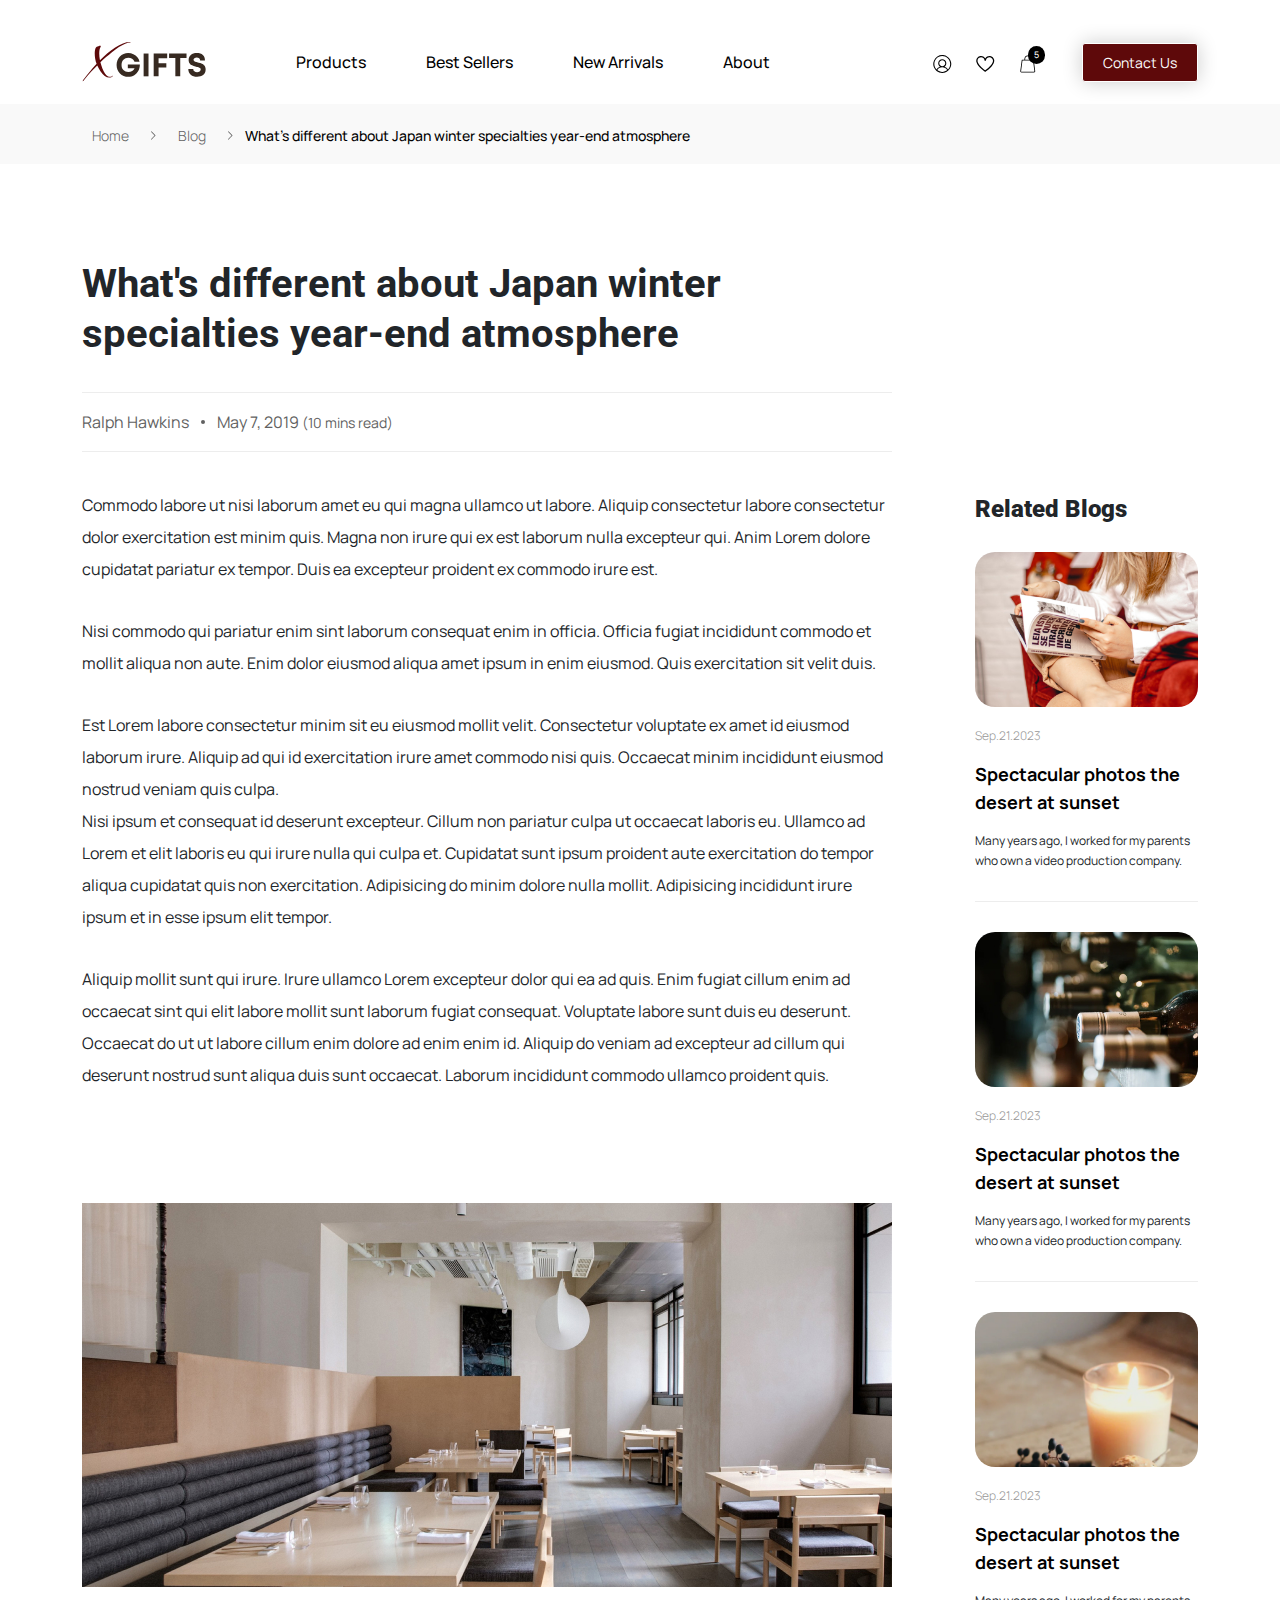
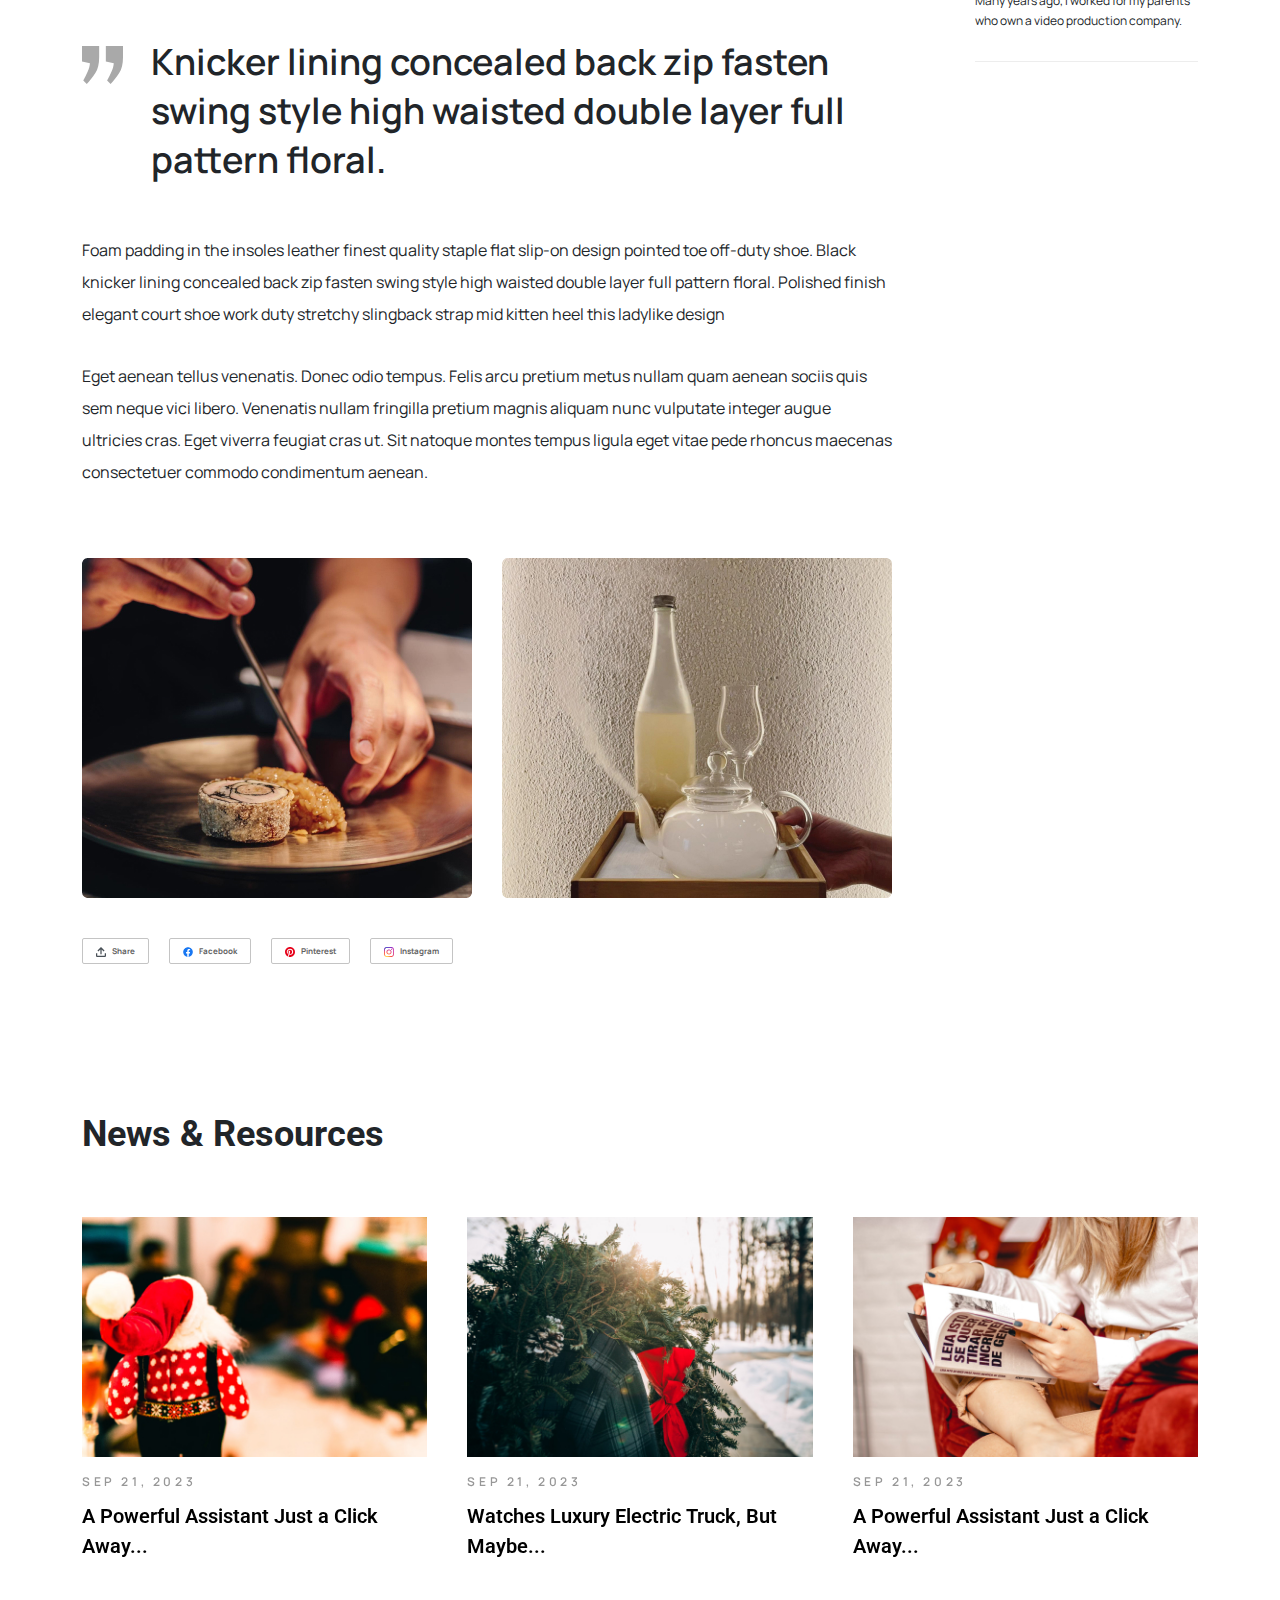
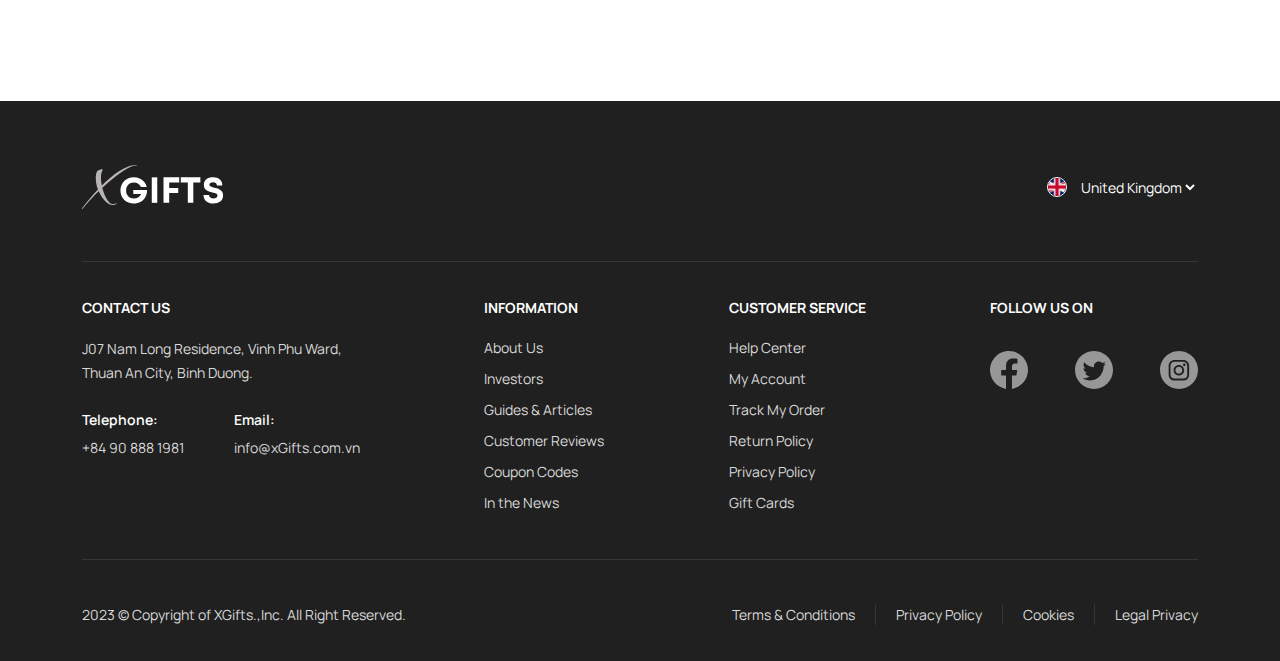
<file: blog-detail.html>
<!DOCTYPE html>
<html lang="en">
  <head>
    <meta charset="UTF-8" />
    <meta name="viewport" content="width=device-width, initial-scale=1.0" />
    <link rel="icon" type="image/x-icon" href="./assets/images/favicon.svg" />
    <!-- Library -->
    <link rel="stylesheet" href="./assets/bootstrap/css/bootstrap.min.css" />
    <link
      rel="stylesheet"
      href="https://cdn.jsdelivr.net/npm/swiper@11/swiper-bundle.min.css"
    />

    <!-- CSS -->
    <link rel="stylesheet" href="./assets/css/index.css" />

    <title>Blog Detail</title>
  </head>
  <body>
    <!-- START LOGIN
    ======================================= -->

    <div id="fhm-login">
      <div class="login-modal">
        <div class="heading-block">
          <h2 class="title">Login</h2>
        </div>
        <div class="login-input">
          <input type="text" placeholder="Email or Phone" class="login-email" />
          <div class="input-wrapper">
            <input
              type="password"
              placeholder="Password"
              class="login-password"
            />
            <div class="icon">
              <img src="./assets/images/icon/eye.svg" alt="Hidden/Show" />
            </div>
          </div>
        </div>
        <a href="#" title="Forgot your password?" class="forgot-password"
          >Forgot your password?</a
        >
        <button type="submit" class="button-solid">Login</button>
        <div class="login-separate-line">
          <div class="line"></div>
          <span class="text">or</span>
          <div class="line"></div>
        </div>
        <ul class="login-social">
          <li class="login-social-item">
            <a href="#" title="Sign in with Facebook"
              ><span class="icon">
                <img
                  src="./assets/images/icon/fb (2).svg"
                  alt="Facebook"
                /> </span
              >Sign in with Facebook</a
            >
          </li>
          <li class="login-social-item">
            <a href="#" title="Sign in with Google"
              ><span class="icon">
                <img
                  src="./assets/images/icon/google.svg"
                  alt="Google"
                /> </span
              >Sign in with Google</a
            >
          </li>
          <li class="login-social-item">
            <a href="#" title="Sign in with Apple"
              ><span class="icon">
                <img src="./assets/images/icon/apple.svg" alt="Apple" /> </span
              >Sign in with Apple</a
            >
          </li>
        </ul>
        <div class="login-signup">
          <p class="text">Do not have an account?</p>
          <a href="#" title="Register an account" class="link"
            >Register an account</a
          >
        </div>
        <button class="login-modal-close-button">
          <img src="./assets/images/icon/xmark.svg" alt="Close" />
        </button>
      </div>
    </div>
    <!-- END LOGIN
    ======================================= -->

    <!-- START HEADER
    ======================================= -->
    <header id="fhm-header">
      <div class="container">
        <a href="index.html" title="xGifts" class="header-logo">
          <img src="./assets/images/header-logo.svg" alt="header-logo" />
        </a>
        <div class="header-wrapper">
          <nav class="header-nav">
            <ul class="header-nav-list">
              <li class="header-nav-item">
                <a href="#" title="Products">Products</a>
              </li>
              <li class="header-nav-item">
                <a href="#" title="Best Sellers">Best Sellers</a>
              </li>
              <li class="header-nav-item">
                <a href="#" title="New Arrivals">New Arrivals</a>
              </li>
              <li class="header-nav-item">
                <a href="#" title="About">About</a>
              </li>
            </ul>
          </nav>
          <div class="header-button-wrapper">
            <a href="#" class="user-button" title="User">
              <img src="./assets/images/icon/user-black.svg" alt="User" />
            </a>
            <button type="button" class="wishlist-button">
              <img src="./assets/images/icon/heart-black.svg" alt="Wishlist" />
            </button>
            <button type="button" class="cart-button">
              <img src="./assets/images/icon/cart-black.svg" alt="Cart" />
              <span class="quantity">5</span>
            </button>
            <div
              class="show-menu-mobile d-block d-xl-none d-lg-none"
              type="button"
              data-bs-toggle="offcanvas"
              data-bs-target="#menumobile"
              aria-controls="menumobile"
            >
              <svg
                height="24"
                viewBox="0 0 16 16"
                width="24"
                xmlns="http://www.w3.org/2000/svg"
              >
                <g id="_31" data-name="31">
                  <path d="m15.5 4h-15a.5.5 0 0 1 0-1h15a.5.5 0 0 1 0 1z" />
                  <path d="m15.5 9h-15a.5.5 0 0 1 0-1h15a.5.5 0 0 1 0 1z" />
                  <path d="m15.5 14h-15a.5.5 0 0 1 0-1h15a.5.5 0 0 1 0 1z" />
                </g>
              </svg>
            </div>

            <a href="#" class="contact-button" title="Contact Us">
              Contact Us</a
            >
          </div>
        </div>
        <div
          class="offcanvas offcanvas-start"
          tabindex="-1"
          id="menumobile"
          aria-labelledby="menumobileLabel"
        >
          <div class="offcanvas-body">
            <button
              type="button"
              class="btn-close"
              data-bs-dismiss="offcanvas"
              aria-label="Close"
            ></button>

            <nav class="nav-mobile">
              <ul class="nav-list">
                <li class="position-relative">
                  <a href="#" class="nav-item">New</a>
                  <ul class="nav-list-lv0 collapse" id="collapsesubmenu-1">
                    <li class="position-relative">
                      <a href="#" class="nav-item">Women’s Dress</a>
                      <ul
                        class="nav-list-lv1 collapse"
                        id="collapsesubmenu-lv1-1"
                      >
                        <li>
                          <a href="#" class="nav-item">Culotte dress</a>
                        </li>
                        <li>
                          <a href="#" class="nav-item">Babydoll dress</a>
                        </li>
                        <li>
                          <a href="#" class="nav-item">Wrap around dress</a>
                        </li>
                        <li>
                          <a href="#" class="nav-item">Kimono dress</a>
                        </li>
                        <li>
                          <a href="#" class="nav-item">Bubble dress</a>
                        </li>
                        <li>
                          <a href="#" class="nav-item">Tutu dress</a>
                        </li>
                      </ul>

                      <div
                        class="close-sub-nav collapsed"
                        data-bs-toggle="collapse"
                        href="#collapsesubmenu-lv1-1"
                        role="button"
                        aria-expanded="false"
                        aria-controls="collapsesubmenulv1-1"
                      >
                        <svg
                          version="1.1"
                          id="Capa_1"
                          xmlns="http://www.w3.org/2000/svg"
                          xmlns:xlink="http://www.w3.org/1999/xlink"
                          x="0px"
                          y="0px"
                          viewBox="0 0 512 512"
                          style="enable-background: new 0 0 512 512"
                          xml:space="preserve"
                        >
                          <g>
                            <g>
                              <path
                                d="M492,236H276V20c0-11.046-8.954-20-20-20c-11.046,0-20,8.954-20,20v216H20c-11.046,0-20,8.954-20,20s8.954,20,20,20h216			v216c0,11.046,8.954,20,20,20s20-8.954,20-20V276h216c11.046,0,20-8.954,20-20C512,244.954,503.046,236,492,236z"
                              />
                            </g>
                          </g>
                          <g></g>
                          <g></g>
                          <g></g>
                          <g></g>
                          <g></g>
                          <g></g>
                          <g></g>
                          <g></g>
                          <g></g>
                          <g></g>
                          <g></g>
                          <g></g>
                          <g></g>
                          <g></g>
                          <g></g>
                        </svg>

                        <svg
                          id="svg1591"
                          height="24"
                          viewBox="0 0 6.3499999 6.3500002"
                          width="24"
                          xmlns="http://www.w3.org/2000/svg"
                          xmlns:svg="http://www.w3.org/2000/svg"
                        >
                          <g id="layer1" transform="translate(0 -290.65)">
                            <path
                              id="path2047"
                              d="m.79427278 293.56039a.2646485.2646485 0 0 0 0 .52917h4.76146822a.2646485.2646485 0 0 0 0-.52917z"
                              font-variant-ligatures="normal"
                              font-variant-position="normal"
                              font-variant-caps="normal"
                              font-variant-numeric="normal"
                              font-variant-alternates="normal"
                              font-feature-settings="normal"
                              text-indent="0"
                              text-align="start"
                              text-decoration-line="none"
                              text-decoration-style="solid"
                              text-decoration-color="rgb(0,0,0)"
                              text-transform="none"
                              text-orientation="mixed"
                              white-space="normal"
                              shape-padding="0"
                              isolation="auto"
                              mix-blend-mode="normal"
                              solid-color="rgb(0,0,0)"
                              solid-opacity="1"
                              vector-effect="none"
                            />
                          </g>
                        </svg>
                      </div>
                    </li>

                    <li class="position-relative">
                      <a href="#" class="nav-item">Men’s Fashion</a>
                      <ul
                        class="nav-list-lv1 collapse"
                        id="collapsesubmenu-lv1-2"
                      >
                        <li>
                          <a href="#" class="nav-item">Suit</a>
                        </li>
                        <li>
                          <a href="#" class="nav-item">Hawaiian shirt</a>
                        </li>
                        <li>
                          <a href="#" class="nav-item">Singlet</a>
                        </li>
                        <li>
                          <a href="#" class="nav-item">Business shoes</a>
                        </li>
                        <li>
                          <a href="#" class="nav-item">Flip flops</a>
                        </li>
                        <li>
                          <a href="#" class="nav-item">Shorts</a>
                        </li>
                      </ul>

                      <div
                        class="close-sub-nav collapsed"
                        data-bs-toggle="collapse"
                        href="#collapsesubmenu-lv1-2"
                        role="button"
                        aria-expanded="false"
                        aria-controls="collapsesubmenu-lv1-2"
                      >
                        <svg
                          version="1.1"
                          id="Capa_1"
                          xmlns="http://www.w3.org/2000/svg"
                          xmlns:xlink="http://www.w3.org/1999/xlink"
                          x="0px"
                          y="0px"
                          viewBox="0 0 512 512"
                          style="enable-background: new 0 0 512 512"
                          xml:space="preserve"
                        >
                          <g>
                            <g>
                              <path
                                d="M492,236H276V20c0-11.046-8.954-20-20-20c-11.046,0-20,8.954-20,20v216H20c-11.046,0-20,8.954-20,20s8.954,20,20,20h216			v216c0,11.046,8.954,20,20,20s20-8.954,20-20V276h216c11.046,0,20-8.954,20-20C512,244.954,503.046,236,492,236z"
                              />
                            </g>
                          </g>
                          <g></g>
                          <g></g>
                          <g></g>
                          <g></g>
                          <g></g>
                          <g></g>
                          <g></g>
                          <g></g>
                          <g></g>
                          <g></g>
                          <g></g>
                          <g></g>
                          <g></g>
                          <g></g>
                          <g></g>
                        </svg>

                        <svg
                          id="svg1591"
                          height="24"
                          viewBox="0 0 6.3499999 6.3500002"
                          width="24"
                          xmlns="http://www.w3.org/2000/svg"
                          xmlns:svg="http://www.w3.org/2000/svg"
                        >
                          <g id="layer1" transform="translate(0 -290.65)">
                            <path
                              id="path2047"
                              d="m.79427278 293.56039a.2646485.2646485 0 0 0 0 .52917h4.76146822a.2646485.2646485 0 0 0 0-.52917z"
                              font-variant-ligatures="normal"
                              font-variant-position="normal"
                              font-variant-caps="normal"
                              font-variant-numeric="normal"
                              font-variant-alternates="normal"
                              font-feature-settings="normal"
                              text-indent="0"
                              text-align="start"
                              text-decoration-line="none"
                              text-decoration-style="solid"
                              text-decoration-color="rgb(0,0,0)"
                              text-transform="none"
                              text-orientation="mixed"
                              white-space="normal"
                              shape-padding="0"
                              isolation="auto"
                              mix-blend-mode="normal"
                              solid-color="rgb(0,0,0)"
                              solid-opacity="1"
                              vector-effect="none"
                            />
                          </g>
                        </svg>
                      </div>
                    </li>
                    <li class="position-relative">
                      <a href="#" class="nav-item">Accessories</a>
                      <ul
                        class="nav-list-lv1 collapse"
                        id="collapsesubmenu-lv1-3"
                      >
                        <li>
                          <a href="#" class="nav-item">Sunglasses</a>
                        </li>
                        <li>
                          <a href="#" class="nav-item">Scarves</a>
                        </li>
                        <li>
                          <a href="#" class="nav-item">Belts</a>
                        </li>
                        <li>
                          <a href="#" class="nav-item">Shoes</a>
                        </li>
                      </ul>

                      <div
                        class="close-sub-nav collapsed"
                        data-bs-toggle="collapse"
                        href="#collapsesubmenu-lv1-3"
                        role="button"
                        aria-expanded="false"
                        aria-controls="collapsesubmenu-lv1-3"
                      >
                        <svg
                          version="1.1"
                          id="Capa_1"
                          xmlns="http://www.w3.org/2000/svg"
                          xmlns:xlink="http://www.w3.org/1999/xlink"
                          x="0px"
                          y="0px"
                          viewBox="0 0 512 512"
                          style="enable-background: new 0 0 512 512"
                          xml:space="preserve"
                        >
                          <g>
                            <g>
                              <path
                                d="M492,236H276V20c0-11.046-8.954-20-20-20c-11.046,0-20,8.954-20,20v216H20c-11.046,0-20,8.954-20,20s8.954,20,20,20h216			v216c0,11.046,8.954,20,20,20s20-8.954,20-20V276h216c11.046,0,20-8.954,20-20C512,244.954,503.046,236,492,236z"
                              />
                            </g>
                          </g>
                          <g></g>
                          <g></g>
                          <g></g>
                          <g></g>
                          <g></g>
                          <g></g>
                          <g></g>
                          <g></g>
                          <g></g>
                          <g></g>
                          <g></g>
                          <g></g>
                          <g></g>
                          <g></g>
                          <g></g>
                        </svg>

                        <svg
                          id="svg1591"
                          height="24"
                          viewBox="0 0 6.3499999 6.3500002"
                          width="24"
                          xmlns="http://www.w3.org/2000/svg"
                          xmlns:svg="http://www.w3.org/2000/svg"
                        >
                          <g id="layer1" transform="translate(0 -290.65)">
                            <path
                              id="path2047"
                              d="m.79427278 293.56039a.2646485.2646485 0 0 0 0 .52917h4.76146822a.2646485.2646485 0 0 0 0-.52917z"
                              font-variant-ligatures="normal"
                              font-variant-position="normal"
                              font-variant-caps="normal"
                              font-variant-numeric="normal"
                              font-variant-alternates="normal"
                              font-feature-settings="normal"
                              text-indent="0"
                              text-align="start"
                              text-decoration-line="none"
                              text-decoration-style="solid"
                              text-decoration-color="rgb(0,0,0)"
                              text-transform="none"
                              text-orientation="mixed"
                              white-space="normal"
                              shape-padding="0"
                              isolation="auto"
                              mix-blend-mode="normal"
                              solid-color="rgb(0,0,0)"
                              solid-opacity="1"
                              vector-effect="none"
                            />
                          </g>
                        </svg>
                      </div>
                    </li>
                    <li class="position-relative">
                      <a href="#" class="nav-item">Swim</a>
                      <ul
                        class="nav-list-lv1 collapse"
                        id="collapsesubmenu-lv1-4"
                      >
                        <li>
                          <a href="#" class="nav-item">Aqua Apparel</a>
                        </li>
                        <li>
                          <a href="#" class="nav-item">Go Exotic Swimwear</a>
                        </li>
                        <li>
                          <a href="#" class="nav-item">Surf Goddess</a>
                        </li>
                      </ul>

                      <div
                        class="close-sub-nav collapsed"
                        data-bs-toggle="collapse"
                        href="#collapsesubmenu-lv1-4"
                        role="button"
                        aria-expanded="false"
                        aria-controls="collapsesubmenu-lv1-4"
                      >
                        <svg
                          version="1.1"
                          id="Capa_1"
                          xmlns="http://www.w3.org/2000/svg"
                          xmlns:xlink="http://www.w3.org/1999/xlink"
                          x="0px"
                          y="0px"
                          viewBox="0 0 512 512"
                          style="enable-background: new 0 0 512 512"
                          xml:space="preserve"
                        >
                          <g>
                            <g>
                              <path
                                d="M492,236H276V20c0-11.046-8.954-20-20-20c-11.046,0-20,8.954-20,20v216H20c-11.046,0-20,8.954-20,20s8.954,20,20,20h216			v216c0,11.046,8.954,20,20,20s20-8.954,20-20V276h216c11.046,0,20-8.954,20-20C512,244.954,503.046,236,492,236z"
                              />
                            </g>
                          </g>
                          <g></g>
                          <g></g>
                          <g></g>
                          <g></g>
                          <g></g>
                          <g></g>
                          <g></g>
                          <g></g>
                          <g></g>
                          <g></g>
                          <g></g>
                          <g></g>
                          <g></g>
                          <g></g>
                          <g></g>
                        </svg>

                        <svg
                          id="svg1591"
                          height="24"
                          viewBox="0 0 6.3499999 6.3500002"
                          width="24"
                          xmlns="http://www.w3.org/2000/svg"
                          xmlns:svg="http://www.w3.org/2000/svg"
                        >
                          <g id="layer1" transform="translate(0 -290.65)">
                            <path
                              id="path2047"
                              d="m.79427278 293.56039a.2646485.2646485 0 0 0 0 .52917h4.76146822a.2646485.2646485 0 0 0 0-.52917z"
                              font-variant-ligatures="normal"
                              font-variant-position="normal"
                              font-variant-caps="normal"
                              font-variant-numeric="normal"
                              font-variant-alternates="normal"
                              font-feature-settings="normal"
                              text-indent="0"
                              text-align="start"
                              text-decoration-line="none"
                              text-decoration-style="solid"
                              text-decoration-color="rgb(0,0,0)"
                              text-transform="none"
                              text-orientation="mixed"
                              white-space="normal"
                              shape-padding="0"
                              isolation="auto"
                              mix-blend-mode="normal"
                              solid-color="rgb(0,0,0)"
                              solid-opacity="1"
                              vector-effect="none"
                            />
                          </g>
                        </svg>
                      </div>
                    </li>
                    <li class="position-relative">
                      <a href="#" class="nav-item">By Brands</a>
                      <ul
                        class="nav-list-lv1 collapse"
                        id="collapsesubmenu-lv1-5"
                      >
                        <li>
                          <a href="#" class="nav-item">Tiffany & Co</a>
                        </li>
                        <li>
                          <a href="#" class="nav-item">Zara</a>
                        </li>
                        <li>
                          <a href="#" class="nav-item">H&M</a>
                        </li>
                        <li>
                          <a href="#" class="nav-item">Cartier</a>
                        </li>
                        <li>
                          <a href="#" class="nav-item">Lululemon</a>
                        </li>
                      </ul>

                      <div
                        class="close-sub-nav collapsed"
                        data-bs-toggle="collapse"
                        href="#collapsesubmenu-lv1-5"
                        role="button"
                        aria-expanded="false"
                        aria-controls="collapsesubmenu-lv1-5"
                      >
                        <svg
                          version="1.1"
                          id="Capa_1"
                          xmlns="http://www.w3.org/2000/svg"
                          xmlns:xlink="http://www.w3.org/1999/xlink"
                          x="0px"
                          y="0px"
                          viewBox="0 0 512 512"
                          style="enable-background: new 0 0 512 512"
                          xml:space="preserve"
                        >
                          <g>
                            <g>
                              <path
                                d="M492,236H276V20c0-11.046-8.954-20-20-20c-11.046,0-20,8.954-20,20v216H20c-11.046,0-20,8.954-20,20s8.954,20,20,20h216			v216c0,11.046,8.954,20,20,20s20-8.954,20-20V276h216c11.046,0,20-8.954,20-20C512,244.954,503.046,236,492,236z"
                              />
                            </g>
                          </g>
                          <g></g>
                          <g></g>
                          <g></g>
                          <g></g>
                          <g></g>
                          <g></g>
                          <g></g>
                          <g></g>
                          <g></g>
                          <g></g>
                          <g></g>
                          <g></g>
                          <g></g>
                          <g></g>
                          <g></g>
                        </svg>

                        <svg
                          id="svg1591"
                          height="24"
                          viewBox="0 0 6.3499999 6.3500002"
                          width="24"
                          xmlns="http://www.w3.org/2000/svg"
                          xmlns:svg="http://www.w3.org/2000/svg"
                        >
                          <g id="layer1" transform="translate(0 -290.65)">
                            <path
                              id="path2047"
                              d="m.79427278 293.56039a.2646485.2646485 0 0 0 0 .52917h4.76146822a.2646485.2646485 0 0 0 0-.52917z"
                              font-variant-ligatures="normal"
                              font-variant-position="normal"
                              font-variant-caps="normal"
                              font-variant-numeric="normal"
                              font-variant-alternates="normal"
                              font-feature-settings="normal"
                              text-indent="0"
                              text-align="start"
                              text-decoration-line="none"
                              text-decoration-style="solid"
                              text-decoration-color="rgb(0,0,0)"
                              text-transform="none"
                              text-orientation="mixed"
                              white-space="normal"
                              shape-padding="0"
                              isolation="auto"
                              mix-blend-mode="normal"
                              solid-color="rgb(0,0,0)"
                              solid-opacity="1"
                              vector-effect="none"
                            />
                          </g>
                        </svg>
                      </div>
                    </li>
                  </ul>
                  <div
                    class="close-sub-nav collapsed"
                    data-bs-toggle="collapse"
                    href="#collapsesubmenu-1"
                    role="button"
                    aria-expanded="false"
                    aria-controls="collapsesubmenu-1"
                  >
                    <svg
                      version="1.1"
                      id="Capa_1"
                      xmlns="http://www.w3.org/2000/svg"
                      xmlns:xlink="http://www.w3.org/1999/xlink"
                      x="0px"
                      y="0px"
                      viewBox="0 0 512 512"
                      style="enable-background: new 0 0 512 512"
                      xml:space="preserve"
                    >
                      <g>
                        <g>
                          <path
                            d="M492,236H276V20c0-11.046-8.954-20-20-20c-11.046,0-20,8.954-20,20v216H20c-11.046,0-20,8.954-20,20s8.954,20,20,20h216			v216c0,11.046,8.954,20,20,20s20-8.954,20-20V276h216c11.046,0,20-8.954,20-20C512,244.954,503.046,236,492,236z"
                          />
                        </g>
                      </g>
                      <g></g>
                      <g></g>
                      <g></g>
                      <g></g>
                      <g></g>
                      <g></g>
                      <g></g>
                      <g></g>
                      <g></g>
                      <g></g>
                      <g></g>
                      <g></g>
                      <g></g>
                      <g></g>
                      <g></g>
                    </svg>

                    <svg
                      id="svg1591"
                      height="24"
                      viewBox="0 0 6.3499999 6.3500002"
                      width="24"
                      xmlns="http://www.w3.org/2000/svg"
                      xmlns:svg="http://www.w3.org/2000/svg"
                    >
                      <g id="layer1" transform="translate(0 -290.65)">
                        <path
                          id="path2047"
                          d="m.79427278 293.56039a.2646485.2646485 0 0 0 0 .52917h4.76146822a.2646485.2646485 0 0 0 0-.52917z"
                          font-variant-ligatures="normal"
                          font-variant-position="normal"
                          font-variant-caps="normal"
                          font-variant-numeric="normal"
                          font-variant-alternates="normal"
                          font-feature-settings="normal"
                          text-indent="0"
                          text-align="start"
                          text-decoration-line="none"
                          text-decoration-style="solid"
                          text-decoration-color="rgb(0,0,0)"
                          text-transform="none"
                          text-orientation="mixed"
                          white-space="normal"
                          shape-padding="0"
                          isolation="auto"
                          mix-blend-mode="normal"
                          solid-color="rgb(0,0,0)"
                          solid-opacity="1"
                          vector-effect="none"
                        />
                      </g>
                    </svg>
                  </div>
                </li>

                <li class="position-relative">
                  <a href="#" class="nav-item">Best Sellers</a>
                  <ul class="nav-list-lv0 collapse" id="collapsesubmenu">
                    <li><a href="/" class="nav-item">Women’s Dress</a></li>
                    <li><a href="/" class="nav-item">Men’s Fashion</a></li>
                    <li><a href="/" class="nav-item">Accessories</a></li>
                  </ul>
                  <div
                    class="close-sub-nav collapsed"
                    data-bs-toggle="collapse"
                    href="#collapsesubmenu"
                    role="button"
                    aria-expanded="false"
                    aria-controls="collapsesubmenu"
                  >
                    <svg
                      version="1.1"
                      id="Capa_1"
                      xmlns="http://www.w3.org/2000/svg"
                      xmlns:xlink="http://www.w3.org/1999/xlink"
                      x="0px"
                      y="0px"
                      viewBox="0 0 512 512"
                      style="enable-background: new 0 0 512 512"
                      xml:space="preserve"
                    >
                      <g>
                        <g>
                          <path
                            d="M492,236H276V20c0-11.046-8.954-20-20-20c-11.046,0-20,8.954-20,20v216H20c-11.046,0-20,8.954-20,20s8.954,20,20,20h216			v216c0,11.046,8.954,20,20,20s20-8.954,20-20V276h216c11.046,0,20-8.954,20-20C512,244.954,503.046,236,492,236z"
                          />
                        </g>
                      </g>
                      <g></g>
                      <g></g>
                      <g></g>
                      <g></g>
                      <g></g>
                      <g></g>
                      <g></g>
                      <g></g>
                      <g></g>
                      <g></g>
                      <g></g>
                      <g></g>
                      <g></g>
                      <g></g>
                      <g></g>
                    </svg>

                    <svg
                      id="svg1591"
                      height="24"
                      viewBox="0 0 6.3499999 6.3500002"
                      width="24"
                      xmlns="http://www.w3.org/2000/svg"
                      xmlns:svg="http://www.w3.org/2000/svg"
                    >
                      <g id="layer1" transform="translate(0 -290.65)">
                        <path
                          id="path2047"
                          d="m.79427278 293.56039a.2646485.2646485 0 0 0 0 .52917h4.76146822a.2646485.2646485 0 0 0 0-.52917z"
                          font-variant-ligatures="normal"
                          font-variant-position="normal"
                          font-variant-caps="normal"
                          font-variant-numeric="normal"
                          font-variant-alternates="normal"
                          font-feature-settings="normal"
                          text-indent="0"
                          text-align="start"
                          text-decoration-line="none"
                          text-decoration-style="solid"
                          text-decoration-color="rgb(0,0,0)"
                          text-transform="none"
                          text-orientation="mixed"
                          white-space="normal"
                          shape-padding="0"
                          isolation="auto"
                          mix-blend-mode="normal"
                          solid-color="rgb(0,0,0)"
                          solid-opacity="1"
                          vector-effect="none"
                        />
                      </g>
                    </svg>
                  </div>
                </li>
                <li><a href="#">Brands</a></li>
                <li><a href="#">Denim</a></li>
                <li><a href="#">Men</a></li>
                <li><a href="#">Swim</a></li>
                <li><a href="#">Sale</a></li>
              </ul>
            </nav>
          </div>
        </div>
      </div>
    </header>
    <!-- END HEADER
    ======================================= -->

    <!-- START CONTENT
    ======================================= -->

    <main id="fhm-blog-detail-content">
      <!-- START BREADCRUMB
    ======================================= -->

      <section id="fhm-blog-detail-breadcrumb" class="breadcrumb">
        <div class="container">
          <div class="breadcrumb-list">
            <a href="#" title="Home" class="breadcrumb-link">Home</a>
            <div class="breadcrumb-arrow">
              <svg
                width="5"
                height="9"
                viewBox="0 0 5 9"
                fill="none"
                xmlns="http://www.w3.org/2000/svg"
              >
                <path
                  d="M3.64526 4.49898C3.58546 4.44862 3.54769 4.4203 3.51307 4.38568C2.39577 3.26838 1.27532 2.15108 0.161169 1.03063C0.0919282 0.961387 0.0352768 0.866968 0.0100982 0.772548C-0.0308171 0.627771 0.0573075 0.470405 0.189495 0.394869C0.321683 0.319333 0.488491 0.328774 0.611237 0.426342C0.649004 0.454668 0.680478 0.489288 0.715099 0.52391C1.92997 1.73878 3.14483 2.95364 4.36285 4.16851C4.5989 4.40456 4.5989 4.5934 4.366 4.8263C3.13854 6.05376 1.91108 7.27807 0.686773 8.50553C0.570322 8.62198 0.441282 8.68807 0.274473 8.63771C0.0195399 8.56218 -0.0780273 8.26004 0.0824863 8.04916C0.110812 8.0114 0.145433 7.97992 0.180054 7.9453C1.29421 6.83115 2.41151 5.71385 3.52566 4.5997C3.55399 4.56822 3.59175 4.54304 3.64526 4.49898Z"
                  fill="#616161"
                />
              </svg>
            </div>
            <a href="#" title="Blog" class="breadcrumb-link">Blog</a>
            <div class="breadcrumb-arrow">
              <svg
                width="5"
                height="9"
                viewBox="0 0 5 9"
                fill="none"
                xmlns="http://www.w3.org/2000/svg"
              >
                <path
                  d="M3.64526 4.49898C3.58546 4.44862 3.54769 4.4203 3.51307 4.38568C2.39577 3.26838 1.27532 2.15108 0.161169 1.03063C0.0919282 0.961387 0.0352768 0.866968 0.0100982 0.772548C-0.0308171 0.627771 0.0573075 0.470405 0.189495 0.394869C0.321683 0.319333 0.488491 0.328774 0.611237 0.426342C0.649004 0.454668 0.680478 0.489288 0.715099 0.52391C1.92997 1.73878 3.14483 2.95364 4.36285 4.16851C4.5989 4.40456 4.5989 4.5934 4.366 4.8263C3.13854 6.05376 1.91108 7.27807 0.686773 8.50553C0.570322 8.62198 0.441282 8.68807 0.274473 8.63771C0.0195399 8.56218 -0.0780273 8.26004 0.0824863 8.04916C0.110812 8.0114 0.145433 7.97992 0.180054 7.9453C1.29421 6.83115 2.41151 5.71385 3.52566 4.5997C3.55399 4.56822 3.59175 4.54304 3.64526 4.49898Z"
                  fill="#616161"
                />
              </svg>
            </div>
            <a
              href="#"
              title="What's different about Japan winter specialties year-end atmosphere "
              class="breadcrumb-link-current"
              >What's different about Japan winter specialties year-end
              atmosphere
            </a>
          </div>
        </div>
      </section>
      <!-- END BREADCRUMB
    ======================================= -->
      <!-- START BLOG DETAIL
    ======================================= -->
      <section id="fhm-blog-detail">
        <div class="container">
          <div class="blog-detail-wrapper">
            <div class="blog-detail">
              <h1 class="title">
                What's different about Japan winter specialties year-end
                atmosphere
              </h1>
              <div class="info">
                <span class="author"> Ralph Hawkins </span>
                <span class="separate"></span>
                <span class="publish">
                  May 7, 2019 <span> (10 mins read)</span>
                </span>
              </div>
              <p class="para">
                Commodo labore ut nisi laborum amet eu qui magna ullamco ut
                labore. Aliquip consectetur labore consectetur dolor
                exercitation est minim quis. Magna non irure qui ex est laborum
                nulla excepteur qui. Anim Lorem dolore cupidatat pariatur ex
                tempor. Duis ea excepteur proident ex commodo irure est.
              </p>
              <p class="para">
                Nisi commodo qui pariatur enim sint laborum consequat enim in
                officia. Officia fugiat incididunt commodo et mollit aliqua non
                aute. Enim dolor eiusmod aliqua amet ipsum in enim eiusmod. Quis
                exercitation sit velit duis.
              </p>
              <p class="para">
                Est Lorem labore consectetur minim sit eu eiusmod mollit velit.
                Consectetur voluptate ex amet id eiusmod laborum irure. Aliquip
                ad qui id exercitation irure amet commodo nisi quis. Occaecat
                minim incididunt eiusmod nostrud veniam quis culpa. <br />
                Nisi ipsum et consequat id deserunt excepteur. Cillum non
                pariatur culpa ut occaecat laboris eu. Ullamco ad Lorem et elit
                laboris eu qui irure nulla qui culpa et. Cupidatat sunt ipsum
                proident aute exercitation do tempor aliqua cupidatat quis non
                exercitation. Adipisicing do minim dolore nulla mollit.
                Adipisicing incididunt irure ipsum et in esse ipsum elit tempor.
              </p>
              <p class="para">
                Aliquip mollit sunt qui irure. Irure ullamco Lorem excepteur
                dolor qui ea ad quis. Enim fugiat cillum enim ad occaecat sint
                qui elit labore mollit sunt laborum fugiat consequat. Voluptate
                labore sunt duis eu deserunt. Occaecat do ut ut labore cillum
                enim dolore ad enim enim id. Aliquip do veniam ad excepteur ad
                cillum qui deserunt nostrud sunt aliqua duis sunt occaecat.
                Laborum incididunt commodo ullamco proident quis.
              </p>
              <div class="image">
                <img src="./assets/images/news/10.jpg" alt="Inhouse" />
              </div>
              <blockquote class="quotes">
                <span class="icon">
                  <img
                    src="./assets/images/icon/quotation-mark.svg"
                    alt="Quotation mark"
                  />
                </span>
                Knicker lining concealed back zip fasten swing style high
                waisted double layer full pattern floral.
              </blockquote>
              <p class="para">
                Foam padding in the insoles leather finest quality staple flat
                slip-on design pointed toe off-duty shoe. Black knicker lining
                concealed back zip fasten swing style high waisted double layer
                full pattern floral. Polished finish elegant court shoe work
                duty stretchy slingback strap mid kitten heel this ladylike
                design
              </p>
              <p class="para">
                Eget aenean tellus venenatis. Donec odio tempus. Felis arcu
                pretium metus nullam quam aenean sociis quis sem neque vici
                libero. Venenatis nullam fringilla pretium magnis aliquam nunc
                vulputate integer augue ultricies cras. Eget viverra feugiat
                cras ut. Sit natoque montes tempus ligula eget vitae pede
                rhoncus maecenas consectetuer commodo condimentum aenean.
              </p>
              <div class="image-wrapper">
                <div class="swiper">
                  <div class="swiper-wrapper">
                    <div class="swiper-slide">
                      <div class="image">
                        <img src="./assets/images/news/11.jpg" alt="Sushi" />
                      </div>
                    </div>
                    <div class="swiper-slide">
                      <div class="image">
                        <img src="./assets/images/news/12.jpg" alt="Glass" />
                      </div>
                    </div>
                    <div class="swiper-slide">
                      <div class="image">
                        <img src="./assets/images/news/11.jpg" alt="Sushi" />
                      </div>
                    </div>
                    <div class="swiper-slide">
                      <div class="image">
                        <img src="./assets/images/news/12.jpg" alt="Glass" />
                      </div>
                    </div>
                    <div class="swiper-slide">
                      <div class="image">
                        <img src="./assets/images/news/11.jpg" alt="Sushi" />
                      </div>
                    </div>
                    <div class="swiper-slide">
                      <div class="image">
                        <img src="./assets/images/news/12.jpg" alt="Glass" />
                      </div>
                    </div>
                  </div>
                </div>
              </div>
              <ul class="share-list">
                <li class="share-item">
                  <a href="#" title="Share" class="share-button">
                    <span class="icon">
                      <img src="./assets/images/icon/share.svg" alt="Share" />
                    </span>
                    Share
                  </a>
                </li>
                <li class="share-item">
                  <a href="#" title="Facebook" class="share-button">
                    <span class="icon">
                      <img
                        src="./assets/images/icon/fb (2).svg"
                        alt="Facebook"
                      />
                    </span>
                    Facebook
                  </a>
                </li>
                <li class="share-item">
                  <a href="#" title="Pinterest" class="share-button">
                    <span class="icon">
                      <img
                        src="./assets/images/icon/pinterest-2.svg"
                        alt="Pinterest"
                      />
                    </span>
                    Pinterest
                  </a>
                </li>
                <li class="share-item">
                  <a href="#" title="Instagram" class="share-button">
                    <span class="icon">
                      <img
                        src="./assets/images/icon/ig-2.svg"
                        alt="Instagram"
                      />
                    </span>
                    Instagram
                  </a>
                </li>
              </ul>
            </div>
            <div class="blog-relate news">
              <h2 class="title">Related Blogs</h2>
              <ul class="blog-relate-list">
                <li class="blog-relate-item">
                  <div class="news-item">
                    <div class="news-item-image">
                      <img
                        src="./assets/images/news/3.jpg"
                        alt="Spectacular photos the desert at sunset"
                      />
                    </div>
                    <span class="news-item-publish"> Sep.21.2023 </span>
                    <a
                      href="#"
                      title="Spectacular photos the desert at sunset"
                      class="news-item-title"
                      >Spectacular photos the desert at sunset</a
                    >
                    <p class="news-item-desc">
                      Many years ago, I worked for my parents who own a video
                      production company.
                    </p>
                  </div>
                </li>
                <li class="blog-relate-item">
                  <div class="news-item">
                    <div class="news-item-image">
                      <img
                        src="./assets/images/news/4.jpg"
                        alt="Spectacular photos the desert at sunset"
                      />
                    </div>
                    <span class="news-item-publish"> Sep.21.2023 </span>
                    <a
                      href="#"
                      title="Spectacular photos the desert at sunset"
                      class="news-item-title"
                      >Spectacular photos the desert at sunset</a
                    >
                    <p class="news-item-desc">
                      Many years ago, I worked for my parents who own a video
                      production company.
                    </p>
                  </div>
                </li>
                <li class="blog-relate-item">
                  <div class="news-item">
                    <div class="news-item-image">
                      <img
                        src="./assets/images/news/5.jpg"
                        alt="Spectacular photos the desert at sunset"
                      />
                    </div>
                    <span class="news-item-publish"> Sep.21.2023 </span>
                    <a
                      href="#"
                      title="Spectacular photos the desert at sunset"
                      class="news-item-title"
                      >Spectacular photos the desert at sunset</a
                    >
                    <p class="news-item-desc">
                      Many years ago, I worked for my parents who own a video
                      production company.
                    </p>
                  </div>
                </li>
              </ul>
            </div>
          </div>
        </div>
      </section>
      <!-- END BLOG DETAIL
    ======================================= -->

      <!-- START NEWS
    ======================================= -->
      <section id="fhm-blog-detail-news" class="news">
        <div class="container">
          <div class="heading-block">
            <h2 class="title">News & Resources</h2>
          </div>
          <div class="news-slider">
            <div class="swiper">
              <div class="swiper-wrapper">
                <div class="swiper-slide">
                  <div class="news-item">
                    <div class="news-item-image">
                      <img
                        src="./assets/images/news/1.jpg"
                        alt="A Powerful Assistant Just a Click Away..."
                      />
                    </div>
                    <span class="news-item-publish"> Sep 21, 2023 </span>
                    <a
                      href="#"
                      title="A Powerful Assistant Just a Click Away..."
                      class="news-item-title"
                      >A Powerful Assistant Just a Click Away...</a
                    >
                  </div>
                </div>
                <div class="swiper-slide">
                  <div class="news-item">
                    <div class="news-item-image">
                      <img
                        src="./assets/images/news/2.jpg"
                        alt="Watches Luxury Electric Truck, But Maybe..."
                      />
                    </div>
                    <span class="news-item-publish"> Sep 21, 2023 </span>
                    <a
                      href="#"
                      title="Watches Luxury Electric Truck, But Maybe..."
                      class="news-item-title"
                      >Watches Luxury Electric Truck, But Maybe...</a
                    >
                  </div>
                </div>
                <div class="swiper-slide">
                  <div class="news-item">
                    <div class="news-item-image">
                      <img
                        src="./assets/images/news/3.jpg"
                        alt="A Powerful Assistant Just a Click Away..."
                      />
                    </div>
                    <span class="news-item-publish"> Sep 21, 2023 </span>
                    <a
                      href="#"
                      title="A Powerful Assistant Just a Click Away..."
                      class="news-item-title"
                      >A Powerful Assistant Just a Click Away...</a
                    >
                  </div>
                </div>
              </div>
            </div>
          </div>
        </div>
      </section>
      <!-- END NEWS
    ======================================= -->
    </main>
    <!-- END CONTENT
    ======================================= -->
    <footer id="fhm-footer">
      <div class="container">
        <div class="footer-heading">
          <a href="#" title="xGifts" class="footer-logo">
            <img src="./assets/images/footer-logo.svg" alt="xGifts" />
          </a>
          <div class="languages-wrapper">
            <div class="languages-image">
              <img src="./assets/images/flags/UK.png" alt="UK" />
            </div>
            <select id="languages">
              <option value="UK" selected>United Kingdom</option>
              <option value="VN">Viet Nam</option>
              <option value="US">United State</option>
              <option value="CN">China</option>
              <option value="JP">Japan</option>
            </select>
          </div>
        </div>
        <div class="footer-main">
          <div class="footer-content">
            <h3 class="title">Contact us</h3>
            <address class="address">
              J07 Nam Long Residence, Vinh Phu Ward, Thuan An City, Binh Duong.
            </address>
            <div class="footer-content-infor">
              <div class="infor">
                <h4 class="title">Telephone:</h4>
                <a href="tel:+84908881981" title="+84 90 888 1981"
                  >+84 90 888 1981</a
                >
              </div>
              <div class="infor">
                <h4 class="title">Email:</h4>
                <a href="mailto:info@xGifts.com.vn" title="info@xGifts.com.vn"
                  >info@xGifts.com.vn</a
                >
              </div>
            </div>
          </div>
          <div class="footer-content">
            <h3 class="title">information</h3>
            <ul class="footer-link-list">
              <li class="footer-link-item">
                <a href="#" title="About Us">About Us</a>
              </li>
              <li class="footer-link-item">
                <a href="#" title="Investors">Investors</a>
              </li>
              <li class="footer-link-item">
                <a href="#" title="Guides & Articles">Guides & Articles</a>
              </li>
              <li class="footer-link-item">
                <a href="#" title="Customer Reviews">Customer Reviews</a>
              </li>
              <li class="footer-link-item">
                <a href="#" title="Coupon Codes">Coupon Codes</a>
              </li>
              <li class="footer-link-item">
                <a href="#" title="In the News">In the News</a>
              </li>
            </ul>
          </div>
          <div class="footer-content">
            <h3 class="title">Customer Service</h3>
            <ul class="footer-link-list">
              <li class="footer-link-item">
                <a href="#" title="Help Center">Help Center</a>
              </li>
              <li class="footer-link-item">
                <a href="#" title="My Account">My Account</a>
              </li>
              <li class="footer-link-item">
                <a href="#" title="Track My Order">Track My Order</a>
              </li>
              <li class="footer-link-item">
                <a href="#" title="Return Policy">Return Policy</a>
              </li>
              <li class="footer-link-item">
                <a href="#" title="Privacy Policy">Privacy Policy</a>
              </li>
              <li class="footer-link-item">
                <a href="#" title="Gift Cards">Gift Cards</a>
              </li>
            </ul>
          </div>
          <div class="footer-content">
            <h3 class="title">Follow Us on</h3>
            <ul class="social-list">
              <li class="social-item">
                <a href="#" title="facebook">
                  <img src="./assets/images/icon/fb.svg" alt="facebook" />
                </a>
              </li>
              <li class="social-item">
                <a href="#" title="facebook">
                  <img src="./assets/images/icon/tw.svg" alt="twitter" />
                </a>
              </li>
              <li class="social-item">
                <a href="#" title="facebook">
                  <img src="./assets/images/icon/ig.svg" alt="instagram" />
                </a>
              </li>
            </ul>
          </div>
        </div>
        <div class="footer-end">
          <p class="copyrights">
            2023 © Copyright of XGifts.,Inc. All Right Reserved.
          </p>
          <ul class="footer-link-list">
            <li class="footer-link-item">
              <a href="#" title="Terms & Conditions">Terms & Conditions</a>
            </li>
            <li class="footer-link-item">
              <a href="#" title=" Privacy Policy"> Privacy Policy</a>
            </li>
            <li class="footer-link-item">
              <a href="#" title="Cookies">Cookies</a>
            </li>
            <li class="footer-link-item">
              <a href="#" title="Legal Privacy">Legal Privacy</a>
            </li>
          </ul>
        </div>
      </div>
    </footer>
    <!-- Library -->
    <script src="./assets/bootstrap/js/bootstrap.min.js"></script>
    <script src="https://cdn.jsdelivr.net/npm/swiper@11/swiper-bundle.min.js"></script>

    <!-- Javascript -->
    <script src="./assets/js/index.js"></script>
    <script src="./assets/js/blog-detail.js"></script>
  </body>
</html>
</file>
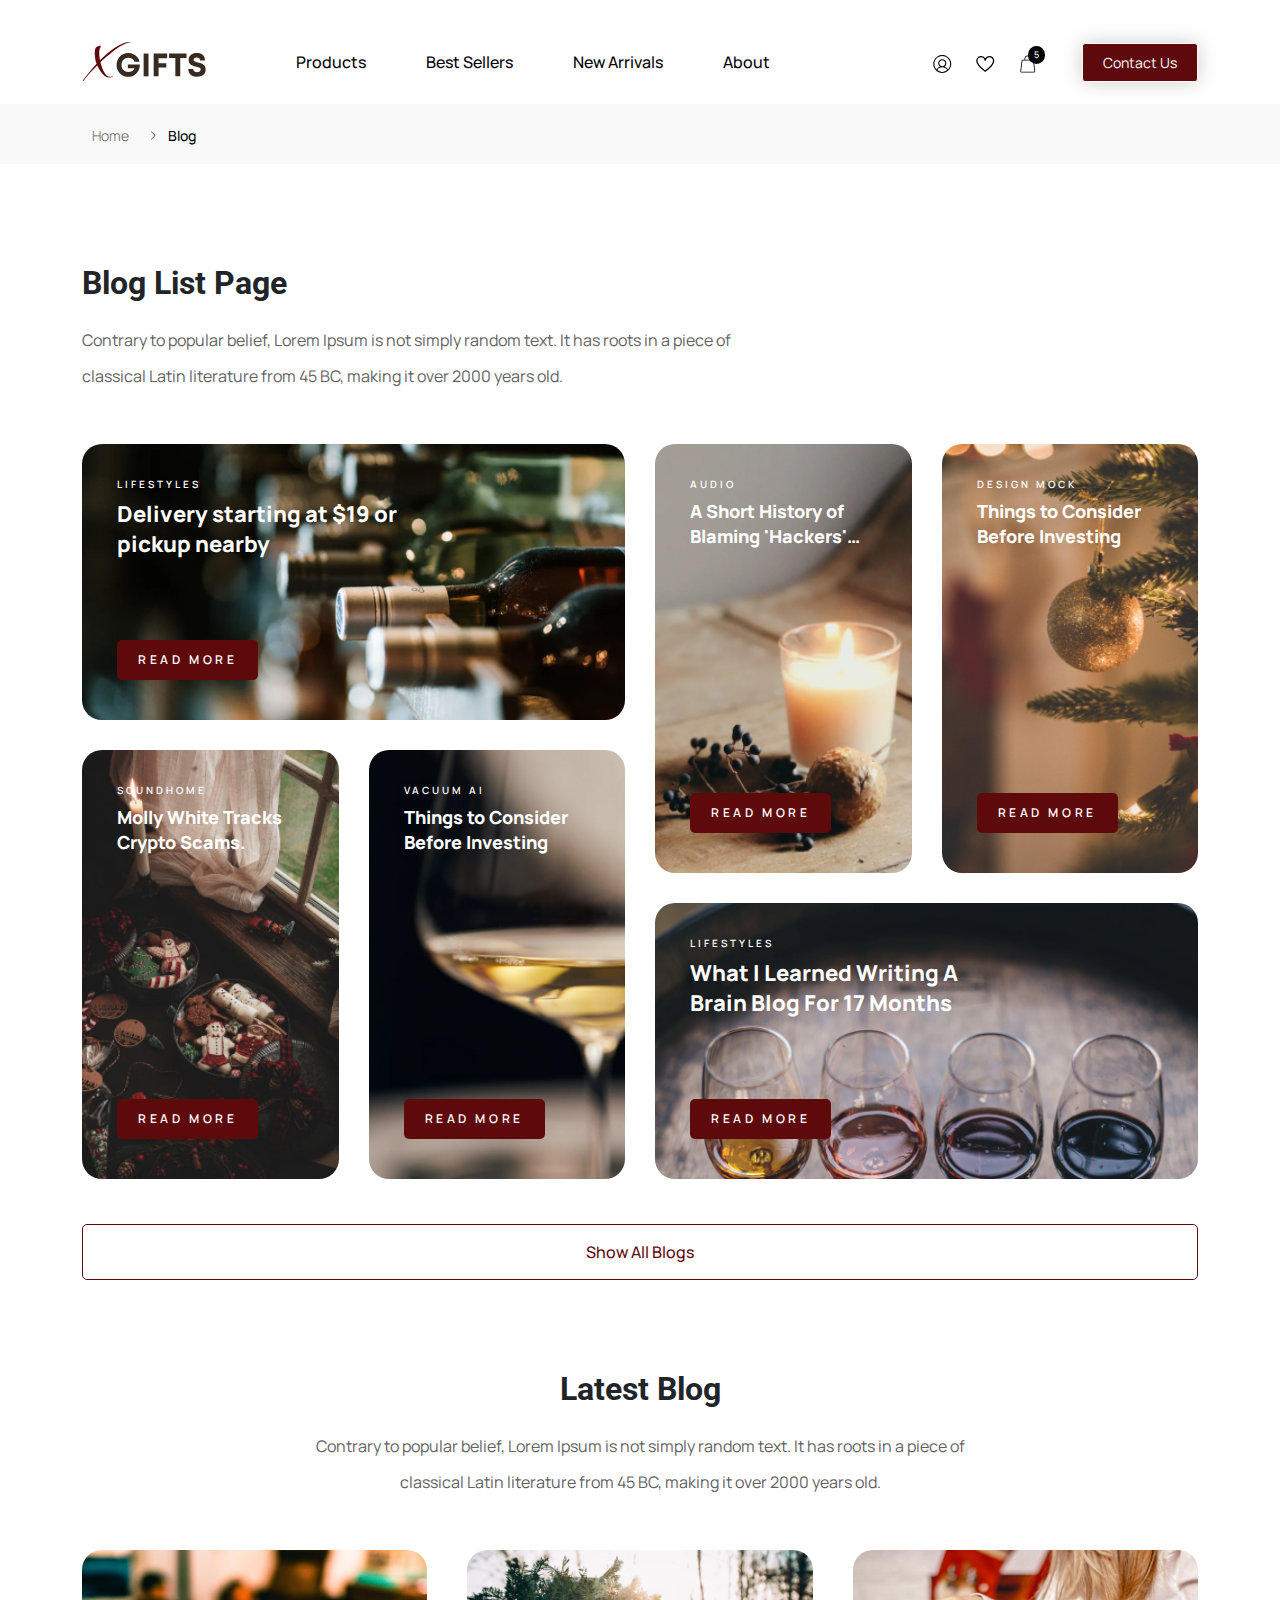
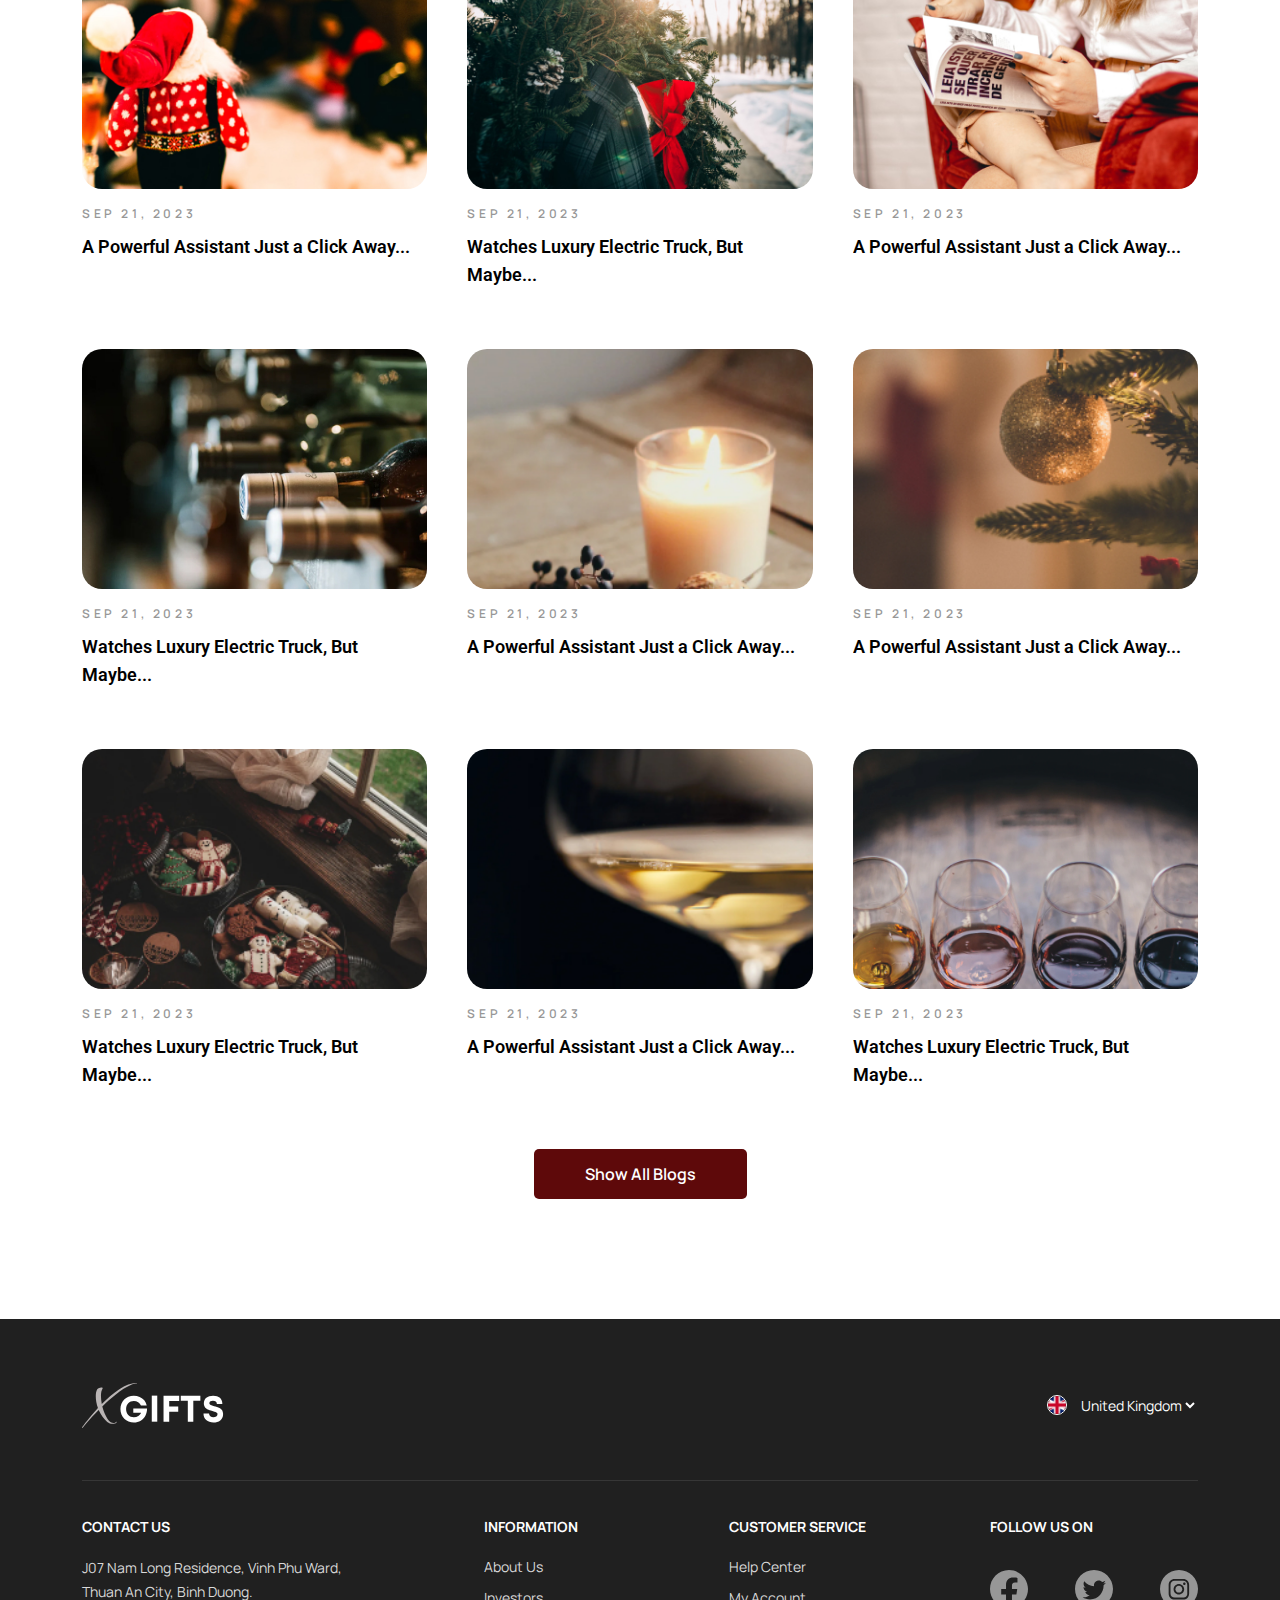
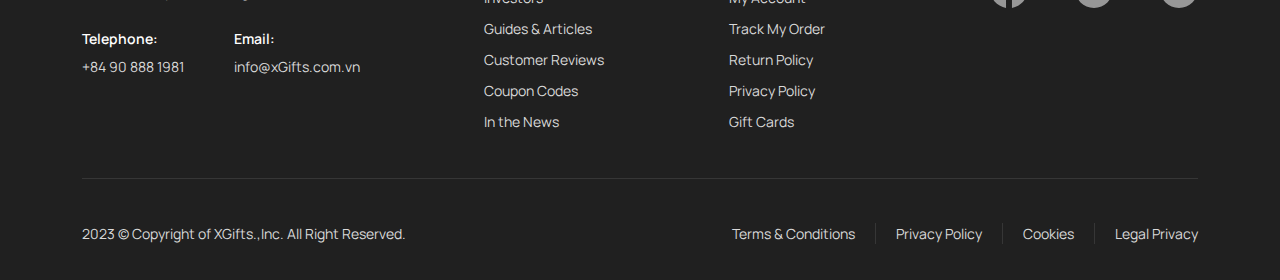
<file: blog-list.html>
<!DOCTYPE html>
<html lang="en">
  <head>
    <meta charset="UTF-8" />
    <meta name="viewport" content="width=device-width, initial-scale=1.0" />
    <link rel="icon" type="image/x-icon" href="./assets/images/favicon.svg" />
    <!-- Library -->
    <link rel="stylesheet" href="./assets/bootstrap/css/bootstrap.min.css" />
    <link
      rel="stylesheet"
      href="https://cdn.jsdelivr.net/npm/swiper@11/swiper-bundle.min.css"
    />

    <!-- CSS -->
    <link rel="stylesheet" href="./assets/css/index.css" />

    <title>Blog List</title>
  </head>
  <body>
    <!-- START LOGIN
    ======================================= -->

    <div id="fhm-login">
      <div class="login-modal">
        <div class="heading-block">
          <h2 class="title">Login</h2>
        </div>
        <div class="login-input">
          <input type="text" placeholder="Email or Phone" class="login-email" />
          <div class="input-wrapper">
            <input
              type="password"
              placeholder="Password"
              class="login-password"
            />
            <div class="icon">
              <img src="./assets/images/icon/eye.svg" alt="Hidden/Show" />
            </div>
          </div>
        </div>
        <a href="#" title="Forgot your password?" class="forgot-password"
          >Forgot your password?</a
        >
        <button type="submit" class="button-solid">Login</button>
        <div class="login-separate-line">
          <div class="line"></div>
          <span class="text">or</span>
          <div class="line"></div>
        </div>
        <ul class="login-social">
          <li class="login-social-item">
            <a href="#" title="Sign in with Facebook"
              ><span class="icon">
                <img
                  src="./assets/images/icon/fb (2).svg"
                  alt="Facebook"
                /> </span
              >Sign in with Facebook</a
            >
          </li>
          <li class="login-social-item">
            <a href="#" title="Sign in with Google"
              ><span class="icon">
                <img
                  src="./assets/images/icon/google.svg"
                  alt="Google"
                /> </span
              >Sign in with Google</a
            >
          </li>
          <li class="login-social-item">
            <a href="#" title="Sign in with Apple"
              ><span class="icon">
                <img src="./assets/images/icon/apple.svg" alt="Apple" /> </span
              >Sign in with Apple</a
            >
          </li>
        </ul>
        <div class="login-signup">
          <p class="text">Do not have an account?</p>
          <a href="#" title="Register an account" class="link"
            >Register an account</a
          >
        </div>
        <button class="login-modal-close-button">
          <img src="./assets/images/icon/xmark.svg" alt="Close" />
        </button>
      </div>
    </div>
    <!-- END LOGIN
    ======================================= -->

    <!-- START HEADER
    ======================================= -->
    <header id="fhm-header">
      <div class="container">
        <a href="index.html" title="xGifts" class="header-logo">
          <img src="./assets/images/header-logo.svg" alt="header-logo" />
        </a>
        <div class="header-wrapper">
          <nav class="header-nav">
            <ul class="header-nav-list">
              <li class="header-nav-item">
                <a href="#" title="Products">Products</a>
              </li>
              <li class="header-nav-item">
                <a href="#" title="Best Sellers">Best Sellers</a>
              </li>
              <li class="header-nav-item">
                <a href="#" title="New Arrivals">New Arrivals</a>
              </li>
              <li class="header-nav-item">
                <a href="#" title="About">About</a>
              </li>
            </ul>
          </nav>
          <div class="header-button-wrapper">
            <a href="#" class="user-button" title="User">
              <img src="./assets/images/icon/user-black.svg" alt="User" />
            </a>
            <button type="button" class="wishlist-button">
              <img src="./assets/images/icon/heart-black.svg" alt="Wishlist" />
            </button>
            <button type="button" class="cart-button">
              <img src="./assets/images/icon/cart-black.svg" alt="Cart" />
              <span class="quantity">5</span>
            </button>
            <div
              class="show-menu-mobile d-block d-xl-none d-lg-none"
              type="button"
              data-bs-toggle="offcanvas"
              data-bs-target="#menumobile"
              aria-controls="menumobile"
            >
              <svg
                height="24"
                viewBox="0 0 16 16"
                width="24"
                xmlns="http://www.w3.org/2000/svg"
              >
                <g id="_31" data-name="31">
                  <path d="m15.5 4h-15a.5.5 0 0 1 0-1h15a.5.5 0 0 1 0 1z" />
                  <path d="m15.5 9h-15a.5.5 0 0 1 0-1h15a.5.5 0 0 1 0 1z" />
                  <path d="m15.5 14h-15a.5.5 0 0 1 0-1h15a.5.5 0 0 1 0 1z" />
                </g>
              </svg>
            </div>

            <a href="#" class="contact-button" title="Contact Us">
              Contact Us</a
            >
          </div>
        </div>
        <div
          class="offcanvas offcanvas-start"
          tabindex="-1"
          id="menumobile"
          aria-labelledby="menumobileLabel"
        >
          <div class="offcanvas-body">
            <button
              type="button"
              class="btn-close"
              data-bs-dismiss="offcanvas"
              aria-label="Close"
            ></button>

            <nav class="nav-mobile">
              <ul class="nav-list">
                <li class="position-relative">
                  <a href="#" class="nav-item">New</a>
                  <ul class="nav-list-lv0 collapse" id="collapsesubmenu-1">
                    <li class="position-relative">
                      <a href="#" class="nav-item">Women’s Dress</a>
                      <ul
                        class="nav-list-lv1 collapse"
                        id="collapsesubmenu-lv1-1"
                      >
                        <li>
                          <a href="#" class="nav-item">Culotte dress</a>
                        </li>
                        <li>
                          <a href="#" class="nav-item">Babydoll dress</a>
                        </li>
                        <li>
                          <a href="#" class="nav-item">Wrap around dress</a>
                        </li>
                        <li>
                          <a href="#" class="nav-item">Kimono dress</a>
                        </li>
                        <li>
                          <a href="#" class="nav-item">Bubble dress</a>
                        </li>
                        <li>
                          <a href="#" class="nav-item">Tutu dress</a>
                        </li>
                      </ul>

                      <div
                        class="close-sub-nav collapsed"
                        data-bs-toggle="collapse"
                        href="#collapsesubmenu-lv1-1"
                        role="button"
                        aria-expanded="false"
                        aria-controls="collapsesubmenulv1-1"
                      >
                        <svg
                          version="1.1"
                          id="Capa_1"
                          xmlns="http://www.w3.org/2000/svg"
                          xmlns:xlink="http://www.w3.org/1999/xlink"
                          x="0px"
                          y="0px"
                          viewBox="0 0 512 512"
                          style="enable-background: new 0 0 512 512"
                          xml:space="preserve"
                        >
                          <g>
                            <g>
                              <path
                                d="M492,236H276V20c0-11.046-8.954-20-20-20c-11.046,0-20,8.954-20,20v216H20c-11.046,0-20,8.954-20,20s8.954,20,20,20h216			v216c0,11.046,8.954,20,20,20s20-8.954,20-20V276h216c11.046,0,20-8.954,20-20C512,244.954,503.046,236,492,236z"
                              />
                            </g>
                          </g>
                          <g></g>
                          <g></g>
                          <g></g>
                          <g></g>
                          <g></g>
                          <g></g>
                          <g></g>
                          <g></g>
                          <g></g>
                          <g></g>
                          <g></g>
                          <g></g>
                          <g></g>
                          <g></g>
                          <g></g>
                        </svg>

                        <svg
                          id="svg1591"
                          height="24"
                          viewBox="0 0 6.3499999 6.3500002"
                          width="24"
                          xmlns="http://www.w3.org/2000/svg"
                          xmlns:svg="http://www.w3.org/2000/svg"
                        >
                          <g id="layer1" transform="translate(0 -290.65)">
                            <path
                              id="path2047"
                              d="m.79427278 293.56039a.2646485.2646485 0 0 0 0 .52917h4.76146822a.2646485.2646485 0 0 0 0-.52917z"
                              font-variant-ligatures="normal"
                              font-variant-position="normal"
                              font-variant-caps="normal"
                              font-variant-numeric="normal"
                              font-variant-alternates="normal"
                              font-feature-settings="normal"
                              text-indent="0"
                              text-align="start"
                              text-decoration-line="none"
                              text-decoration-style="solid"
                              text-decoration-color="rgb(0,0,0)"
                              text-transform="none"
                              text-orientation="mixed"
                              white-space="normal"
                              shape-padding="0"
                              isolation="auto"
                              mix-blend-mode="normal"
                              solid-color="rgb(0,0,0)"
                              solid-opacity="1"
                              vector-effect="none"
                            />
                          </g>
                        </svg>
                      </div>
                    </li>

                    <li class="position-relative">
                      <a href="#" class="nav-item">Men’s Fashion</a>
                      <ul
                        class="nav-list-lv1 collapse"
                        id="collapsesubmenu-lv1-2"
                      >
                        <li>
                          <a href="#" class="nav-item">Suit</a>
                        </li>
                        <li>
                          <a href="#" class="nav-item">Hawaiian shirt</a>
                        </li>
                        <li>
                          <a href="#" class="nav-item">Singlet</a>
                        </li>
                        <li>
                          <a href="#" class="nav-item">Business shoes</a>
                        </li>
                        <li>
                          <a href="#" class="nav-item">Flip flops</a>
                        </li>
                        <li>
                          <a href="#" class="nav-item">Shorts</a>
                        </li>
                      </ul>

                      <div
                        class="close-sub-nav collapsed"
                        data-bs-toggle="collapse"
                        href="#collapsesubmenu-lv1-2"
                        role="button"
                        aria-expanded="false"
                        aria-controls="collapsesubmenu-lv1-2"
                      >
                        <svg
                          version="1.1"
                          id="Capa_1"
                          xmlns="http://www.w3.org/2000/svg"
                          xmlns:xlink="http://www.w3.org/1999/xlink"
                          x="0px"
                          y="0px"
                          viewBox="0 0 512 512"
                          style="enable-background: new 0 0 512 512"
                          xml:space="preserve"
                        >
                          <g>
                            <g>
                              <path
                                d="M492,236H276V20c0-11.046-8.954-20-20-20c-11.046,0-20,8.954-20,20v216H20c-11.046,0-20,8.954-20,20s8.954,20,20,20h216			v216c0,11.046,8.954,20,20,20s20-8.954,20-20V276h216c11.046,0,20-8.954,20-20C512,244.954,503.046,236,492,236z"
                              />
                            </g>
                          </g>
                          <g></g>
                          <g></g>
                          <g></g>
                          <g></g>
                          <g></g>
                          <g></g>
                          <g></g>
                          <g></g>
                          <g></g>
                          <g></g>
                          <g></g>
                          <g></g>
                          <g></g>
                          <g></g>
                          <g></g>
                        </svg>

                        <svg
                          id="svg1591"
                          height="24"
                          viewBox="0 0 6.3499999 6.3500002"
                          width="24"
                          xmlns="http://www.w3.org/2000/svg"
                          xmlns:svg="http://www.w3.org/2000/svg"
                        >
                          <g id="layer1" transform="translate(0 -290.65)">
                            <path
                              id="path2047"
                              d="m.79427278 293.56039a.2646485.2646485 0 0 0 0 .52917h4.76146822a.2646485.2646485 0 0 0 0-.52917z"
                              font-variant-ligatures="normal"
                              font-variant-position="normal"
                              font-variant-caps="normal"
                              font-variant-numeric="normal"
                              font-variant-alternates="normal"
                              font-feature-settings="normal"
                              text-indent="0"
                              text-align="start"
                              text-decoration-line="none"
                              text-decoration-style="solid"
                              text-decoration-color="rgb(0,0,0)"
                              text-transform="none"
                              text-orientation="mixed"
                              white-space="normal"
                              shape-padding="0"
                              isolation="auto"
                              mix-blend-mode="normal"
                              solid-color="rgb(0,0,0)"
                              solid-opacity="1"
                              vector-effect="none"
                            />
                          </g>
                        </svg>
                      </div>
                    </li>
                    <li class="position-relative">
                      <a href="#" class="nav-item">Accessories</a>
                      <ul
                        class="nav-list-lv1 collapse"
                        id="collapsesubmenu-lv1-3"
                      >
                        <li>
                          <a href="#" class="nav-item">Sunglasses</a>
                        </li>
                        <li>
                          <a href="#" class="nav-item">Scarves</a>
                        </li>
                        <li>
                          <a href="#" class="nav-item">Belts</a>
                        </li>
                        <li>
                          <a href="#" class="nav-item">Shoes</a>
                        </li>
                      </ul>

                      <div
                        class="close-sub-nav collapsed"
                        data-bs-toggle="collapse"
                        href="#collapsesubmenu-lv1-3"
                        role="button"
                        aria-expanded="false"
                        aria-controls="collapsesubmenu-lv1-3"
                      >
                        <svg
                          version="1.1"
                          id="Capa_1"
                          xmlns="http://www.w3.org/2000/svg"
                          xmlns:xlink="http://www.w3.org/1999/xlink"
                          x="0px"
                          y="0px"
                          viewBox="0 0 512 512"
                          style="enable-background: new 0 0 512 512"
                          xml:space="preserve"
                        >
                          <g>
                            <g>
                              <path
                                d="M492,236H276V20c0-11.046-8.954-20-20-20c-11.046,0-20,8.954-20,20v216H20c-11.046,0-20,8.954-20,20s8.954,20,20,20h216			v216c0,11.046,8.954,20,20,20s20-8.954,20-20V276h216c11.046,0,20-8.954,20-20C512,244.954,503.046,236,492,236z"
                              />
                            </g>
                          </g>
                          <g></g>
                          <g></g>
                          <g></g>
                          <g></g>
                          <g></g>
                          <g></g>
                          <g></g>
                          <g></g>
                          <g></g>
                          <g></g>
                          <g></g>
                          <g></g>
                          <g></g>
                          <g></g>
                          <g></g>
                        </svg>

                        <svg
                          id="svg1591"
                          height="24"
                          viewBox="0 0 6.3499999 6.3500002"
                          width="24"
                          xmlns="http://www.w3.org/2000/svg"
                          xmlns:svg="http://www.w3.org/2000/svg"
                        >
                          <g id="layer1" transform="translate(0 -290.65)">
                            <path
                              id="path2047"
                              d="m.79427278 293.56039a.2646485.2646485 0 0 0 0 .52917h4.76146822a.2646485.2646485 0 0 0 0-.52917z"
                              font-variant-ligatures="normal"
                              font-variant-position="normal"
                              font-variant-caps="normal"
                              font-variant-numeric="normal"
                              font-variant-alternates="normal"
                              font-feature-settings="normal"
                              text-indent="0"
                              text-align="start"
                              text-decoration-line="none"
                              text-decoration-style="solid"
                              text-decoration-color="rgb(0,0,0)"
                              text-transform="none"
                              text-orientation="mixed"
                              white-space="normal"
                              shape-padding="0"
                              isolation="auto"
                              mix-blend-mode="normal"
                              solid-color="rgb(0,0,0)"
                              solid-opacity="1"
                              vector-effect="none"
                            />
                          </g>
                        </svg>
                      </div>
                    </li>
                    <li class="position-relative">
                      <a href="#" class="nav-item">Swim</a>
                      <ul
                        class="nav-list-lv1 collapse"
                        id="collapsesubmenu-lv1-4"
                      >
                        <li>
                          <a href="#" class="nav-item">Aqua Apparel</a>
                        </li>
                        <li>
                          <a href="#" class="nav-item">Go Exotic Swimwear</a>
                        </li>
                        <li>
                          <a href="#" class="nav-item">Surf Goddess</a>
                        </li>
                      </ul>

                      <div
                        class="close-sub-nav collapsed"
                        data-bs-toggle="collapse"
                        href="#collapsesubmenu-lv1-4"
                        role="button"
                        aria-expanded="false"
                        aria-controls="collapsesubmenu-lv1-4"
                      >
                        <svg
                          version="1.1"
                          id="Capa_1"
                          xmlns="http://www.w3.org/2000/svg"
                          xmlns:xlink="http://www.w3.org/1999/xlink"
                          x="0px"
                          y="0px"
                          viewBox="0 0 512 512"
                          style="enable-background: new 0 0 512 512"
                          xml:space="preserve"
                        >
                          <g>
                            <g>
                              <path
                                d="M492,236H276V20c0-11.046-8.954-20-20-20c-11.046,0-20,8.954-20,20v216H20c-11.046,0-20,8.954-20,20s8.954,20,20,20h216			v216c0,11.046,8.954,20,20,20s20-8.954,20-20V276h216c11.046,0,20-8.954,20-20C512,244.954,503.046,236,492,236z"
                              />
                            </g>
                          </g>
                          <g></g>
                          <g></g>
                          <g></g>
                          <g></g>
                          <g></g>
                          <g></g>
                          <g></g>
                          <g></g>
                          <g></g>
                          <g></g>
                          <g></g>
                          <g></g>
                          <g></g>
                          <g></g>
                          <g></g>
                        </svg>

                        <svg
                          id="svg1591"
                          height="24"
                          viewBox="0 0 6.3499999 6.3500002"
                          width="24"
                          xmlns="http://www.w3.org/2000/svg"
                          xmlns:svg="http://www.w3.org/2000/svg"
                        >
                          <g id="layer1" transform="translate(0 -290.65)">
                            <path
                              id="path2047"
                              d="m.79427278 293.56039a.2646485.2646485 0 0 0 0 .52917h4.76146822a.2646485.2646485 0 0 0 0-.52917z"
                              font-variant-ligatures="normal"
                              font-variant-position="normal"
                              font-variant-caps="normal"
                              font-variant-numeric="normal"
                              font-variant-alternates="normal"
                              font-feature-settings="normal"
                              text-indent="0"
                              text-align="start"
                              text-decoration-line="none"
                              text-decoration-style="solid"
                              text-decoration-color="rgb(0,0,0)"
                              text-transform="none"
                              text-orientation="mixed"
                              white-space="normal"
                              shape-padding="0"
                              isolation="auto"
                              mix-blend-mode="normal"
                              solid-color="rgb(0,0,0)"
                              solid-opacity="1"
                              vector-effect="none"
                            />
                          </g>
                        </svg>
                      </div>
                    </li>
                    <li class="position-relative">
                      <a href="#" class="nav-item">By Brands</a>
                      <ul
                        class="nav-list-lv1 collapse"
                        id="collapsesubmenu-lv1-5"
                      >
                        <li>
                          <a href="#" class="nav-item">Tiffany & Co</a>
                        </li>
                        <li>
                          <a href="#" class="nav-item">Zara</a>
                        </li>
                        <li>
                          <a href="#" class="nav-item">H&M</a>
                        </li>
                        <li>
                          <a href="#" class="nav-item">Cartier</a>
                        </li>
                        <li>
                          <a href="#" class="nav-item">Lululemon</a>
                        </li>
                      </ul>

                      <div
                        class="close-sub-nav collapsed"
                        data-bs-toggle="collapse"
                        href="#collapsesubmenu-lv1-5"
                        role="button"
                        aria-expanded="false"
                        aria-controls="collapsesubmenu-lv1-5"
                      >
                        <svg
                          version="1.1"
                          id="Capa_1"
                          xmlns="http://www.w3.org/2000/svg"
                          xmlns:xlink="http://www.w3.org/1999/xlink"
                          x="0px"
                          y="0px"
                          viewBox="0 0 512 512"
                          style="enable-background: new 0 0 512 512"
                          xml:space="preserve"
                        >
                          <g>
                            <g>
                              <path
                                d="M492,236H276V20c0-11.046-8.954-20-20-20c-11.046,0-20,8.954-20,20v216H20c-11.046,0-20,8.954-20,20s8.954,20,20,20h216			v216c0,11.046,8.954,20,20,20s20-8.954,20-20V276h216c11.046,0,20-8.954,20-20C512,244.954,503.046,236,492,236z"
                              />
                            </g>
                          </g>
                          <g></g>
                          <g></g>
                          <g></g>
                          <g></g>
                          <g></g>
                          <g></g>
                          <g></g>
                          <g></g>
                          <g></g>
                          <g></g>
                          <g></g>
                          <g></g>
                          <g></g>
                          <g></g>
                          <g></g>
                        </svg>

                        <svg
                          id="svg1591"
                          height="24"
                          viewBox="0 0 6.3499999 6.3500002"
                          width="24"
                          xmlns="http://www.w3.org/2000/svg"
                          xmlns:svg="http://www.w3.org/2000/svg"
                        >
                          <g id="layer1" transform="translate(0 -290.65)">
                            <path
                              id="path2047"
                              d="m.79427278 293.56039a.2646485.2646485 0 0 0 0 .52917h4.76146822a.2646485.2646485 0 0 0 0-.52917z"
                              font-variant-ligatures="normal"
                              font-variant-position="normal"
                              font-variant-caps="normal"
                              font-variant-numeric="normal"
                              font-variant-alternates="normal"
                              font-feature-settings="normal"
                              text-indent="0"
                              text-align="start"
                              text-decoration-line="none"
                              text-decoration-style="solid"
                              text-decoration-color="rgb(0,0,0)"
                              text-transform="none"
                              text-orientation="mixed"
                              white-space="normal"
                              shape-padding="0"
                              isolation="auto"
                              mix-blend-mode="normal"
                              solid-color="rgb(0,0,0)"
                              solid-opacity="1"
                              vector-effect="none"
                            />
                          </g>
                        </svg>
                      </div>
                    </li>
                  </ul>
                  <div
                    class="close-sub-nav collapsed"
                    data-bs-toggle="collapse"
                    href="#collapsesubmenu-1"
                    role="button"
                    aria-expanded="false"
                    aria-controls="collapsesubmenu-1"
                  >
                    <svg
                      version="1.1"
                      id="Capa_1"
                      xmlns="http://www.w3.org/2000/svg"
                      xmlns:xlink="http://www.w3.org/1999/xlink"
                      x="0px"
                      y="0px"
                      viewBox="0 0 512 512"
                      style="enable-background: new 0 0 512 512"
                      xml:space="preserve"
                    >
                      <g>
                        <g>
                          <path
                            d="M492,236H276V20c0-11.046-8.954-20-20-20c-11.046,0-20,8.954-20,20v216H20c-11.046,0-20,8.954-20,20s8.954,20,20,20h216			v216c0,11.046,8.954,20,20,20s20-8.954,20-20V276h216c11.046,0,20-8.954,20-20C512,244.954,503.046,236,492,236z"
                          />
                        </g>
                      </g>
                      <g></g>
                      <g></g>
                      <g></g>
                      <g></g>
                      <g></g>
                      <g></g>
                      <g></g>
                      <g></g>
                      <g></g>
                      <g></g>
                      <g></g>
                      <g></g>
                      <g></g>
                      <g></g>
                      <g></g>
                    </svg>

                    <svg
                      id="svg1591"
                      height="24"
                      viewBox="0 0 6.3499999 6.3500002"
                      width="24"
                      xmlns="http://www.w3.org/2000/svg"
                      xmlns:svg="http://www.w3.org/2000/svg"
                    >
                      <g id="layer1" transform="translate(0 -290.65)">
                        <path
                          id="path2047"
                          d="m.79427278 293.56039a.2646485.2646485 0 0 0 0 .52917h4.76146822a.2646485.2646485 0 0 0 0-.52917z"
                          font-variant-ligatures="normal"
                          font-variant-position="normal"
                          font-variant-caps="normal"
                          font-variant-numeric="normal"
                          font-variant-alternates="normal"
                          font-feature-settings="normal"
                          text-indent="0"
                          text-align="start"
                          text-decoration-line="none"
                          text-decoration-style="solid"
                          text-decoration-color="rgb(0,0,0)"
                          text-transform="none"
                          text-orientation="mixed"
                          white-space="normal"
                          shape-padding="0"
                          isolation="auto"
                          mix-blend-mode="normal"
                          solid-color="rgb(0,0,0)"
                          solid-opacity="1"
                          vector-effect="none"
                        />
                      </g>
                    </svg>
                  </div>
                </li>

                <li class="position-relative">
                  <a href="#" class="nav-item">Best Sellers</a>
                  <ul class="nav-list-lv0 collapse" id="collapsesubmenu">
                    <li><a href="/" class="nav-item">Women’s Dress</a></li>
                    <li><a href="/" class="nav-item">Men’s Fashion</a></li>
                    <li><a href="/" class="nav-item">Accessories</a></li>
                  </ul>
                  <div
                    class="close-sub-nav collapsed"
                    data-bs-toggle="collapse"
                    href="#collapsesubmenu"
                    role="button"
                    aria-expanded="false"
                    aria-controls="collapsesubmenu"
                  >
                    <svg
                      version="1.1"
                      id="Capa_1"
                      xmlns="http://www.w3.org/2000/svg"
                      xmlns:xlink="http://www.w3.org/1999/xlink"
                      x="0px"
                      y="0px"
                      viewBox="0 0 512 512"
                      style="enable-background: new 0 0 512 512"
                      xml:space="preserve"
                    >
                      <g>
                        <g>
                          <path
                            d="M492,236H276V20c0-11.046-8.954-20-20-20c-11.046,0-20,8.954-20,20v216H20c-11.046,0-20,8.954-20,20s8.954,20,20,20h216			v216c0,11.046,8.954,20,20,20s20-8.954,20-20V276h216c11.046,0,20-8.954,20-20C512,244.954,503.046,236,492,236z"
                          />
                        </g>
                      </g>
                      <g></g>
                      <g></g>
                      <g></g>
                      <g></g>
                      <g></g>
                      <g></g>
                      <g></g>
                      <g></g>
                      <g></g>
                      <g></g>
                      <g></g>
                      <g></g>
                      <g></g>
                      <g></g>
                      <g></g>
                    </svg>

                    <svg
                      id="svg1591"
                      height="24"
                      viewBox="0 0 6.3499999 6.3500002"
                      width="24"
                      xmlns="http://www.w3.org/2000/svg"
                      xmlns:svg="http://www.w3.org/2000/svg"
                    >
                      <g id="layer1" transform="translate(0 -290.65)">
                        <path
                          id="path2047"
                          d="m.79427278 293.56039a.2646485.2646485 0 0 0 0 .52917h4.76146822a.2646485.2646485 0 0 0 0-.52917z"
                          font-variant-ligatures="normal"
                          font-variant-position="normal"
                          font-variant-caps="normal"
                          font-variant-numeric="normal"
                          font-variant-alternates="normal"
                          font-feature-settings="normal"
                          text-indent="0"
                          text-align="start"
                          text-decoration-line="none"
                          text-decoration-style="solid"
                          text-decoration-color="rgb(0,0,0)"
                          text-transform="none"
                          text-orientation="mixed"
                          white-space="normal"
                          shape-padding="0"
                          isolation="auto"
                          mix-blend-mode="normal"
                          solid-color="rgb(0,0,0)"
                          solid-opacity="1"
                          vector-effect="none"
                        />
                      </g>
                    </svg>
                  </div>
                </li>
                <li><a href="#">Brands</a></li>
                <li><a href="#">Denim</a></li>
                <li><a href="#">Men</a></li>
                <li><a href="#">Swim</a></li>
                <li><a href="#">Sale</a></li>
              </ul>
            </nav>
          </div>
        </div>
      </div>
    </header>
    <!-- END HEADER
    ======================================= -->

    <!-- START CONTENT
    ======================================= -->

    <main id="fhm-blog-list-content">
      <!-- START BREADCRUMB
    ======================================= -->

      <section id="fhm-blog-list-breadcrumb" class="breadcrumb">
        <div class="container">
          <div class="breadcrumb-list">
            <a href="#" title="Home" class="breadcrumb-link">Home</a>
            <div class="breadcrumb-arrow">
              <svg
                width="5"
                height="9"
                viewBox="0 0 5 9"
                fill="none"
                xmlns="http://www.w3.org/2000/svg"
              >
                <path
                  d="M3.64526 4.49898C3.58546 4.44862 3.54769 4.4203 3.51307 4.38568C2.39577 3.26838 1.27532 2.15108 0.161169 1.03063C0.0919282 0.961387 0.0352768 0.866968 0.0100982 0.772548C-0.0308171 0.627771 0.0573075 0.470405 0.189495 0.394869C0.321683 0.319333 0.488491 0.328774 0.611237 0.426342C0.649004 0.454668 0.680478 0.489288 0.715099 0.52391C1.92997 1.73878 3.14483 2.95364 4.36285 4.16851C4.5989 4.40456 4.5989 4.5934 4.366 4.8263C3.13854 6.05376 1.91108 7.27807 0.686773 8.50553C0.570322 8.62198 0.441282 8.68807 0.274473 8.63771C0.0195399 8.56218 -0.0780273 8.26004 0.0824863 8.04916C0.110812 8.0114 0.145433 7.97992 0.180054 7.9453C1.29421 6.83115 2.41151 5.71385 3.52566 4.5997C3.55399 4.56822 3.59175 4.54304 3.64526 4.49898Z"
                  fill="#616161"
                />
              </svg>
            </div>
            <a href="#" title="Blog" class="breadcrumb-link-current">Blog</a>
          </div>
        </div>
      </section>
      <!-- END BREADCRUMB
    ======================================= -->
      <!-- START CATEGORY
    ======================================= -->
      <section id="fhm-blog-list-category">
        <div class="container">
          <div class="heading-block">
            <h2 class="title">Blog List Page</h2>
            <p class="desc">
              Contrary to popular belief, Lorem Ipsum is not simply random text.
              It has roots in a piece of classical Latin literature from 45 BC,
              making it over 2000 years old.
            </p>
          </div>
          <div class="category-list">
            <div class="category-item">
              <div class="category-item-image">
                <img
                  src="./assets/images/news/4.jpg"
                  alt="Delivery starting at $19 or pickup nearby"
                />
              </div>
              <div class="category-item-content">
                <span class="badge"> Lifestyles </span>
                <a
                  href="#"
                  title="Delivery starting at $19 or pickup nearby"
                  class="title"
                  >Delivery starting at $19 or pickup nearby</a
                >
              </div>
              <a href="#" title="Read More" class="button-solid">Read More</a>
            </div>
            <div class="category-item">
              <div class="category-item-image">
                <img
                  src="./assets/images/news/5.jpg"
                  alt="A Short History of Blaming 'Hackers' like"
                />
              </div>
              <div class="category-item-content">
                <span class="badge"> Audio </span>
                <a
                  href="#"
                  title="A Short History of Blaming 'Hackers' like"
                  class="title"
                  >A Short History of Blaming 'Hackers' like</a
                >
              </div>
              <a href="#" title="Read More" class="button-solid">Read More</a>
            </div>
            <div class="category-item">
              <div class="category-item-image">
                <img
                  src="./assets/images/news/6.jpg"
                  alt="Things to Consider Before Investing"
                />
              </div>
              <div class="category-item-content">
                <span class="badge"> Design Mock </span>
                <a
                  href="#"
                  title="Things to Consider Before Investing"
                  class="title"
                  >Things to Consider Before Investing</a
                >
              </div>
              <a href="#" title="Read More" class="button-solid">Read More</a>
            </div>
            <div class="category-item">
              <div class="category-item-image">
                <img
                  src="./assets/images/news/7.jpg"
                  alt="Molly White Tracks Crypto Scams."
                />
              </div>
              <div class="category-item-content">
                <span class="badge"> Soundhome </span>
                <a
                  href="#"
                  title="Molly White Tracks Crypto Scams."
                  class="title"
                  >Molly White Tracks Crypto Scams.</a
                >
              </div>
              <a href="#" title="Read More" class="button-solid">Read More</a>
            </div>
            <div class="category-item">
              <div class="category-item-image">
                <img
                  src="./assets/images/news/8.jpg"
                  alt="Things to Consider Before Investing"
                />
              </div>
              <div class="category-item-content">
                <span class="badge"> Vacuum AI </span>
                <a
                  href="#"
                  title="Things to Consider Before Investing"
                  class="title"
                  >Things to Consider Before Investing</a
                >
              </div>
              <a href="#" title="Read More" class="button-solid">Read More</a>
            </div>
            <div class="category-item">
              <div class="category-item-image">
                <img
                  src="./assets/images/news/9.jpg"
                  alt="What I Learned Writing A Brain Blog For 17 Months"
                />
              </div>
              <div class="category-item-content">
                <span class="badge"> Lifestyles </span>
                <a
                  href="#"
                  title="What I Learned Writing A Brain Blog For 17 Months"
                  class="title"
                  >What I Learned Writing A Brain Blog For 17 Months</a
                >
              </div>
              <a href="#" title="Read More" class="button-solid">Read More</a>
            </div>
          </div>
          <a href="#" title="Show All Blogs" class="button-outline"
            >Show All Blogs</a
          >
        </div>
      </section>
      <!-- END CATEGORY
    ======================================= -->
      <!-- START LATEST
    ======================================= -->
      <section id="fhm-blog-list-latest" class="news">
        <div class="container">
          <div class="heading-block">
            <h2 class="title">Latest Blog</h2>
            <p class="desc">
              Contrary to popular belief, Lorem Ipsum is not simply random text.
              It has roots in a piece of classical Latin literature from 45 BC,
              making it over 2000 years old.
            </p>
          </div>
          <div class="latest-blog-group">
            <div class="news-item">
              <div class="news-item-image">
                <img
                  src="./assets/images/news/1.jpg"
                  alt="A Powerful Assistant Just a Click Away..."
                />
              </div>
              <span class="news-item-publish"> Sep 21, 2023 </span>
              <a
                href="#"
                title="A Powerful Assistant Just a Click Away..."
                class="news-item-title"
                >A Powerful Assistant Just a Click Away...</a
              >
            </div>
            <div class="news-item">
              <div class="news-item-image">
                <img
                  src="./assets/images/news/2.jpg"
                  alt="Watches Luxury Electric Truck, But Maybe..."
                />
              </div>
              <span class="news-item-publish"> Sep 21, 2023 </span>
              <a
                href="#"
                title="Watches Luxury Electric Truck, But Maybe..."
                class="news-item-title"
                >Watches Luxury Electric Truck, But Maybe...</a
              >
            </div>
            <div class="news-item">
              <div class="news-item-image">
                <img
                  src="./assets/images/news/3.jpg"
                  alt="A Powerful Assistant Just a Click Away..."
                />
              </div>
              <span class="news-item-publish"> Sep 21, 2023 </span>
              <a
                href="#"
                title="A Powerful Assistant Just a Click Away..."
                class="news-item-title"
                >A Powerful Assistant Just a Click Away...</a
              >
            </div>
            <div class="news-item">
              <div class="news-item-image">
                <img
                  src="./assets/images/news/4.jpg"
                  alt="Watches Luxury Electric Truck, But Maybe..."
                />
              </div>
              <span class="news-item-publish"> Sep 21, 2023 </span>
              <a
                href="#"
                title="Watches Luxury Electric Truck, But Maybe..."
                class="news-item-title"
                >Watches Luxury Electric Truck, But Maybe...</a
              >
            </div>
            <div class="news-item">
              <div class="news-item-image">
                <img
                  src="./assets/images/news/5.jpg"
                  alt="A Powerful Assistant Just a Click Away..."
                />
              </div>
              <span class="news-item-publish"> Sep 21, 2023 </span>
              <a
                href="#"
                title="A Powerful Assistant Just a Click Away..."
                class="news-item-title"
                >A Powerful Assistant Just a Click Away...</a
              >
            </div>
            <div class="news-item">
              <div class="news-item-image">
                <img
                  src="./assets/images/news/6.jpg"
                  alt="A Powerful Assistant Just a Click Away..."
                />
              </div>
              <span class="news-item-publish"> Sep 21, 2023 </span>
              <a
                href="#"
                title="A Powerful Assistant Just a Click Away..."
                class="news-item-title"
                >A Powerful Assistant Just a Click Away...</a
              >
            </div>
            <div class="news-item">
              <div class="news-item-image">
                <img
                  src="./assets/images/news/7.jpg"
                  alt="Watches Luxury Electric Truck, But Maybe..."
                />
              </div>
              <span class="news-item-publish"> Sep 21, 2023 </span>
              <a
                href="#"
                title="Watches Luxury Electric Truck, But Maybe..."
                class="news-item-title"
                >Watches Luxury Electric Truck, But Maybe...</a
              >
            </div>
            <div class="news-item">
              <div class="news-item-image">
                <img
                  src="./assets/images/news/8.jpg"
                  alt="A Powerful Assistant Just a Click Away..."
                />
              </div>
              <span class="news-item-publish"> Sep 21, 2023 </span>
              <a
                href="#"
                title="A Powerful Assistant Just a Click Away..."
                class="news-item-title"
                >A Powerful Assistant Just a Click Away...</a
              >
            </div>
            <div class="news-item">
              <div class="news-item-image">
                <img
                  src="./assets/images/news/9.jpg"
                  alt="Watches Luxury Electric Truck, But Maybe..."
                />
              </div>
              <span class="news-item-publish"> Sep 21, 2023 </span>
              <a
                href="#"
                title="Watches Luxury Electric Truck, But Maybe..."
                class="news-item-title"
                >Watches Luxury Electric Truck, But Maybe...</a
              >
            </div>
          </div>
          <a href="#" title="Show All Blogs" class="button-solid"
            >Show All Blogs</a
          >
        </div>
      </section>
      <!-- END LATEST
    ======================================= -->
    </main>
    <!-- END CONTENT
    ======================================= -->
    <footer id="fhm-footer">
      <div class="container">
        <div class="footer-heading">
          <a href="#" title="xGifts" class="footer-logo">
            <img src="./assets/images/footer-logo.svg" alt="xGifts" />
          </a>
          <div class="languages-wrapper">
            <div class="languages-image">
              <img src="./assets/images/flags/UK.png" alt="UK" />
            </div>
            <select id="languages">
              <option value="UK" selected>United Kingdom</option>
              <option value="VN">Viet Nam</option>
              <option value="US">United State</option>
              <option value="CN">China</option>
              <option value="JP">Japan</option>
            </select>
          </div>
        </div>
        <div class="footer-main">
          <div class="footer-content">
            <h3 class="title">Contact us</h3>
            <address class="address">
              J07 Nam Long Residence, Vinh Phu Ward, Thuan An City, Binh Duong.
            </address>
            <div class="footer-content-infor">
              <div class="infor">
                <h4 class="title">Telephone:</h4>
                <a href="tel:+84908881981" title="+84 90 888 1981"
                  >+84 90 888 1981</a
                >
              </div>
              <div class="infor">
                <h4 class="title">Email:</h4>
                <a href="mailto:info@xGifts.com.vn" title="info@xGifts.com.vn"
                  >info@xGifts.com.vn</a
                >
              </div>
            </div>
          </div>
          <div class="footer-content">
            <h3 class="title">information</h3>
            <ul class="footer-link-list">
              <li class="footer-link-item">
                <a href="#" title="About Us">About Us</a>
              </li>
              <li class="footer-link-item">
                <a href="#" title="Investors">Investors</a>
              </li>
              <li class="footer-link-item">
                <a href="#" title="Guides & Articles">Guides & Articles</a>
              </li>
              <li class="footer-link-item">
                <a href="#" title="Customer Reviews">Customer Reviews</a>
              </li>
              <li class="footer-link-item">
                <a href="#" title="Coupon Codes">Coupon Codes</a>
              </li>
              <li class="footer-link-item">
                <a href="#" title="In the News">In the News</a>
              </li>
            </ul>
          </div>
          <div class="footer-content">
            <h3 class="title">Customer Service</h3>
            <ul class="footer-link-list">
              <li class="footer-link-item">
                <a href="#" title="Help Center">Help Center</a>
              </li>
              <li class="footer-link-item">
                <a href="#" title="My Account">My Account</a>
              </li>
              <li class="footer-link-item">
                <a href="#" title="Track My Order">Track My Order</a>
              </li>
              <li class="footer-link-item">
                <a href="#" title="Return Policy">Return Policy</a>
              </li>
              <li class="footer-link-item">
                <a href="#" title="Privacy Policy">Privacy Policy</a>
              </li>
              <li class="footer-link-item">
                <a href="#" title="Gift Cards">Gift Cards</a>
              </li>
            </ul>
          </div>
          <div class="footer-content">
            <h3 class="title">Follow Us on</h3>
            <ul class="social-list">
              <li class="social-item">
                <a href="#" title="facebook">
                  <img src="./assets/images/icon/fb.svg" alt="facebook" />
                </a>
              </li>
              <li class="social-item">
                <a href="#" title="facebook">
                  <img src="./assets/images/icon/tw.svg" alt="twitter" />
                </a>
              </li>
              <li class="social-item">
                <a href="#" title="facebook">
                  <img src="./assets/images/icon/ig.svg" alt="instagram" />
                </a>
              </li>
            </ul>
          </div>
        </div>
        <div class="footer-end">
          <p class="copyrights">
            2023 © Copyright of XGifts.,Inc. All Right Reserved.
          </p>
          <ul class="footer-link-list">
            <li class="footer-link-item">
              <a href="#" title="Terms & Conditions">Terms & Conditions</a>
            </li>
            <li class="footer-link-item">
              <a href="#" title=" Privacy Policy"> Privacy Policy</a>
            </li>
            <li class="footer-link-item">
              <a href="#" title="Cookies">Cookies</a>
            </li>
            <li class="footer-link-item">
              <a href="#" title="Legal Privacy">Legal Privacy</a>
            </li>
          </ul>
        </div>
      </div>
    </footer>
    <!-- Library -->
    <script src="./assets/bootstrap/js/bootstrap.min.js"></script>
    <script src="https://cdn.jsdelivr.net/npm/swiper@11/swiper-bundle.min.js"></script>

    <!-- Javascript -->
    <script src="./assets/js/index.js"></script>
  </body>
</html>
</file>
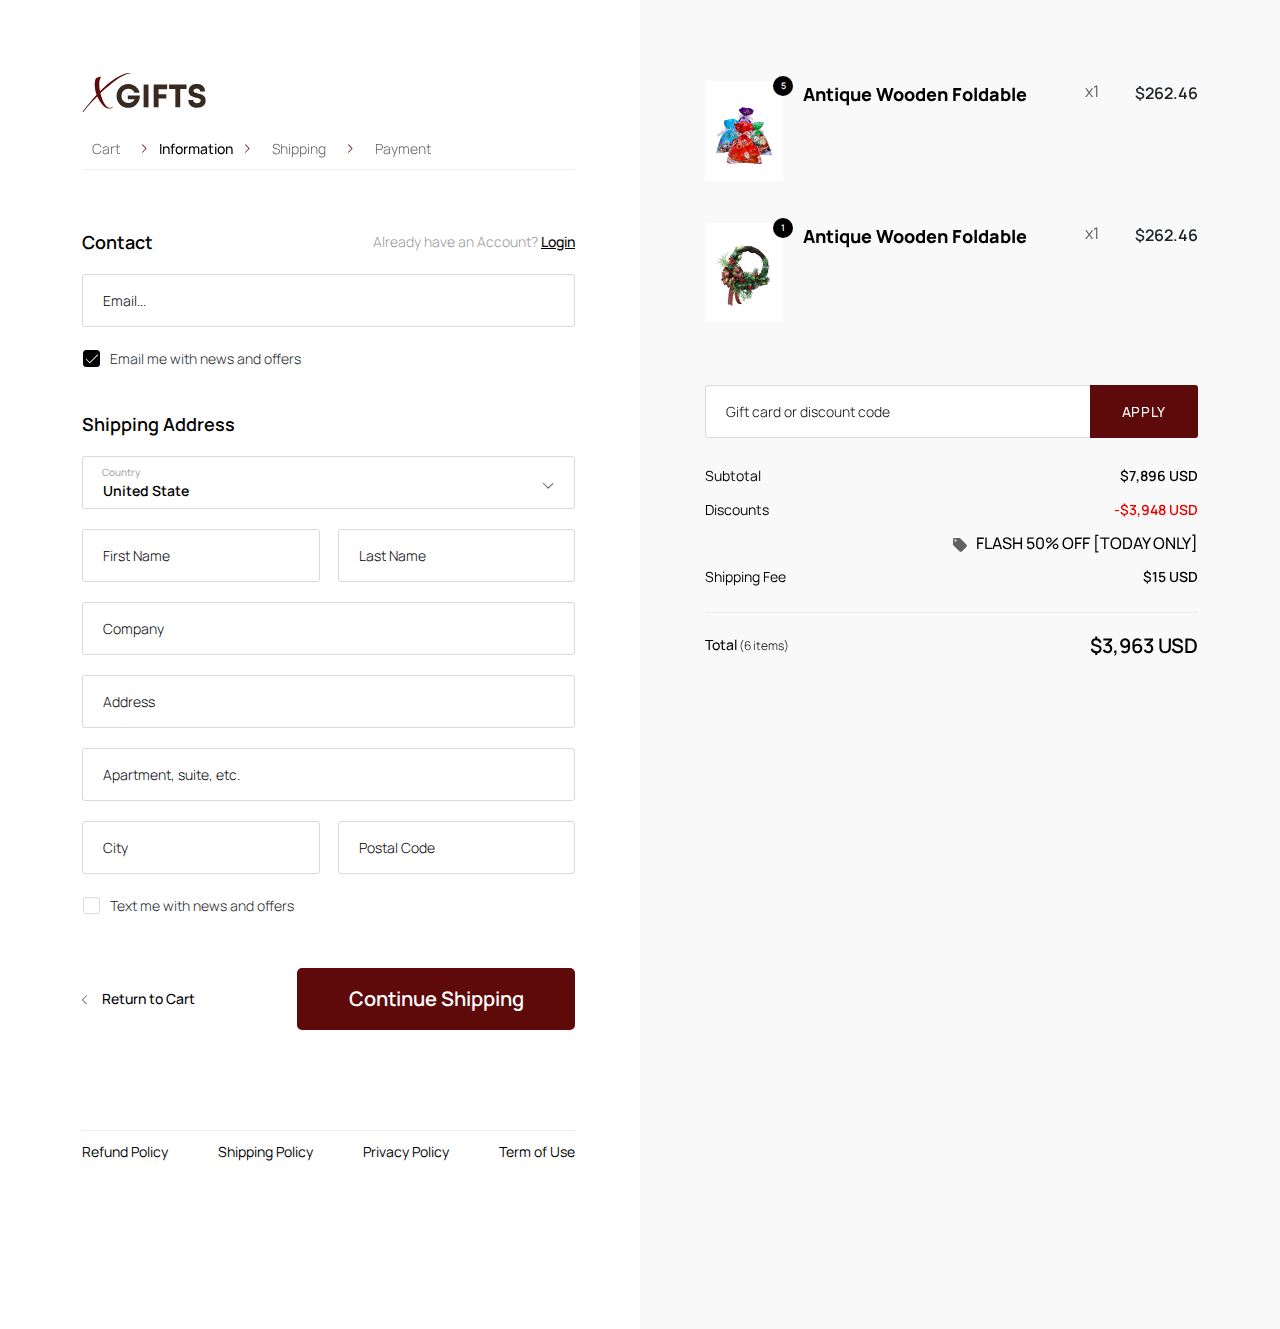
<file: checkout-payment-1.html>
<!DOCTYPE html>
<html lang="en">
  <head>
    <meta charset="UTF-8" />
    <meta name="viewport" content="width=device-width, initial-scale=1.0" />
    <link rel="icon" type="image/x-icon" href="./assets/images/favicon.svg" />
    <!-- Library -->
    <link rel="stylesheet" href="./assets/bootstrap/css/bootstrap.min.css" />
    <link
      rel="stylesheet"
      href="https://cdn.jsdelivr.net/npm/swiper@11/swiper-bundle.min.css"
    />

    <!-- CSS -->
    <link rel="stylesheet" href="./assets/css/index.css" />

    <title>Checkout Payment 1</title>
  </head>
  <body>
    <!-- START CONTENT
    ======================================= -->

    <main id="fhm-checkout-content">
      <!-- START CHECKOUT PAYMENT
    ======================================= -->
      <section id="fhm-checkout-1" class="checkout">
        <div class="container">
          <div class="checkout-wrapper">
            <div class="checkout-left">
              <a href="index.html" title="xGifts" class="header-logo">
                <img src="./assets/images/header-logo.svg" alt="header-logo" />
              </a>
              <!-- START BREADCRUMB
                ======================================= -->
              <section id="fhm-checkout-1-breadcrumb" class="breadcrumb">
                <div class="breadcrumb-list">
                  <a href="#" title="Home" class="breadcrumb-link">Cart</a>
                  <div class="breadcrumb-arrow">
                    <svg
                      width="5"
                      height="9"
                      viewBox="0 0 5 9"
                      fill="none"
                      xmlns="http://www.w3.org/2000/svg"
                    >
                      <path
                        d="M3.64526 4.49898C3.58546 4.44862 3.54769 4.4203 3.51307 4.38568C2.39577 3.26838 1.27532 2.15108 0.161169 1.03063C0.0919282 0.961387 0.0352768 0.866968 0.0100982 0.772548C-0.0308171 0.627771 0.0573075 0.470405 0.189495 0.394869C0.321683 0.319333 0.488491 0.328774 0.611237 0.426342C0.649004 0.454668 0.680478 0.489288 0.715099 0.52391C1.92997 1.73878 3.14483 2.95364 4.36285 4.16851C4.5989 4.40456 4.5989 4.5934 4.366 4.8263C3.13854 6.05376 1.91108 7.27807 0.686773 8.50553C0.570322 8.62198 0.441282 8.68807 0.274473 8.63771C0.0195399 8.56218 -0.0780273 8.26004 0.0824863 8.04916C0.110812 8.0114 0.145433 7.97992 0.180054 7.9453C1.29421 6.83115 2.41151 5.71385 3.52566 4.5997C3.55399 4.56822 3.59175 4.54304 3.64526 4.49898Z"
                        fill="#5E090A"
                      />
                    </svg>
                  </div>
                  <a
                    href="#"
                    title="Information"
                    class="breadcrumb-link-current"
                    >Information</a
                  >
                  <div class="breadcrumb-arrow">
                    <svg
                      width="5"
                      height="9"
                      viewBox="0 0 5 9"
                      fill="none"
                      xmlns="http://www.w3.org/2000/svg"
                    >
                      <path
                        d="M3.64526 4.49898C3.58546 4.44862 3.54769 4.4203 3.51307 4.38568C2.39577 3.26838 1.27532 2.15108 0.161169 1.03063C0.0919282 0.961387 0.0352768 0.866968 0.0100982 0.772548C-0.0308171 0.627771 0.0573075 0.470405 0.189495 0.394869C0.321683 0.319333 0.488491 0.328774 0.611237 0.426342C0.649004 0.454668 0.680478 0.489288 0.715099 0.52391C1.92997 1.73878 3.14483 2.95364 4.36285 4.16851C4.5989 4.40456 4.5989 4.5934 4.366 4.8263C3.13854 6.05376 1.91108 7.27807 0.686773 8.50553C0.570322 8.62198 0.441282 8.68807 0.274473 8.63771C0.0195399 8.56218 -0.0780273 8.26004 0.0824863 8.04916C0.110812 8.0114 0.145433 7.97992 0.180054 7.9453C1.29421 6.83115 2.41151 5.71385 3.52566 4.5997C3.55399 4.56822 3.59175 4.54304 3.64526 4.49898Z"
                        fill="#5E090A"
                      />
                    </svg>
                  </div>
                  <a href="#" title="Shipping" class="breadcrumb-link"
                    >Shipping</a
                  >
                  <div class="breadcrumb-arrow">
                    <svg
                      width="5"
                      height="9"
                      viewBox="0 0 5 9"
                      fill="none"
                      xmlns="http://www.w3.org/2000/svg"
                    >
                      <path
                        d="M3.64526 4.49898C3.58546 4.44862 3.54769 4.4203 3.51307 4.38568C2.39577 3.26838 1.27532 2.15108 0.161169 1.03063C0.0919282 0.961387 0.0352768 0.866968 0.0100982 0.772548C-0.0308171 0.627771 0.0573075 0.470405 0.189495 0.394869C0.321683 0.319333 0.488491 0.328774 0.611237 0.426342C0.649004 0.454668 0.680478 0.489288 0.715099 0.52391C1.92997 1.73878 3.14483 2.95364 4.36285 4.16851C4.5989 4.40456 4.5989 4.5934 4.366 4.8263C3.13854 6.05376 1.91108 7.27807 0.686773 8.50553C0.570322 8.62198 0.441282 8.68807 0.274473 8.63771C0.0195399 8.56218 -0.0780273 8.26004 0.0824863 8.04916C0.110812 8.0114 0.145433 7.97992 0.180054 7.9453C1.29421 6.83115 2.41151 5.71385 3.52566 4.5997C3.55399 4.56822 3.59175 4.54304 3.64526 4.49898Z"
                        fill="#5E090A"
                      />
                    </svg>
                  </div>
                  <a href="#" title="Payment" class="breadcrumb-link"
                    >Payment</a
                  >
                </div>
              </section>
              <!-- END BREADCRUMB
                ======================================= -->

              <form class="main-form">
                <div class="main-form-group">
                  <div
                    class="main-form-heading d-flex justify-content-between align-content-center"
                  >
                    <h4>Contact</h4>
                    <div class="login-question">
                      <p class="text-end">
                        Already have an Account?
                        <a href="#" title="Login">Login</a>
                      </p>
                    </div>
                  </div>
                  <div class="position-relative">
                    <div class="main-form-wrapper">
                      <input
                        type="email"
                        class="form-control main-form-control"
                        id="email-checkout"
                        placeholder="Email..."
                      />
                      <div class="clear-input position-absolute d-none">
                        <svg
                          width="16"
                          height="16"
                          viewBox="0 0 16 16"
                          fill="none"
                          xmlns="http://www.w3.org/2000/svg"
                        >
                          <path
                            d="M7.38593 16C7.77797 16 8.16965 16 8.56169 16C8.80162 15.965 9.04192 15.9346 9.28078 15.8943C11.2752 15.5561 12.9405 14.6182 14.1902 13.0282C15.9833 10.7468 16.4739 8.1725 15.5295 5.42536C14.5351 2.5325 12.4614 0.783926 9.47216 0.142855C9.17224 0.0785694 8.86518 0.0471411 8.56169 0.000354767H7.42164C7.39379 0.00964069 7.36629 0.0221405 7.33773 0.0274973C6.83144 0.118212 6.31372 0.168569 5.81992 0.304641C1.40539 1.52071 -1.10358 6.35321 0.474568 10.6632C1.51429 13.5025 3.56124 15.2254 6.51331 15.8589C6.80109 15.9207 7.09494 15.9536 7.38593 16ZM7.1892 8.00428C7.13243 7.94393 7.08923 7.89607 7.04388 7.85036C6.42333 7.21857 5.80136 6.58786 5.18224 5.95464C4.99086 5.75893 4.95587 5.48786 5.08155 5.26571C5.20152 5.05393 5.44145 4.935 5.68889 5.00286C5.81278 5.03714 5.93739 5.11786 6.02987 5.21C6.54866 5.725 7.05781 6.25 7.57017 6.77143C7.70656 6.91036 7.84367 7.04857 7.98756 7.19393C8.04576 7.13857 8.09324 7.09536 8.13859 7.05C8.76021 6.4275 9.38004 5.80321 10.0031 5.18214C10.2837 4.9025 10.6758 4.92107 10.9021 5.21821C11.0871 5.46071 11.0546 5.76107 10.8097 6.00428C10.177 6.6325 9.54178 7.25821 8.90802 7.88536C8.8716 7.92143 8.83911 7.96178 8.80805 7.99643C9.02442 8.21821 9.22901 8.43286 9.43931 8.64214C9.89455 9.09464 10.3566 9.54071 10.8082 9.99679C11.1449 10.3368 11.0089 10.8682 10.5608 10.9846C10.3319 11.0443 10.1434 10.9621 9.98131 10.7989C9.36505 10.1793 8.74664 9.56214 8.13216 8.94071C8.08789 8.89571 8.07075 8.82393 8.03969 8.7625C7.94721 8.85 7.91615 8.8775 7.88723 8.90643C7.27418 9.52071 6.66041 10.1343 6.04879 10.75C5.89776 10.9021 5.72566 10.9957 5.50786 10.9536C5.28792 10.9107 5.13439 10.7832 5.06405 10.5632C4.98836 10.3257 5.06512 10.1314 5.23222 9.96393C5.87848 9.31571 6.52545 8.66857 7.18813 8.00464L7.1892 8.00428Z"
                            fill="#C8C8C8"
                          ></path>
                        </svg>
                      </div>
                    </div>
                  </div>
                  <div class="main-form-check d-flex align-items-center">
                    <div class="checkbox">
                      <input
                        class=""
                        type="checkbox"
                        value="emailWithNews"
                        id="email-with-me"
                        checked
                      />
                      <span class="checkmark">
                        <svg
                          width="12"
                          height="10"
                          viewBox="0 0 12 10"
                          fill="none"
                          xmlns="http://www.w3.org/2000/svg"
                        >
                          <path
                            d="M11.9999 1.06561C11.9172 1.17643 11.8473 1.3004 11.7505 1.39619C9.20965 3.94004 6.66713 6.48248 4.12297 9.02351C4.03047 9.11601 3.93514 9.19842 3.79756 9.21486C3.61935 9.23622 3.48177 9.16626 3.35851 9.04276C2.29946 7.98199 1.23931 6.922 0.178071 5.86279C0.161635 5.84636 0.144965 5.82992 0.129469 5.81231C0.005032 5.67144 -0.0348819 5.51085 0.0308586 5.33475C0.0965992 5.15866 0.229254 5.05841 0.415441 5.03423C0.475718 5.02661 0.536922 5.03166 0.595138 5.04904C0.653355 5.06642 0.707304 5.09576 0.753535 5.13519C0.792327 5.16783 0.829321 5.20255 0.864355 5.2392C1.78691 6.16082 2.70908 7.08275 3.63086 8.005C3.65895 8.03747 3.68447 8.07209 3.70716 8.10854L3.7607 8.12262C3.78746 8.08013 3.80765 8.03035 3.84217 7.9956C6.27676 5.5607 8.71198 3.12626 11.1478 0.692297C11.2493 0.590634 11.3568 0.506345 11.5096 0.500475C11.7679 0.490614 11.9099 0.635009 11.9999 0.85477V1.06561Z"
                            fill="white"
                          />
                        </svg>
                      </span>
                    </div>
                    <label for="email-with-me" style="font-weight: 300"
                      >Email me with news and offers</label
                    >
                  </div>
                </div>
                <div class="main-form-group">
                  <div class="main-form-heading">
                    <h4>Shipping Address</h4>
                  </div>
                  <div class="main-form-select">
                    <label>Country</label>
                    <select class="main-form-control">
                      <option selected value="United State">
                        United State
                      </option>
                      <option value="Vietnam">Vietnam</option>
                    </select>
                    <div class="select-mark">
                      <svg
                        width="11"
                        height="6"
                        viewBox="0 0 11 6"
                        fill="none"
                        xmlns="http://www.w3.org/2000/svg"
                      >
                        <path
                          d="M5.156 4.52258C5.21847 4.44839 5.25362 4.40153 5.29657 4.35857C6.68278 2.97237 8.06898 1.58226 9.45909 0.199959C9.545 0.114053 9.66214 0.043767 9.77929 0.0125285C9.95891 -0.0382339 10.1541 0.0710999 10.2479 0.235102C10.3416 0.399103 10.3299 0.606058 10.2088 0.758345C10.1737 0.805203 10.1307 0.844251 10.0878 0.887204C8.58051 2.39446 7.07326 3.90171 5.566 5.41287C5.27314 5.70573 5.03885 5.70573 4.7499 5.41678C3.22702 3.8939 1.70805 2.37103 0.185181 0.852061C0.0407028 0.707584 -0.041298 0.547486 0.0211789 0.340532C0.114894 0.0242427 0.489755 -0.0968065 0.751377 0.102339C0.798235 0.137482 0.837283 0.180435 0.880236 0.223388C2.26254 1.60569 3.64874 2.99189 5.03104 4.37419C5.07009 4.40934 5.10133 4.4562 5.156 4.52258Z"
                          fill="#616161"
                        />
                      </svg>
                    </div>
                  </div>
                  <div class="row">
                    <div class="col main-form-left">
                      <div class="main-form-wrapper">
                        <input
                          type="text"
                          class="form-control main-form-control"
                          id="first-name"
                          placeholder="First Name"
                        />
                        <div class="clear-input position-absolute d-none">
                          <svg
                            width="16"
                            height="16"
                            viewBox="0 0 16 16"
                            fill="none"
                            xmlns="http://www.w3.org/2000/svg"
                          >
                            <path
                              d="M7.38593 16C7.77797 16 8.16965 16 8.56169 16C8.80162 15.965 9.04192 15.9346 9.28078 15.8943C11.2752 15.5561 12.9405 14.6182 14.1902 13.0282C15.9833 10.7468 16.4739 8.1725 15.5295 5.42536C14.5351 2.5325 12.4614 0.783926 9.47216 0.142855C9.17224 0.0785694 8.86518 0.0471411 8.56169 0.000354767H7.42164C7.39379 0.00964069 7.36629 0.0221405 7.33773 0.0274973C6.83144 0.118212 6.31372 0.168569 5.81992 0.304641C1.40539 1.52071 -1.10358 6.35321 0.474568 10.6632C1.51429 13.5025 3.56124 15.2254 6.51331 15.8589C6.80109 15.9207 7.09494 15.9536 7.38593 16ZM7.1892 8.00428C7.13243 7.94393 7.08923 7.89607 7.04388 7.85036C6.42333 7.21857 5.80136 6.58786 5.18224 5.95464C4.99086 5.75893 4.95587 5.48786 5.08155 5.26571C5.20152 5.05393 5.44145 4.935 5.68889 5.00286C5.81278 5.03714 5.93739 5.11786 6.02987 5.21C6.54866 5.725 7.05781 6.25 7.57017 6.77143C7.70656 6.91036 7.84367 7.04857 7.98756 7.19393C8.04576 7.13857 8.09324 7.09536 8.13859 7.05C8.76021 6.4275 9.38004 5.80321 10.0031 5.18214C10.2837 4.9025 10.6758 4.92107 10.9021 5.21821C11.0871 5.46071 11.0546 5.76107 10.8097 6.00428C10.177 6.6325 9.54178 7.25821 8.90802 7.88536C8.8716 7.92143 8.83911 7.96178 8.80805 7.99643C9.02442 8.21821 9.22901 8.43286 9.43931 8.64214C9.89455 9.09464 10.3566 9.54071 10.8082 9.99679C11.1449 10.3368 11.0089 10.8682 10.5608 10.9846C10.3319 11.0443 10.1434 10.9621 9.98131 10.7989C9.36505 10.1793 8.74664 9.56214 8.13216 8.94071C8.08789 8.89571 8.07075 8.82393 8.03969 8.7625C7.94721 8.85 7.91615 8.8775 7.88723 8.90643C7.27418 9.52071 6.66041 10.1343 6.04879 10.75C5.89776 10.9021 5.72566 10.9957 5.50786 10.9536C5.28792 10.9107 5.13439 10.7832 5.06405 10.5632C4.98836 10.3257 5.06512 10.1314 5.23222 9.96393C5.87848 9.31571 6.52545 8.66857 7.18813 8.00464L7.1892 8.00428Z"
                              fill="#C8C8C8"
                            ></path>
                          </svg>
                        </div>
                      </div>
                    </div>
                    <div class="col main-form-right">
                      <div class="main-form-wrapper">
                        <input
                          type="text"
                          class="form-control main-form-control"
                          id="last-name"
                          placeholder="Last Name"
                        />
                        <div class="clear-input position-absolute d-none">
                          <svg
                            width="16"
                            height="16"
                            viewBox="0 0 16 16"
                            fill="none"
                            xmlns="http://www.w3.org/2000/svg"
                          >
                            <path
                              d="M7.38593 16C7.77797 16 8.16965 16 8.56169 16C8.80162 15.965 9.04192 15.9346 9.28078 15.8943C11.2752 15.5561 12.9405 14.6182 14.1902 13.0282C15.9833 10.7468 16.4739 8.1725 15.5295 5.42536C14.5351 2.5325 12.4614 0.783926 9.47216 0.142855C9.17224 0.0785694 8.86518 0.0471411 8.56169 0.000354767H7.42164C7.39379 0.00964069 7.36629 0.0221405 7.33773 0.0274973C6.83144 0.118212 6.31372 0.168569 5.81992 0.304641C1.40539 1.52071 -1.10358 6.35321 0.474568 10.6632C1.51429 13.5025 3.56124 15.2254 6.51331 15.8589C6.80109 15.9207 7.09494 15.9536 7.38593 16ZM7.1892 8.00428C7.13243 7.94393 7.08923 7.89607 7.04388 7.85036C6.42333 7.21857 5.80136 6.58786 5.18224 5.95464C4.99086 5.75893 4.95587 5.48786 5.08155 5.26571C5.20152 5.05393 5.44145 4.935 5.68889 5.00286C5.81278 5.03714 5.93739 5.11786 6.02987 5.21C6.54866 5.725 7.05781 6.25 7.57017 6.77143C7.70656 6.91036 7.84367 7.04857 7.98756 7.19393C8.04576 7.13857 8.09324 7.09536 8.13859 7.05C8.76021 6.4275 9.38004 5.80321 10.0031 5.18214C10.2837 4.9025 10.6758 4.92107 10.9021 5.21821C11.0871 5.46071 11.0546 5.76107 10.8097 6.00428C10.177 6.6325 9.54178 7.25821 8.90802 7.88536C8.8716 7.92143 8.83911 7.96178 8.80805 7.99643C9.02442 8.21821 9.22901 8.43286 9.43931 8.64214C9.89455 9.09464 10.3566 9.54071 10.8082 9.99679C11.1449 10.3368 11.0089 10.8682 10.5608 10.9846C10.3319 11.0443 10.1434 10.9621 9.98131 10.7989C9.36505 10.1793 8.74664 9.56214 8.13216 8.94071C8.08789 8.89571 8.07075 8.82393 8.03969 8.7625C7.94721 8.85 7.91615 8.8775 7.88723 8.90643C7.27418 9.52071 6.66041 10.1343 6.04879 10.75C5.89776 10.9021 5.72566 10.9957 5.50786 10.9536C5.28792 10.9107 5.13439 10.7832 5.06405 10.5632C4.98836 10.3257 5.06512 10.1314 5.23222 9.96393C5.87848 9.31571 6.52545 8.66857 7.18813 8.00464L7.1892 8.00428Z"
                              fill="#C8C8C8"
                            ></path>
                          </svg>
                        </div>
                      </div>
                    </div>
                  </div>
                  <div class="main-form-wrapper">
                    <input
                      type="text"
                      class="form-control main-form-control"
                      id="company-checkout"
                      placeholder="Company"
                    />
                    <div class="clear-input position-absolute d-none">
                      <svg
                        width="16"
                        height="16"
                        viewBox="0 0 16 16"
                        fill="none"
                        xmlns="http://www.w3.org/2000/svg"
                      >
                        <path
                          d="M7.38593 16C7.77797 16 8.16965 16 8.56169 16C8.80162 15.965 9.04192 15.9346 9.28078 15.8943C11.2752 15.5561 12.9405 14.6182 14.1902 13.0282C15.9833 10.7468 16.4739 8.1725 15.5295 5.42536C14.5351 2.5325 12.4614 0.783926 9.47216 0.142855C9.17224 0.0785694 8.86518 0.0471411 8.56169 0.000354767H7.42164C7.39379 0.00964069 7.36629 0.0221405 7.33773 0.0274973C6.83144 0.118212 6.31372 0.168569 5.81992 0.304641C1.40539 1.52071 -1.10358 6.35321 0.474568 10.6632C1.51429 13.5025 3.56124 15.2254 6.51331 15.8589C6.80109 15.9207 7.09494 15.9536 7.38593 16ZM7.1892 8.00428C7.13243 7.94393 7.08923 7.89607 7.04388 7.85036C6.42333 7.21857 5.80136 6.58786 5.18224 5.95464C4.99086 5.75893 4.95587 5.48786 5.08155 5.26571C5.20152 5.05393 5.44145 4.935 5.68889 5.00286C5.81278 5.03714 5.93739 5.11786 6.02987 5.21C6.54866 5.725 7.05781 6.25 7.57017 6.77143C7.70656 6.91036 7.84367 7.04857 7.98756 7.19393C8.04576 7.13857 8.09324 7.09536 8.13859 7.05C8.76021 6.4275 9.38004 5.80321 10.0031 5.18214C10.2837 4.9025 10.6758 4.92107 10.9021 5.21821C11.0871 5.46071 11.0546 5.76107 10.8097 6.00428C10.177 6.6325 9.54178 7.25821 8.90802 7.88536C8.8716 7.92143 8.83911 7.96178 8.80805 7.99643C9.02442 8.21821 9.22901 8.43286 9.43931 8.64214C9.89455 9.09464 10.3566 9.54071 10.8082 9.99679C11.1449 10.3368 11.0089 10.8682 10.5608 10.9846C10.3319 11.0443 10.1434 10.9621 9.98131 10.7989C9.36505 10.1793 8.74664 9.56214 8.13216 8.94071C8.08789 8.89571 8.07075 8.82393 8.03969 8.7625C7.94721 8.85 7.91615 8.8775 7.88723 8.90643C7.27418 9.52071 6.66041 10.1343 6.04879 10.75C5.89776 10.9021 5.72566 10.9957 5.50786 10.9536C5.28792 10.9107 5.13439 10.7832 5.06405 10.5632C4.98836 10.3257 5.06512 10.1314 5.23222 9.96393C5.87848 9.31571 6.52545 8.66857 7.18813 8.00464L7.1892 8.00428Z"
                          fill="#C8C8C8"
                        ></path>
                      </svg>
                    </div>
                  </div>
                  <div class="main-form-wrapper">
                    <input
                      type="text"
                      class="form-control main-form-control"
                      id="address-checkout"
                      placeholder="Address"
                    />
                    <div class="clear-input position-absolute d-none">
                      <svg
                        width="16"
                        height="16"
                        viewBox="0 0 16 16"
                        fill="none"
                        xmlns="http://www.w3.org/2000/svg"
                      >
                        <path
                          d="M7.38593 16C7.77797 16 8.16965 16 8.56169 16C8.80162 15.965 9.04192 15.9346 9.28078 15.8943C11.2752 15.5561 12.9405 14.6182 14.1902 13.0282C15.9833 10.7468 16.4739 8.1725 15.5295 5.42536C14.5351 2.5325 12.4614 0.783926 9.47216 0.142855C9.17224 0.0785694 8.86518 0.0471411 8.56169 0.000354767H7.42164C7.39379 0.00964069 7.36629 0.0221405 7.33773 0.0274973C6.83144 0.118212 6.31372 0.168569 5.81992 0.304641C1.40539 1.52071 -1.10358 6.35321 0.474568 10.6632C1.51429 13.5025 3.56124 15.2254 6.51331 15.8589C6.80109 15.9207 7.09494 15.9536 7.38593 16ZM7.1892 8.00428C7.13243 7.94393 7.08923 7.89607 7.04388 7.85036C6.42333 7.21857 5.80136 6.58786 5.18224 5.95464C4.99086 5.75893 4.95587 5.48786 5.08155 5.26571C5.20152 5.05393 5.44145 4.935 5.68889 5.00286C5.81278 5.03714 5.93739 5.11786 6.02987 5.21C6.54866 5.725 7.05781 6.25 7.57017 6.77143C7.70656 6.91036 7.84367 7.04857 7.98756 7.19393C8.04576 7.13857 8.09324 7.09536 8.13859 7.05C8.76021 6.4275 9.38004 5.80321 10.0031 5.18214C10.2837 4.9025 10.6758 4.92107 10.9021 5.21821C11.0871 5.46071 11.0546 5.76107 10.8097 6.00428C10.177 6.6325 9.54178 7.25821 8.90802 7.88536C8.8716 7.92143 8.83911 7.96178 8.80805 7.99643C9.02442 8.21821 9.22901 8.43286 9.43931 8.64214C9.89455 9.09464 10.3566 9.54071 10.8082 9.99679C11.1449 10.3368 11.0089 10.8682 10.5608 10.9846C10.3319 11.0443 10.1434 10.9621 9.98131 10.7989C9.36505 10.1793 8.74664 9.56214 8.13216 8.94071C8.08789 8.89571 8.07075 8.82393 8.03969 8.7625C7.94721 8.85 7.91615 8.8775 7.88723 8.90643C7.27418 9.52071 6.66041 10.1343 6.04879 10.75C5.89776 10.9021 5.72566 10.9957 5.50786 10.9536C5.28792 10.9107 5.13439 10.7832 5.06405 10.5632C4.98836 10.3257 5.06512 10.1314 5.23222 9.96393C5.87848 9.31571 6.52545 8.66857 7.18813 8.00464L7.1892 8.00428Z"
                          fill="#C8C8C8"
                        ></path>
                      </svg>
                    </div>
                  </div>
                  <div class="main-form-wrapper">
                    <input
                      type="text"
                      class="form-control main-form-control"
                      id="apartment-checkout"
                      placeholder="Apartment, suite, etc."
                    />
                    <div class="clear-input position-absolute d-none">
                      <svg
                        width="16"
                        height="16"
                        viewBox="0 0 16 16"
                        fill="none"
                        xmlns="http://www.w3.org/2000/svg"
                      >
                        <path
                          d="M7.38593 16C7.77797 16 8.16965 16 8.56169 16C8.80162 15.965 9.04192 15.9346 9.28078 15.8943C11.2752 15.5561 12.9405 14.6182 14.1902 13.0282C15.9833 10.7468 16.4739 8.1725 15.5295 5.42536C14.5351 2.5325 12.4614 0.783926 9.47216 0.142855C9.17224 0.0785694 8.86518 0.0471411 8.56169 0.000354767H7.42164C7.39379 0.00964069 7.36629 0.0221405 7.33773 0.0274973C6.83144 0.118212 6.31372 0.168569 5.81992 0.304641C1.40539 1.52071 -1.10358 6.35321 0.474568 10.6632C1.51429 13.5025 3.56124 15.2254 6.51331 15.8589C6.80109 15.9207 7.09494 15.9536 7.38593 16ZM7.1892 8.00428C7.13243 7.94393 7.08923 7.89607 7.04388 7.85036C6.42333 7.21857 5.80136 6.58786 5.18224 5.95464C4.99086 5.75893 4.95587 5.48786 5.08155 5.26571C5.20152 5.05393 5.44145 4.935 5.68889 5.00286C5.81278 5.03714 5.93739 5.11786 6.02987 5.21C6.54866 5.725 7.05781 6.25 7.57017 6.77143C7.70656 6.91036 7.84367 7.04857 7.98756 7.19393C8.04576 7.13857 8.09324 7.09536 8.13859 7.05C8.76021 6.4275 9.38004 5.80321 10.0031 5.18214C10.2837 4.9025 10.6758 4.92107 10.9021 5.21821C11.0871 5.46071 11.0546 5.76107 10.8097 6.00428C10.177 6.6325 9.54178 7.25821 8.90802 7.88536C8.8716 7.92143 8.83911 7.96178 8.80805 7.99643C9.02442 8.21821 9.22901 8.43286 9.43931 8.64214C9.89455 9.09464 10.3566 9.54071 10.8082 9.99679C11.1449 10.3368 11.0089 10.8682 10.5608 10.9846C10.3319 11.0443 10.1434 10.9621 9.98131 10.7989C9.36505 10.1793 8.74664 9.56214 8.13216 8.94071C8.08789 8.89571 8.07075 8.82393 8.03969 8.7625C7.94721 8.85 7.91615 8.8775 7.88723 8.90643C7.27418 9.52071 6.66041 10.1343 6.04879 10.75C5.89776 10.9021 5.72566 10.9957 5.50786 10.9536C5.28792 10.9107 5.13439 10.7832 5.06405 10.5632C4.98836 10.3257 5.06512 10.1314 5.23222 9.96393C5.87848 9.31571 6.52545 8.66857 7.18813 8.00464L7.1892 8.00428Z"
                          fill="#C8C8C8"
                        ></path>
                      </svg>
                    </div>
                  </div>
                  <div class="row">
                    <div class="col main-form-left">
                      <div class="main-form-wrapper">
                        <input
                          type="text"
                          class="form-control main-form-control"
                          id="city-checkout"
                          placeholder="City"
                        />
                        <div class="clear-input position-absolute d-none">
                          <svg
                            width="16"
                            height="16"
                            viewBox="0 0 16 16"
                            fill="none"
                            xmlns="http://www.w3.org/2000/svg"
                          >
                            <path
                              d="M7.38593 16C7.77797 16 8.16965 16 8.56169 16C8.80162 15.965 9.04192 15.9346 9.28078 15.8943C11.2752 15.5561 12.9405 14.6182 14.1902 13.0282C15.9833 10.7468 16.4739 8.1725 15.5295 5.42536C14.5351 2.5325 12.4614 0.783926 9.47216 0.142855C9.17224 0.0785694 8.86518 0.0471411 8.56169 0.000354767H7.42164C7.39379 0.00964069 7.36629 0.0221405 7.33773 0.0274973C6.83144 0.118212 6.31372 0.168569 5.81992 0.304641C1.40539 1.52071 -1.10358 6.35321 0.474568 10.6632C1.51429 13.5025 3.56124 15.2254 6.51331 15.8589C6.80109 15.9207 7.09494 15.9536 7.38593 16ZM7.1892 8.00428C7.13243 7.94393 7.08923 7.89607 7.04388 7.85036C6.42333 7.21857 5.80136 6.58786 5.18224 5.95464C4.99086 5.75893 4.95587 5.48786 5.08155 5.26571C5.20152 5.05393 5.44145 4.935 5.68889 5.00286C5.81278 5.03714 5.93739 5.11786 6.02987 5.21C6.54866 5.725 7.05781 6.25 7.57017 6.77143C7.70656 6.91036 7.84367 7.04857 7.98756 7.19393C8.04576 7.13857 8.09324 7.09536 8.13859 7.05C8.76021 6.4275 9.38004 5.80321 10.0031 5.18214C10.2837 4.9025 10.6758 4.92107 10.9021 5.21821C11.0871 5.46071 11.0546 5.76107 10.8097 6.00428C10.177 6.6325 9.54178 7.25821 8.90802 7.88536C8.8716 7.92143 8.83911 7.96178 8.80805 7.99643C9.02442 8.21821 9.22901 8.43286 9.43931 8.64214C9.89455 9.09464 10.3566 9.54071 10.8082 9.99679C11.1449 10.3368 11.0089 10.8682 10.5608 10.9846C10.3319 11.0443 10.1434 10.9621 9.98131 10.7989C9.36505 10.1793 8.74664 9.56214 8.13216 8.94071C8.08789 8.89571 8.07075 8.82393 8.03969 8.7625C7.94721 8.85 7.91615 8.8775 7.88723 8.90643C7.27418 9.52071 6.66041 10.1343 6.04879 10.75C5.89776 10.9021 5.72566 10.9957 5.50786 10.9536C5.28792 10.9107 5.13439 10.7832 5.06405 10.5632C4.98836 10.3257 5.06512 10.1314 5.23222 9.96393C5.87848 9.31571 6.52545 8.66857 7.18813 8.00464L7.1892 8.00428Z"
                              fill="#C8C8C8"
                            ></path>
                          </svg>
                        </div>
                      </div>
                    </div>
                    <div class="col main-form-right">
                      <div class="main-form-wrapper">
                        <input
                          type="text"
                          class="form-control main-form-control"
                          id="code-checkout"
                          placeholder="Postal Code"
                        />
                        <div class="clear-input position-absolute d-none">
                          <svg
                            width="16"
                            height="16"
                            viewBox="0 0 16 16"
                            fill="none"
                            xmlns="http://www.w3.org/2000/svg"
                          >
                            <path
                              d="M7.38593 16C7.77797 16 8.16965 16 8.56169 16C8.80162 15.965 9.04192 15.9346 9.28078 15.8943C11.2752 15.5561 12.9405 14.6182 14.1902 13.0282C15.9833 10.7468 16.4739 8.1725 15.5295 5.42536C14.5351 2.5325 12.4614 0.783926 9.47216 0.142855C9.17224 0.0785694 8.86518 0.0471411 8.56169 0.000354767H7.42164C7.39379 0.00964069 7.36629 0.0221405 7.33773 0.0274973C6.83144 0.118212 6.31372 0.168569 5.81992 0.304641C1.40539 1.52071 -1.10358 6.35321 0.474568 10.6632C1.51429 13.5025 3.56124 15.2254 6.51331 15.8589C6.80109 15.9207 7.09494 15.9536 7.38593 16ZM7.1892 8.00428C7.13243 7.94393 7.08923 7.89607 7.04388 7.85036C6.42333 7.21857 5.80136 6.58786 5.18224 5.95464C4.99086 5.75893 4.95587 5.48786 5.08155 5.26571C5.20152 5.05393 5.44145 4.935 5.68889 5.00286C5.81278 5.03714 5.93739 5.11786 6.02987 5.21C6.54866 5.725 7.05781 6.25 7.57017 6.77143C7.70656 6.91036 7.84367 7.04857 7.98756 7.19393C8.04576 7.13857 8.09324 7.09536 8.13859 7.05C8.76021 6.4275 9.38004 5.80321 10.0031 5.18214C10.2837 4.9025 10.6758 4.92107 10.9021 5.21821C11.0871 5.46071 11.0546 5.76107 10.8097 6.00428C10.177 6.6325 9.54178 7.25821 8.90802 7.88536C8.8716 7.92143 8.83911 7.96178 8.80805 7.99643C9.02442 8.21821 9.22901 8.43286 9.43931 8.64214C9.89455 9.09464 10.3566 9.54071 10.8082 9.99679C11.1449 10.3368 11.0089 10.8682 10.5608 10.9846C10.3319 11.0443 10.1434 10.9621 9.98131 10.7989C9.36505 10.1793 8.74664 9.56214 8.13216 8.94071C8.08789 8.89571 8.07075 8.82393 8.03969 8.7625C7.94721 8.85 7.91615 8.8775 7.88723 8.90643C7.27418 9.52071 6.66041 10.1343 6.04879 10.75C5.89776 10.9021 5.72566 10.9957 5.50786 10.9536C5.28792 10.9107 5.13439 10.7832 5.06405 10.5632C4.98836 10.3257 5.06512 10.1314 5.23222 9.96393C5.87848 9.31571 6.52545 8.66857 7.18813 8.00464L7.1892 8.00428Z"
                              fill="#C8C8C8"
                            ></path>
                          </svg>
                        </div>
                      </div>
                    </div>
                  </div>
                  <div class="main-form-check d-flex align-items-center">
                    <div class="checkbox">
                      <input
                        class=""
                        type="checkbox"
                        value="emailWithNews"
                        id="text-with-me"
                      />
                      <span class="checkmark">
                        <svg
                          width="12"
                          height="10"
                          viewBox="0 0 12 10"
                          fill="none"
                          xmlns="http://www.w3.org/2000/svg"
                        >
                          <path
                            d="M11.9999 1.06561C11.9172 1.17643 11.8473 1.3004 11.7505 1.39619C9.20965 3.94004 6.66713 6.48248 4.12297 9.02351C4.03047 9.11601 3.93514 9.19842 3.79756 9.21486C3.61935 9.23622 3.48177 9.16626 3.35851 9.04276C2.29946 7.98199 1.23931 6.922 0.178071 5.86279C0.161635 5.84636 0.144965 5.82992 0.129469 5.81231C0.005032 5.67144 -0.0348819 5.51085 0.0308586 5.33475C0.0965992 5.15866 0.229254 5.05841 0.415441 5.03423C0.475718 5.02661 0.536922 5.03166 0.595138 5.04904C0.653355 5.06642 0.707304 5.09576 0.753535 5.13519C0.792327 5.16783 0.829321 5.20255 0.864355 5.2392C1.78691 6.16082 2.70908 7.08275 3.63086 8.005C3.65895 8.03747 3.68447 8.07209 3.70716 8.10854L3.7607 8.12262C3.78746 8.08013 3.80765 8.03035 3.84217 7.9956C6.27676 5.5607 8.71198 3.12626 11.1478 0.692297C11.2493 0.590634 11.3568 0.506345 11.5096 0.500475C11.7679 0.490614 11.9099 0.635009 11.9999 0.85477V1.06561Z"
                            fill="white"
                          />
                        </svg>
                      </span>
                    </div>
                    <label for="text-with-me" style="font-weight: 300"
                      >Text me with news and offers</label
                    >
                  </div>
                  <div
                    class="main-form-btn d-flex justify-content-between align-items-center"
                  >
                    <a href="#" title="Return to Cart"
                      ><svg
                        width="5"
                        height="10"
                        viewBox="0 0 5 10"
                        fill="none"
                        xmlns="http://www.w3.org/2000/svg"
                      >
                        <path
                          d="M0.969059 4.80919C1.03382 4.75465 1.07473 4.72397 1.11222 4.68648C2.3223 3.4764 3.53578 2.26633 4.74244 1.05285C4.81743 0.977859 4.87879 0.8756 4.90606 0.77334C4.95037 0.616542 4.85493 0.446109 4.71176 0.364301C4.5686 0.282493 4.38794 0.292719 4.255 0.398387C4.2141 0.429066 4.18001 0.46656 4.14252 0.504056C2.82678 1.8198 1.51104 3.13554 0.191886 4.45128C-0.0637631 4.70693 -0.0637631 4.91145 0.188477 5.16369C1.51785 6.49306 2.84723 7.81903 4.17319 9.14841C4.29931 9.27453 4.43907 9.34611 4.61973 9.29157C4.89583 9.20976 5.0015 8.88253 4.82766 8.65415C4.79698 8.61325 4.75948 8.57916 4.72199 8.54167C3.51532 7.335 2.30525 6.12493 1.09859 4.91827C1.06791 4.88418 1.02701 4.85691 0.969059 4.80919Z"
                          fill="#616161"
                        />
                      </svg>
                      Return to Cart</a
                    >
                    <button type="submit" class="button-solid">
                      Continue Shipping
                    </button>
                  </div>
                </div>
              </form>
              <div class="policy">
                <a href="#" title="Refund Policy">Refund Policy</a>
                <a href="#" title="Shipping Policy">Shipping Policy</a>
                <a href="#" title="Privacy Policy">Privacy Policy</a>
                <a href="#" title="Term of Use">Term of Use</a>
              </div>
            </div>
            <div class="checkout-right">
              <div class="payment-list">
                <div class="payment-product">
                  <div class="payment-product-img">
                    <span class="count">5</span>
                    <img
                      src="./assets/images/gifts/12.png"
                      title="Antique Wooden Foldable"
                      alt="Antique Wooden Foldable"
                    />
                  </div>
                  <div class="payment-product-info-wrapper">
                    <div class="payment-product-info">
                      <a href="#" title="Antique Wooden Foldable"
                        >Antique Wooden Foldable</a
                      >
                    </div>
                    <span class="payment-product-quantity">x1</span>
                    <div class="payment-product-price">$262.46</div>
                  </div>
                </div>
                <div class="payment-product">
                  <div class="payment-product-img">
                    <span class="count">1</span>
                    <img
                      src="./assets/images/gifts/11.png"
                      title="Antique Wooden Foldable"
                      alt="Antique Wooden Foldable"
                    />
                  </div>
                  <div class="payment-product-info-wrapper">
                    <div class="payment-product-info">
                      <a href="#" title="Antique Wooden Foldable"
                        >Antique Wooden Foldable</a
                      >
                    </div>
                    <span class="payment-product-quantity">x1</span>
                    <div class="payment-product-price">$262.46</div>
                  </div>
                </div>
              </div>
              <div class="payment-discount">
                <input placeholder="Gift card or discount code" />
                <button class="button-solid payment-discount-apply">
                  Apply
                </button>
              </div>
              <div class="payment-bill">
                <table class="table">
                  <tbody>
                    <tr>
                      <th>Subtotal</th>
                      <td>$7,896 USD</td>
                    </tr>
                    <tr>
                      <th>Discounts</th>
                      <td>
                        <span>-$3,948 USD</span>
                        <h5>
                          <svg
                            width="14"
                            height="14"
                            viewBox="0 0 14 14"
                            fill="none"
                            xmlns="http://www.w3.org/2000/svg"
                          >
                            <g clip-path="url(#clip0_286_498)">
                              <path
                                d="M0.00127813 3.86155C0.00127813 3.06398 -0.00233707 2.26608 0.00259274 1.46851C0.00686524 0.737656 0.429514 0.191156 1.10687 0.0380178C1.23866 0.0084417 1.37801 0.00416961 1.51374 0.00384098C3.07123 0.00154062 4.6284 0.00646997 6.18589 -0.000102493C6.64272 -0.00207423 7.01377 0.14482 7.34143 0.474429C9.39026 2.53654 11.4496 4.58846 13.505 6.64433C13.9871 7.12642 14.1275 7.68015 13.8797 8.2204C13.7975 8.39983 13.6759 8.57236 13.5366 8.71268C11.9344 10.3249 10.3259 11.9315 8.71685 13.5372C8.10063 14.1521 7.29805 14.1553 6.68183 13.5405C4.57384 11.437 2.46881 9.33049 0.363783 7.22402C0.151473 7.0114 0.0193541 6.75146 0.0163962 6.4511C0.0071939 5.58813 0.0131097 4.72484 0.0131097 3.86155C0.00916582 3.86155 0.00522197 3.86155 0.00127813 3.86155ZM3.49454 2.45931C3.49651 1.85892 3.05316 1.41133 2.45501 1.40838C1.8608 1.40575 1.4066 1.85958 1.40825 2.45471C1.40956 3.04525 1.85456 3.49283 2.44219 3.49513C3.04428 3.49743 3.4929 3.05576 3.49487 2.45931H3.49454Z"
                                fill="#616161"
                              />
                            </g>
                            <defs>
                              <clipPath id="clip0_286_498">
                                <rect width="14" height="14" fill="white" />
                              </clipPath>
                            </defs>
                          </svg>
                          FLASH 50% OFF [TODAY ONLY]
                        </h5>
                      </td>
                    </tr>
                    <tr>
                      <th>Shipping Fee</th>
                      <td>$15 USD</td>
                    </tr>
                  </tbody>
                  <tfoot>
                    <tr>
                      <th>Total<span> (6 items)</span></th>
                      <td>$3,963 USD</td>
                    </tr>
                  </tfoot>
                </table>
              </div>
            </div>
          </div>
        </div>
      </section>
      <!-- END CHECKOUT PAYMENT
    ======================================= -->
    </main>
    <!-- END CONTENT
    ======================================= -->

    <!-- Library -->
    <script src="./assets/bootstrap/js/bootstrap.min.js"></script>
    <script src="https://cdn.jsdelivr.net/npm/swiper@11/swiper-bundle.min.js"></script>
    <script src="./assets/js/rangeslider.umd.min.js"></script>

    <!-- Javascript -->
    <script src="./assets/js/index.js"></script>
  </body>
</html>
</file>
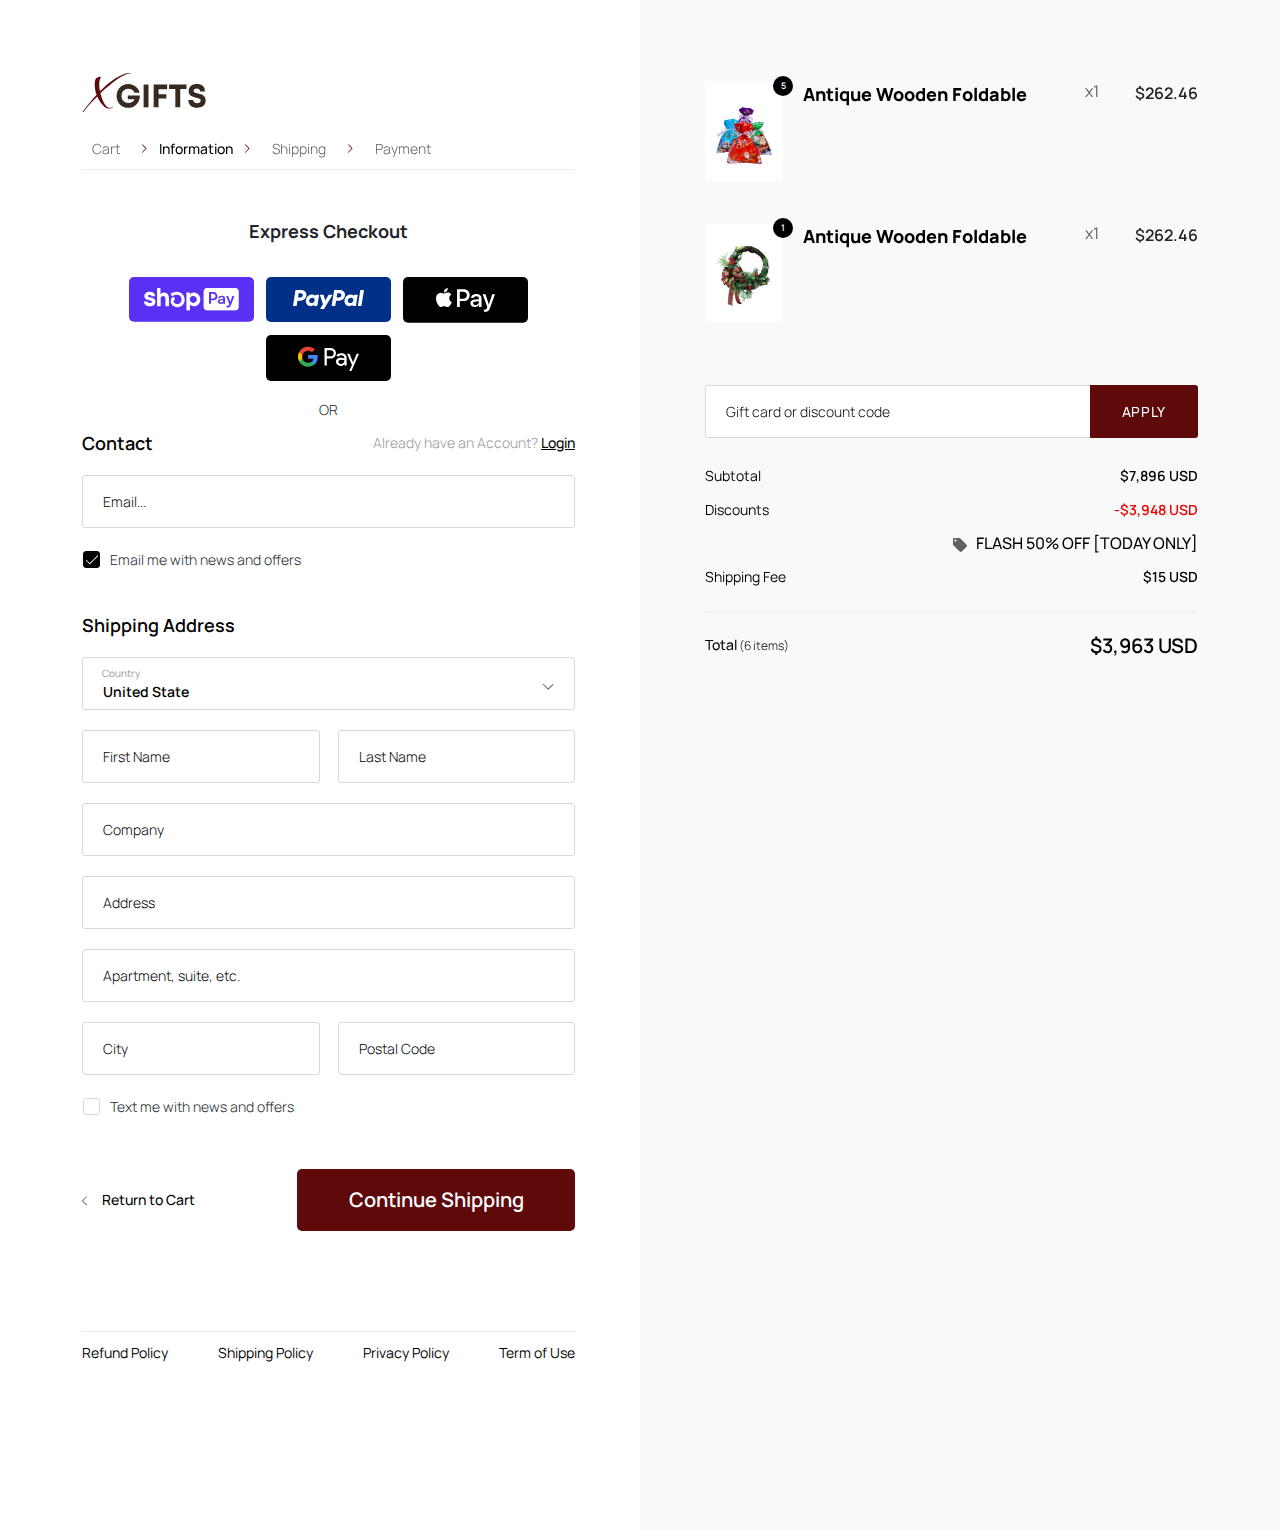
<file: checkout-payment-2.html>
<!DOCTYPE html>
<html lang="en">
  <head>
    <meta charset="UTF-8" />
    <meta name="viewport" content="width=device-width, initial-scale=1.0" />
    <link rel="icon" type="image/x-icon" href="./assets/images/favicon.svg" />
    <!-- Library -->
    <link rel="stylesheet" href="./assets/bootstrap/css/bootstrap.min.css" />
    <link
      rel="stylesheet"
      href="https://cdn.jsdelivr.net/npm/swiper@11/swiper-bundle.min.css"
    />

    <!-- CSS -->
    <link rel="stylesheet" href="./assets/css/index.css" />

    <title>Checkout Payment 2</title>
  </head>
  <body>
    <!-- START CONTENT
    ======================================= -->

    <main id="fhm-checkout-content">
      <!-- START CHECKOUT PAYMENT
    ======================================= -->
      <section id="fhm-checkout-2" class="checkout">
        <div class="container">
          <div class="checkout-wrapper">
            <div class="checkout-left">
              <a href="index.html" title="xGifts" class="header-logo">
                <img src="./assets/images/header-logo.svg" alt="header-logo" />
              </a>
              <!-- START BREADCRUMB
                ======================================= -->
              <section id="fhm-checkout-2-breadcrumb" class="breadcrumb">
                <div class="breadcrumb-list">
                  <a href="#" title="Home" class="breadcrumb-link">Cart</a>
                  <div class="breadcrumb-arrow">
                    <svg
                      width="5"
                      height="9"
                      viewBox="0 0 5 9"
                      fill="none"
                      xmlns="http://www.w3.org/2000/svg"
                    >
                      <path
                        d="M3.64526 4.49898C3.58546 4.44862 3.54769 4.4203 3.51307 4.38568C2.39577 3.26838 1.27532 2.15108 0.161169 1.03063C0.0919282 0.961387 0.0352768 0.866968 0.0100982 0.772548C-0.0308171 0.627771 0.0573075 0.470405 0.189495 0.394869C0.321683 0.319333 0.488491 0.328774 0.611237 0.426342C0.649004 0.454668 0.680478 0.489288 0.715099 0.52391C1.92997 1.73878 3.14483 2.95364 4.36285 4.16851C4.5989 4.40456 4.5989 4.5934 4.366 4.8263C3.13854 6.05376 1.91108 7.27807 0.686773 8.50553C0.570322 8.62198 0.441282 8.68807 0.274473 8.63771C0.0195399 8.56218 -0.0780273 8.26004 0.0824863 8.04916C0.110812 8.0114 0.145433 7.97992 0.180054 7.9453C1.29421 6.83115 2.41151 5.71385 3.52566 4.5997C3.55399 4.56822 3.59175 4.54304 3.64526 4.49898Z"
                        fill="#5E090A"
                      />
                    </svg>
                  </div>
                  <a
                    href="#"
                    title="Information"
                    class="breadcrumb-link-current"
                    >Information</a
                  >
                  <div class="breadcrumb-arrow">
                    <svg
                      width="5"
                      height="9"
                      viewBox="0 0 5 9"
                      fill="none"
                      xmlns="http://www.w3.org/2000/svg"
                    >
                      <path
                        d="M3.64526 4.49898C3.58546 4.44862 3.54769 4.4203 3.51307 4.38568C2.39577 3.26838 1.27532 2.15108 0.161169 1.03063C0.0919282 0.961387 0.0352768 0.866968 0.0100982 0.772548C-0.0308171 0.627771 0.0573075 0.470405 0.189495 0.394869C0.321683 0.319333 0.488491 0.328774 0.611237 0.426342C0.649004 0.454668 0.680478 0.489288 0.715099 0.52391C1.92997 1.73878 3.14483 2.95364 4.36285 4.16851C4.5989 4.40456 4.5989 4.5934 4.366 4.8263C3.13854 6.05376 1.91108 7.27807 0.686773 8.50553C0.570322 8.62198 0.441282 8.68807 0.274473 8.63771C0.0195399 8.56218 -0.0780273 8.26004 0.0824863 8.04916C0.110812 8.0114 0.145433 7.97992 0.180054 7.9453C1.29421 6.83115 2.41151 5.71385 3.52566 4.5997C3.55399 4.56822 3.59175 4.54304 3.64526 4.49898Z"
                        fill="#5E090A"
                      />
                    </svg>
                  </div>
                  <a href="#" title="Shipping" class="breadcrumb-link"
                    >Shipping</a
                  >
                  <div class="breadcrumb-arrow">
                    <svg
                      width="5"
                      height="9"
                      viewBox="0 0 5 9"
                      fill="none"
                      xmlns="http://www.w3.org/2000/svg"
                    >
                      <path
                        d="M3.64526 4.49898C3.58546 4.44862 3.54769 4.4203 3.51307 4.38568C2.39577 3.26838 1.27532 2.15108 0.161169 1.03063C0.0919282 0.961387 0.0352768 0.866968 0.0100982 0.772548C-0.0308171 0.627771 0.0573075 0.470405 0.189495 0.394869C0.321683 0.319333 0.488491 0.328774 0.611237 0.426342C0.649004 0.454668 0.680478 0.489288 0.715099 0.52391C1.92997 1.73878 3.14483 2.95364 4.36285 4.16851C4.5989 4.40456 4.5989 4.5934 4.366 4.8263C3.13854 6.05376 1.91108 7.27807 0.686773 8.50553C0.570322 8.62198 0.441282 8.68807 0.274473 8.63771C0.0195399 8.56218 -0.0780273 8.26004 0.0824863 8.04916C0.110812 8.0114 0.145433 7.97992 0.180054 7.9453C1.29421 6.83115 2.41151 5.71385 3.52566 4.5997C3.55399 4.56822 3.59175 4.54304 3.64526 4.49898Z"
                        fill="#5E090A"
                      />
                    </svg>
                  </div>
                  <a href="#" title="Payment" class="breadcrumb-link"
                    >Payment</a
                  >
                </div>
              </section>
              <!-- END BREADCRUMB
                ======================================= -->

              <div class="checkout-express">
                <h4>Express Checkout</h4>
                <div class="checkout-express-select d-flex">
                  <a href="#" title="ShopPay">
                    <svg
                      width="125"
                      height="45"
                      viewBox="0 0 125 45"
                      fill="none"
                      xmlns="http://www.w3.org/2000/svg"
                    >
                      <rect
                        width="125"
                        height="44.7947"
                        rx="5"
                        fill="#5A31F4"
                      />
                      <mask
                        id="mask0_286_375"
                        style="mask-type: luminance"
                        maskUnits="userSpaceOnUse"
                        x="15"
                        y="11"
                        width="95"
                        height="23"
                      >
                        <path d="M110 11H15V33.7947H110V11Z" fill="white" />
                      </mask>
                      <g mask="url(#mask0_286_375)">
                        <path
                          d="M39.3377 18.1664C38.5759 16.5695 37.1314 15.5379 34.9547 15.5379C34.2866 15.5495 33.6301 15.7144 33.0358 16.0196C32.4416 16.3248 31.9254 16.7624 31.5272 17.2985L31.4477 17.3952V11.1364C31.4477 11.1002 31.4334 11.0655 31.4078 11.0399C31.3822 11.0144 31.3474 11 31.3112 11H28.2336C28.1979 11.0006 28.1638 11.0153 28.1387 11.0408C28.1136 11.0663 28.0996 11.1006 28.0996 11.1364V29.0896C28.0996 29.1251 28.1138 29.1591 28.1389 29.1842C28.164 29.2094 28.1981 29.2235 28.2336 29.2235H31.5296C31.5654 29.2235 31.5998 29.2095 31.6253 29.1844C31.6508 29.1593 31.6655 29.1253 31.6661 29.0896V21.4347C31.6661 19.9469 32.6589 18.893 34.2473 18.893C35.9847 18.893 36.424 20.3213 36.424 21.7769V29.0896C36.424 29.1251 36.4381 29.1591 36.4632 29.1842C36.4884 29.2094 36.5225 29.2235 36.558 29.2235H39.8465C39.8824 29.2235 39.9167 29.2095 39.9422 29.1844C39.9677 29.1593 39.9825 29.1253 39.9831 29.0896V21.3404C39.9831 21.0751 39.9831 20.8147 39.9484 20.5618C39.8918 19.733 39.685 18.9213 39.3377 18.1664Z"
                          fill="white"
                        />
                        <path
                          d="M22.8802 20.8272C22.8802 20.8272 21.2024 20.4329 20.5844 20.2742C19.9664 20.1155 18.8868 19.7783 18.8868 18.9624C18.8868 18.1466 19.7579 17.8862 20.6415 17.8862C21.5251 17.8862 22.5079 18.0995 22.5849 19.079C22.588 19.1143 22.6042 19.1471 22.6304 19.171C22.6566 19.1949 22.6908 19.2081 22.7263 19.2079L25.9752 19.1955C25.9943 19.1956 26.0132 19.1917 26.0307 19.1841C26.0483 19.1765 26.0641 19.1654 26.0771 19.1514C26.0902 19.1375 26.1002 19.121 26.1065 19.103C26.1129 19.0849 26.1155 19.0658 26.1141 19.0467C25.9131 15.9124 23.1606 14.7916 20.6216 14.7916C17.6111 14.7916 15.4096 16.7753 15.4096 18.9624C15.4096 20.5594 15.8613 22.0572 19.4129 23.0986C20.0359 23.2797 20.8823 23.5152 21.6219 23.7211C22.5104 23.969 22.9894 24.3435 22.9894 24.9336C22.9894 25.618 21.9966 26.0941 21.0212 26.0941C19.609 26.0941 18.6063 25.5709 18.5244 24.6311C18.5201 24.5967 18.5034 24.565 18.4773 24.5422C18.4512 24.5193 18.4176 24.5068 18.3829 24.5071L15.1416 24.522C15.1226 24.522 15.1037 24.5258 15.0862 24.5332C15.0688 24.5406 15.0529 24.5515 15.0397 24.5651C15.0265 24.5788 15.0162 24.5949 15.0094 24.6127C15.0026 24.6304 14.9994 24.6493 15.0001 24.6683C15.149 27.6266 18.0082 29.221 20.6738 29.221C24.6449 29.221 26.4393 26.9893 26.4393 24.8989C26.4443 23.9169 26.2184 21.6802 22.8802 20.8272Z"
                          fill="white"
                        />
                        <path
                          d="M64.6754 15.5329C63.0252 15.5329 61.6426 16.4455 60.7515 17.5465V15.6619C60.7515 15.6268 60.7377 15.5931 60.713 15.5681C60.6888 15.543 60.6552 15.5286 60.6199 15.528H57.5376C57.5021 15.528 57.4678 15.5421 57.4427 15.5672C57.4176 15.5923 57.4033 15.6264 57.4033 15.6619V33.2679C57.4042 33.3029 57.4187 33.3365 57.4438 33.3609C57.4689 33.3856 57.5026 33.3994 57.5376 33.3994H60.836C60.8708 33.3994 60.9043 33.3856 60.9289 33.3609C60.9536 33.3363 60.9674 33.3027 60.9674 33.2679V27.4802H61.0171C61.5407 28.2787 62.9728 29.2359 64.8444 29.2359C68.3634 29.2359 71.2973 26.3197 71.2973 22.3795C71.2999 18.5979 68.381 15.5329 64.6754 15.5329ZM64.3702 25.8808C63.6757 25.8981 62.9911 25.7081 62.4051 25.3352C61.819 24.9622 61.3571 24.4232 61.0788 23.7869C60.8006 23.1506 60.7183 22.4459 60.8429 21.7628C60.967 21.0796 61.2924 20.449 61.777 19.9513C62.2618 19.4537 62.8839 19.1116 63.5641 18.9688C64.2441 18.8259 64.9514 18.8888 65.5955 19.1494C66.2398 19.4099 66.7915 19.8563 67.1808 20.4317C67.5699 21.007 67.7785 21.6851 67.7805 22.3795C67.7875 22.8333 67.7048 23.2842 67.5373 23.7061C67.3698 24.128 67.1203 24.5127 66.8034 24.838C66.4867 25.1634 66.1087 25.423 65.6908 25.6019C65.2733 25.7809 64.8246 25.8757 64.3702 25.8808Z"
                          fill="white"
                        />
                        <path
                          d="M47.6429 14.7595C44.5678 14.7595 43.034 15.8034 41.8027 16.6391L41.7656 16.6639C41.7022 16.7073 41.6575 16.7731 41.6403 16.848C41.6234 16.923 41.6353 17.0015 41.6738 17.0681L42.8898 19.1609C42.9127 19.2001 42.944 19.2338 42.9812 19.2595C43.0186 19.2852 43.0611 19.3024 43.1059 19.3097C43.1497 19.3176 43.1946 19.3157 43.2375 19.3041C43.2804 19.2925 43.3203 19.2716 43.3542 19.2428L43.4508 19.1634C44.0837 18.6328 45.0988 17.9236 47.556 17.7301C48.9235 17.6211 50.105 17.9781 50.976 18.7915C51.9341 19.6743 52.5076 21.1001 52.5076 22.6053C52.5076 25.3752 50.8743 27.1159 48.2509 27.1506C46.0891 27.1382 44.6371 26.0124 44.6371 24.3485C44.6371 23.4657 45.0367 22.8905 45.8162 22.3152C45.8756 22.2726 45.9176 22.21 45.9346 22.1389C45.9515 22.0678 45.9421 21.993 45.908 21.9283L44.8158 19.8652C44.7958 19.8283 44.7685 19.7957 44.7357 19.7693C44.7029 19.7429 44.6653 19.7233 44.6248 19.7115C44.5834 19.6992 44.5401 19.6957 44.4974 19.7012C44.4545 19.7068 44.4133 19.7212 44.3766 19.7437C43.1506 20.4703 41.6465 21.7994 41.7284 24.3535C41.8276 27.6044 44.533 30.0866 48.0498 30.1883H48.2261H48.4668C52.6462 30.0519 55.6643 26.9522 55.6643 22.7491C55.6643 18.8907 52.8498 14.7595 47.6429 14.7595Z"
                          fill="white"
                        />
                        <path
                          d="M84.2954 16.7432H82.2004C82.1515 16.7438 82.1044 16.7636 82.0697 16.7984C82.0347 16.8331 82.0149 16.88 82.0146 16.9292V21.3207C82.0149 21.3697 82.0349 21.4163 82.0699 21.4506C82.1047 21.485 82.1515 21.5043 82.2004 21.5043H84.2954C85.571 21.5043 86.5118 20.5 86.5118 19.1237C86.5118 17.7475 85.571 16.7432 84.2954 16.7432Z"
                          fill="white"
                        />
                        <path
                          d="M90.7314 24.5121C90.7314 25.1494 91.2699 25.504 92.2081 25.504C93.4837 25.504 94.2381 24.8146 94.2381 23.5921V23.24L92.3273 23.3392C91.3194 23.3888 90.7314 23.8079 90.7314 24.5121Z"
                          fill="white"
                        />
                        <path
                          d="M106.243 11.0398H78.0981C77.6367 11.0398 77.1792 11.1307 76.7529 11.3073C76.3262 11.4839 75.9387 11.7428 75.6125 12.0691C75.286 12.3954 75.0272 12.7828 74.8507 13.2091C74.674 13.6354 74.5835 14.0922 74.584 14.5536V29.9477C74.584 30.8791 74.9541 31.7725 75.6132 32.4314C76.2723 33.0903 77.1662 33.4607 78.0981 33.4614H106.243C106.706 33.4627 107.164 33.373 107.591 33.1973C108.019 33.0217 108.407 32.7634 108.735 32.4376C109.062 32.1117 109.322 31.7244 109.5 31.298C109.678 30.8717 109.769 30.4145 109.77 29.9526V14.5585C109.771 14.0957 109.681 13.6373 109.504 13.2096C109.327 12.782 109.067 12.3935 108.739 12.0664C108.411 11.7394 108.022 11.4804 107.594 11.3042C107.166 11.128 106.707 11.0382 106.243 11.0398ZM84.4022 23.2326H82.1884C82.1391 23.2326 82.092 23.2522 82.0568 23.287C82.022 23.3219 82.0022 23.3692 82.0022 23.4186V26.5678C82.0022 26.6171 81.9826 26.6644 81.9479 26.6993C81.9129 26.7342 81.8656 26.7538 81.8163 26.7538H80.2574C80.2085 26.7531 80.1612 26.7333 80.1264 26.6986C80.0917 26.6639 80.0723 26.6169 80.0714 26.5678V15.2082C80.0714 15.1589 80.091 15.1116 80.1262 15.0767C80.161 15.0418 80.2081 15.0222 80.2574 15.0222H84.4022C86.7502 15.0222 88.4304 16.7308 88.4304 19.1286C88.4304 21.5265 86.7626 23.2375 84.415 23.2375L84.4022 23.2326ZM96.0674 26.5653C96.0678 26.59 96.0634 26.6144 96.0539 26.6373C96.0447 26.6601 96.0311 26.6809 96.0139 26.6984C95.9963 26.716 95.9758 26.7299 95.9529 26.7394C95.9305 26.7489 95.9058 26.7538 95.8812 26.7538H94.4094C94.3848 26.7538 94.3604 26.7489 94.3377 26.7394C94.3148 26.7299 94.2941 26.716 94.277 26.6984C94.2598 26.6809 94.2459 26.6601 94.2369 26.6373C94.2277 26.6144 94.223 26.59 94.2235 26.5653V26.2256C94.2257 26.1958 94.2186 26.166 94.2026 26.1406C94.187 26.1153 94.1634 26.0957 94.1352 26.0848C94.1075 26.0739 94.0769 26.0724 94.0481 26.0803C94.0188 26.0883 93.9935 26.1053 93.9753 26.1289C93.5358 26.6075 92.821 26.9546 91.6818 26.9546C90.0043 26.9546 88.8945 26.0818 88.8945 24.5741C88.8784 24.2065 88.9544 23.8407 89.1157 23.5098C89.2767 23.179 89.5184 22.8936 89.8181 22.6796C90.4235 22.2258 91.3616 21.9903 92.7539 21.9357L94.2305 21.8861V21.4546C94.2305 20.5842 93.6449 20.2148 92.7042 20.2148C91.7636 20.2148 91.1704 20.547 91.0317 21.0901C91.0205 21.1284 90.997 21.162 90.9644 21.1854C90.9323 21.2088 90.8929 21.2206 90.8528 21.219H89.396C89.3692 21.2197 89.3425 21.2145 89.3179 21.2038C89.2937 21.1931 89.2715 21.1771 89.2536 21.157C89.236 21.1369 89.2228 21.1132 89.2153 21.0875C89.2076 21.0618 89.2057 21.0348 89.2098 21.0083C89.4284 19.7188 90.4954 18.7393 92.7715 18.7393C95.1889 18.7393 96.0599 19.8626 96.0599 22.0076L96.0674 26.5653ZM105.236 19.1956L101.96 27.9267C101.215 29.9551 99.9118 30.4759 98.4847 30.4759C98.216 30.4824 97.9476 30.4498 97.6881 30.3792C97.6476 30.3683 97.6122 30.3444 97.5862 30.3112C97.5609 30.2781 97.5471 30.2375 97.5466 30.1956V28.869C97.5466 28.8412 97.5525 28.8138 97.5642 28.7886C97.5761 28.7635 97.593 28.7412 97.6144 28.7235C97.636 28.7057 97.6608 28.6929 97.6877 28.6859C97.7145 28.6789 97.7427 28.6779 97.77 28.683C97.9951 28.7256 98.2235 28.7472 98.4526 28.7475C98.8472 28.7673 99.2371 28.6541 99.5599 28.4262C99.8823 28.1982 100.119 27.8686 100.232 27.4903L100.329 27.1852C100.344 27.1444 100.344 27.0996 100.329 27.0588L97.266 19.1981C97.2568 19.17 97.2541 19.14 97.2585 19.1107C97.2632 19.0814 97.2744 19.0536 97.2911 19.0294C97.3085 19.0053 97.3312 18.9855 97.3574 18.9717C97.3835 18.9579 97.4128 18.9505 97.4423 18.9501H98.9317C98.9697 18.9505 99.0067 18.9622 99.0382 18.9839C99.0696 19.0055 99.0939 19.0361 99.1077 19.0716L101.188 24.6163C101.202 24.6525 101.226 24.6837 101.258 24.7057C101.29 24.7277 101.327 24.7395 101.366 24.7395C101.405 24.7395 101.443 24.7277 101.475 24.7057C101.507 24.6837 101.531 24.6525 101.545 24.6163L103.35 19.0865C103.361 19.0488 103.385 19.0159 103.418 18.9927C103.45 18.9695 103.488 18.9572 103.528 18.9575H105.055C105.084 18.9574 105.113 18.9643 105.14 18.9774C105.166 18.9906 105.189 19.0098 105.206 19.0334C105.224 19.0571 105.236 19.0845 105.241 19.1135C105.246 19.1425 105.244 19.1723 105.236 19.2005V19.1956Z"
                          fill="white"
                        />
                      </g>
                    </svg>
                  </a>
                  <a href="#" title="PayPal"
                    ><svg
                      width="125"
                      height="46"
                      viewBox="0 0 125 46"
                      fill="none"
                      xmlns="http://www.w3.org/2000/svg"
                    >
                      <rect
                        width="125"
                        height="45.0736"
                        rx="5"
                        fill="#003087"
                      />
                      <path
                        d="M29.8886 13C29.6828 13 29.508 13.1494 29.4758 13.3529L27.0935 28.4606C27.0849 28.5158 27.0883 28.5722 27.1035 28.626C27.1187 28.6797 27.1454 28.7295 27.1817 28.772C27.218 28.8144 27.2631 28.8485 27.3138 28.8719C27.3646 28.8953 27.4198 28.9074 27.4756 28.9074H30.3008C30.5063 28.9074 30.6814 28.7577 30.7136 28.5545L31.4134 24.118C31.4453 23.9149 31.6204 23.7651 31.8262 23.7651H34.3948C37.396 23.7651 39.9436 21.5754 40.409 18.6082C40.8782 15.6158 38.5405 13.0065 35.2272 13H29.8886ZM32.635 16.3726H34.6901C36.382 16.3726 36.933 17.371 36.7588 18.475C36.5846 19.5814 35.7289 20.3963 34.0922 20.3963H32.0004L32.635 16.3726ZM46.155 17.3996C45.4416 17.4023 44.6208 17.5484 43.6992 17.9323C41.5854 18.8134 40.5702 20.6343 40.1391 21.9619C40.1391 21.9619 38.767 26.0122 41.8671 28.2374C41.8671 28.2374 44.7421 30.3796 47.9787 28.1054L47.9228 28.4606C47.9142 28.5158 47.9176 28.5721 47.9328 28.6258C47.948 28.6795 47.9746 28.7293 48.0108 28.7717C48.0471 28.8142 48.0921 28.8483 48.1427 28.8717C48.1934 28.8951 48.2485 28.9073 48.3043 28.9074H50.9863C51.1921 28.9074 51.3669 28.7577 51.3991 28.5545L53.0305 18.2087C53.0393 18.1535 53.036 18.0971 53.0208 18.0433C53.0057 17.9895 52.9791 17.9396 52.9428 17.8971C52.9065 17.8546 52.8615 17.8205 52.8108 17.797C52.7601 17.7736 52.7049 17.7614 52.649 17.7613H49.967C49.7612 17.7613 49.5861 17.911 49.5543 18.1142L49.4666 18.6711C49.4666 18.6711 48.2955 17.3916 46.155 17.3996ZM46.2427 20.6674C46.5507 20.6674 46.8324 20.7099 47.0852 20.7911C48.2423 21.1626 48.8984 22.2743 48.7086 23.4793C48.4744 24.9631 47.2576 26.0556 45.6971 26.0556C45.3894 26.0556 45.1077 26.0134 44.8546 25.9322C43.6978 25.5607 43.0375 24.449 43.2274 23.244C43.4615 21.7602 44.6822 20.6674 46.2427 20.6674Z"
                        fill="white"
                      />
                      <path
                        d="M68.5107 13C68.3049 13 68.1301 13.1494 68.0979 13.3529L65.7156 28.4606C65.707 28.5158 65.7104 28.5722 65.7256 28.626C65.7408 28.6797 65.7675 28.7295 65.8038 28.772C65.8401 28.8144 65.8852 28.8485 65.9359 28.8719C65.9866 28.8953 66.0418 28.9074 66.0977 28.9074H68.9229C69.1284 28.9074 69.3035 28.7577 69.3357 28.5545L70.0355 24.118C70.0674 23.9149 70.2425 23.7651 70.4483 23.7651H73.0169C76.0181 23.7651 78.5654 21.5754 79.0305 18.6082C79.5 15.6158 77.1626 13.0065 73.8493 13H68.5107ZM71.257 16.3726H73.3122C75.0041 16.3726 75.5551 17.371 75.3809 18.475C75.2067 19.5814 74.3512 20.3963 72.7142 20.3963H70.6225L71.257 16.3726ZM84.7768 17.3996C84.0634 17.4023 83.2426 17.5484 82.321 17.9323C80.2071 18.8134 79.192 20.6343 78.7609 21.9619C78.7609 21.9619 77.3893 26.0122 80.4894 28.2374C80.4894 28.2374 83.3639 30.3796 86.6007 28.1054L86.5449 28.4606C86.5363 28.5158 86.5397 28.5722 86.5549 28.626C86.5701 28.6797 86.5968 28.7295 86.6331 28.772C86.6694 28.8144 86.7145 28.8485 86.7652 28.8719C86.816 28.8953 86.8711 28.9074 86.927 28.9074H89.6087C89.8145 28.9074 89.9893 28.7577 90.0215 28.5545L91.6535 18.2087C91.6622 18.1534 91.6589 18.097 91.6437 18.0431C91.6286 17.9893 91.6019 17.9394 91.5656 17.8969C91.5293 17.8544 91.4841 17.8202 91.4334 17.7968C91.3826 17.7734 91.3273 17.7613 91.2714 17.7613H88.5894C88.3836 17.7613 88.2085 17.911 88.1766 18.1142L88.0889 18.6711C88.0889 18.6711 86.9173 17.3916 84.7768 17.3996ZM84.8645 20.6674C85.1725 20.6674 85.4542 20.7099 85.7069 20.7911C86.8641 21.1626 87.5202 22.2743 87.3304 23.4793C87.0962 24.9631 85.8794 26.0556 84.3188 26.0556C84.0112 26.0556 83.7295 26.0134 83.4764 25.9322C82.3195 25.5607 81.6593 24.449 81.8492 23.244C82.0833 21.7602 83.304 20.6674 84.8645 20.6674Z"
                        fill="white"
                      />
                      <path
                        d="M54.3033 17.7613C54.0907 17.7613 53.9395 17.9689 54.0045 18.1712L56.9448 27.2955L54.2862 31.5953C54.1571 31.804 54.3071 32.0736 54.5525 32.0736H57.6948C57.7847 32.0735 57.873 32.0503 57.9513 32.0061C58.0295 31.9619 58.0951 31.8983 58.1416 31.8214L66.3535 18.2367C66.4796 18.0279 66.329 17.761 66.0851 17.761H62.9431C62.8523 17.7611 62.7631 17.7848 62.6843 17.8298C62.6055 17.8748 62.5398 17.9395 62.4936 18.0176L59.2613 23.4749L57.6204 18.0581C57.567 17.8818 57.4043 17.761 57.2203 17.761L54.3033 17.7613Z"
                        fill="white"
                      />
                      <path
                        d="M94.7008 13C94.4953 13 94.3202 13.1497 94.288 13.3529L91.9052 28.46C91.8964 28.5153 91.8997 28.5717 91.9149 28.6255C91.9301 28.6794 91.9568 28.7293 91.9931 28.7718C92.0294 28.8143 92.0745 28.8484 92.1253 28.8718C92.1761 28.8953 92.2313 28.9074 92.2872 28.9074H95.1124C95.3179 28.9074 95.493 28.7577 95.5252 28.5545L97.9075 13.4468C97.9162 13.3916 97.9128 13.3353 97.8976 13.2816C97.8824 13.2278 97.8558 13.1781 97.8195 13.1356C97.7833 13.0932 97.7383 13.0591 97.6876 13.0357C97.637 13.0123 97.5818 13.0001 97.526 13H94.7008Z"
                        fill="white"
                      />
                    </svg>
                  </a>
                  <a href="#" title="Apple Pay"
                    ><svg
                      width="125"
                      height="46"
                      viewBox="0 0 125 46"
                      fill="none"
                      xmlns="http://www.w3.org/2000/svg"
                    >
                      <rect width="125" height="45.7639" rx="5" fill="black" />
                      <path
                        d="M43.7804 14.0638C43.0889 14.8664 41.9826 15.4995 40.8762 15.4091C40.7379 14.3238 41.2795 13.1706 41.9134 12.4584C42.6049 11.6331 43.815 11.0452 44.7946 11C44.9098 12.1305 44.4604 13.2385 43.7804 14.0638ZM44.7831 15.6239C43.1811 15.5335 41.8097 16.517 41.049 16.517C40.2769 16.517 39.1129 15.6691 37.8452 15.6917C36.1971 15.7143 34.6643 16.6301 33.823 18.0885C32.0943 21.0052 33.3736 25.3239 35.0446 27.698C35.8629 28.8738 36.8425 30.1626 38.1333 30.1174C39.3549 30.0722 39.8389 29.3373 41.3141 29.3373C42.8008 29.3373 43.2272 30.1174 44.518 30.0948C45.8549 30.0722 46.6962 28.919 47.5144 27.7432C48.4479 26.4092 48.8283 25.1091 48.8513 25.0413C48.8283 25.0187 46.2698 24.0577 46.2467 21.1635C46.2237 18.7442 48.2635 17.591 48.3557 17.5232C47.2033 15.85 45.4054 15.6691 44.7831 15.6239ZM54.0374 12.3453V29.9704H56.8264V23.9446H60.6872C64.2138 23.9446 66.6916 21.5705 66.6916 18.1337C66.6916 14.6969 64.2599 12.3453 60.7794 12.3453H54.0374ZM56.8264 14.6516H60.0418C62.462 14.6516 63.845 15.9178 63.845 18.145C63.845 20.3721 62.462 21.6497 60.0303 21.6497H56.8264V14.6516ZM71.7856 30.1061C73.5373 30.1061 75.1623 29.2356 75.8999 27.8563H75.9575V29.9704H78.5391V21.1974C78.5391 18.6537 76.4646 17.0145 73.2723 17.0145C70.3104 17.0145 68.1207 18.6763 68.04 20.96H70.5524C70.7599 19.8747 71.7856 19.1625 73.1916 19.1625C74.8973 19.1625 75.8538 19.9425 75.8538 21.3783V22.3506L72.3733 22.5541C69.1349 22.7463 67.3831 24.0464 67.3831 26.3075C67.3831 28.5912 69.1925 30.1061 71.7856 30.1061ZM72.5347 28.0146C71.048 28.0146 70.103 27.3136 70.103 26.2396C70.103 25.1317 71.0134 24.4873 72.7537 24.3856L75.8538 24.1934V25.1882C75.8538 26.8388 74.4247 28.0146 72.5347 28.0146ZM81.985 34.7639C84.7048 34.7639 85.9841 33.7464 87.102 30.66L92 17.184H89.1649L85.8804 27.5963H85.8227L82.5382 17.184H79.6224L84.3476 30.0156L84.094 30.7957C83.6676 32.1184 82.9761 32.6272 81.743 32.6272C81.524 32.6272 81.0976 32.6046 80.9247 32.5819V34.6961C81.0861 34.7413 81.7775 34.7639 81.985 34.7639Z"
                        fill="white"
                      />
                    </svg>
                  </a>
                  <a href="#" title="Google Pay"
                    ><svg
                      width="125"
                      height="46"
                      viewBox="0 0 125 46"
                      fill="none"
                      xmlns="http://www.w3.org/2000/svg"
                    >
                      <rect width="125" height="46" rx="5" fill="black" />
                      <g clip-path="url(#clip0_286_395)">
                        <path
                          d="M60.8227 23.4939V30.5602H58.5352V13.0844H64.4827C65.9314 13.0844 67.3039 13.6162 68.3714 14.604C69.4389 15.5158 69.9727 16.8835 69.9727 18.3271C69.9727 19.7708 69.4389 21.0625 68.3714 22.0502C67.3039 23.038 66.0077 23.5699 64.4827 23.5699L60.8227 23.4939ZM60.8227 15.2118V21.2904H64.6352C65.4739 21.2904 66.3127 20.9865 66.8464 20.3786C68.0664 19.2389 68.0664 17.3393 66.9227 16.1996L66.8464 16.1236C66.2364 15.5158 65.4739 15.1359 64.6352 15.2118H60.8227Z"
                          fill="white"
                        />
                        <path
                          d="M75.2339 18.2511C76.9114 18.2511 78.2077 18.707 79.1989 19.6188C80.1902 20.5306 80.6477 21.7463 80.6477 23.2659V30.5602H78.5127V28.8886H78.4364C77.5214 30.2563 76.2252 30.9401 74.7002 30.9401C73.4039 30.9401 72.2602 30.5602 71.3452 29.8004C70.5064 29.0406 69.9727 27.9768 69.9727 26.8371C69.9727 25.6214 70.4302 24.6336 71.3452 23.8738C72.2602 23.114 73.5564 22.8101 75.0814 22.8101C76.4539 22.8101 77.5214 23.038 78.3602 23.5699V23.038C78.3602 22.2782 78.0552 21.5184 77.4452 21.0625C76.8352 20.5306 76.0727 20.2267 75.2339 20.2267C73.9377 20.2267 72.9464 20.7585 72.2602 21.8223L70.2777 20.6066C71.4977 19.0109 73.0989 18.2511 75.2339 18.2511ZM72.3364 26.9131C72.3364 27.5209 72.6414 28.0528 73.0989 28.3567C73.6327 28.7367 74.2427 28.9646 74.8527 28.9646C75.7677 28.9646 76.6827 28.5847 77.3689 27.9008C78.1314 27.217 78.5127 26.3812 78.5127 25.4694C77.8264 24.9375 76.8352 24.6336 75.5389 24.6336C74.6239 24.6336 73.8614 24.8616 73.2514 25.3175C72.6414 25.6974 72.3364 26.2292 72.3364 26.9131Z"
                          fill="white"
                        />
                        <path
                          d="M92.9996 18.631L85.4508 35.879H83.1633L85.9846 29.8764L81.0283 18.707H83.4683L87.0521 27.293H87.1283L90.6358 18.707H92.9996V18.631Z"
                          fill="white"
                        />
                        <path
                          d="M51.7492 21.9742C51.7492 21.2904 51.6729 20.6066 51.5967 19.9227H42.0654V23.7978H47.4792C47.2504 25.0135 46.5642 26.1533 45.4967 26.8371V29.3445H48.7754C50.6817 27.5969 51.7492 25.0135 51.7492 21.9742Z"
                          fill="#4285F4"
                        />
                        <path
                          d="M42.0649 31.7759C44.8099 31.7759 47.0974 30.8641 48.7749 29.3445L45.4961 26.8371C44.5811 27.4449 43.4374 27.8249 42.0649 27.8249C39.4724 27.8249 37.1849 26.0773 36.4224 23.6458H33.0674V26.2292C34.8211 29.6484 38.2524 31.7759 42.0649 31.7759Z"
                          fill="#34A853"
                        />
                        <path
                          d="M36.422 23.6459C35.9645 22.4301 35.9645 21.0625 36.422 19.7708V17.1874H33.067C31.6183 19.9987 31.6183 23.3419 33.067 26.2292L36.422 23.6459Z"
                          fill="#FBBC04"
                        />
                        <path
                          d="M42.0648 15.6677C43.5136 15.6677 44.8861 16.1996 45.9536 17.1874L48.8511 14.3001C47.0211 12.6285 44.5811 11.6407 42.1411 11.7167C38.3286 11.7167 34.8211 13.8442 33.1436 17.2634L36.4986 19.8468C37.1848 17.4153 39.4723 15.6677 42.0648 15.6677Z"
                          fill="#EA4335"
                        />
                      </g>
                      <defs>
                        <clipPath id="clip0_286_395">
                          <rect
                            width="61"
                            height="28.9492"
                            fill="white"
                            transform="translate(32 8.52542)"
                          />
                        </clipPath>
                      </defs>
                    </svg>
                  </a>
                </div>
              </div>
              <h6 class="checkout-or">Or</h6>
              <form class="main-form">
                <div class="main-form-group">
                  <div
                    class="main-form-heading d-flex justify-content-between align-content-center"
                  >
                    <h4>Contact</h4>
                    <div class="login-question">
                      <p class="text-end">
                        Already have an Account?
                        <a href="#" title="Login">Login</a>
                      </p>
                    </div>
                  </div>
                  <div class="position-relative">
                    <div class="main-form-wrapper">
                      <input
                        type="email"
                        class="form-control main-form-control"
                        id="email-checkout"
                        placeholder="Email..."
                      />
                      <div class="clear-input position-absolute d-none">
                        <svg
                          width="16"
                          height="16"
                          viewBox="0 0 16 16"
                          fill="none"
                          xmlns="http://www.w3.org/2000/svg"
                        >
                          <path
                            d="M7.38593 16C7.77797 16 8.16965 16 8.56169 16C8.80162 15.965 9.04192 15.9346 9.28078 15.8943C11.2752 15.5561 12.9405 14.6182 14.1902 13.0282C15.9833 10.7468 16.4739 8.1725 15.5295 5.42536C14.5351 2.5325 12.4614 0.783926 9.47216 0.142855C9.17224 0.0785694 8.86518 0.0471411 8.56169 0.000354767H7.42164C7.39379 0.00964069 7.36629 0.0221405 7.33773 0.0274973C6.83144 0.118212 6.31372 0.168569 5.81992 0.304641C1.40539 1.52071 -1.10358 6.35321 0.474568 10.6632C1.51429 13.5025 3.56124 15.2254 6.51331 15.8589C6.80109 15.9207 7.09494 15.9536 7.38593 16ZM7.1892 8.00428C7.13243 7.94393 7.08923 7.89607 7.04388 7.85036C6.42333 7.21857 5.80136 6.58786 5.18224 5.95464C4.99086 5.75893 4.95587 5.48786 5.08155 5.26571C5.20152 5.05393 5.44145 4.935 5.68889 5.00286C5.81278 5.03714 5.93739 5.11786 6.02987 5.21C6.54866 5.725 7.05781 6.25 7.57017 6.77143C7.70656 6.91036 7.84367 7.04857 7.98756 7.19393C8.04576 7.13857 8.09324 7.09536 8.13859 7.05C8.76021 6.4275 9.38004 5.80321 10.0031 5.18214C10.2837 4.9025 10.6758 4.92107 10.9021 5.21821C11.0871 5.46071 11.0546 5.76107 10.8097 6.00428C10.177 6.6325 9.54178 7.25821 8.90802 7.88536C8.8716 7.92143 8.83911 7.96178 8.80805 7.99643C9.02442 8.21821 9.22901 8.43286 9.43931 8.64214C9.89455 9.09464 10.3566 9.54071 10.8082 9.99679C11.1449 10.3368 11.0089 10.8682 10.5608 10.9846C10.3319 11.0443 10.1434 10.9621 9.98131 10.7989C9.36505 10.1793 8.74664 9.56214 8.13216 8.94071C8.08789 8.89571 8.07075 8.82393 8.03969 8.7625C7.94721 8.85 7.91615 8.8775 7.88723 8.90643C7.27418 9.52071 6.66041 10.1343 6.04879 10.75C5.89776 10.9021 5.72566 10.9957 5.50786 10.9536C5.28792 10.9107 5.13439 10.7832 5.06405 10.5632C4.98836 10.3257 5.06512 10.1314 5.23222 9.96393C5.87848 9.31571 6.52545 8.66857 7.18813 8.00464L7.1892 8.00428Z"
                            fill="#C8C8C8"
                          ></path>
                        </svg>
                      </div>
                    </div>
                  </div>
                  <div class="main-form-check d-flex align-items-center">
                    <div class="checkbox">
                      <input
                        class=""
                        type="checkbox"
                        value="emailWithNews"
                        id="email-with-me"
                        checked
                      />
                      <span class="checkmark">
                        <svg
                          width="12"
                          height="10"
                          viewBox="0 0 12 10"
                          fill="none"
                          xmlns="http://www.w3.org/2000/svg"
                        >
                          <path
                            d="M11.9999 1.06561C11.9172 1.17643 11.8473 1.3004 11.7505 1.39619C9.20965 3.94004 6.66713 6.48248 4.12297 9.02351C4.03047 9.11601 3.93514 9.19842 3.79756 9.21486C3.61935 9.23622 3.48177 9.16626 3.35851 9.04276C2.29946 7.98199 1.23931 6.922 0.178071 5.86279C0.161635 5.84636 0.144965 5.82992 0.129469 5.81231C0.005032 5.67144 -0.0348819 5.51085 0.0308586 5.33475C0.0965992 5.15866 0.229254 5.05841 0.415441 5.03423C0.475718 5.02661 0.536922 5.03166 0.595138 5.04904C0.653355 5.06642 0.707304 5.09576 0.753535 5.13519C0.792327 5.16783 0.829321 5.20255 0.864355 5.2392C1.78691 6.16082 2.70908 7.08275 3.63086 8.005C3.65895 8.03747 3.68447 8.07209 3.70716 8.10854L3.7607 8.12262C3.78746 8.08013 3.80765 8.03035 3.84217 7.9956C6.27676 5.5607 8.71198 3.12626 11.1478 0.692297C11.2493 0.590634 11.3568 0.506345 11.5096 0.500475C11.7679 0.490614 11.9099 0.635009 11.9999 0.85477V1.06561Z"
                            fill="white"
                          />
                        </svg>
                      </span>
                    </div>
                    <label for="email-with-me" style="font-weight: 300"
                      >Email me with news and offers</label
                    >
                  </div>
                </div>
                <div class="main-form-group">
                  <div class="main-form-heading">
                    <h4>Shipping Address</h4>
                  </div>
                  <div class="main-form-select">
                    <label>Country</label>
                    <select class="main-form-control">
                      <option selected value="United State">
                        United State
                      </option>
                      <option value="Vietnam">Vietnam</option>
                    </select>
                    <div class="select-mark">
                      <svg
                        width="11"
                        height="6"
                        viewBox="0 0 11 6"
                        fill="none"
                        xmlns="http://www.w3.org/2000/svg"
                      >
                        <path
                          d="M5.156 4.52258C5.21847 4.44839 5.25362 4.40153 5.29657 4.35857C6.68278 2.97237 8.06898 1.58226 9.45909 0.199959C9.545 0.114053 9.66214 0.043767 9.77929 0.0125285C9.95891 -0.0382339 10.1541 0.0710999 10.2479 0.235102C10.3416 0.399103 10.3299 0.606058 10.2088 0.758345C10.1737 0.805203 10.1307 0.844251 10.0878 0.887204C8.58051 2.39446 7.07326 3.90171 5.566 5.41287C5.27314 5.70573 5.03885 5.70573 4.7499 5.41678C3.22702 3.8939 1.70805 2.37103 0.185181 0.852061C0.0407028 0.707584 -0.041298 0.547486 0.0211789 0.340532C0.114894 0.0242427 0.489755 -0.0968065 0.751377 0.102339C0.798235 0.137482 0.837283 0.180435 0.880236 0.223388C2.26254 1.60569 3.64874 2.99189 5.03104 4.37419C5.07009 4.40934 5.10133 4.4562 5.156 4.52258Z"
                          fill="#616161"
                        />
                      </svg>
                    </div>
                  </div>
                  <div class="row">
                    <div class="col main-form-left">
                      <div class="main-form-wrapper">
                        <input
                          type="text"
                          class="form-control main-form-control"
                          id="first-name"
                          placeholder="First Name"
                        />
                        <div class="clear-input position-absolute d-none">
                          <svg
                            width="16"
                            height="16"
                            viewBox="0 0 16 16"
                            fill="none"
                            xmlns="http://www.w3.org/2000/svg"
                          >
                            <path
                              d="M7.38593 16C7.77797 16 8.16965 16 8.56169 16C8.80162 15.965 9.04192 15.9346 9.28078 15.8943C11.2752 15.5561 12.9405 14.6182 14.1902 13.0282C15.9833 10.7468 16.4739 8.1725 15.5295 5.42536C14.5351 2.5325 12.4614 0.783926 9.47216 0.142855C9.17224 0.0785694 8.86518 0.0471411 8.56169 0.000354767H7.42164C7.39379 0.00964069 7.36629 0.0221405 7.33773 0.0274973C6.83144 0.118212 6.31372 0.168569 5.81992 0.304641C1.40539 1.52071 -1.10358 6.35321 0.474568 10.6632C1.51429 13.5025 3.56124 15.2254 6.51331 15.8589C6.80109 15.9207 7.09494 15.9536 7.38593 16ZM7.1892 8.00428C7.13243 7.94393 7.08923 7.89607 7.04388 7.85036C6.42333 7.21857 5.80136 6.58786 5.18224 5.95464C4.99086 5.75893 4.95587 5.48786 5.08155 5.26571C5.20152 5.05393 5.44145 4.935 5.68889 5.00286C5.81278 5.03714 5.93739 5.11786 6.02987 5.21C6.54866 5.725 7.05781 6.25 7.57017 6.77143C7.70656 6.91036 7.84367 7.04857 7.98756 7.19393C8.04576 7.13857 8.09324 7.09536 8.13859 7.05C8.76021 6.4275 9.38004 5.80321 10.0031 5.18214C10.2837 4.9025 10.6758 4.92107 10.9021 5.21821C11.0871 5.46071 11.0546 5.76107 10.8097 6.00428C10.177 6.6325 9.54178 7.25821 8.90802 7.88536C8.8716 7.92143 8.83911 7.96178 8.80805 7.99643C9.02442 8.21821 9.22901 8.43286 9.43931 8.64214C9.89455 9.09464 10.3566 9.54071 10.8082 9.99679C11.1449 10.3368 11.0089 10.8682 10.5608 10.9846C10.3319 11.0443 10.1434 10.9621 9.98131 10.7989C9.36505 10.1793 8.74664 9.56214 8.13216 8.94071C8.08789 8.89571 8.07075 8.82393 8.03969 8.7625C7.94721 8.85 7.91615 8.8775 7.88723 8.90643C7.27418 9.52071 6.66041 10.1343 6.04879 10.75C5.89776 10.9021 5.72566 10.9957 5.50786 10.9536C5.28792 10.9107 5.13439 10.7832 5.06405 10.5632C4.98836 10.3257 5.06512 10.1314 5.23222 9.96393C5.87848 9.31571 6.52545 8.66857 7.18813 8.00464L7.1892 8.00428Z"
                              fill="#C8C8C8"
                            ></path>
                          </svg>
                        </div>
                      </div>
                    </div>
                    <div class="col main-form-right">
                      <div class="main-form-wrapper">
                        <input
                          type="text"
                          class="form-control main-form-control"
                          id="last-name"
                          placeholder="Last Name"
                        />
                        <div class="clear-input position-absolute d-none">
                          <svg
                            width="16"
                            height="16"
                            viewBox="0 0 16 16"
                            fill="none"
                            xmlns="http://www.w3.org/2000/svg"
                          >
                            <path
                              d="M7.38593 16C7.77797 16 8.16965 16 8.56169 16C8.80162 15.965 9.04192 15.9346 9.28078 15.8943C11.2752 15.5561 12.9405 14.6182 14.1902 13.0282C15.9833 10.7468 16.4739 8.1725 15.5295 5.42536C14.5351 2.5325 12.4614 0.783926 9.47216 0.142855C9.17224 0.0785694 8.86518 0.0471411 8.56169 0.000354767H7.42164C7.39379 0.00964069 7.36629 0.0221405 7.33773 0.0274973C6.83144 0.118212 6.31372 0.168569 5.81992 0.304641C1.40539 1.52071 -1.10358 6.35321 0.474568 10.6632C1.51429 13.5025 3.56124 15.2254 6.51331 15.8589C6.80109 15.9207 7.09494 15.9536 7.38593 16ZM7.1892 8.00428C7.13243 7.94393 7.08923 7.89607 7.04388 7.85036C6.42333 7.21857 5.80136 6.58786 5.18224 5.95464C4.99086 5.75893 4.95587 5.48786 5.08155 5.26571C5.20152 5.05393 5.44145 4.935 5.68889 5.00286C5.81278 5.03714 5.93739 5.11786 6.02987 5.21C6.54866 5.725 7.05781 6.25 7.57017 6.77143C7.70656 6.91036 7.84367 7.04857 7.98756 7.19393C8.04576 7.13857 8.09324 7.09536 8.13859 7.05C8.76021 6.4275 9.38004 5.80321 10.0031 5.18214C10.2837 4.9025 10.6758 4.92107 10.9021 5.21821C11.0871 5.46071 11.0546 5.76107 10.8097 6.00428C10.177 6.6325 9.54178 7.25821 8.90802 7.88536C8.8716 7.92143 8.83911 7.96178 8.80805 7.99643C9.02442 8.21821 9.22901 8.43286 9.43931 8.64214C9.89455 9.09464 10.3566 9.54071 10.8082 9.99679C11.1449 10.3368 11.0089 10.8682 10.5608 10.9846C10.3319 11.0443 10.1434 10.9621 9.98131 10.7989C9.36505 10.1793 8.74664 9.56214 8.13216 8.94071C8.08789 8.89571 8.07075 8.82393 8.03969 8.7625C7.94721 8.85 7.91615 8.8775 7.88723 8.90643C7.27418 9.52071 6.66041 10.1343 6.04879 10.75C5.89776 10.9021 5.72566 10.9957 5.50786 10.9536C5.28792 10.9107 5.13439 10.7832 5.06405 10.5632C4.98836 10.3257 5.06512 10.1314 5.23222 9.96393C5.87848 9.31571 6.52545 8.66857 7.18813 8.00464L7.1892 8.00428Z"
                              fill="#C8C8C8"
                            ></path>
                          </svg>
                        </div>
                      </div>
                    </div>
                  </div>
                  <div class="main-form-wrapper">
                    <input
                      type="text"
                      class="form-control main-form-control"
                      id="company-checkout"
                      placeholder="Company"
                    />
                    <div class="clear-input position-absolute d-none">
                      <svg
                        width="16"
                        height="16"
                        viewBox="0 0 16 16"
                        fill="none"
                        xmlns="http://www.w3.org/2000/svg"
                      >
                        <path
                          d="M7.38593 16C7.77797 16 8.16965 16 8.56169 16C8.80162 15.965 9.04192 15.9346 9.28078 15.8943C11.2752 15.5561 12.9405 14.6182 14.1902 13.0282C15.9833 10.7468 16.4739 8.1725 15.5295 5.42536C14.5351 2.5325 12.4614 0.783926 9.47216 0.142855C9.17224 0.0785694 8.86518 0.0471411 8.56169 0.000354767H7.42164C7.39379 0.00964069 7.36629 0.0221405 7.33773 0.0274973C6.83144 0.118212 6.31372 0.168569 5.81992 0.304641C1.40539 1.52071 -1.10358 6.35321 0.474568 10.6632C1.51429 13.5025 3.56124 15.2254 6.51331 15.8589C6.80109 15.9207 7.09494 15.9536 7.38593 16ZM7.1892 8.00428C7.13243 7.94393 7.08923 7.89607 7.04388 7.85036C6.42333 7.21857 5.80136 6.58786 5.18224 5.95464C4.99086 5.75893 4.95587 5.48786 5.08155 5.26571C5.20152 5.05393 5.44145 4.935 5.68889 5.00286C5.81278 5.03714 5.93739 5.11786 6.02987 5.21C6.54866 5.725 7.05781 6.25 7.57017 6.77143C7.70656 6.91036 7.84367 7.04857 7.98756 7.19393C8.04576 7.13857 8.09324 7.09536 8.13859 7.05C8.76021 6.4275 9.38004 5.80321 10.0031 5.18214C10.2837 4.9025 10.6758 4.92107 10.9021 5.21821C11.0871 5.46071 11.0546 5.76107 10.8097 6.00428C10.177 6.6325 9.54178 7.25821 8.90802 7.88536C8.8716 7.92143 8.83911 7.96178 8.80805 7.99643C9.02442 8.21821 9.22901 8.43286 9.43931 8.64214C9.89455 9.09464 10.3566 9.54071 10.8082 9.99679C11.1449 10.3368 11.0089 10.8682 10.5608 10.9846C10.3319 11.0443 10.1434 10.9621 9.98131 10.7989C9.36505 10.1793 8.74664 9.56214 8.13216 8.94071C8.08789 8.89571 8.07075 8.82393 8.03969 8.7625C7.94721 8.85 7.91615 8.8775 7.88723 8.90643C7.27418 9.52071 6.66041 10.1343 6.04879 10.75C5.89776 10.9021 5.72566 10.9957 5.50786 10.9536C5.28792 10.9107 5.13439 10.7832 5.06405 10.5632C4.98836 10.3257 5.06512 10.1314 5.23222 9.96393C5.87848 9.31571 6.52545 8.66857 7.18813 8.00464L7.1892 8.00428Z"
                          fill="#C8C8C8"
                        ></path>
                      </svg>
                    </div>
                  </div>
                  <div class="main-form-wrapper">
                    <input
                      type="text"
                      class="form-control main-form-control"
                      id="address-checkout"
                      placeholder="Address"
                    />
                    <div class="clear-input position-absolute d-none">
                      <svg
                        width="16"
                        height="16"
                        viewBox="0 0 16 16"
                        fill="none"
                        xmlns="http://www.w3.org/2000/svg"
                      >
                        <path
                          d="M7.38593 16C7.77797 16 8.16965 16 8.56169 16C8.80162 15.965 9.04192 15.9346 9.28078 15.8943C11.2752 15.5561 12.9405 14.6182 14.1902 13.0282C15.9833 10.7468 16.4739 8.1725 15.5295 5.42536C14.5351 2.5325 12.4614 0.783926 9.47216 0.142855C9.17224 0.0785694 8.86518 0.0471411 8.56169 0.000354767H7.42164C7.39379 0.00964069 7.36629 0.0221405 7.33773 0.0274973C6.83144 0.118212 6.31372 0.168569 5.81992 0.304641C1.40539 1.52071 -1.10358 6.35321 0.474568 10.6632C1.51429 13.5025 3.56124 15.2254 6.51331 15.8589C6.80109 15.9207 7.09494 15.9536 7.38593 16ZM7.1892 8.00428C7.13243 7.94393 7.08923 7.89607 7.04388 7.85036C6.42333 7.21857 5.80136 6.58786 5.18224 5.95464C4.99086 5.75893 4.95587 5.48786 5.08155 5.26571C5.20152 5.05393 5.44145 4.935 5.68889 5.00286C5.81278 5.03714 5.93739 5.11786 6.02987 5.21C6.54866 5.725 7.05781 6.25 7.57017 6.77143C7.70656 6.91036 7.84367 7.04857 7.98756 7.19393C8.04576 7.13857 8.09324 7.09536 8.13859 7.05C8.76021 6.4275 9.38004 5.80321 10.0031 5.18214C10.2837 4.9025 10.6758 4.92107 10.9021 5.21821C11.0871 5.46071 11.0546 5.76107 10.8097 6.00428C10.177 6.6325 9.54178 7.25821 8.90802 7.88536C8.8716 7.92143 8.83911 7.96178 8.80805 7.99643C9.02442 8.21821 9.22901 8.43286 9.43931 8.64214C9.89455 9.09464 10.3566 9.54071 10.8082 9.99679C11.1449 10.3368 11.0089 10.8682 10.5608 10.9846C10.3319 11.0443 10.1434 10.9621 9.98131 10.7989C9.36505 10.1793 8.74664 9.56214 8.13216 8.94071C8.08789 8.89571 8.07075 8.82393 8.03969 8.7625C7.94721 8.85 7.91615 8.8775 7.88723 8.90643C7.27418 9.52071 6.66041 10.1343 6.04879 10.75C5.89776 10.9021 5.72566 10.9957 5.50786 10.9536C5.28792 10.9107 5.13439 10.7832 5.06405 10.5632C4.98836 10.3257 5.06512 10.1314 5.23222 9.96393C5.87848 9.31571 6.52545 8.66857 7.18813 8.00464L7.1892 8.00428Z"
                          fill="#C8C8C8"
                        ></path>
                      </svg>
                    </div>
                  </div>
                  <div class="main-form-wrapper">
                    <input
                      type="text"
                      class="form-control main-form-control"
                      id="apartment-checkout"
                      placeholder="Apartment, suite, etc."
                    />
                    <div class="clear-input position-absolute d-none">
                      <svg
                        width="16"
                        height="16"
                        viewBox="0 0 16 16"
                        fill="none"
                        xmlns="http://www.w3.org/2000/svg"
                      >
                        <path
                          d="M7.38593 16C7.77797 16 8.16965 16 8.56169 16C8.80162 15.965 9.04192 15.9346 9.28078 15.8943C11.2752 15.5561 12.9405 14.6182 14.1902 13.0282C15.9833 10.7468 16.4739 8.1725 15.5295 5.42536C14.5351 2.5325 12.4614 0.783926 9.47216 0.142855C9.17224 0.0785694 8.86518 0.0471411 8.56169 0.000354767H7.42164C7.39379 0.00964069 7.36629 0.0221405 7.33773 0.0274973C6.83144 0.118212 6.31372 0.168569 5.81992 0.304641C1.40539 1.52071 -1.10358 6.35321 0.474568 10.6632C1.51429 13.5025 3.56124 15.2254 6.51331 15.8589C6.80109 15.9207 7.09494 15.9536 7.38593 16ZM7.1892 8.00428C7.13243 7.94393 7.08923 7.89607 7.04388 7.85036C6.42333 7.21857 5.80136 6.58786 5.18224 5.95464C4.99086 5.75893 4.95587 5.48786 5.08155 5.26571C5.20152 5.05393 5.44145 4.935 5.68889 5.00286C5.81278 5.03714 5.93739 5.11786 6.02987 5.21C6.54866 5.725 7.05781 6.25 7.57017 6.77143C7.70656 6.91036 7.84367 7.04857 7.98756 7.19393C8.04576 7.13857 8.09324 7.09536 8.13859 7.05C8.76021 6.4275 9.38004 5.80321 10.0031 5.18214C10.2837 4.9025 10.6758 4.92107 10.9021 5.21821C11.0871 5.46071 11.0546 5.76107 10.8097 6.00428C10.177 6.6325 9.54178 7.25821 8.90802 7.88536C8.8716 7.92143 8.83911 7.96178 8.80805 7.99643C9.02442 8.21821 9.22901 8.43286 9.43931 8.64214C9.89455 9.09464 10.3566 9.54071 10.8082 9.99679C11.1449 10.3368 11.0089 10.8682 10.5608 10.9846C10.3319 11.0443 10.1434 10.9621 9.98131 10.7989C9.36505 10.1793 8.74664 9.56214 8.13216 8.94071C8.08789 8.89571 8.07075 8.82393 8.03969 8.7625C7.94721 8.85 7.91615 8.8775 7.88723 8.90643C7.27418 9.52071 6.66041 10.1343 6.04879 10.75C5.89776 10.9021 5.72566 10.9957 5.50786 10.9536C5.28792 10.9107 5.13439 10.7832 5.06405 10.5632C4.98836 10.3257 5.06512 10.1314 5.23222 9.96393C5.87848 9.31571 6.52545 8.66857 7.18813 8.00464L7.1892 8.00428Z"
                          fill="#C8C8C8"
                        ></path>
                      </svg>
                    </div>
                  </div>
                  <div class="row">
                    <div class="col main-form-left">
                      <div class="main-form-wrapper">
                        <input
                          type="text"
                          class="form-control main-form-control"
                          id="city-checkout"
                          placeholder="City"
                        />
                        <div class="clear-input position-absolute d-none">
                          <svg
                            width="16"
                            height="16"
                            viewBox="0 0 16 16"
                            fill="none"
                            xmlns="http://www.w3.org/2000/svg"
                          >
                            <path
                              d="M7.38593 16C7.77797 16 8.16965 16 8.56169 16C8.80162 15.965 9.04192 15.9346 9.28078 15.8943C11.2752 15.5561 12.9405 14.6182 14.1902 13.0282C15.9833 10.7468 16.4739 8.1725 15.5295 5.42536C14.5351 2.5325 12.4614 0.783926 9.47216 0.142855C9.17224 0.0785694 8.86518 0.0471411 8.56169 0.000354767H7.42164C7.39379 0.00964069 7.36629 0.0221405 7.33773 0.0274973C6.83144 0.118212 6.31372 0.168569 5.81992 0.304641C1.40539 1.52071 -1.10358 6.35321 0.474568 10.6632C1.51429 13.5025 3.56124 15.2254 6.51331 15.8589C6.80109 15.9207 7.09494 15.9536 7.38593 16ZM7.1892 8.00428C7.13243 7.94393 7.08923 7.89607 7.04388 7.85036C6.42333 7.21857 5.80136 6.58786 5.18224 5.95464C4.99086 5.75893 4.95587 5.48786 5.08155 5.26571C5.20152 5.05393 5.44145 4.935 5.68889 5.00286C5.81278 5.03714 5.93739 5.11786 6.02987 5.21C6.54866 5.725 7.05781 6.25 7.57017 6.77143C7.70656 6.91036 7.84367 7.04857 7.98756 7.19393C8.04576 7.13857 8.09324 7.09536 8.13859 7.05C8.76021 6.4275 9.38004 5.80321 10.0031 5.18214C10.2837 4.9025 10.6758 4.92107 10.9021 5.21821C11.0871 5.46071 11.0546 5.76107 10.8097 6.00428C10.177 6.6325 9.54178 7.25821 8.90802 7.88536C8.8716 7.92143 8.83911 7.96178 8.80805 7.99643C9.02442 8.21821 9.22901 8.43286 9.43931 8.64214C9.89455 9.09464 10.3566 9.54071 10.8082 9.99679C11.1449 10.3368 11.0089 10.8682 10.5608 10.9846C10.3319 11.0443 10.1434 10.9621 9.98131 10.7989C9.36505 10.1793 8.74664 9.56214 8.13216 8.94071C8.08789 8.89571 8.07075 8.82393 8.03969 8.7625C7.94721 8.85 7.91615 8.8775 7.88723 8.90643C7.27418 9.52071 6.66041 10.1343 6.04879 10.75C5.89776 10.9021 5.72566 10.9957 5.50786 10.9536C5.28792 10.9107 5.13439 10.7832 5.06405 10.5632C4.98836 10.3257 5.06512 10.1314 5.23222 9.96393C5.87848 9.31571 6.52545 8.66857 7.18813 8.00464L7.1892 8.00428Z"
                              fill="#C8C8C8"
                            ></path>
                          </svg>
                        </div>
                      </div>
                    </div>
                    <div class="col main-form-right">
                      <div class="main-form-wrapper">
                        <input
                          type="text"
                          class="form-control main-form-control"
                          id="code-checkout"
                          placeholder="Postal Code"
                        />
                        <div class="clear-input position-absolute d-none">
                          <svg
                            width="16"
                            height="16"
                            viewBox="0 0 16 16"
                            fill="none"
                            xmlns="http://www.w3.org/2000/svg"
                          >
                            <path
                              d="M7.38593 16C7.77797 16 8.16965 16 8.56169 16C8.80162 15.965 9.04192 15.9346 9.28078 15.8943C11.2752 15.5561 12.9405 14.6182 14.1902 13.0282C15.9833 10.7468 16.4739 8.1725 15.5295 5.42536C14.5351 2.5325 12.4614 0.783926 9.47216 0.142855C9.17224 0.0785694 8.86518 0.0471411 8.56169 0.000354767H7.42164C7.39379 0.00964069 7.36629 0.0221405 7.33773 0.0274973C6.83144 0.118212 6.31372 0.168569 5.81992 0.304641C1.40539 1.52071 -1.10358 6.35321 0.474568 10.6632C1.51429 13.5025 3.56124 15.2254 6.51331 15.8589C6.80109 15.9207 7.09494 15.9536 7.38593 16ZM7.1892 8.00428C7.13243 7.94393 7.08923 7.89607 7.04388 7.85036C6.42333 7.21857 5.80136 6.58786 5.18224 5.95464C4.99086 5.75893 4.95587 5.48786 5.08155 5.26571C5.20152 5.05393 5.44145 4.935 5.68889 5.00286C5.81278 5.03714 5.93739 5.11786 6.02987 5.21C6.54866 5.725 7.05781 6.25 7.57017 6.77143C7.70656 6.91036 7.84367 7.04857 7.98756 7.19393C8.04576 7.13857 8.09324 7.09536 8.13859 7.05C8.76021 6.4275 9.38004 5.80321 10.0031 5.18214C10.2837 4.9025 10.6758 4.92107 10.9021 5.21821C11.0871 5.46071 11.0546 5.76107 10.8097 6.00428C10.177 6.6325 9.54178 7.25821 8.90802 7.88536C8.8716 7.92143 8.83911 7.96178 8.80805 7.99643C9.02442 8.21821 9.22901 8.43286 9.43931 8.64214C9.89455 9.09464 10.3566 9.54071 10.8082 9.99679C11.1449 10.3368 11.0089 10.8682 10.5608 10.9846C10.3319 11.0443 10.1434 10.9621 9.98131 10.7989C9.36505 10.1793 8.74664 9.56214 8.13216 8.94071C8.08789 8.89571 8.07075 8.82393 8.03969 8.7625C7.94721 8.85 7.91615 8.8775 7.88723 8.90643C7.27418 9.52071 6.66041 10.1343 6.04879 10.75C5.89776 10.9021 5.72566 10.9957 5.50786 10.9536C5.28792 10.9107 5.13439 10.7832 5.06405 10.5632C4.98836 10.3257 5.06512 10.1314 5.23222 9.96393C5.87848 9.31571 6.52545 8.66857 7.18813 8.00464L7.1892 8.00428Z"
                              fill="#C8C8C8"
                            ></path>
                          </svg>
                        </div>
                      </div>
                    </div>
                  </div>
                  <div class="main-form-check d-flex align-items-center">
                    <div class="checkbox">
                      <input
                        class=""
                        type="checkbox"
                        value="emailWithNews"
                        id="text-with-me"
                      />
                      <span class="checkmark">
                        <svg
                          width="12"
                          height="10"
                          viewBox="0 0 12 10"
                          fill="none"
                          xmlns="http://www.w3.org/2000/svg"
                        >
                          <path
                            d="M11.9999 1.06561C11.9172 1.17643 11.8473 1.3004 11.7505 1.39619C9.20965 3.94004 6.66713 6.48248 4.12297 9.02351C4.03047 9.11601 3.93514 9.19842 3.79756 9.21486C3.61935 9.23622 3.48177 9.16626 3.35851 9.04276C2.29946 7.98199 1.23931 6.922 0.178071 5.86279C0.161635 5.84636 0.144965 5.82992 0.129469 5.81231C0.005032 5.67144 -0.0348819 5.51085 0.0308586 5.33475C0.0965992 5.15866 0.229254 5.05841 0.415441 5.03423C0.475718 5.02661 0.536922 5.03166 0.595138 5.04904C0.653355 5.06642 0.707304 5.09576 0.753535 5.13519C0.792327 5.16783 0.829321 5.20255 0.864355 5.2392C1.78691 6.16082 2.70908 7.08275 3.63086 8.005C3.65895 8.03747 3.68447 8.07209 3.70716 8.10854L3.7607 8.12262C3.78746 8.08013 3.80765 8.03035 3.84217 7.9956C6.27676 5.5607 8.71198 3.12626 11.1478 0.692297C11.2493 0.590634 11.3568 0.506345 11.5096 0.500475C11.7679 0.490614 11.9099 0.635009 11.9999 0.85477V1.06561Z"
                            fill="white"
                          />
                        </svg>
                      </span>
                    </div>
                    <label for="text-with-me" style="font-weight: 300"
                      >Text me with news and offers</label
                    >
                  </div>
                  <div
                    class="main-form-btn d-flex justify-content-between align-items-center"
                  >
                    <a href="#" title="Return to Cart"
                      ><svg
                        width="5"
                        height="10"
                        viewBox="0 0 5 10"
                        fill="none"
                        xmlns="http://www.w3.org/2000/svg"
                      >
                        <path
                          d="M0.969059 4.80919C1.03382 4.75465 1.07473 4.72397 1.11222 4.68648C2.3223 3.4764 3.53578 2.26633 4.74244 1.05285C4.81743 0.977859 4.87879 0.8756 4.90606 0.77334C4.95037 0.616542 4.85493 0.446109 4.71176 0.364301C4.5686 0.282493 4.38794 0.292719 4.255 0.398387C4.2141 0.429066 4.18001 0.46656 4.14252 0.504056C2.82678 1.8198 1.51104 3.13554 0.191886 4.45128C-0.0637631 4.70693 -0.0637631 4.91145 0.188477 5.16369C1.51785 6.49306 2.84723 7.81903 4.17319 9.14841C4.29931 9.27453 4.43907 9.34611 4.61973 9.29157C4.89583 9.20976 5.0015 8.88253 4.82766 8.65415C4.79698 8.61325 4.75948 8.57916 4.72199 8.54167C3.51532 7.335 2.30525 6.12493 1.09859 4.91827C1.06791 4.88418 1.02701 4.85691 0.969059 4.80919Z"
                          fill="#616161"
                        />
                      </svg>
                      Return to Cart</a
                    >
                    <button type="submit" class="button-solid">
                      Continue Shipping
                    </button>
                  </div>
                </div>
              </form>
              <div class="policy">
                <a href="#" title="Refund Policy">Refund Policy</a>
                <a href="#" title="Shipping Policy">Shipping Policy</a>
                <a href="#" title="Privacy Policy">Privacy Policy</a>
                <a href="#" title="Term of Use">Term of Use</a>
              </div>
            </div>
            <div class="checkout-right">
              <div class="payment-list">
                <div class="payment-product">
                  <div class="payment-product-img">
                    <span class="count">5</span>
                    <img
                      src="./assets/images/gifts/12.png"
                      title="Antique Wooden Foldable"
                      alt="Antique Wooden Foldable"
                    />
                  </div>
                  <div class="payment-product-info-wrapper">
                    <div class="payment-product-info">
                      <a href="#" title="Antique Wooden Foldable"
                        >Antique Wooden Foldable</a
                      >
                    </div>
                    <span class="payment-product-quantity">x1</span>
                    <div class="payment-product-price">$262.46</div>
                  </div>
                </div>
                <div class="payment-product">
                  <div class="payment-product-img">
                    <span class="count">1</span>
                    <img
                      src="./assets/images/gifts/11.png"
                      title="Antique Wooden Foldable"
                      alt="Antique Wooden Foldable"
                    />
                  </div>
                  <div class="payment-product-info-wrapper">
                    <div class="payment-product-info">
                      <a href="#" title="Antique Wooden Foldable"
                        >Antique Wooden Foldable</a
                      >
                    </div>
                    <span class="payment-product-quantity">x1</span>
                    <div class="payment-product-price">$262.46</div>
                  </div>
                </div>
              </div>
              <div class="payment-discount">
                <input placeholder="Gift card or discount code" />
                <button class="button-solid payment-discount-apply">
                  Apply
                </button>
              </div>
              <div class="payment-bill">
                <table class="table">
                  <tbody>
                    <tr>
                      <th>Subtotal</th>
                      <td>$7,896 USD</td>
                    </tr>
                    <tr>
                      <th>Discounts</th>
                      <td>
                        <span>-$3,948 USD</span>
                        <h5>
                          <svg
                            width="14"
                            height="14"
                            viewBox="0 0 14 14"
                            fill="none"
                            xmlns="http://www.w3.org/2000/svg"
                          >
                            <g clip-path="url(#clip0_286_498)">
                              <path
                                d="M0.00127813 3.86155C0.00127813 3.06398 -0.00233707 2.26608 0.00259274 1.46851C0.00686524 0.737656 0.429514 0.191156 1.10687 0.0380178C1.23866 0.0084417 1.37801 0.00416961 1.51374 0.00384098C3.07123 0.00154062 4.6284 0.00646997 6.18589 -0.000102493C6.64272 -0.00207423 7.01377 0.14482 7.34143 0.474429C9.39026 2.53654 11.4496 4.58846 13.505 6.64433C13.9871 7.12642 14.1275 7.68015 13.8797 8.2204C13.7975 8.39983 13.6759 8.57236 13.5366 8.71268C11.9344 10.3249 10.3259 11.9315 8.71685 13.5372C8.10063 14.1521 7.29805 14.1553 6.68183 13.5405C4.57384 11.437 2.46881 9.33049 0.363783 7.22402C0.151473 7.0114 0.0193541 6.75146 0.0163962 6.4511C0.0071939 5.58813 0.0131097 4.72484 0.0131097 3.86155C0.00916582 3.86155 0.00522197 3.86155 0.00127813 3.86155ZM3.49454 2.45931C3.49651 1.85892 3.05316 1.41133 2.45501 1.40838C1.8608 1.40575 1.4066 1.85958 1.40825 2.45471C1.40956 3.04525 1.85456 3.49283 2.44219 3.49513C3.04428 3.49743 3.4929 3.05576 3.49487 2.45931H3.49454Z"
                                fill="#616161"
                              />
                            </g>
                            <defs>
                              <clipPath id="clip0_286_498">
                                <rect width="14" height="14" fill="white" />
                              </clipPath>
                            </defs>
                          </svg>
                          FLASH 50% OFF [TODAY ONLY]
                        </h5>
                      </td>
                    </tr>
                    <tr>
                      <th>Shipping Fee</th>
                      <td>$15 USD</td>
                    </tr>
                  </tbody>
                  <tfoot>
                    <tr>
                      <th>Total<span> (6 items)</span></th>
                      <td>$3,963 USD</td>
                    </tr>
                  </tfoot>
                </table>
              </div>
            </div>
          </div>
        </div>
      </section>
      <!-- END CHECKOUT PAYMENT
    ======================================= -->
    </main>
    <!-- END CONTENT
    ======================================= -->

    <!-- Library -->
    <script src="./assets/bootstrap/js/bootstrap.min.js"></script>
    <script src="https://cdn.jsdelivr.net/npm/swiper@11/swiper-bundle.min.js"></script>
    <script src="./assets/js/rangeslider.umd.min.js"></script>

    <!-- Javascript -->
    <script src="./assets/js/index.js"></script>
  </body>
</html>
</file>
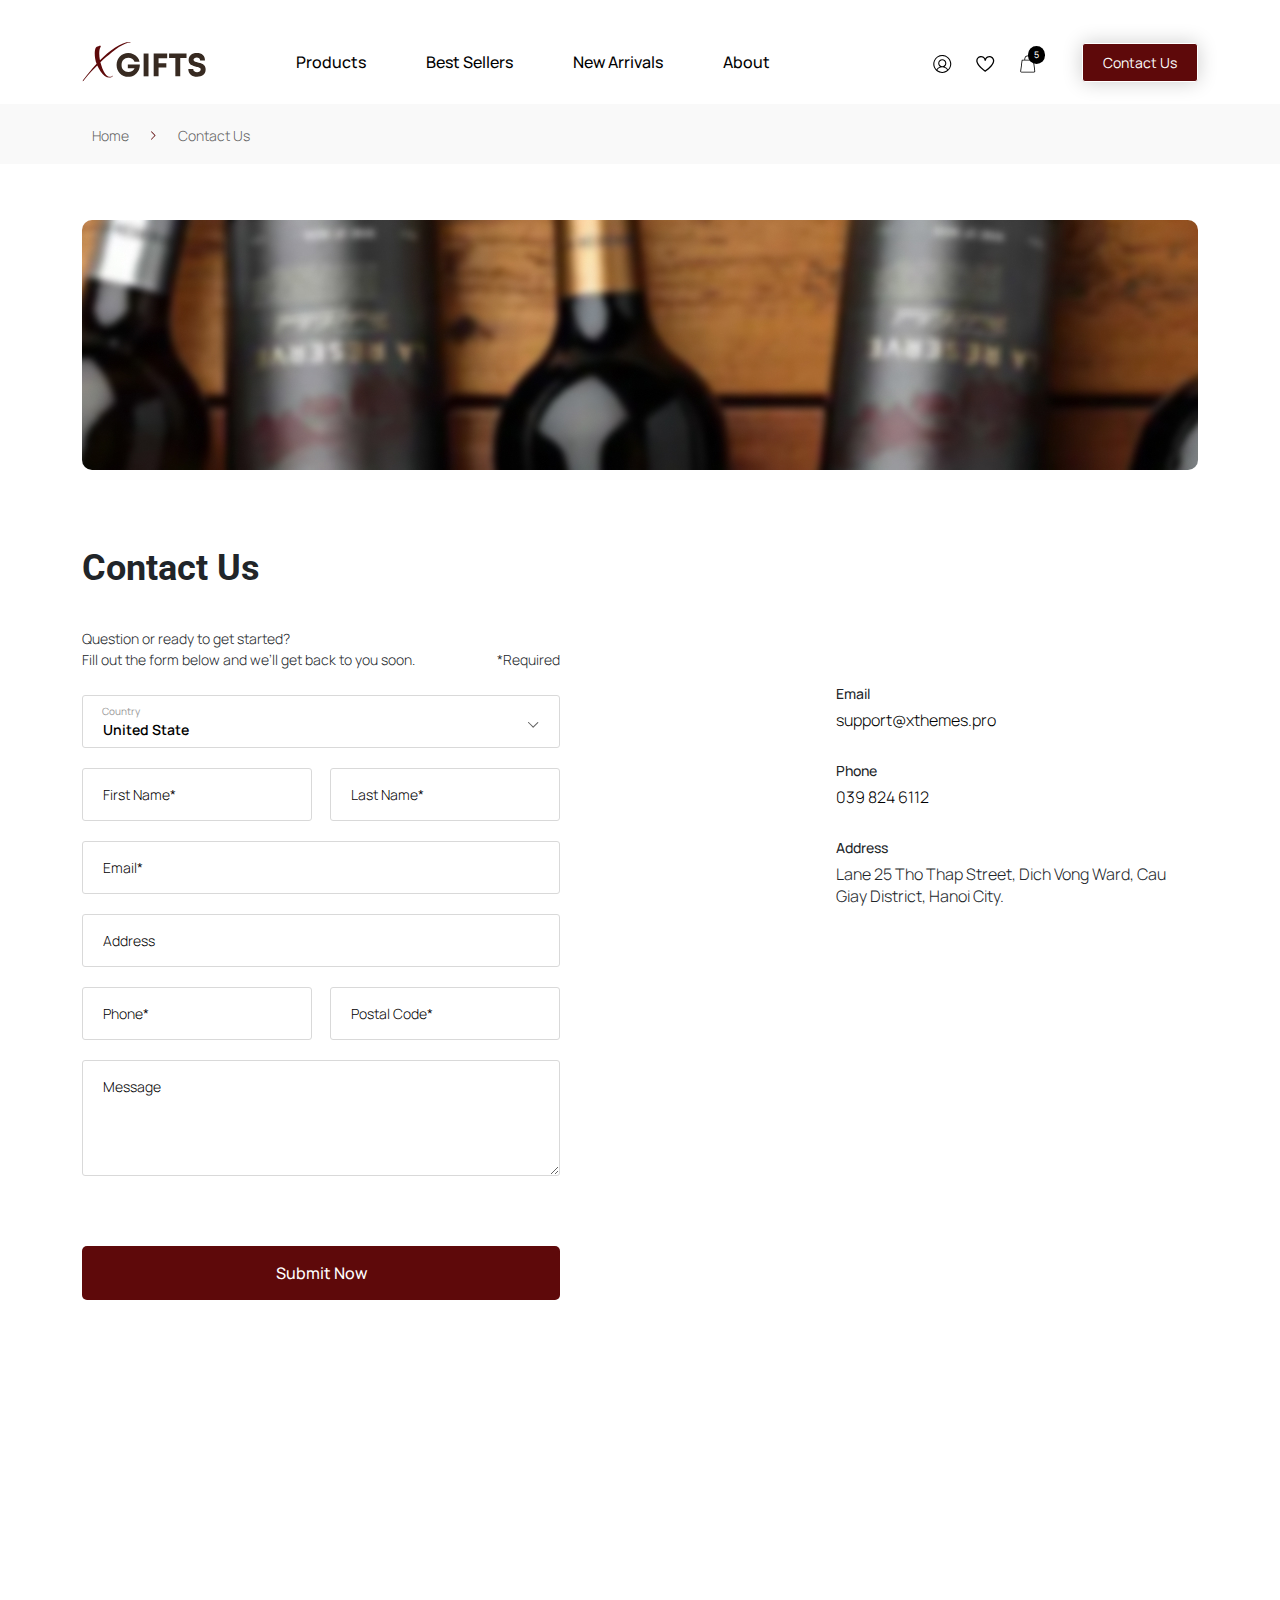
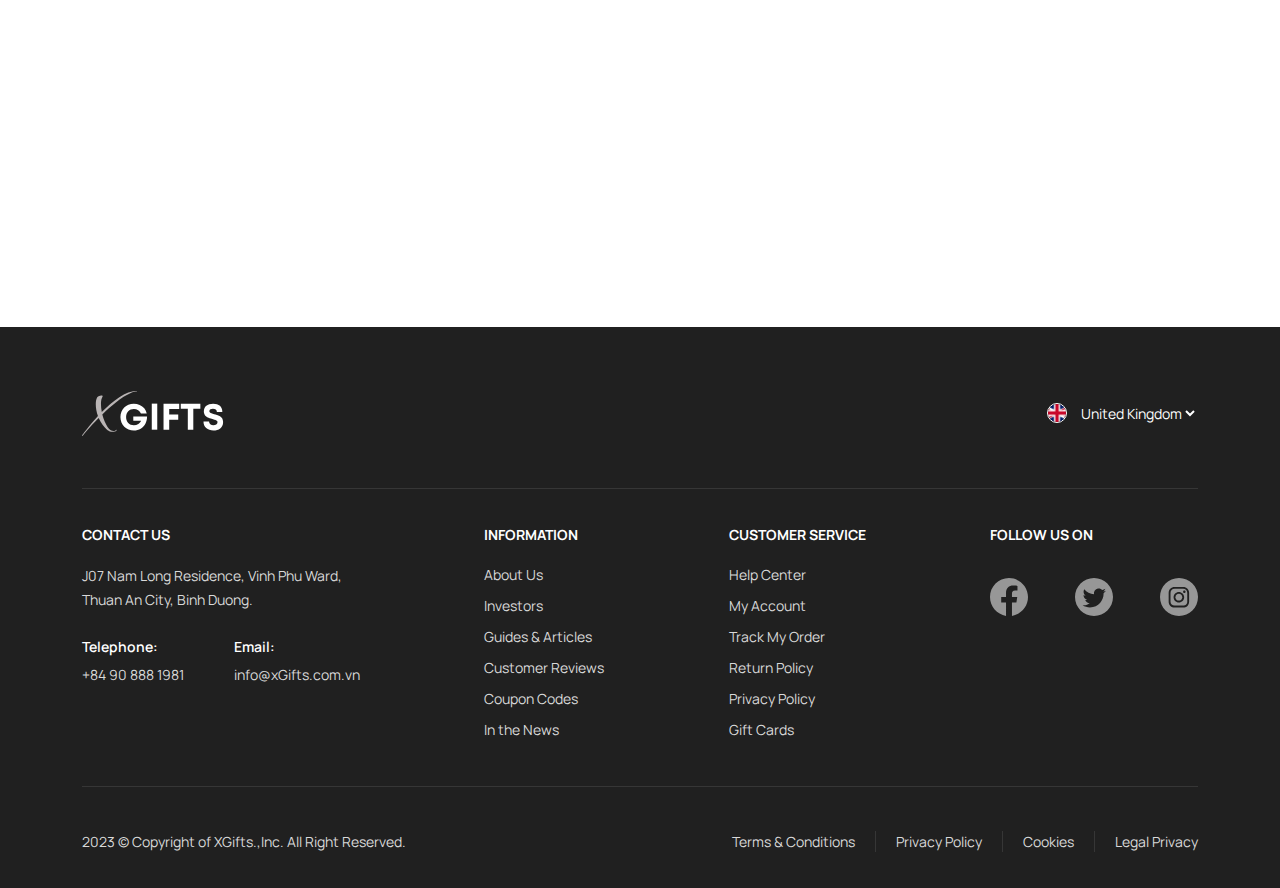
<file: contact-us.html>
<!DOCTYPE html>
<html lang="en">
  <head>
    <meta charset="UTF-8" />
    <meta name="viewport" content="width=device-width, initial-scale=1.0" />
    <link rel="icon" type="image/x-icon" href="./assets/images/favicon.svg" />
    <!-- Library -->
    <link rel="stylesheet" href="./assets/bootstrap/css/bootstrap.min.css" />
    <link
      rel="stylesheet"
      href="https://cdn.jsdelivr.net/npm/swiper@11/swiper-bundle.min.css"
    />

    <!-- CSS -->
    <link rel="stylesheet" href="./assets/css/index.css" />

    <title>Contact Us</title>
  </head>
  <body>
    <!-- START LOGIN
    ======================================= -->

    <div id="fhm-login">
      <div class="login-modal">
        <div class="heading-block">
          <h2 class="title">Login</h2>
        </div>
        <div class="login-input">
          <input type="text" placeholder="Email or Phone" class="login-email" />
          <div class="input-wrapper">
            <input
              type="password"
              placeholder="Password"
              class="login-password"
            />
            <div class="icon">
              <img src="./assets/images/icon/eye.svg" alt="Hidden/Show" />
            </div>
          </div>
        </div>
        <a href="#" title="Forgot your password?" class="forgot-password"
          >Forgot your password?</a
        >
        <button type="submit" class="button-solid">Login</button>
        <div class="login-separate-line">
          <div class="line"></div>
          <span class="text">or</span>
          <div class="line"></div>
        </div>
        <ul class="login-social">
          <li class="login-social-item">
            <a href="#" title="Sign in with Facebook"
              ><span class="icon">
                <img
                  src="./assets/images/icon/fb (2).svg"
                  alt="Facebook"
                /> </span
              >Sign in with Facebook</a
            >
          </li>
          <li class="login-social-item">
            <a href="#" title="Sign in with Google"
              ><span class="icon">
                <img
                  src="./assets/images/icon/google.svg"
                  alt="Google"
                /> </span
              >Sign in with Google</a
            >
          </li>
          <li class="login-social-item">
            <a href="#" title="Sign in with Apple"
              ><span class="icon">
                <img src="./assets/images/icon/apple.svg" alt="Apple" /> </span
              >Sign in with Apple</a
            >
          </li>
        </ul>
        <div class="login-signup">
          <p class="text">Do not have an account?</p>
          <a href="#" title="Register an account" class="link"
            >Register an account</a
          >
        </div>
        <button class="login-modal-close-button">
          <img src="./assets/images/icon/xmark.svg" alt="Close" />
        </button>
      </div>
    </div>
    <!-- END LOGIN
    ======================================= -->
    <!-- START HEADER
    ======================================= -->
    <header id="fhm-header">
      <div class="container">
        <a href="index.html" title="xGifts" class="header-logo">
          <img src="./assets/images/header-logo.svg" alt="header-logo" />
        </a>
        <div class="header-wrapper">
          <nav class="header-nav">
            <ul class="header-nav-list">
              <li class="header-nav-item">
                <a href="#" title="Products">Products</a>
              </li>
              <li class="header-nav-item">
                <a href="#" title="Best Sellers">Best Sellers</a>
              </li>
              <li class="header-nav-item">
                <a href="#" title="New Arrivals">New Arrivals</a>
              </li>
              <li class="header-nav-item">
                <a href="#" title="About">About</a>
              </li>
            </ul>
          </nav>
          <div class="header-button-wrapper">
            <a href="#" class="user-button" title="User">
              <img src="./assets/images/icon/user-black.svg" alt="User" />
            </a>
            <button type="button" class="wishlist-button">
              <img src="./assets/images/icon/heart-black.svg" alt="Wishlist" />
            </button>
            <button type="button" class="cart-button">
              <img src="./assets/images/icon/cart-black.svg" alt="Cart" />
              <span class="quantity">5</span>
            </button>
            <div
              class="show-menu-mobile d-block d-xl-none d-lg-none"
              type="button"
              data-bs-toggle="offcanvas"
              data-bs-target="#menumobile"
              aria-controls="menumobile"
            >
              <svg
                height="24"
                viewBox="0 0 16 16"
                width="24"
                xmlns="http://www.w3.org/2000/svg"
              >
                <g id="_31" data-name="31">
                  <path d="m15.5 4h-15a.5.5 0 0 1 0-1h15a.5.5 0 0 1 0 1z" />
                  <path d="m15.5 9h-15a.5.5 0 0 1 0-1h15a.5.5 0 0 1 0 1z" />
                  <path d="m15.5 14h-15a.5.5 0 0 1 0-1h15a.5.5 0 0 1 0 1z" />
                </g>
              </svg>
            </div>

            <a href="#" class="contact-button" title="Contact Us">
              Contact Us</a
            >
          </div>
        </div>
        <div
          class="offcanvas offcanvas-start"
          tabindex="-1"
          id="menumobile"
          aria-labelledby="menumobileLabel"
        >
          <div class="offcanvas-body">
            <button
              type="button"
              class="btn-close"
              data-bs-dismiss="offcanvas"
              aria-label="Close"
            ></button>

            <nav class="nav-mobile">
              <ul class="nav-list">
                <li class="position-relative">
                  <a href="#" class="nav-item">New</a>
                  <ul class="nav-list-lv0 collapse" id="collapsesubmenu-1">
                    <li class="position-relative">
                      <a href="#" class="nav-item">Women’s Dress</a>
                      <ul
                        class="nav-list-lv1 collapse"
                        id="collapsesubmenu-lv1-1"
                      >
                        <li>
                          <a href="#" class="nav-item">Culotte dress</a>
                        </li>
                        <li>
                          <a href="#" class="nav-item">Babydoll dress</a>
                        </li>
                        <li>
                          <a href="#" class="nav-item">Wrap around dress</a>
                        </li>
                        <li>
                          <a href="#" class="nav-item">Kimono dress</a>
                        </li>
                        <li>
                          <a href="#" class="nav-item">Bubble dress</a>
                        </li>
                        <li>
                          <a href="#" class="nav-item">Tutu dress</a>
                        </li>
                      </ul>

                      <div
                        class="close-sub-nav collapsed"
                        data-bs-toggle="collapse"
                        href="#collapsesubmenu-lv1-1"
                        role="button"
                        aria-expanded="false"
                        aria-controls="collapsesubmenulv1-1"
                      >
                        <svg
                          version="1.1"
                          id="Capa_1"
                          xmlns="http://www.w3.org/2000/svg"
                          xmlns:xlink="http://www.w3.org/1999/xlink"
                          x="0px"
                          y="0px"
                          viewBox="0 0 512 512"
                          style="enable-background: new 0 0 512 512"
                          xml:space="preserve"
                        >
                          <g>
                            <g>
                              <path
                                d="M492,236H276V20c0-11.046-8.954-20-20-20c-11.046,0-20,8.954-20,20v216H20c-11.046,0-20,8.954-20,20s8.954,20,20,20h216			v216c0,11.046,8.954,20,20,20s20-8.954,20-20V276h216c11.046,0,20-8.954,20-20C512,244.954,503.046,236,492,236z"
                              />
                            </g>
                          </g>
                          <g></g>
                          <g></g>
                          <g></g>
                          <g></g>
                          <g></g>
                          <g></g>
                          <g></g>
                          <g></g>
                          <g></g>
                          <g></g>
                          <g></g>
                          <g></g>
                          <g></g>
                          <g></g>
                          <g></g>
                        </svg>

                        <svg
                          id="svg1591"
                          height="24"
                          viewBox="0 0 6.3499999 6.3500002"
                          width="24"
                          xmlns="http://www.w3.org/2000/svg"
                          xmlns:svg="http://www.w3.org/2000/svg"
                        >
                          <g id="layer1" transform="translate(0 -290.65)">
                            <path
                              id="path2047"
                              d="m.79427278 293.56039a.2646485.2646485 0 0 0 0 .52917h4.76146822a.2646485.2646485 0 0 0 0-.52917z"
                              font-variant-ligatures="normal"
                              font-variant-position="normal"
                              font-variant-caps="normal"
                              font-variant-numeric="normal"
                              font-variant-alternates="normal"
                              font-feature-settings="normal"
                              text-indent="0"
                              text-align="start"
                              text-decoration-line="none"
                              text-decoration-style="solid"
                              text-decoration-color="rgb(0,0,0)"
                              text-transform="none"
                              text-orientation="mixed"
                              white-space="normal"
                              shape-padding="0"
                              isolation="auto"
                              mix-blend-mode="normal"
                              solid-color="rgb(0,0,0)"
                              solid-opacity="1"
                              vector-effect="none"
                            />
                          </g>
                        </svg>
                      </div>
                    </li>

                    <li class="position-relative">
                      <a href="#" class="nav-item">Men’s Fashion</a>
                      <ul
                        class="nav-list-lv1 collapse"
                        id="collapsesubmenu-lv1-2"
                      >
                        <li>
                          <a href="#" class="nav-item">Suit</a>
                        </li>
                        <li>
                          <a href="#" class="nav-item">Hawaiian shirt</a>
                        </li>
                        <li>
                          <a href="#" class="nav-item">Singlet</a>
                        </li>
                        <li>
                          <a href="#" class="nav-item">Business shoes</a>
                        </li>
                        <li>
                          <a href="#" class="nav-item">Flip flops</a>
                        </li>
                        <li>
                          <a href="#" class="nav-item">Shorts</a>
                        </li>
                      </ul>

                      <div
                        class="close-sub-nav collapsed"
                        data-bs-toggle="collapse"
                        href="#collapsesubmenu-lv1-2"
                        role="button"
                        aria-expanded="false"
                        aria-controls="collapsesubmenu-lv1-2"
                      >
                        <svg
                          version="1.1"
                          id="Capa_1"
                          xmlns="http://www.w3.org/2000/svg"
                          xmlns:xlink="http://www.w3.org/1999/xlink"
                          x="0px"
                          y="0px"
                          viewBox="0 0 512 512"
                          style="enable-background: new 0 0 512 512"
                          xml:space="preserve"
                        >
                          <g>
                            <g>
                              <path
                                d="M492,236H276V20c0-11.046-8.954-20-20-20c-11.046,0-20,8.954-20,20v216H20c-11.046,0-20,8.954-20,20s8.954,20,20,20h216			v216c0,11.046,8.954,20,20,20s20-8.954,20-20V276h216c11.046,0,20-8.954,20-20C512,244.954,503.046,236,492,236z"
                              />
                            </g>
                          </g>
                          <g></g>
                          <g></g>
                          <g></g>
                          <g></g>
                          <g></g>
                          <g></g>
                          <g></g>
                          <g></g>
                          <g></g>
                          <g></g>
                          <g></g>
                          <g></g>
                          <g></g>
                          <g></g>
                          <g></g>
                        </svg>

                        <svg
                          id="svg1591"
                          height="24"
                          viewBox="0 0 6.3499999 6.3500002"
                          width="24"
                          xmlns="http://www.w3.org/2000/svg"
                          xmlns:svg="http://www.w3.org/2000/svg"
                        >
                          <g id="layer1" transform="translate(0 -290.65)">
                            <path
                              id="path2047"
                              d="m.79427278 293.56039a.2646485.2646485 0 0 0 0 .52917h4.76146822a.2646485.2646485 0 0 0 0-.52917z"
                              font-variant-ligatures="normal"
                              font-variant-position="normal"
                              font-variant-caps="normal"
                              font-variant-numeric="normal"
                              font-variant-alternates="normal"
                              font-feature-settings="normal"
                              text-indent="0"
                              text-align="start"
                              text-decoration-line="none"
                              text-decoration-style="solid"
                              text-decoration-color="rgb(0,0,0)"
                              text-transform="none"
                              text-orientation="mixed"
                              white-space="normal"
                              shape-padding="0"
                              isolation="auto"
                              mix-blend-mode="normal"
                              solid-color="rgb(0,0,0)"
                              solid-opacity="1"
                              vector-effect="none"
                            />
                          </g>
                        </svg>
                      </div>
                    </li>
                    <li class="position-relative">
                      <a href="#" class="nav-item">Accessories</a>
                      <ul
                        class="nav-list-lv1 collapse"
                        id="collapsesubmenu-lv1-3"
                      >
                        <li>
                          <a href="#" class="nav-item">Sunglasses</a>
                        </li>
                        <li>
                          <a href="#" class="nav-item">Scarves</a>
                        </li>
                        <li>
                          <a href="#" class="nav-item">Belts</a>
                        </li>
                        <li>
                          <a href="#" class="nav-item">Shoes</a>
                        </li>
                      </ul>

                      <div
                        class="close-sub-nav collapsed"
                        data-bs-toggle="collapse"
                        href="#collapsesubmenu-lv1-3"
                        role="button"
                        aria-expanded="false"
                        aria-controls="collapsesubmenu-lv1-3"
                      >
                        <svg
                          version="1.1"
                          id="Capa_1"
                          xmlns="http://www.w3.org/2000/svg"
                          xmlns:xlink="http://www.w3.org/1999/xlink"
                          x="0px"
                          y="0px"
                          viewBox="0 0 512 512"
                          style="enable-background: new 0 0 512 512"
                          xml:space="preserve"
                        >
                          <g>
                            <g>
                              <path
                                d="M492,236H276V20c0-11.046-8.954-20-20-20c-11.046,0-20,8.954-20,20v216H20c-11.046,0-20,8.954-20,20s8.954,20,20,20h216			v216c0,11.046,8.954,20,20,20s20-8.954,20-20V276h216c11.046,0,20-8.954,20-20C512,244.954,503.046,236,492,236z"
                              />
                            </g>
                          </g>
                          <g></g>
                          <g></g>
                          <g></g>
                          <g></g>
                          <g></g>
                          <g></g>
                          <g></g>
                          <g></g>
                          <g></g>
                          <g></g>
                          <g></g>
                          <g></g>
                          <g></g>
                          <g></g>
                          <g></g>
                        </svg>

                        <svg
                          id="svg1591"
                          height="24"
                          viewBox="0 0 6.3499999 6.3500002"
                          width="24"
                          xmlns="http://www.w3.org/2000/svg"
                          xmlns:svg="http://www.w3.org/2000/svg"
                        >
                          <g id="layer1" transform="translate(0 -290.65)">
                            <path
                              id="path2047"
                              d="m.79427278 293.56039a.2646485.2646485 0 0 0 0 .52917h4.76146822a.2646485.2646485 0 0 0 0-.52917z"
                              font-variant-ligatures="normal"
                              font-variant-position="normal"
                              font-variant-caps="normal"
                              font-variant-numeric="normal"
                              font-variant-alternates="normal"
                              font-feature-settings="normal"
                              text-indent="0"
                              text-align="start"
                              text-decoration-line="none"
                              text-decoration-style="solid"
                              text-decoration-color="rgb(0,0,0)"
                              text-transform="none"
                              text-orientation="mixed"
                              white-space="normal"
                              shape-padding="0"
                              isolation="auto"
                              mix-blend-mode="normal"
                              solid-color="rgb(0,0,0)"
                              solid-opacity="1"
                              vector-effect="none"
                            />
                          </g>
                        </svg>
                      </div>
                    </li>
                    <li class="position-relative">
                      <a href="#" class="nav-item">Swim</a>
                      <ul
                        class="nav-list-lv1 collapse"
                        id="collapsesubmenu-lv1-4"
                      >
                        <li>
                          <a href="#" class="nav-item">Aqua Apparel</a>
                        </li>
                        <li>
                          <a href="#" class="nav-item">Go Exotic Swimwear</a>
                        </li>
                        <li>
                          <a href="#" class="nav-item">Surf Goddess</a>
                        </li>
                      </ul>

                      <div
                        class="close-sub-nav collapsed"
                        data-bs-toggle="collapse"
                        href="#collapsesubmenu-lv1-4"
                        role="button"
                        aria-expanded="false"
                        aria-controls="collapsesubmenu-lv1-4"
                      >
                        <svg
                          version="1.1"
                          id="Capa_1"
                          xmlns="http://www.w3.org/2000/svg"
                          xmlns:xlink="http://www.w3.org/1999/xlink"
                          x="0px"
                          y="0px"
                          viewBox="0 0 512 512"
                          style="enable-background: new 0 0 512 512"
                          xml:space="preserve"
                        >
                          <g>
                            <g>
                              <path
                                d="M492,236H276V20c0-11.046-8.954-20-20-20c-11.046,0-20,8.954-20,20v216H20c-11.046,0-20,8.954-20,20s8.954,20,20,20h216			v216c0,11.046,8.954,20,20,20s20-8.954,20-20V276h216c11.046,0,20-8.954,20-20C512,244.954,503.046,236,492,236z"
                              />
                            </g>
                          </g>
                          <g></g>
                          <g></g>
                          <g></g>
                          <g></g>
                          <g></g>
                          <g></g>
                          <g></g>
                          <g></g>
                          <g></g>
                          <g></g>
                          <g></g>
                          <g></g>
                          <g></g>
                          <g></g>
                          <g></g>
                        </svg>

                        <svg
                          id="svg1591"
                          height="24"
                          viewBox="0 0 6.3499999 6.3500002"
                          width="24"
                          xmlns="http://www.w3.org/2000/svg"
                          xmlns:svg="http://www.w3.org/2000/svg"
                        >
                          <g id="layer1" transform="translate(0 -290.65)">
                            <path
                              id="path2047"
                              d="m.79427278 293.56039a.2646485.2646485 0 0 0 0 .52917h4.76146822a.2646485.2646485 0 0 0 0-.52917z"
                              font-variant-ligatures="normal"
                              font-variant-position="normal"
                              font-variant-caps="normal"
                              font-variant-numeric="normal"
                              font-variant-alternates="normal"
                              font-feature-settings="normal"
                              text-indent="0"
                              text-align="start"
                              text-decoration-line="none"
                              text-decoration-style="solid"
                              text-decoration-color="rgb(0,0,0)"
                              text-transform="none"
                              text-orientation="mixed"
                              white-space="normal"
                              shape-padding="0"
                              isolation="auto"
                              mix-blend-mode="normal"
                              solid-color="rgb(0,0,0)"
                              solid-opacity="1"
                              vector-effect="none"
                            />
                          </g>
                        </svg>
                      </div>
                    </li>
                    <li class="position-relative">
                      <a href="#" class="nav-item">By Brands</a>
                      <ul
                        class="nav-list-lv1 collapse"
                        id="collapsesubmenu-lv1-5"
                      >
                        <li>
                          <a href="#" class="nav-item">Tiffany & Co</a>
                        </li>
                        <li>
                          <a href="#" class="nav-item">Zara</a>
                        </li>
                        <li>
                          <a href="#" class="nav-item">H&M</a>
                        </li>
                        <li>
                          <a href="#" class="nav-item">Cartier</a>
                        </li>
                        <li>
                          <a href="#" class="nav-item">Lululemon</a>
                        </li>
                      </ul>

                      <div
                        class="close-sub-nav collapsed"
                        data-bs-toggle="collapse"
                        href="#collapsesubmenu-lv1-5"
                        role="button"
                        aria-expanded="false"
                        aria-controls="collapsesubmenu-lv1-5"
                      >
                        <svg
                          version="1.1"
                          id="Capa_1"
                          xmlns="http://www.w3.org/2000/svg"
                          xmlns:xlink="http://www.w3.org/1999/xlink"
                          x="0px"
                          y="0px"
                          viewBox="0 0 512 512"
                          style="enable-background: new 0 0 512 512"
                          xml:space="preserve"
                        >
                          <g>
                            <g>
                              <path
                                d="M492,236H276V20c0-11.046-8.954-20-20-20c-11.046,0-20,8.954-20,20v216H20c-11.046,0-20,8.954-20,20s8.954,20,20,20h216			v216c0,11.046,8.954,20,20,20s20-8.954,20-20V276h216c11.046,0,20-8.954,20-20C512,244.954,503.046,236,492,236z"
                              />
                            </g>
                          </g>
                          <g></g>
                          <g></g>
                          <g></g>
                          <g></g>
                          <g></g>
                          <g></g>
                          <g></g>
                          <g></g>
                          <g></g>
                          <g></g>
                          <g></g>
                          <g></g>
                          <g></g>
                          <g></g>
                          <g></g>
                        </svg>

                        <svg
                          id="svg1591"
                          height="24"
                          viewBox="0 0 6.3499999 6.3500002"
                          width="24"
                          xmlns="http://www.w3.org/2000/svg"
                          xmlns:svg="http://www.w3.org/2000/svg"
                        >
                          <g id="layer1" transform="translate(0 -290.65)">
                            <path
                              id="path2047"
                              d="m.79427278 293.56039a.2646485.2646485 0 0 0 0 .52917h4.76146822a.2646485.2646485 0 0 0 0-.52917z"
                              font-variant-ligatures="normal"
                              font-variant-position="normal"
                              font-variant-caps="normal"
                              font-variant-numeric="normal"
                              font-variant-alternates="normal"
                              font-feature-settings="normal"
                              text-indent="0"
                              text-align="start"
                              text-decoration-line="none"
                              text-decoration-style="solid"
                              text-decoration-color="rgb(0,0,0)"
                              text-transform="none"
                              text-orientation="mixed"
                              white-space="normal"
                              shape-padding="0"
                              isolation="auto"
                              mix-blend-mode="normal"
                              solid-color="rgb(0,0,0)"
                              solid-opacity="1"
                              vector-effect="none"
                            />
                          </g>
                        </svg>
                      </div>
                    </li>
                  </ul>
                  <div
                    class="close-sub-nav collapsed"
                    data-bs-toggle="collapse"
                    href="#collapsesubmenu-1"
                    role="button"
                    aria-expanded="false"
                    aria-controls="collapsesubmenu-1"
                  >
                    <svg
                      version="1.1"
                      id="Capa_1"
                      xmlns="http://www.w3.org/2000/svg"
                      xmlns:xlink="http://www.w3.org/1999/xlink"
                      x="0px"
                      y="0px"
                      viewBox="0 0 512 512"
                      style="enable-background: new 0 0 512 512"
                      xml:space="preserve"
                    >
                      <g>
                        <g>
                          <path
                            d="M492,236H276V20c0-11.046-8.954-20-20-20c-11.046,0-20,8.954-20,20v216H20c-11.046,0-20,8.954-20,20s8.954,20,20,20h216			v216c0,11.046,8.954,20,20,20s20-8.954,20-20V276h216c11.046,0,20-8.954,20-20C512,244.954,503.046,236,492,236z"
                          />
                        </g>
                      </g>
                      <g></g>
                      <g></g>
                      <g></g>
                      <g></g>
                      <g></g>
                      <g></g>
                      <g></g>
                      <g></g>
                      <g></g>
                      <g></g>
                      <g></g>
                      <g></g>
                      <g></g>
                      <g></g>
                      <g></g>
                    </svg>

                    <svg
                      id="svg1591"
                      height="24"
                      viewBox="0 0 6.3499999 6.3500002"
                      width="24"
                      xmlns="http://www.w3.org/2000/svg"
                      xmlns:svg="http://www.w3.org/2000/svg"
                    >
                      <g id="layer1" transform="translate(0 -290.65)">
                        <path
                          id="path2047"
                          d="m.79427278 293.56039a.2646485.2646485 0 0 0 0 .52917h4.76146822a.2646485.2646485 0 0 0 0-.52917z"
                          font-variant-ligatures="normal"
                          font-variant-position="normal"
                          font-variant-caps="normal"
                          font-variant-numeric="normal"
                          font-variant-alternates="normal"
                          font-feature-settings="normal"
                          text-indent="0"
                          text-align="start"
                          text-decoration-line="none"
                          text-decoration-style="solid"
                          text-decoration-color="rgb(0,0,0)"
                          text-transform="none"
                          text-orientation="mixed"
                          white-space="normal"
                          shape-padding="0"
                          isolation="auto"
                          mix-blend-mode="normal"
                          solid-color="rgb(0,0,0)"
                          solid-opacity="1"
                          vector-effect="none"
                        />
                      </g>
                    </svg>
                  </div>
                </li>

                <li class="position-relative">
                  <a href="#" class="nav-item">Best Sellers</a>
                  <ul class="nav-list-lv0 collapse" id="collapsesubmenu">
                    <li><a href="/" class="nav-item">Women’s Dress</a></li>
                    <li><a href="/" class="nav-item">Men’s Fashion</a></li>
                    <li><a href="/" class="nav-item">Accessories</a></li>
                  </ul>
                  <div
                    class="close-sub-nav collapsed"
                    data-bs-toggle="collapse"
                    href="#collapsesubmenu"
                    role="button"
                    aria-expanded="false"
                    aria-controls="collapsesubmenu"
                  >
                    <svg
                      version="1.1"
                      id="Capa_1"
                      xmlns="http://www.w3.org/2000/svg"
                      xmlns:xlink="http://www.w3.org/1999/xlink"
                      x="0px"
                      y="0px"
                      viewBox="0 0 512 512"
                      style="enable-background: new 0 0 512 512"
                      xml:space="preserve"
                    >
                      <g>
                        <g>
                          <path
                            d="M492,236H276V20c0-11.046-8.954-20-20-20c-11.046,0-20,8.954-20,20v216H20c-11.046,0-20,8.954-20,20s8.954,20,20,20h216			v216c0,11.046,8.954,20,20,20s20-8.954,20-20V276h216c11.046,0,20-8.954,20-20C512,244.954,503.046,236,492,236z"
                          />
                        </g>
                      </g>
                      <g></g>
                      <g></g>
                      <g></g>
                      <g></g>
                      <g></g>
                      <g></g>
                      <g></g>
                      <g></g>
                      <g></g>
                      <g></g>
                      <g></g>
                      <g></g>
                      <g></g>
                      <g></g>
                      <g></g>
                    </svg>

                    <svg
                      id="svg1591"
                      height="24"
                      viewBox="0 0 6.3499999 6.3500002"
                      width="24"
                      xmlns="http://www.w3.org/2000/svg"
                      xmlns:svg="http://www.w3.org/2000/svg"
                    >
                      <g id="layer1" transform="translate(0 -290.65)">
                        <path
                          id="path2047"
                          d="m.79427278 293.56039a.2646485.2646485 0 0 0 0 .52917h4.76146822a.2646485.2646485 0 0 0 0-.52917z"
                          font-variant-ligatures="normal"
                          font-variant-position="normal"
                          font-variant-caps="normal"
                          font-variant-numeric="normal"
                          font-variant-alternates="normal"
                          font-feature-settings="normal"
                          text-indent="0"
                          text-align="start"
                          text-decoration-line="none"
                          text-decoration-style="solid"
                          text-decoration-color="rgb(0,0,0)"
                          text-transform="none"
                          text-orientation="mixed"
                          white-space="normal"
                          shape-padding="0"
                          isolation="auto"
                          mix-blend-mode="normal"
                          solid-color="rgb(0,0,0)"
                          solid-opacity="1"
                          vector-effect="none"
                        />
                      </g>
                    </svg>
                  </div>
                </li>
                <li><a href="#">Brands</a></li>
                <li><a href="#">Denim</a></li>
                <li><a href="#">Men</a></li>
                <li><a href="#">Swim</a></li>
                <li><a href="#">Sale</a></li>
              </ul>
            </nav>
          </div>
        </div>
      </div>
    </header>
    <!-- END HEADER
    ======================================= -->

    <!-- START CONTENT
    ======================================= -->

    <main id="fhm-contact-us-content">
      <!-- START BREADCRUMB
    ======================================= -->

      <section id="fhm-contact-us-breadcrumb" class="breadcrumb">
        <div class="container">
          <div class="breadcrumb-list">
            <a href="#" title="Home" class="breadcrumb-link">Home</a>
            <div class="breadcrumb-arrow">
              <svg
                width="5"
                height="9"
                viewBox="0 0 5 9"
                fill="none"
                xmlns="http://www.w3.org/2000/svg"
              >
                <path
                  d="M3.64526 4.49898C3.58546 4.44862 3.54769 4.4203 3.51307 4.38568C2.39577 3.26838 1.27532 2.15108 0.161169 1.03063C0.0919282 0.961387 0.0352768 0.866968 0.0100982 0.772548C-0.0308171 0.627771 0.0573075 0.470405 0.189495 0.394869C0.321683 0.319333 0.488491 0.328774 0.611237 0.426342C0.649004 0.454668 0.680478 0.489288 0.715099 0.52391C1.92997 1.73878 3.14483 2.95364 4.36285 4.16851C4.5989 4.40456 4.5989 4.5934 4.366 4.8263C3.13854 6.05376 1.91108 7.27807 0.686773 8.50553C0.570322 8.62198 0.441282 8.68807 0.274473 8.63771C0.0195399 8.56218 -0.0780273 8.26004 0.0824863 8.04916C0.110812 8.0114 0.145433 7.97992 0.180054 7.9453C1.29421 6.83115 2.41151 5.71385 3.52566 4.5997C3.55399 4.56822 3.59175 4.54304 3.64526 4.49898Z"
                  fill="#5E090A"
                />
              </svg>
            </div>
            <a href="#" title="Products" class="breadcrumb-link">Contact Us</a>
          </div>
        </div>
      </section>
      <!-- END BREADCRUMB
    ======================================= -->
      <!-- START BANNER
    ======================================= -->
      <section id="fhm-contact-us-banner">
        <div class="container">
          <div class="banner-image">
            <img
              src="./assets/images/banners/contact-bg.jpg"
              alt="Contact Us"
            />
          </div>
        </div>
      </section>
      <!-- END BANNER
    ======================================= -->
      <!-- START CONTACT FORM
    ======================================= -->
      <section id="fhm-contact-us" class="contact">
        <div class="container">
          <div class="contact-wrapper">
            <div class="contact-form">
              <div class="heading-block">
                <h1 class="title">Contact Us</h1>
              </div>
              <div class="contact-form-heading">
                <p>Question or ready to get started?</p>
                <div
                  class="d-block d-md-flex justify-content-between align-items-center"
                >
                  <p>Fill out the form below and we’ll get back to you soon.</p>
                  <span>*Required</span>
                </div>
              </div>
              <div class="main-form">
                <div class="main-form-select">
                  <label>Country</label>
                  <select class="main-form-control">
                    <option selected value="United State">United State</option>
                    <option value="Vietnam">Vietnam</option>
                  </select>
                  <div class="select-mark">
                    <svg
                      width="11"
                      height="6"
                      viewBox="0 0 11 6"
                      fill="none"
                      xmlns="http://www.w3.org/2000/svg"
                    >
                      <path
                        d="M5.156 4.52258C5.21847 4.44839 5.25362 4.40153 5.29657 4.35857C6.68278 2.97237 8.06898 1.58226 9.45909 0.199959C9.545 0.114053 9.66214 0.043767 9.77929 0.0125285C9.95891 -0.0382339 10.1541 0.0710999 10.2479 0.235102C10.3416 0.399103 10.3299 0.606058 10.2088 0.758345C10.1737 0.805203 10.1307 0.844251 10.0878 0.887204C8.58051 2.39446 7.07326 3.90171 5.566 5.41287C5.27314 5.70573 5.03885 5.70573 4.7499 5.41678C3.22702 3.8939 1.70805 2.37103 0.185181 0.852061C0.0407028 0.707584 -0.041298 0.547486 0.0211789 0.340532C0.114894 0.0242427 0.489755 -0.0968065 0.751377 0.102339C0.798235 0.137482 0.837283 0.180435 0.880236 0.223388C2.26254 1.60569 3.64874 2.99189 5.03104 4.37419C5.07009 4.40934 5.10133 4.4562 5.156 4.52258Z"
                        fill="#616161"
                      />
                    </svg>
                  </div>
                </div>
                <div class="row">
                  <div class="col main-form-left">
                    <div class="main-form-wrapper">
                      <input
                        type="text"
                        class="form-control main-form-control"
                        id="first-name"
                        placeholder="First Name*"
                      />
                      <div class="clear-input position-absolute d-none">
                        <svg
                          width="16"
                          height="16"
                          viewBox="0 0 16 16"
                          fill="none"
                          xmlns="http://www.w3.org/2000/svg"
                        >
                          <path
                            d="M7.38593 16C7.77797 16 8.16965 16 8.56169 16C8.80162 15.965 9.04192 15.9346 9.28078 15.8943C11.2752 15.5561 12.9405 14.6182 14.1902 13.0282C15.9833 10.7468 16.4739 8.1725 15.5295 5.42536C14.5351 2.5325 12.4614 0.783926 9.47216 0.142855C9.17224 0.0785694 8.86518 0.0471411 8.56169 0.000354767H7.42164C7.39379 0.00964069 7.36629 0.0221405 7.33773 0.0274973C6.83144 0.118212 6.31372 0.168569 5.81992 0.304641C1.40539 1.52071 -1.10358 6.35321 0.474568 10.6632C1.51429 13.5025 3.56124 15.2254 6.51331 15.8589C6.80109 15.9207 7.09494 15.9536 7.38593 16ZM7.1892 8.00428C7.13243 7.94393 7.08923 7.89607 7.04388 7.85036C6.42333 7.21857 5.80136 6.58786 5.18224 5.95464C4.99086 5.75893 4.95587 5.48786 5.08155 5.26571C5.20152 5.05393 5.44145 4.935 5.68889 5.00286C5.81278 5.03714 5.93739 5.11786 6.02987 5.21C6.54866 5.725 7.05781 6.25 7.57017 6.77143C7.70656 6.91036 7.84367 7.04857 7.98756 7.19393C8.04576 7.13857 8.09324 7.09536 8.13859 7.05C8.76021 6.4275 9.38004 5.80321 10.0031 5.18214C10.2837 4.9025 10.6758 4.92107 10.9021 5.21821C11.0871 5.46071 11.0546 5.76107 10.8097 6.00428C10.177 6.6325 9.54178 7.25821 8.90802 7.88536C8.8716 7.92143 8.83911 7.96178 8.80805 7.99643C9.02442 8.21821 9.22901 8.43286 9.43931 8.64214C9.89455 9.09464 10.3566 9.54071 10.8082 9.99679C11.1449 10.3368 11.0089 10.8682 10.5608 10.9846C10.3319 11.0443 10.1434 10.9621 9.98131 10.7989C9.36505 10.1793 8.74664 9.56214 8.13216 8.94071C8.08789 8.89571 8.07075 8.82393 8.03969 8.7625C7.94721 8.85 7.91615 8.8775 7.88723 8.90643C7.27418 9.52071 6.66041 10.1343 6.04879 10.75C5.89776 10.9021 5.72566 10.9957 5.50786 10.9536C5.28792 10.9107 5.13439 10.7832 5.06405 10.5632C4.98836 10.3257 5.06512 10.1314 5.23222 9.96393C5.87848 9.31571 6.52545 8.66857 7.18813 8.00464L7.1892 8.00428Z"
                            fill="#C8C8C8"
                          ></path>
                        </svg>
                      </div>
                    </div>
                  </div>
                  <div class="col main-form-right">
                    <div class="main-form-wrapper">
                      <input
                        type="text"
                        class="form-control main-form-control"
                        id="last-name"
                        placeholder="Last Name*"
                      />
                      <div class="clear-input position-absolute d-none">
                        <svg
                          width="16"
                          height="16"
                          viewBox="0 0 16 16"
                          fill="none"
                          xmlns="http://www.w3.org/2000/svg"
                        >
                          <path
                            d="M7.38593 16C7.77797 16 8.16965 16 8.56169 16C8.80162 15.965 9.04192 15.9346 9.28078 15.8943C11.2752 15.5561 12.9405 14.6182 14.1902 13.0282C15.9833 10.7468 16.4739 8.1725 15.5295 5.42536C14.5351 2.5325 12.4614 0.783926 9.47216 0.142855C9.17224 0.0785694 8.86518 0.0471411 8.56169 0.000354767H7.42164C7.39379 0.00964069 7.36629 0.0221405 7.33773 0.0274973C6.83144 0.118212 6.31372 0.168569 5.81992 0.304641C1.40539 1.52071 -1.10358 6.35321 0.474568 10.6632C1.51429 13.5025 3.56124 15.2254 6.51331 15.8589C6.80109 15.9207 7.09494 15.9536 7.38593 16ZM7.1892 8.00428C7.13243 7.94393 7.08923 7.89607 7.04388 7.85036C6.42333 7.21857 5.80136 6.58786 5.18224 5.95464C4.99086 5.75893 4.95587 5.48786 5.08155 5.26571C5.20152 5.05393 5.44145 4.935 5.68889 5.00286C5.81278 5.03714 5.93739 5.11786 6.02987 5.21C6.54866 5.725 7.05781 6.25 7.57017 6.77143C7.70656 6.91036 7.84367 7.04857 7.98756 7.19393C8.04576 7.13857 8.09324 7.09536 8.13859 7.05C8.76021 6.4275 9.38004 5.80321 10.0031 5.18214C10.2837 4.9025 10.6758 4.92107 10.9021 5.21821C11.0871 5.46071 11.0546 5.76107 10.8097 6.00428C10.177 6.6325 9.54178 7.25821 8.90802 7.88536C8.8716 7.92143 8.83911 7.96178 8.80805 7.99643C9.02442 8.21821 9.22901 8.43286 9.43931 8.64214C9.89455 9.09464 10.3566 9.54071 10.8082 9.99679C11.1449 10.3368 11.0089 10.8682 10.5608 10.9846C10.3319 11.0443 10.1434 10.9621 9.98131 10.7989C9.36505 10.1793 8.74664 9.56214 8.13216 8.94071C8.08789 8.89571 8.07075 8.82393 8.03969 8.7625C7.94721 8.85 7.91615 8.8775 7.88723 8.90643C7.27418 9.52071 6.66041 10.1343 6.04879 10.75C5.89776 10.9021 5.72566 10.9957 5.50786 10.9536C5.28792 10.9107 5.13439 10.7832 5.06405 10.5632C4.98836 10.3257 5.06512 10.1314 5.23222 9.96393C5.87848 9.31571 6.52545 8.66857 7.18813 8.00464L7.1892 8.00428Z"
                            fill="#C8C8C8"
                          ></path>
                        </svg>
                      </div>
                    </div>
                  </div>
                </div>
                <div class="main-form-wrapper">
                  <input
                    type="email"
                    class="form-control main-form-control"
                    id="email"
                    placeholder="Email*"
                  />
                  <div class="clear-input position-absolute d-none">
                    <svg
                      width="16"
                      height="16"
                      viewBox="0 0 16 16"
                      fill="none"
                      xmlns="http://www.w3.org/2000/svg"
                    >
                      <path
                        d="M7.38593 16C7.77797 16 8.16965 16 8.56169 16C8.80162 15.965 9.04192 15.9346 9.28078 15.8943C11.2752 15.5561 12.9405 14.6182 14.1902 13.0282C15.9833 10.7468 16.4739 8.1725 15.5295 5.42536C14.5351 2.5325 12.4614 0.783926 9.47216 0.142855C9.17224 0.0785694 8.86518 0.0471411 8.56169 0.000354767H7.42164C7.39379 0.00964069 7.36629 0.0221405 7.33773 0.0274973C6.83144 0.118212 6.31372 0.168569 5.81992 0.304641C1.40539 1.52071 -1.10358 6.35321 0.474568 10.6632C1.51429 13.5025 3.56124 15.2254 6.51331 15.8589C6.80109 15.9207 7.09494 15.9536 7.38593 16ZM7.1892 8.00428C7.13243 7.94393 7.08923 7.89607 7.04388 7.85036C6.42333 7.21857 5.80136 6.58786 5.18224 5.95464C4.99086 5.75893 4.95587 5.48786 5.08155 5.26571C5.20152 5.05393 5.44145 4.935 5.68889 5.00286C5.81278 5.03714 5.93739 5.11786 6.02987 5.21C6.54866 5.725 7.05781 6.25 7.57017 6.77143C7.70656 6.91036 7.84367 7.04857 7.98756 7.19393C8.04576 7.13857 8.09324 7.09536 8.13859 7.05C8.76021 6.4275 9.38004 5.80321 10.0031 5.18214C10.2837 4.9025 10.6758 4.92107 10.9021 5.21821C11.0871 5.46071 11.0546 5.76107 10.8097 6.00428C10.177 6.6325 9.54178 7.25821 8.90802 7.88536C8.8716 7.92143 8.83911 7.96178 8.80805 7.99643C9.02442 8.21821 9.22901 8.43286 9.43931 8.64214C9.89455 9.09464 10.3566 9.54071 10.8082 9.99679C11.1449 10.3368 11.0089 10.8682 10.5608 10.9846C10.3319 11.0443 10.1434 10.9621 9.98131 10.7989C9.36505 10.1793 8.74664 9.56214 8.13216 8.94071C8.08789 8.89571 8.07075 8.82393 8.03969 8.7625C7.94721 8.85 7.91615 8.8775 7.88723 8.90643C7.27418 9.52071 6.66041 10.1343 6.04879 10.75C5.89776 10.9021 5.72566 10.9957 5.50786 10.9536C5.28792 10.9107 5.13439 10.7832 5.06405 10.5632C4.98836 10.3257 5.06512 10.1314 5.23222 9.96393C5.87848 9.31571 6.52545 8.66857 7.18813 8.00464L7.1892 8.00428Z"
                        fill="#C8C8C8"
                      ></path>
                    </svg>
                  </div>
                </div>
                <div class="main-form-wrapper">
                  <input
                    type="text"
                    class="form-control main-form-control"
                    id="address"
                    placeholder="Address"
                  />
                  <div class="clear-input position-absolute d-none">
                    <svg
                      width="16"
                      height="16"
                      viewBox="0 0 16 16"
                      fill="none"
                      xmlns="http://www.w3.org/2000/svg"
                    >
                      <path
                        d="M7.38593 16C7.77797 16 8.16965 16 8.56169 16C8.80162 15.965 9.04192 15.9346 9.28078 15.8943C11.2752 15.5561 12.9405 14.6182 14.1902 13.0282C15.9833 10.7468 16.4739 8.1725 15.5295 5.42536C14.5351 2.5325 12.4614 0.783926 9.47216 0.142855C9.17224 0.0785694 8.86518 0.0471411 8.56169 0.000354767H7.42164C7.39379 0.00964069 7.36629 0.0221405 7.33773 0.0274973C6.83144 0.118212 6.31372 0.168569 5.81992 0.304641C1.40539 1.52071 -1.10358 6.35321 0.474568 10.6632C1.51429 13.5025 3.56124 15.2254 6.51331 15.8589C6.80109 15.9207 7.09494 15.9536 7.38593 16ZM7.1892 8.00428C7.13243 7.94393 7.08923 7.89607 7.04388 7.85036C6.42333 7.21857 5.80136 6.58786 5.18224 5.95464C4.99086 5.75893 4.95587 5.48786 5.08155 5.26571C5.20152 5.05393 5.44145 4.935 5.68889 5.00286C5.81278 5.03714 5.93739 5.11786 6.02987 5.21C6.54866 5.725 7.05781 6.25 7.57017 6.77143C7.70656 6.91036 7.84367 7.04857 7.98756 7.19393C8.04576 7.13857 8.09324 7.09536 8.13859 7.05C8.76021 6.4275 9.38004 5.80321 10.0031 5.18214C10.2837 4.9025 10.6758 4.92107 10.9021 5.21821C11.0871 5.46071 11.0546 5.76107 10.8097 6.00428C10.177 6.6325 9.54178 7.25821 8.90802 7.88536C8.8716 7.92143 8.83911 7.96178 8.80805 7.99643C9.02442 8.21821 9.22901 8.43286 9.43931 8.64214C9.89455 9.09464 10.3566 9.54071 10.8082 9.99679C11.1449 10.3368 11.0089 10.8682 10.5608 10.9846C10.3319 11.0443 10.1434 10.9621 9.98131 10.7989C9.36505 10.1793 8.74664 9.56214 8.13216 8.94071C8.08789 8.89571 8.07075 8.82393 8.03969 8.7625C7.94721 8.85 7.91615 8.8775 7.88723 8.90643C7.27418 9.52071 6.66041 10.1343 6.04879 10.75C5.89776 10.9021 5.72566 10.9957 5.50786 10.9536C5.28792 10.9107 5.13439 10.7832 5.06405 10.5632C4.98836 10.3257 5.06512 10.1314 5.23222 9.96393C5.87848 9.31571 6.52545 8.66857 7.18813 8.00464L7.1892 8.00428Z"
                        fill="#C8C8C8"
                      ></path>
                    </svg>
                  </div>
                </div>
                <div class="row">
                  <div class="col main-form-left">
                    <div class="main-form-wrapper">
                      <input
                        type="text"
                        class="form-control main-form-control"
                        id="first-name-checkout"
                        placeholder="Phone*"
                      />
                      <div class="clear-input position-absolute d-none">
                        <svg
                          width="16"
                          height="16"
                          viewBox="0 0 16 16"
                          fill="none"
                          xmlns="http://www.w3.org/2000/svg"
                        >
                          <path
                            d="M7.38593 16C7.77797 16 8.16965 16 8.56169 16C8.80162 15.965 9.04192 15.9346 9.28078 15.8943C11.2752 15.5561 12.9405 14.6182 14.1902 13.0282C15.9833 10.7468 16.4739 8.1725 15.5295 5.42536C14.5351 2.5325 12.4614 0.783926 9.47216 0.142855C9.17224 0.0785694 8.86518 0.0471411 8.56169 0.000354767H7.42164C7.39379 0.00964069 7.36629 0.0221405 7.33773 0.0274973C6.83144 0.118212 6.31372 0.168569 5.81992 0.304641C1.40539 1.52071 -1.10358 6.35321 0.474568 10.6632C1.51429 13.5025 3.56124 15.2254 6.51331 15.8589C6.80109 15.9207 7.09494 15.9536 7.38593 16ZM7.1892 8.00428C7.13243 7.94393 7.08923 7.89607 7.04388 7.85036C6.42333 7.21857 5.80136 6.58786 5.18224 5.95464C4.99086 5.75893 4.95587 5.48786 5.08155 5.26571C5.20152 5.05393 5.44145 4.935 5.68889 5.00286C5.81278 5.03714 5.93739 5.11786 6.02987 5.21C6.54866 5.725 7.05781 6.25 7.57017 6.77143C7.70656 6.91036 7.84367 7.04857 7.98756 7.19393C8.04576 7.13857 8.09324 7.09536 8.13859 7.05C8.76021 6.4275 9.38004 5.80321 10.0031 5.18214C10.2837 4.9025 10.6758 4.92107 10.9021 5.21821C11.0871 5.46071 11.0546 5.76107 10.8097 6.00428C10.177 6.6325 9.54178 7.25821 8.90802 7.88536C8.8716 7.92143 8.83911 7.96178 8.80805 7.99643C9.02442 8.21821 9.22901 8.43286 9.43931 8.64214C9.89455 9.09464 10.3566 9.54071 10.8082 9.99679C11.1449 10.3368 11.0089 10.8682 10.5608 10.9846C10.3319 11.0443 10.1434 10.9621 9.98131 10.7989C9.36505 10.1793 8.74664 9.56214 8.13216 8.94071C8.08789 8.89571 8.07075 8.82393 8.03969 8.7625C7.94721 8.85 7.91615 8.8775 7.88723 8.90643C7.27418 9.52071 6.66041 10.1343 6.04879 10.75C5.89776 10.9021 5.72566 10.9957 5.50786 10.9536C5.28792 10.9107 5.13439 10.7832 5.06405 10.5632C4.98836 10.3257 5.06512 10.1314 5.23222 9.96393C5.87848 9.31571 6.52545 8.66857 7.18813 8.00464L7.1892 8.00428Z"
                            fill="#C8C8C8"
                          ></path>
                        </svg>
                      </div>
                    </div>
                  </div>
                  <div class="col main-form-right">
                    <div class="main-form-wrapper">
                      <input
                        type="text"
                        class="form-control main-form-control"
                        id="last-name-checkout"
                        placeholder="Postal Code*"
                      />
                      <div class="clear-input position-absolute d-none">
                        <svg
                          width="16"
                          height="16"
                          viewBox="0 0 16 16"
                          fill="none"
                          xmlns="http://www.w3.org/2000/svg"
                        >
                          <path
                            d="M7.38593 16C7.77797 16 8.16965 16 8.56169 16C8.80162 15.965 9.04192 15.9346 9.28078 15.8943C11.2752 15.5561 12.9405 14.6182 14.1902 13.0282C15.9833 10.7468 16.4739 8.1725 15.5295 5.42536C14.5351 2.5325 12.4614 0.783926 9.47216 0.142855C9.17224 0.0785694 8.86518 0.0471411 8.56169 0.000354767H7.42164C7.39379 0.00964069 7.36629 0.0221405 7.33773 0.0274973C6.83144 0.118212 6.31372 0.168569 5.81992 0.304641C1.40539 1.52071 -1.10358 6.35321 0.474568 10.6632C1.51429 13.5025 3.56124 15.2254 6.51331 15.8589C6.80109 15.9207 7.09494 15.9536 7.38593 16ZM7.1892 8.00428C7.13243 7.94393 7.08923 7.89607 7.04388 7.85036C6.42333 7.21857 5.80136 6.58786 5.18224 5.95464C4.99086 5.75893 4.95587 5.48786 5.08155 5.26571C5.20152 5.05393 5.44145 4.935 5.68889 5.00286C5.81278 5.03714 5.93739 5.11786 6.02987 5.21C6.54866 5.725 7.05781 6.25 7.57017 6.77143C7.70656 6.91036 7.84367 7.04857 7.98756 7.19393C8.04576 7.13857 8.09324 7.09536 8.13859 7.05C8.76021 6.4275 9.38004 5.80321 10.0031 5.18214C10.2837 4.9025 10.6758 4.92107 10.9021 5.21821C11.0871 5.46071 11.0546 5.76107 10.8097 6.00428C10.177 6.6325 9.54178 7.25821 8.90802 7.88536C8.8716 7.92143 8.83911 7.96178 8.80805 7.99643C9.02442 8.21821 9.22901 8.43286 9.43931 8.64214C9.89455 9.09464 10.3566 9.54071 10.8082 9.99679C11.1449 10.3368 11.0089 10.8682 10.5608 10.9846C10.3319 11.0443 10.1434 10.9621 9.98131 10.7989C9.36505 10.1793 8.74664 9.56214 8.13216 8.94071C8.08789 8.89571 8.07075 8.82393 8.03969 8.7625C7.94721 8.85 7.91615 8.8775 7.88723 8.90643C7.27418 9.52071 6.66041 10.1343 6.04879 10.75C5.89776 10.9021 5.72566 10.9957 5.50786 10.9536C5.28792 10.9107 5.13439 10.7832 5.06405 10.5632C4.98836 10.3257 5.06512 10.1314 5.23222 9.96393C5.87848 9.31571 6.52545 8.66857 7.18813 8.00464L7.1892 8.00428Z"
                            fill="#C8C8C8"
                          ></path>
                        </svg>
                      </div>
                    </div>
                  </div>
                </div>
                <textarea
                  class="form-control main-form-control"
                  rows="4"
                  placeholder="Message"
                ></textarea>
                <button type="submit" class="button-solid contact-form-submit">
                  Submit Now
                </button>
              </div>
            </div>
            <ul class="contact-info">
              <li class="contact-info-item">
                <h4 class="title">Email</h4>
                <a
                  href="mailto:support@xthemes.pro"
                  title="support@xthemes.pro"
                  class="link"
                  >support@xthemes.pro</a
                >
              </li>
              <li class="contact-info-item">
                <h4 class="title">Phone</h4>
                <a href="tel:039 824 6112" title="039 824 6112" class="link"
                  >039 824 6112</a
                >
              </li>
              <li class="contact-info-item">
                <address class="title">Address</address>
                <p class="text">
                  Lane 25 Tho Thap Street, Dich Vong Ward, Cau Giay District,
                  Hanoi City.
                </p>
              </li>
            </ul>
          </div>
        </div>
      </section>
      <!-- END CONTACT FORM
    ======================================= -->
      <!-- START MAPS
    ======================================= -->

      <section id="fhm-contact-us-maps">
        <iframe
          src="https://www.google.com/maps/embed?pb=!1m18!1m12!1m3!1d3724.8560315152863!2d105.80996627596923!3d20.998407388819032!2m3!1f0!2f0!3f0!3m2!1i1024!2i768!4f13.1!3m3!1m2!1s0x3135ac90beb09531%3A0xe21e18c78feac114!2zMjEyIMSQLiBOZ3V54buFbiBUcsOjaSwgVGhhbmggWHXDom4gVHJ1bmcsIFRoYW5oIFh1w6JuLCBIw6AgTuG7mWksIFZp4buHdCBOYW0!5e0!3m2!1svi!2s!4v1698981670061!5m2!1svi!2s"
          allowfullscreen=""
          loading="lazy"
          referrerpolicy="no-referrer-when-downgrade"
        ></iframe>
      </section>

      <!-- END MAPS
    ======================================= -->
    </main>
    <!-- END CONTENT
    ======================================= -->
    <footer id="fhm-footer">
      <div class="container">
        <div class="footer-heading">
          <a href="#" title="xGifts" class="footer-logo">
            <img src="./assets/images/footer-logo.svg" alt="xGifts" />
          </a>
          <div class="languages-wrapper">
            <div class="languages-image">
              <img src="./assets/images/flags/UK.png" alt="UK" />
            </div>
            <select id="languages">
              <option value="UK" selected>United Kingdom</option>
              <option value="VN">Viet Nam</option>
              <option value="US">United State</option>
              <option value="CN">China</option>
              <option value="JP">Japan</option>
            </select>
          </div>
        </div>
        <div class="footer-main">
          <div class="footer-content">
            <h3 class="title">Contact us</h3>
            <address class="address">
              J07 Nam Long Residence, Vinh Phu Ward, Thuan An City, Binh Duong.
            </address>
            <div class="footer-content-infor">
              <div class="infor">
                <h4 class="title">Telephone:</h4>
                <a href="tel:+84908881981" title="+84 90 888 1981"
                  >+84 90 888 1981</a
                >
              </div>
              <div class="infor">
                <h4 class="title">Email:</h4>
                <a href="mailto:info@xGifts.com.vn" title="info@xGifts.com.vn"
                  >info@xGifts.com.vn</a
                >
              </div>
            </div>
          </div>
          <div class="footer-content">
            <h3 class="title">information</h3>
            <ul class="footer-link-list">
              <li class="footer-link-item">
                <a href="#" title="About Us">About Us</a>
              </li>
              <li class="footer-link-item">
                <a href="#" title="Investors">Investors</a>
              </li>
              <li class="footer-link-item">
                <a href="#" title="Guides & Articles">Guides & Articles</a>
              </li>
              <li class="footer-link-item">
                <a href="#" title="Customer Reviews">Customer Reviews</a>
              </li>
              <li class="footer-link-item">
                <a href="#" title="Coupon Codes">Coupon Codes</a>
              </li>
              <li class="footer-link-item">
                <a href="#" title="In the News">In the News</a>
              </li>
            </ul>
          </div>
          <div class="footer-content">
            <h3 class="title">Customer Service</h3>
            <ul class="footer-link-list">
              <li class="footer-link-item">
                <a href="#" title="Help Center">Help Center</a>
              </li>
              <li class="footer-link-item">
                <a href="#" title="My Account">My Account</a>
              </li>
              <li class="footer-link-item">
                <a href="#" title="Track My Order">Track My Order</a>
              </li>
              <li class="footer-link-item">
                <a href="#" title="Return Policy">Return Policy</a>
              </li>
              <li class="footer-link-item">
                <a href="#" title="Privacy Policy">Privacy Policy</a>
              </li>
              <li class="footer-link-item">
                <a href="#" title="Gift Cards">Gift Cards</a>
              </li>
            </ul>
          </div>
          <div class="footer-content">
            <h3 class="title">Follow Us on</h3>
            <ul class="social-list">
              <li class="social-item">
                <a href="#" title="facebook">
                  <img src="./assets/images/icon/fb.svg" alt="facebook" />
                </a>
              </li>
              <li class="social-item">
                <a href="#" title="facebook">
                  <img src="./assets/images/icon/tw.svg" alt="twitter" />
                </a>
              </li>
              <li class="social-item">
                <a href="#" title="facebook">
                  <img src="./assets/images/icon/ig.svg" alt="instagram" />
                </a>
              </li>
            </ul>
          </div>
        </div>
        <div class="footer-end">
          <p class="copyrights">
            2023 © Copyright of XGifts.,Inc. All Right Reserved.
          </p>
          <ul class="footer-link-list">
            <li class="footer-link-item">
              <a href="#" title="Terms & Conditions">Terms & Conditions</a>
            </li>
            <li class="footer-link-item">
              <a href="#" title=" Privacy Policy"> Privacy Policy</a>
            </li>
            <li class="footer-link-item">
              <a href="#" title="Cookies">Cookies</a>
            </li>
            <li class="footer-link-item">
              <a href="#" title="Legal Privacy">Legal Privacy</a>
            </li>
          </ul>
        </div>
      </div>
    </footer>
    <!-- Library -->
    <script src="./assets/bootstrap/js/bootstrap.min.js"></script>
    <script src="https://cdn.jsdelivr.net/npm/swiper@11/swiper-bundle.min.js"></script>
    <script src="./assets/js/rangeslider.umd.min.js"></script>

    <!-- Javascript -->
    <script src="./assets/js/index.js"></script>
  </body>
</html>
</file>
<file: assets/css/index.css>
@import url("https://fonts.googleapis.com/css2?family=Arizonia&family=Manrope:wght@200;300;400;500;600;700;800&family=Roboto:ital,wght@0,100;0,300;0,400;0,500;0,700;0,900;1,100;1,300;1,400;1,500;1,700;1,900&display=swap");
@keyframes fadeIn {
  from {
    opacity: 0;
  }
  to {
    opacity: 1;
  }
}
@keyframes fadeOut {
  from {
    opacity: 1;
  }
  to {
    opacity: 0;
  }
}
@keyframes fadeInUp {
  from {
    transform: translateY(7%);
    opacity: 0;
  }
  to {
    transform: translateY(0%);
    opacity: 1;
  }
}
* {
  margin: 0;
  padding: 0;
  box-sizing: border-box;
}

::-webkit-scrollbar-thumb {
  -webkit-transition: all ease 0.5s;
  transition: all ease 0.5s;
  background-color: rgba(94, 9, 10, 0.5);
  border-radius: 500px;
}
::-webkit-scrollbar-thumb:hover {
  background-color: #5e090a;
}

::-webkit-scrollbar-track {
  background-color: #faf1e9;
}

::-webkit-scrollbar {
  width: 8px;
}

body {
  font-family: "Manrope", sans-serif;
  font-size: 14px;
  overflow-x: hidden;
}

a {
  color: #000;
  text-decoration: none;
}
a:hover {
  color: #000;
}

h1,
h2,
h3,
h4,
h5,
h6,
p {
  margin: 0;
}

ul,
ol {
  padding-left: 0;
  list-style: none;
  margin: 0;
}

button {
  outline: none;
  border: none;
  background-color: transparent;
}

.button-solid {
  padding: 18px 69px;
  border-radius: 5px;
  background-color: #5e090a;
  min-width: 230px;
  font-size: 16px;
  line-height: 1;
  font-weight: 600;
  color: #fff;
  letter-spacing: 0.1em;
  transition: all ease 0.75s;
  border: 1px solid transparent;
  display: inline-block;
}
.button-solid:hover {
  border-color: #5e090a;
  background-color: #fff;
  color: #000;
}

.button-outline {
  padding: 18px 50px;
  border: 1px solid #000;
  font-size: 16px;
  font-weight: 500;
  line-height: 22px;
  min-width: 176px;
  display: inline-block;
  border-radius: 5px;
  transition: all ease 0.75s;
}
.button-outline:hover {
  background-color: #5e090a;
  color: #fff;
  border-color: #5e090a;
}

.heading-block .badge {
  font-size: 12px;
  line-height: 15px;
  font-weight: 600;
  letter-spacing: 0.3em;
  text-transform: uppercase;
  display: inline-block;
  margin-bottom: 10px;
  color: #979797;
}
.heading-block .title {
  font-size: 36px;
  line-height: 80px;
  font-weight: 700;
  font-family: "Roboto", sans-serif;
}
.heading-block .desc {
  font-size: 18px;
  line-height: 30px;
  font-weight: 300;
  max-width: 684px;
}

.slider-button-next,
.slider-button-prev {
  width: 45px;
  aspect-ratio: 1;
  background-color: #fff;
  box-shadow: 0 0 20px rgba(0, 0, 0, 0.07);
  border-radius: 500px;
  position: absolute;
  z-index: 1;
  transition: all ease 0.75s;
  display: flex;
  justify-content: center;
  align-items: center;
  gap: unset;
}
.slider-button-next img,
.slider-button-prev img {
  transition: all ease 0.75s;
  width: 9px;
}
.slider-button-next:hover,
.slider-button-prev:hover {
  background-color: #5e090a;
}
.slider-button-next:hover img,
.slider-button-prev:hover img {
  filter: invert(1);
}

.break {
  background-position: center;
  background-size: cover;
  background-repeat: no-repeat;
  height: 590px;
  display: flex;
  justify-content: center;
  align-items: center;
  gap: unset;
}

.relate-products .relate-products-slider {
  margin-top: 45px;
}

.checkbox {
  position: relative;
  width: 19px;
  height: 19px;
  display: flex;
  justify-content: center;
  align-items: center;
}
.checkbox input[type=checkbox] {
  cursor: pointer;
  position: absolute;
  top: 0;
  left: 0;
  opacity: 0;
  width: 100%;
  height: 100%;
}
.checkbox .checkmark {
  display: flex;
  justify-content: center;
  align-items: center;
  width: 17px;
  height: 17px;
  border-radius: 3px;
  border: 1px solid #d9d9d9;
}
.checkbox .checkmark svg {
  display: none;
}
.checkbox:has(input[type=checkbox]:checked) .checkmark {
  background-color: #000;
  border-color: #000;
}
.checkbox:has(input[type=checkbox]:checked) .checkmark svg {
  display: block;
}

.cart-product .cart-quantity {
  text-align: center;
  align-items: end;
}
.cart-product .cart-quantity .cart-quantity-form {
  margin: 0 45px;
  border-radius: 3px;
  border: 1px solid #d9d9d9;
  display: flex;
  justify-content: space-between;
  align-items: center;
  width: 90px;
  padding-left: 3px;
  margin-bottom: 18px;
}
.cart-product .cart-quantity .cart-quantity-form input {
  border: none;
  background: transparent;
  font-size: 16px;
  line-height: 1;
}
.cart-product .cart-quantity .cart-quantity-form input:focus-visible {
  outline: none;
}
.cart-product .cart-quantity .cart-quantity-form input.qty {
  min-width: 10px;
  max-width: 30px;
  padding: 10px 8px;
  padding-right: 0;
  font-weight: 600;
  -moz-appearance: textfield;
}
.cart-product .cart-quantity .cart-quantity-form input.qty::-webkit-outer-spin-button, .cart-product .cart-quantity .cart-quantity-form input.qty::-webkit-inner-spin-button {
  -webkit-appearance: none;
  margin: 0;
}
.cart-product .cart-quantity .cart-quantity-form input[type=button] {
  padding: 10px;
  color: #616161;
}

.news .news-item .news-item-image {
  width: 100%;
  aspect-ratio: 360/250;
  overflow: hidden;
  margin-bottom: 16px;
}
.news .news-item .news-item-image img {
  width: 100%;
  height: 100%;
  -o-object-fit: cover;
     object-fit: cover;
}
.news .news-item .news-item-publish {
  font-size: 12px;
  letter-spacing: 0.3em;
  font-weight: 600;
  color: #979797;
  text-transform: uppercase;
  margin-bottom: 14px;
  margin-bottom: 10px;
  display: block;
}
.news .news-item .news-item-title {
  font-family: "Roboto", sans-serif;
  font-size: 20px;
  line-height: 30px;
  font-weight: 600;
  display: -webkit-box;
  text-overflow: ellipsis;
  -ms-text-overflow: ellipsis;
  -webkit-line-clamp: 2;
  overflow: hidden;
  -webkit-box-orient: vertical;
}
.news .news-item .news-item-title:hover {
  text-decoration: underline;
}

.gallery {
  display: flex;
  gap: 20px;
}
.gallery .gallery-thumbnail {
  height: 100%;
  overflow-y: auto;
  overflow-x: hidden;
  flex-shrink: 0;
}
.gallery .gallery-thumbnail .gallery-thumbnail-item {
  min-width: 78px;
  height: 78px;
  margin-bottom: 20px;
  cursor: pointer;
  overflow: hidden;
  position: relative;
  border-radius: 10px;
  border: 2px solid transparent;
}
.gallery .gallery-thumbnail .gallery-thumbnail-item .gallery-thumbnail-img {
  transition: all 0.5s ease;
  opacity: 0.6;
  width: 100%;
  height: 100%;
  overflow: hidden;
}
.gallery .gallery-thumbnail .gallery-thumbnail-item .gallery-thumbnail-img img {
  width: 100%;
  height: 100%;
  -o-object-fit: cover;
     object-fit: cover;
}
.gallery .gallery-thumbnail .gallery-thumbnail-item::after {
  content: "";
  display: flex;
  justify-content: center;
  align-items: center;
  position: absolute;
  top: 0;
  left: 0;
  z-index: 1;
  width: 100%;
  height: 100%;
  transition: all 0.5s ease;
}
.gallery .gallery-thumbnail .gallery-thumbnail-item.gallery-thumbnail-item-video {
  position: relative;
}
.gallery .gallery-thumbnail .gallery-thumbnail-item.gallery-thumbnail-item-video video {
  width: 100%;
  height: 100%;
  -o-object-fit: cover;
     object-fit: cover;
}
.gallery .gallery-thumbnail .gallery-thumbnail-item.gallery-thumbnail-item-video::after {
  content: url(../images/icon/bg-play.svg);
}
.gallery .gallery-thumbnail .gallery-thumbnail-item.gallery-thumbnail-item-video.active::after {
  content: none;
}
.gallery .gallery-thumbnail .gallery-thumbnail-item.active {
  border-color: #5e090a;
}
.gallery .gallery-thumbnail .gallery-thumbnail-item.active .gallery-thumbnail-img {
  opacity: 1;
}
.gallery .gallery-view {
  width: 515px;
  aspect-ratio: 515/751;
  overflow: hidden;
  position: relative;
}
.gallery .gallery-view img,
.gallery .gallery-view video {
  width: 100%;
  height: 100%;
  -o-object-fit: cover;
     object-fit: cover;
  animation: fadeIn ease 0.75s;
}
.gallery.gallery-popup .gallery-thumbnail .gallery-thumbnail-item {
  width: 45px;
  height: 45px;
}
.gallery.gallery-popup .gallery-view {
  width: 306px;
  aspect-ratio: 306/450;
}

#fhm-login {
  display: flex;
  justify-content: center;
  align-items: center;
  gap: unset;
  background-color: rgba(0, 0, 0, 0.4);
  transition: all ease 1s;
  position: fixed;
  top: 0;
  left: 0;
  width: 100%;
  height: 100%;
  z-index: 20;
  display: none;
  padding: 0 12px;
}
#fhm-login .login-modal {
  padding: 52px 55px 58px;
  max-width: 548px;
  width: 100%;
  background-color: #fff;
  position: relative;
  opacity: 1;
  transition: all ease 0.5s;
  transition-delay: 0.5s;
}
#fhm-login .login-modal .heading-block {
  margin-bottom: 40px;
}
#fhm-login .login-modal .heading-block .title {
  font-size: 32px;
  line-height: 38px;
  font-weight: 700;
  text-align: center;
}
#fhm-login .login-modal .login-input input {
  padding: 14px 20px;
  border: 1px solid #ededed;
  border-radius: 3px;
  color: #616161;
  font-size: 14px;
  line-height: 19px;
  transition: all ease 0.75s;
  width: 100%;
  margin-bottom: 12px;
}
#fhm-login .login-modal .login-input input:focus {
  border-color: #979797;
}
#fhm-login .login-modal .login-input .input-wrapper {
  position: relative;
}
#fhm-login .login-modal .login-input .input-wrapper input {
  margin-bottom: 0;
}
#fhm-login .login-modal .login-input .input-wrapper .icon {
  position: absolute;
  top: 50%;
  right: 14px;
  z-index: 1;
  width: 18px;
  transform: translateY(-50%);
}
#fhm-login .login-modal .login-input .input-wrapper .icon img {
  width: 100%;
}
#fhm-login .login-modal .forgot-password {
  font-size: 14px;
  text-decoration: underline;
  margin-left: 14px;
  margin-top: 12px;
  display: inline-block;
}
#fhm-login .login-modal .button-solid {
  width: 100%;
  letter-spacing: 0;
  margin-top: 22px;
  padding: 14px;
  border-radius: 3px;
}
#fhm-login .login-modal .login-separate-line {
  display: flex;
  justify-content: center;
  align-items: center;
  gap: 5px;
  margin: 25px 0;
}
#fhm-login .login-modal .login-separate-line .line {
  flex: 1;
  height: 1px;
  background-color: #ededed;
}
#fhm-login .login-modal .login-separate-line .text {
  font-size: 14px;
  line-height: 20px;
  text-transform: uppercase;
}
#fhm-login .login-modal .login-social .login-social-item {
  margin-bottom: 10px;
}
#fhm-login .login-modal .login-social .login-social-item:last-child a {
  background-color: #000;
  color: #fff;
}
#fhm-login .login-modal .login-social .login-social-item a {
  display: flex;
  justify-content: center;
  align-items: center;
  gap: 10px;
  width: 100%;
  padding: 14px 0;
  border-radius: 500px;
  border: 1px solid #ededed;
  transition: all ease 0.5s;
}
#fhm-login .login-modal .login-social .login-social-item a:hover {
  box-shadow: 0 0 20px rgba(0, 0, 0, 0.1);
}
#fhm-login .login-modal .login-social .login-social-item a .icon {
  width: 22px;
}
#fhm-login .login-modal .login-social .login-social-item a .icon img {
  width: 100%;
}
#fhm-login .login-modal .login-signup {
  margin-top: 30px;
  display: flex;
  justify-content: center;
  align-items: center;
  gap: 2px;
}
#fhm-login .login-modal .login-signup .link {
  text-decoration: underline;
}
#fhm-login .login-modal .login-modal-close-button {
  position: absolute;
  top: 18px;
  right: 18px;
  z-index: 1;
}

.main-form .main-form-question {
  display: block;
  margin-top: 15px;
  text-decoration: underline;
  text-decoration-color: rgba(0, 0, 0, 0.4);
  transition: all 0.3s ease;
  font-weight: 600;
  font-size: 14px;
}
.main-form .main-form-question:hover {
  text-decoration-color: rgba(0, 0, 0, 0.8);
}
.main-form .main-form-heading h4 {
  font-size: 18px;
  line-height: 24px;
  font-weight: 600;
  color: #000;
  margin-bottom: 20px;
}
.main-form .main-form-group {
  margin-bottom: 41px;
}
.main-form .main-form-wrapper {
  position: relative;
}
.main-form .main-form-wrapper .clear-input,
.main-form .main-form-wrapper .password-input {
  right: 15px;
  top: 12px;
  cursor: pointer;
}
.main-form .main-form-control {
  font-size: 14px;
  font-weight: 300;
  padding: 15px 36px 15px 20px;
  border-radius: 3px;
  border: 1px solid #d9d9d9;
  color: #000;
  background: transparent;
  margin-bottom: 20px;
  width: 100%;
}
.main-form .main-form-control::-moz-placeholder {
  color: #000;
}
.main-form .main-form-control::placeholder {
  color: #000;
}
.main-form .main-form-control:focus-visible {
  border: 1px solid #979797;
  box-shadow: none;
}
.main-form .main-form-select {
  position: relative;
}
.main-form .main-form-select label {
  position: absolute;
  top: 9px;
  left: 20px;
  font-size: 10px;
  font-weight: 400;
  color: #979797;
}
.main-form .main-form-select select {
  padding: 23px 20px 7px 20px;
  -webkit-appearance: none;
     -moz-appearance: none;
          appearance: none;
  font-weight: 600;
}
.main-form .main-form-select select:focus-visible {
  border: 1px solid #d9d9d9;
  box-shadow: none;
  outline: none;
}
.main-form .main-form-select .select-mark {
  position: absolute;
  top: 18px;
  right: 21px;
}
.main-form .main-form-left {
  padding-right: 9px;
}
.main-form .main-form-right {
  padding-left: 9px;
}
.main-form .main-form-check {
  gap: 9px;
}
.main-form .main-form-check label {
  font-size: 14px;
  line-height: 24px;
}
.main-form .main-form-submit {
  margin-top: 20px;
  padding: 20px;
  width: 100%;
  background-color: transparent;
  color: #000;
  font-weight: 300;
}
.main-form .main-form-btn {
  margin-top: 50px;
  margin-bottom: 100px;
}
.main-form .main-form-btn a {
  font-weight: 500;
  font-size: 14px;
}
.main-form .main-form-btn a svg {
  margin-right: 12px;
}
.main-form .main-form-btn button {
  font-size: 20px;
  font-weight: 600;
  padding: 20px 50px;
}

.modal-dialog {
  max-width: 950px;
  width: 100%;
}
.modal-dialog .modal-content {
  padding: 60px 40px 40px;
  border-radius: 20px;
}
.modal-dialog .modal-content .btn-close {
  position: absolute;
  top: 29px;
  right: 29px;
  width: 21px;
}
.modal-dialog .modal-content .gallery {
  height: 100%;
}
.modal-dialog .modal-content .gallery .gallery-view {
  width: 260px;
  aspect-ratio: 260/467;
}
.modal-dialog .modal-content .gallery .gallery-thumbnail {
  padding-right: 10px;
}
.modal-dialog .modal-content .detail-image {
  max-height: 467px;
}
.modal-dialog .modal-content .detail-info {
  margin-bottom: 0;
  border: none;
}
.modal-dialog .modal-content .detail-info .detail-info-rating {
  margin-top: 10px;
}
.modal-dialog .modal-content .detail-info .detail-info-rating .detail-info-rating-id {
  padding-left: 8px;
  margin-left: 0;
}
.modal-dialog .modal-content .detail-info .detail-info-heading .product-name {
  font-size: 30px;
  line-height: 35px;
  font-family: "Roboto", sans-serif;
  margin-top: 5px;
}
.modal-dialog .modal-content .detail-info .detail-info-price {
  margin: 35px 0;
}
.modal-dialog .modal-content .detail-info .detail-info-price .product-price .current {
  font-size: 16px;
  line-height: 22px;
}
.modal-dialog .modal-content .detail-variant {
  margin-bottom: 35px;
  border: none;
  padding-bottom: 0;
}
.modal-dialog .modal-content .detail-variant .detail-variant-item label:hover,
.modal-dialog .modal-content .detail-variant .detail-variant-item label:has(input[type=radio]:checked) {
  background-color: #f9f9f9;
  color: #5e090a;
  border-color: transparent;
}

#fhm-header {
  margin-top: 40px;
  position: relative;
  z-index: 10;
}
#fhm-header.light .header-wrapper .header-button-wrapper .cart-button .quantity {
  background-color: #fff;
  color: #000;
}
#fhm-header .container {
  display: flex;
  justify-content: unset;
  align-items: center;
  gap: 80px;
}
#fhm-header .header-logo {
  max-width: 124px;
  width: 100%;
}
#fhm-header .header-logo img {
  width: 100%;
}
#fhm-header .header-wrapper {
  display: flex;
  justify-content: space-between;
  align-items: center;
  gap: 20px;
  width: 100%;
}
#fhm-header .header-wrapper .header-nav .header-nav-list {
  display: flex;
  justify-content: unset;
  align-items: center;
  gap: 80px;
  padding: 10px;
}
#fhm-header .header-wrapper .header-nav .header-nav-list .header-nav-item a {
  font-size: 16px;
  font-weight: 500;
  position: relative;
}
#fhm-header .header-wrapper .header-nav .header-nav-list .header-nav-item a::after {
  content: "";
  position: absolute;
  left: 0;
  bottom: -2px;
  width: 0%;
  height: 1px;
  background-color: #000;
  transition: all cubic-bezier(0.77, 0, 0.175, 1) 0.75s;
}
#fhm-header .header-wrapper .header-nav .header-nav-list .header-nav-item a:hover::after {
  width: 100%;
}
#fhm-header .header-wrapper .header-nav .header-nav-list .header-nav-item:hover .mega-menu {
  display: block;
}
#fhm-header .header-wrapper .header-button-wrapper {
  display: flex;
  justify-content: unset;
  align-items: center;
  gap: 25px;
}
#fhm-header .header-wrapper .header-button-wrapper .user-button,
#fhm-header .header-wrapper .header-button-wrapper .wishlist-button,
#fhm-header .header-wrapper .header-button-wrapper .cart-button {
  min-width: 18px;
  width: 18px;
}
#fhm-header .header-wrapper .header-button-wrapper .user-button svg,
#fhm-header .header-wrapper .header-button-wrapper .wishlist-button svg,
#fhm-header .header-wrapper .header-button-wrapper .cart-button svg {
  width: 100%;
}
#fhm-header .header-wrapper .header-button-wrapper .cart-button {
  position: relative;
}
#fhm-header .header-wrapper .header-button-wrapper .cart-button .quantity {
  position: absolute;
  top: -5px;
  right: -8px;
  background-color: #000;
  color: #fff;
  border-radius: 500px;
  padding: 2px 6px;
  font-size: 9px;
  line-height: 14px;
  font-weight: 500;
}
#fhm-header .header-wrapper .header-button-wrapper .contact-button {
  display: inline-block;
  margin-left: 20px;
  padding: 8px 20px;
  border-radius: 3px;
  background-color: #5e090a;
  border: 1px solid #fff;
  color: #fff;
  box-shadow: 0 0 20px rgba(0, 0, 0, 0.2);
  transition: all ease 0.5s;
}
#fhm-header .header-wrapper .header-button-wrapper .contact-button:hover {
  background-color: #fff;
  color: #5e090a;
}
#fhm-header #menumobile {
  width: 80vw;
  max-width: 450px;
}
#fhm-header #menumobile .nav-mobile {
  margin-top: 40px;
}
#fhm-header #menumobile .nav-mobile li {
  padding: 15px 0;
  border-bottom: 1px solid #979797;
}
#fhm-header #menumobile .nav-mobile li a {
  color: #000;
  font-size: 16px;
}
#fhm-header #menumobile .nav-mobile li:last-child {
  border: none;
}
#fhm-header #menumobile .nav-mobile .nav-item-bold {
  font-weight: 600;
}
#fhm-header #menumobile .btn-close {
  right: 10px;
  position: absolute;
  top: 10px;
}
#fhm-header #menumobile .nav-list .nav-list-lv0 {
  padding-left: 30px;
}
#fhm-header #menumobile .nav-list .nav-list-lv0 .nav-list-lv1 {
  list-style: none;
  padding-left: 15px;
  padding-bottom: 10px;
}
#fhm-header #menumobile .nav-list .nav-list-lv0 .nav-list-lv1 li {
  list-style: none;
}
#fhm-header #menumobile .nav-list .close-sub-nav {
  position: absolute;
  top: 13px;
  right: 0px;
  padding: 10px 0 10px 20px;
}
#fhm-header #menumobile .nav-list .close-sub-nav svg {
  width: 16px;
}
#fhm-header #menumobile .nav-list .close-sub-nav svg path {
  fill: #979797;
}
#fhm-header #menumobile .nav-list .close-sub-nav svg:nth-child(1) {
  display: none;
}
#fhm-header #menumobile .nav-list .close-sub-nav.collapsed svg:nth-child(1) {
  display: block !important;
}
#fhm-header #menumobile .nav-list .close-sub-nav.collapsed svg:nth-child(2) {
  display: none;
}
#fhm-header .mega-menu {
  left: 0;
  top: 60px;
  width: 100%;
  z-index: 4;
  background: #fff;
  padding: 54px 0 71px 0;
  transition: all 0.5s ease;
  display: none;
  animation: fadeInUp 0.5s ease forwards;
  box-shadow: 0px 40px 50px 0px rgba(0, 0, 0, 0.4);
}
#fhm-header .mega-menu:before {
  content: "";
  position: absolute;
  top: -30px;
  left: 0;
  width: 100%;
  height: 50px;
}
#fhm-header .mega-menu .mega-menu-main {
  gap: 20px;
  justify-content: space-between;
  width: 100%;
}
#fhm-header .mega-menu .mega-menu-main .mega-menu-list {
  flex: 1 1 auto;
  flex-wrap: wrap;
  justify-content: flex-start;
  -moz-column-gap: 68px;
       column-gap: 68px;
  row-gap: 47px;
}
#fhm-header .mega-menu .mega-menu-main .mega-menu-list .mega-menu-col {
  flex: 0 0 230px;
}
#fhm-header .mega-menu .mega-menu-main .mega-menu-list .mega-menu-col .mega-menu-col-title {
  color: #000;
  font-weight: 700;
  font-size: 16px;
  line-height: 1.25;
  margin-bottom: 15px;
  text-transform: capitalize;
  display: inline-block;
}
#fhm-header .mega-menu .mega-menu-main .mega-menu-list .mega-menu-col .mega-menu-col-title::after {
  display: none;
}
#fhm-header .mega-menu .mega-menu-main .mega-menu-list .mega-menu-col li {
  padding: 0;
  transition: all 0.5s ease;
  margin-bottom: 15px;
}
#fhm-header .mega-menu .mega-menu-main .mega-menu-list .mega-menu-col li a {
  padding: 0;
  color: #000;
  font-size: 14px;
  text-transform: capitalize;
}
#fhm-header .mega-menu .mega-menu-main .mega-menu-list .mega-menu-col li a::after {
  display: none;
}
#fhm-header .mega-menu .mega-menu-main .mega-menu-list .mega-menu-col li:hover {
  padding-left: 15px;
}
#fhm-header .mega-menu .mega-menu-main .mega-menu-side {
  flex: 0 1 293px;
  flex-shrink: 0;
}
#fhm-header .mega-menu .mega-menu-main .mega-menu-side a {
  float: right;
}
#fhm-header .mega-menu .mega-menu-main .mega-menu-side a span {
  font-weight: 500;
  font-size: 16px;
  line-height: 2.3;
  letter-spacing: 0.02em;
  text-transform: uppercase;
  -webkit-text-decoration: underline rgba(0, 0, 0, 0.2);
          text-decoration: underline rgba(0, 0, 0, 0.2);
  transition: all 0.5s ease;
  margin-right: 6px;
}
#fhm-header .mega-menu .mega-menu-main .mega-menu-side a:hover span {
  -webkit-text-decoration: underline rgba(0, 0, 0, 0.5);
          text-decoration: underline rgba(0, 0, 0, 0.5);
}
#fhm-header .mega-menu .mega-menu-main .mega-menu-image {
  aspect-ratio: 293/390;
  width: 100%;
  border-radius: 10px;
  overflow: hidden;
  margin-bottom: 16px;
}

.products {
  margin-top: 74px;
}
.products .products-slider {
  max-width: 862px;
  position: relative;
  width: 100%;
}
.products .products-slider .slider-button-next,
.products .products-slider .slider-button-prev {
  top: 30%;
}
.products .products-slider .slider-button-prev {
  left: -20px;
}
.products .products-slider .slider-button-next {
  right: -20px;
}
.products .view-all-button {
  display: block;
  border: 1px solid #d9d9d9;
  width: 100%;
  padding: 16px;
  margin-top: 48px;
  text-align: center;
  font-size: 16px;
  line-height: 1.5em;
  font-weight: 700;
  transition: all ease 0.75s;
}
.products .view-all-button:hover {
  background-color: #faf1e9;
  border-color: #faf1e9;
}
.products .products-content {
  display: flex;
  justify-content: unset;
  align-items: center;
  gap: 32px;
  margin-top: 55px;
  height: 561px;
}
.products .products-content .products-content-image {
  max-width: 266px;
  width: 100%;
  height: 100%;
  overflow: hidden;
}
.products .products-content .products-content-image img {
  width: 100%;
  height: 100%;
  -o-object-fit: cover;
     object-fit: cover;
}
.products .products-item:hover .products-item-image .products-content-info .wishlist-button,
.products .products-item:hover .products-item-image .products-content-info .sale {
  transform: translateY(0);
  opacity: 1;
}
.products .products-item:hover .products-item-image .products-content-info .wishlist-button {
  transition-delay: 0.2s;
}
.products .products-item:hover .products-item-image .quickview-button {
  transform: translate(-50%, 0);
  opacity: 1;
}
.products .products-item .products-item-image {
  aspect-ratio: 266/340;
  width: 100%;
  overflow: hidden;
  margin-bottom: 12px;
  position: relative;
}
.products .products-item .products-item-image > img {
  width: 100%;
  height: 100%;
  -o-object-fit: cover;
     object-fit: cover;
}
.products .products-item .products-item-image .products-content-info {
  position: absolute;
  top: 17px;
  right: 17px;
  z-index: 1;
  overflow: hidden;
}
.products .products-item .products-item-image .products-content-info .wishlist-button,
.products .products-item .products-item-image .products-content-info .sale {
  display: flex;
  justify-content: center;
  align-items: center;
  gap: unset;
  min-width: 42px;
  width: 42px;
  aspect-ratio: 1;
  border-radius: 500px;
  background-color: #faf1e9;
  transform: translateY(-100%);
  transition: all cubic-bezier(0.77, 0, 0.175, 1) 1s;
}
.products .products-item .products-item-image .products-content-info .wishlist-button {
  margin-bottom: 13px;
  transition-delay: -0.2s;
  opacity: 0;
}
.products .products-item .products-item-image .products-content-info .wishlist-button:hover .unwishlist {
  display: none;
}
.products .products-item .products-item-image .products-content-info .wishlist-button:hover .wishlist {
  display: block;
}
.products .products-item .products-item-image .products-content-info .wishlist-button .unwishlist {
  max-width: 18px;
}
.products .products-item .products-item-image .products-content-info .wishlist-button .wishlist {
  display: none;
  max-width: 18px;
}
.products .products-item .products-item-image .products-content-info .sale {
  font-size: 12px;
  line-height: 16px;
  font-weight: 700;
  color: #ea0000;
}
.products .products-item .products-item-image .quickview-button {
  padding: 8px 20px;
  border-radius: 3px;
  background-color: rgba(0, 0, 0, 0.75);
  color: #fff;
  text-transform: capitalize;
  font-size: 12px;
  font-weight: 700;
  line-height: 16px;
  opacity: 0;
  position: absolute;
  bottom: 37px;
  left: 50%;
  z-index: 1;
  transform: translate(-50%, 70%);
  transition: all ease 0.75s, transform ease 1s;
}
.products .products-item .products-item-image .quickview-button:hover {
  color: #000;
  background-color: #faf1e9;
  box-shadow: 0 0 20px rgba(0, 0, 0, 0.25);
}
.products .products-item .products-item-content .badge {
  font-size: 11px;
  line-height: 15px;
  letter-spacing: 0.3em;
  margin-bottom: 4px;
  color: #979797;
  display: block;
  width: -moz-fit-content;
  width: fit-content;
  text-transform: uppercase;
  font-weight: 300;
}
.products .products-item .products-item-content .title {
  font-size: 18px;
  line-height: 1.5em;
  font-weight: 700;
  display: block;
  margin-bottom: 10px;
}
.products .products-item .products-item-content .title:hover {
  text-decoration: underline;
}
.products .products-item .products-item-content .price span {
  display: inline-block;
  font-size: 14px;
  line-height: 1.3em;
}
.products .products-item .products-item-content .price .current {
  font-weight: 600;
  margin-right: 8px;
}
.products .products-item .products-item-content .price .old {
  color: #979797;
  text-decoration: line-through;
}
.products .products-group {
  display: grid;
  grid-template-columns: repeat(4, 1fr);
  grid-column-gap: 32px;
  grid-row-gap: 48px;
}

.cart-product .cart-checkbox {
  padding-left: 0;
  padding-right: 3px;
}
.cart-product .cart-img {
  margin-left: 9px;
}
.cart-product .cart-img img {
  width: 100px;
  height: 100px;
}
.cart-product .cart-info {
  padding-left: 3px;
}
.cart-product .cart-info .cart-info-content a {
  font-weight: 700;
  display: block;
  color: #202020;
  font-size: 18px;
  line-height: 1.5;
  transition: all 0.3s ease-in-out;
}
.cart-product .cart-info .cart-info-content a:hover {
  color: #000;
}
.cart-product .cart-quantity {
  text-align: center;
  align-items: end;
}
.cart-product .cart-quantity .cart-quantity-form {
  margin: 0 45px;
  border-radius: 3px;
  border: 1px solid #ededed;
  display: flex;
  justify-content: space-between;
  align-items: center;
  width: 90px;
  padding-left: 3px;
  margin-bottom: 18px;
}
.cart-product .cart-quantity .cart-quantity-form input {
  border: none;
  background: transparent;
  font-size: 16px;
  line-height: 1;
}
.cart-product .cart-quantity .cart-quantity-form input:focus-visible {
  outline: none;
}
.cart-product .cart-quantity .cart-quantity-form input.qty {
  min-width: 10px;
  max-width: 30px;
  padding: 10px 8px;
  padding-right: 0;
  font-weight: 600;
  -moz-appearance: textfield;
}
.cart-product .cart-quantity .cart-quantity-form input.qty::-webkit-outer-spin-button, .cart-product .cart-quantity .cart-quantity-form input.qty::-webkit-inner-spin-button {
  -webkit-appearance: none;
  margin: 0;
}
.cart-product .cart-quantity .cart-quantity-form input[type=button] {
  padding: 10px;
  color: #616161;
}
.cart-product .cart-price {
  text-align: end;
}
.cart-product .cart-price h4 {
  padding-top: 8px;
  font-size: 18px;
  font-weight: 600;
  margin-bottom: 0;
}
.cart-product .cart-price span {
  font-weight: 400;
  color: #979797 !important;
  text-decoration: line-through;
}
.cart-product .cart-delete {
  padding-left: 25px;
  padding-right: 0;
}
.cart-product .cart-delete button {
  border: none;
  background: transparent;
}
.cart-product.popup-cart-item .cart-img img {
  width: 100px;
  height: 100px;
}
.cart-product.popup-cart-item .cart-info {
  padding-left: 11px;
}
.cart-product.popup-cart-item .cart-info .cart-info-content a {
  font-weight: 400;
  font-size: 18px;
  text-transform: none;
  line-height: 21px;
  margin-bottom: 5px;
  display: inline-block;
}
.cart-product.popup-cart-item .cart-price h4 {
  padding-top: 0;
}

.login-question {
  width: 100%;
  top: -68px;
  left: 0;
}
.login-question p {
  text-align: end;
  font-size: 14px;
  line-height: 24px;
  font-weight: 300;
  height: -moz-fit-content;
  height: fit-content;
  color: #979797;
}
.login-question p a {
  font-weight: 500;
  text-decoration: underline;
  transition: all 0.3s ease;
}
.breadcrumb {
  background-color: #f9f9f9;
  margin-bottom: 0;
  margin-top: 20px;
}
.breadcrumb .breadcrumb-list {
  display: flex;
  align-items: center;
  gap: 10px;
  padding: 11px 0 8px 0;
  position: relative;
  z-index: 1;
  overflow-x: auto;
}
.breadcrumb .breadcrumb-link {
  font-size: 14px;
  line-height: 21px;
  font-weight: 300;
  color: #616161;
  padding: 10px;
  white-space: nowrap;
}
.breadcrumb .breadcrumb-link-current {
  color: #000;
  font-weight: 500;
  white-space: nowrap;
}
.breadcrumb .breadcrumb-arrow {
  width: 9px;
  height: auto;
  display: flex;
  justify-content: center;
  align-items: center;
}
.breadcrumb .breadcrumb-arrow img {
  width: 100%;
}
.breadcrumb.breadcrumb-white {
  background-color: transparent;
  margin-bottom: 35px;
  border-bottom: 1px solid #979797;
}
.breadcrumb.breadcrumb-white .breadcrumb-list {
  padding: 0;
}

#fhm-footer {
  background-color: #202020;
  padding-top: 64px;
}
#fhm-footer a:hover {
  text-decoration: underline;
}
#fhm-footer .footer-heading {
  display: flex;
  justify-content: space-between;
  align-items: center;
  gap: unset;
}
#fhm-footer .footer-logo {
  max-width: 142px;
  width: 100%;
}
#fhm-footer .footer-logo img {
  width: 100%;
}
#fhm-footer .languages-wrapper {
  display: flex;
  justify-content: unset;
  align-items: center;
  gap: 10px;
}
#fhm-footer .languages-wrapper .languages-image {
  width: 20px;
  aspect-ratio: 1;
  overflow: hidden;
  border: 1px solid #fff;
  border-radius: 500px;
  display: flex;
  justify-content: center;
  align-items: center;
  gap: unset;
}
#fhm-footer .languages-wrapper .languages-image img {
  width: 100%;
  height: 100%;
  -o-object-fit: cover;
     object-fit: cover;
}
#fhm-footer .languages-wrapper #languages {
  background-color: transparent;
  border: none;
  color: #fff;
  font-size: 14px;
  line-height: 33px;
  outline: none;
  font-weight: 400;
}
#fhm-footer .languages-wrapper #languages option {
  color: #000;
  background-color: transparent;
}
#fhm-footer .footer-main {
  margin-top: 52px;
  padding: 36px 0;
  border-top: 1px solid #363636;
  border-bottom: 1px solid #363636;
  display: flex;
  justify-content: space-between;
  align-items: start;
  gap: 20px;
  flex-wrap: wrap;
}
#fhm-footer .footer-content * {
  color: #d9d9d9;
}
#fhm-footer .footer-content:nth-child(1) {
  max-width: 278px;
  width: 100%;
}
#fhm-footer .footer-content .title {
  font-size: 14px;
  font-weight: 700;
  line-height: 19px;
  margin-bottom: 20px;
  color: #fff;
  text-transform: uppercase;
}
#fhm-footer .footer-content .address {
  margin-bottom: 20px;
  line-height: 24px;
}
#fhm-footer .footer-content .footer-content-infor {
  display: flex;
  justify-content: space-between;
  align-items: center;
  gap: 15px;
}
#fhm-footer .footer-content .footer-content-infor .title {
  font-size: 14px;
  line-height: 30px;
  font-weight: 600;
  text-transform: capitalize;
  margin-bottom: 2px;
}
#fhm-footer .footer-content .footer-link-list .footer-link-item {
  margin-bottom: 10px;
}
#fhm-footer .footer-content .social-list {
  display: flex;
  justify-content: unset;
  align-items: center;
  gap: 47px;
  margin-top: 34px;
}
#fhm-footer .footer-content .social-list .social-item a {
  display: block;
  max-width: 38px;
  width: 100%;
}
#fhm-footer .footer-content .social-list .social-item img {
  transition: all ease 0.75s;
  width: 100%;
}
#fhm-footer .footer-content .social-list .social-item:hover img {
  filter: brightness(2);
}
#fhm-footer .footer-end {
  display: flex;
  justify-content: space-between;
  align-items: center;
  gap: 20px;
  margin-top: 44px;
  padding-bottom: 36px;
}
#fhm-footer .footer-end * {
  color: #d9d9d9;
}
#fhm-footer .footer-end .footer-link-list {
  display: flex;
  justify-content: unset;
  align-items: center;
  gap: unset;
}
#fhm-footer .footer-end .footer-link-list .footer-link-item {
  padding: 0 20px;
  border-right: 1px solid #363636;
}
#fhm-footer .footer-end .footer-link-list .footer-link-item:first-child {
  padding-left: 0;
}
#fhm-footer .footer-end .footer-link-list .footer-link-item:last-child {
  padding-right: 0;
  border-right: none;
}

#fhm-discount {
  position: fixed;
  top: 0;
  left: 0;
  width: 100%;
  height: 100%;
  z-index: 20;
  background-color: rgba(0, 0, 0, 0.4);
  padding: 0 10px;
  display: flex;
  justify-content: center;
  align-items: center;
  gap: unset;
  display: none;
}
#fhm-discount.active {
  display: flex;
  animation: fadeIn ease 0.5s;
}
#fhm-discount .discount-wrapper {
  max-width: 834px;
  width: 100%;
  aspect-ratio: 834/443;
  display: flex;
  justify-content: unset;
  align-items: center;
  gap: 0;
  border-radius: 20px;
  overflow: hidden;
  background-color: #fff;
}
#fhm-discount .discount-image {
  width: 50%;
  overflow: hidden;
}
#fhm-discount .discount-image img {
  width: 100%;
  height: 100%;
  -o-object-fit: cover;
     object-fit: cover;
}
#fhm-discount .discount-content {
  width: 50%;
  display: flex;
  justify-content: center;
  align-items: center;
  gap: 32px;
  flex-direction: column;
}
#fhm-discount .discount-content .heading-block {
  max-width: 300px;
  width: 100%;
}
#fhm-discount .discount-content .heading-block .title {
  font-size: 30px;
  line-height: 38px;
  text-align: center;
  margin-bottom: 20px;
}
#fhm-discount .discount-content .heading-block .desc {
  font-size: 14px;
  line-height: 20px;
  font-weight: 500;
  text-align: center;
}
#fhm-discount .discount-content .discount-form {
  max-width: 300px;
  width: 100%;
}
#fhm-discount .discount-content .discount-form input {
  background-color: #f9f9f9;
  padding: 6px 20px;
  border-radius: 3px;
  font-size: 14px;
  line-height: 24px;
  color: #616161;
  margin-bottom: 15px;
  width: 100%;
  outline: none;
  border: 1px solid transparent;
  transition: all ease 0.5s;
}
#fhm-discount .discount-content .discount-form input:focus {
  border-color: #979797;
}
#fhm-discount .discount-content .discount-form .button-solid {
  display: block;
  width: 100%;
  padding: 10px;
  font-size: 16px;
  line-height: 24px;
  letter-spacing: 0;
}
#fhm-discount .discount-content .discount-social {
  display: flex;
  justify-content: center;
  align-items: center;
  gap: 20px;
}

#fhm-home-banner {
  margin-top: -82px;
  background: url("../images/banners/home-banner.jpg") center no-repeat;
  background-size: cover;
}
#fhm-home-banner .banner-image {
  display: none;
  width: 100%;
}
#fhm-home-banner .banner-image img {
  width: 100%;
}
#fhm-home-banner .top-wrapper {
  display: flex;
  justify-content: space-between;
  align-items: end;
  gap: 20px;
}
#fhm-home-banner .top-wrapper .swiper-wrapper {
  transition-delay: 1s;
}
#fhm-home-banner .top-wrapper .slide-1 .swiper-wrapper .button-solid:hover {
  transition-delay: 0s;
}
#fhm-home-banner .top-wrapper .slide-1 .swiper-slide-active .home-banner-content * {
  transform: translateX(0);
  transition-delay: 1s;
}
#fhm-home-banner .top-wrapper .home-banner-content {
  margin-bottom: 65px;
  overflow: hidden;
}
#fhm-home-banner .top-wrapper .home-banner-content * {
  transition: all cubic-bezier(0.77, 0, 0.175, 1) 1s;
  transform: translateX(-100%);
}
#fhm-home-banner .top-wrapper .home-banner-content .badge {
  font-size: 14px;
  line-height: 15px;
  font-weight: 600;
  color: #5e090a;
  text-transform: uppercase;
  letter-spacing: 0.3em;
  margin-bottom: 13px;
  display: inline-block;
}
#fhm-home-banner .top-wrapper .home-banner-content .title {
  font-size: 60px;
  line-height: 70px;
  font-weight: 900;
  font-family: "Roboto", sans-serif;
  max-width: 511px;
  margin-bottom: 48px;
}
#fhm-home-banner .top-wrapper .home-banner-image {
  display: flex;
  justify-content: unset;
  align-items: end;
  gap: 30px;
}
#fhm-home-banner .top-wrapper .home-banner-image .slide-2 {
  width: 230px;
  aspect-ratio: 230/280;
}
#fhm-home-banner .top-wrapper .home-banner-image .slide-2 .swiper-slide-active .image-item img {
  transform: translateY(0);
  transition-delay: 1s;
}
#fhm-home-banner .top-wrapper .home-banner-image .slide-2 .image-item img {
  transform: translateY(100%);
}
#fhm-home-banner .top-wrapper .home-banner-image .slide-3 {
  width: 324px;
  aspect-ratio: 324/617;
}
#fhm-home-banner .top-wrapper .home-banner-image .slide-3 .swiper-slide-active .image-item img {
  transform: translateY(0);
  transition-delay: 1s;
}
#fhm-home-banner .top-wrapper .home-banner-image .slide-3 .image-item img {
  transform: translateY(-100%);
}
#fhm-home-banner .top-wrapper .home-banner-image .image-item {
  overflow: hidden;
}
#fhm-home-banner .top-wrapper .home-banner-image .image-item img {
  width: 100%;
  height: 100%;
  -o-object-fit: cover;
     object-fit: cover;
  transition: all cubic-bezier(0.77, 0, 0.175, 1) 1s;
}
#fhm-home-banner .bottom-wrapper {
  margin-top: 107px;
}
#fhm-home-banner .bottom-wrapper .swiper-wrapper {
  transition-delay: 1s;
}
#fhm-home-banner .bottom-wrapper .home-banner-image {
  width: -moz-fit-content;
  width: fit-content;
}
#fhm-home-banner .bottom-wrapper .home-banner-image .slide-4 {
  width: 230px;
  aspect-ratio: 230/280;
}
#fhm-home-banner .bottom-wrapper .home-banner-image .slide-4 .swiper-slide-active .image-item img {
  transform: translateY(0);
  transition-delay: 1s;
}
#fhm-home-banner .bottom-wrapper .home-banner-image .image-item {
  overflow: hidden;
}
#fhm-home-banner .bottom-wrapper .home-banner-image .image-item img {
  width: 100%;
  height: 100%;
  -o-object-fit: cover;
     object-fit: cover;
  transform: translateX(100%);
  transition: all cubic-bezier(0.77, 0, 0.175, 1) 1s;
}

#fhm-home-category {
  margin-top: 100px;
}
#fhm-home-category .category-heading {
  display: flex;
  justify-content: space-between;
  align-items: center;
  gap: 20px;
}
#fhm-home-category .category-group {
  margin-top: 56px;
  display: grid;
  grid-template-columns: repeat(4, 1fr);
  grid-template-rows: repeat(5, auto);
  grid-gap: 20px;
  max-height: 820px;
  aspect-ratio: 1390/820px;
}
#fhm-home-category .category-group .category-item {
  position: relative;
}
#fhm-home-category .category-group .category-item .category-item-heading {
  display: flex;
  justify-content: space-between;
  align-items: center;
  gap: 20px;
  position: absolute;
  left: 35px;
  bottom: 30px;
  width: 80%;
}
#fhm-home-category .category-group .category-item .category-item-heading .title {
  font-size: 24px;
  line-height: 28px;
  font-weight: 600;
  font-family: "Roboto", sans-serif;
  color: #fff;
  display: inline-block;
}
#fhm-home-category .category-group .category-item .category-item-heading .title:hover {
  text-decoration: underline;
}
#fhm-home-category .category-group .category-item .category-item-heading .desc {
  font-size: 18px;
  line-height: 25px;
  color: #fff;
}
#fhm-home-category .category-group .category-item .category-item-heading .heading-button {
  max-width: 40px;
  width: 100%;
  aspect-ratio: 1;
  border-radius: 500px;
  background-color: #faf1e9;
  display: flex;
  justify-content: center;
  align-items: center;
  gap: unset;
}
#fhm-home-category .category-group .category-item .category-item-heading .heading-button img {
  max-width: 18px;
  width: 100%;
}
#fhm-home-category .category-group .category-item .category-item-image {
  display: block;
  width: 100%;
  height: 100%;
  overflow: hidden;
}
#fhm-home-category .category-group .category-item .category-item-image img {
  width: 100%;
  height: 100%;
  -o-object-fit: cover;
     object-fit: cover;
}
#fhm-home-category .category-group .category-item:nth-child(1) {
  grid-area: 1/1/6/3;
}
#fhm-home-category .category-group .category-item:nth-child(1) .category-item-heading {
  bottom: 64px;
  width: 90%;
}
#fhm-home-category .category-group .category-item:nth-child(1) .category-item-heading .title {
  font-size: 40px;
  line-height: 50px;
  margin-bottom: 10px;
}
#fhm-home-category .category-group .category-item:nth-child(1) .category-item-heading .heading-button {
  max-width: 56px;
}
#fhm-home-category .category-group .category-item:nth-child(1) .category-item-heading .heading-button img {
  max-width: 25px;
}
#fhm-home-category .category-group .category-item:nth-child(2) {
  grid-area: 1/3/3/4;
}
#fhm-home-category .category-group .category-item:nth-child(3) {
  grid-area: 1/4/4/4;
}
#fhm-home-category .category-group .category-item:nth-child(4) {
  grid-area: 3/3/6/3;
}
#fhm-home-category .category-group .category-item:nth-child(5) {
  grid-area: 4/4/6/4;
}

#fhm-home-products-3 .heading-block .title {
  text-align: center;
}
#fhm-home-products-3 .heading-block .desc {
  margin-right: auto;
  margin-left: auto;
  text-align: center;
}
#fhm-home-products-3 .products-group {
  margin-top: 48px;
}

#fhm-home-break {
  margin-top: 121px;
  background-image: url(../images/banners/break-section-bg-1.png);
}
#fhm-home-break .heading-block {
  display: flex;
  justify-content: center;
  align-items: center;
  gap: 50px;
  flex-direction: column;
}
#fhm-home-break .heading-block .title {
  width: -moz-fit-content;
  width: fit-content;
  color: #fff;
  font-size: 60px;
  line-height: 75px;
  text-shadow: 0 0 20px rgba(0, 0, 0, 0.4);
  text-align: center;
}

#fhm-home-testimonials {
  background-color: #faf1e9;
  display: flex;
  justify-content: unset;
  align-items: center;
  gap: unset;
  aspect-ratio: 1600/678;
  margin-top: 115px;
}
#fhm-home-testimonials .testimonials-image {
  min-width: 50%;
  aspect-ratio: 1;
  overflow: hidden;
}
#fhm-home-testimonials .testimonials-image img {
  width: 100%;
  height: 100%;
  -o-object-fit: cover;
     object-fit: cover;
}
#fhm-home-testimonials .testimonials-content {
  display: flex;
  justify-content: center;
  align-items: center;
  gap: 40px;
  flex-direction: column;
  padding: 15px;
  width: 100%;
  height: 100%;
}
#fhm-home-testimonials .testimonials-content .heading-block .badge {
  color: #979797;
  margin-right: auto;
  margin-left: auto;
  display: block;
  width: -moz-fit-content;
  width: fit-content;
}
#fhm-home-testimonials .testimonials-content .testimonials-slider {
  max-width: 542px;
  width: 100%;
  position: relative;
}
#fhm-home-testimonials .testimonials-content .testimonials-slider .swiper {
  max-width: 400px;
}
#fhm-home-testimonials .testimonials-content .testimonials-slider .slider-button-next,
#fhm-home-testimonials .testimonials-content .testimonials-slider .slider-button-prev {
  top: 50%;
  transform: translateY(-50%);
}
#fhm-home-testimonials .testimonials-content .testimonials-slider .slider-button-next img,
#fhm-home-testimonials .testimonials-content .testimonials-slider .slider-button-prev img {
  width: 12px;
}
#fhm-home-testimonials .testimonials-content .testimonials-slider .slider-button-next {
  right: 0;
}
#fhm-home-testimonials .testimonials-content .testimonials-slider .slider-button-prev {
  left: 0;
}
#fhm-home-testimonials .testimonials-content .testimonials-slider .swiper-horizontal > .swiper-pagination-bullets,
#fhm-home-testimonials .testimonials-content .testimonials-slider .swiper-pagination-bullets.swiper-pagination-horizontal,
#fhm-home-testimonials .testimonials-content .testimonials-slider .swiper-pagination-custom,
#fhm-home-testimonials .testimonials-content .testimonials-slider .swiper-pagination-fraction {
  bottom: -60px;
}
#fhm-home-testimonials .testimonials-content .testimonials-slider .swiper-pagination-bullet {
  width: 10px;
  height: 10px;
  border-radius: 500px;
  transition: all ease 0.75s;
}
#fhm-home-testimonials .testimonials-content .testimonials-slider .swiper-pagination-bullet-active {
  width: 22px;
  background-color: #5e090a;
}
#fhm-home-testimonials .testimonials-content .testimonials-item .title {
  width: -moz-fit-content;
  width: fit-content;
  margin: 0 auto 10px;
  font-size: 20px;
  line-height: 27px;
  font-weight: 700;
  color: #5e090a;
}
#fhm-home-testimonials .testimonials-content .testimonials-item .desc {
  font-size: 15px;
  line-height: 24px;
  margin: 0 auto 10px;
  text-align: center;
  width: 100%;
  max-width: 341px;
}
#fhm-home-testimonials .testimonials-content .testimonials-item .rating {
  display: flex;
  justify-content: center;
  align-items: center;
  gap: 5px;
  margin-bottom: 30px;
}
#fhm-home-testimonials .testimonials-content .testimonials-item .user {
  display: flex;
  justify-content: center;
  align-items: center;
  gap: 16px;
}
#fhm-home-testimonials .testimonials-content .testimonials-item .user .user-image {
  width: 64px;
  height: 67px;
  overflow: hidden;
  border-radius: 3px;
}
#fhm-home-testimonials .testimonials-content .testimonials-item .user .user-image img {
  width: 100%;
  height: 100%;
  -o-object-fit: cover;
     object-fit: cover;
}
#fhm-home-testimonials .testimonials-content .testimonials-item .user .user-info .user-info-name {
  font-size: 16px;
  line-height: 24px;
  font-weight: 700;
  margin-bottom: 5px;
}
#fhm-home-testimonials .testimonials-content .testimonials-item .user .user-info .user-info-job {
  font-size: 12px;
  line-height: 18px;
  text-decoration: underline;
}

#fhm-home-guarantee {
  margin-top: 100px;
}
#fhm-home-guarantee .heading-block {
  display: flex;
  justify-content: center;
  align-items: unset;
  gap: unset;
  flex-direction: column;
  max-width: 566px;
  height: 100%;
}
#fhm-home-guarantee .heading-block * {
  width: -moz-fit-content;
  width: fit-content;
}
#fhm-home-guarantee .heading-block .title {
  margin-bottom: 15px;
}
#fhm-home-guarantee .heading-block .desc {
  font-size: 16px;
  line-height: 36px;
  font-weight: 400;
  margin-bottom: 35px;
}
#fhm-home-guarantee .guarantee-image {
  width: 100%;
  max-width: 589px;
  transform: translateX(50px);
}
#fhm-home-guarantee .guarantee-image img {
  width: 100%;
}

#fhm-home-client {
  margin-top: 100px;
  padding: 136px 0 130px;
  background-color: #faf1e9;
}
#fhm-home-client .client-list {
  display: flex;
  justify-content: center;
  align-items: center;
  gap: 75px;
  flex-wrap: wrap;
}
#fhm-home-client .client-list .client-item {
  cursor: pointer;
}
#fhm-home-client .client-list .client-item .client-item-image {
  max-width: 200px;
}
#fhm-home-client .client-list .client-item .client-item-image img {
  width: 100%;
}

#fhm-home-news {
  margin-top: 100px;
}
#fhm-home-news .heading-block * {
  width: -moz-fit-content;
  width: fit-content;
  margin-right: auto;
  margin-left: auto;
  display: block;
}
#fhm-home-news .news-slider {
  margin-top: 43px;
}

#fhm-home-cta {
  margin-top: 100px;
}
#fhm-home-cta .cta-wrapper {
  padding: 89px 10px 0 181px;
  background: url(../images/banners/cta-bg.jpg) no-repeat center;
  background-size: cover;
}
#fhm-home-cta .cta-wrapper .heading-block .title {
  font-size: 84px;
  line-height: 105px;
  color: #fff;
  font-family: "Arizonia", cursive;
  font-weight: 400;
}
#fhm-home-cta .cta-wrapper .heading-block .desc {
  font-size: 24px;
  line-height: 30px;
  color: #fff;
  margin-bottom: 30px;
}
#fhm-home-cta .cta-wrapper .heading-block .button-solid {
  background-color: #fff;
  color: #5e090a;
  min-width: unset;
  padding: 15px 40px;
}
#fhm-home-cta .cta-wrapper .heading-block .button-solid:hover {
  background-color: #5e090a;
  color: #fff;
}
#fhm-home-cta .cta-wrapper .cta-gift {
  max-width: 400px;
  width: 100%;
  margin-left: auto;
  margin-top: -60px;
}

#fhm-home-instagram {
  margin-top: 100px;
}
#fhm-home-instagram .heading-block .badge {
  display: block;
  margin: auto;
}
#fhm-home-instagram .heading-block .title {
  margin: auto;
  width: -moz-fit-content;
  width: fit-content;
}
#fhm-home-instagram .instagram-list {
  display: flex;
  justify-content: space-between;
  align-items: center;
  gap: 16px;
  padding: 16px;
}
#fhm-home-instagram .instagram-list .instagram-item {
  width: 100%;
  flex: 1;
  aspect-ratio: 1;
  overflow: hidden;
}
#fhm-home-instagram .instagram-list .instagram-item:hover .instagram-item-post img {
  transform: scale(1.1);
}
#fhm-home-instagram .instagram-list .instagram-item .instagram-item-post {
  width: 100%;
  height: 100%;
  overflow: hidden;
}
#fhm-home-instagram .instagram-list .instagram-item .instagram-item-post img {
  width: 100%;
  height: 100%;
  -o-object-fit: cover;
     object-fit: cover;
  transition: all ease 1s;
}

#fhm-lp1-banner {
  margin-top: 43px;
}
#fhm-lp1-banner .heading-block {
  margin-top: 76px;
}
#fhm-lp1-banner .heading-block .title {
  line-height: 66px;
}
#fhm-lp1-banner .heading-block .desc {
  font-size: 16px;
  line-height: 36px;
  font-weight: 400;
}
#fhm-lp1-banner .banner-image {
  max-width: 494px;
  width: 100%;
  transform: translateX(100px);
}
#fhm-lp1-banner .banner-image img {
  width: 100%;
}

#fhm-lp1-content .products {
  margin-top: 88px;
}

.products .products-filter-toggle-button {
  display: none;
}
.products .products-filter-list {
  padding-right: 25px;
  transform: translate(0);
  margin-top: 70px;
}
.products .products-filter-list .products-filter-toggle-button-close {
  display: none;
}
.products .products-filter-list .products-filter-item {
  margin-top: 30px;
}
.products .products-filter-list .products-filter-item:not(:has(.collapse.show)) .products-filter-item-heading .icon .line:first-child {
  transform: rotate(90deg);
}
.products .products-filter-list .products-filter-item .text {
  font-weight: 400;
  font-size: 14px;
  color: #979797;
}
.products .products-filter-list .products-filter-item .products-filter-item-heading {
  margin-bottom: 23px;
}
.products .products-filter-list .products-filter-item .products-filter-item-heading .heading {
  font-size: 18px;
  line-height: normal;
  font-weight: 600;
}
.products .products-filter-list .products-filter-item .products-filter-item-heading .icon {
  position: relative;
  cursor: pointer;
}
.products .products-filter-list .products-filter-item .products-filter-item-heading .icon .line {
  width: 12px;
  height: 2px;
  background-color: #616161;
  transition: all 0.3s ease;
}
.products .products-filter-list .products-filter-item .products-filter-item-heading .icon .line:last-child {
  position: absolute;
  top: 0;
  left: 0;
}
.products .products-filter-list .products-filter-item .products-filter-item-criteria[data-type=checkbox] {
  max-height: 300px;
  height: -moz-fit-content;
  height: fit-content;
  overflow-y: scroll;
  /* width */
  /* Track */
  /* Handle */
  /* Handle on hover */
}
.products .products-filter-list .products-filter-item .products-filter-item-criteria[data-type=checkbox]::-webkit-scrollbar {
  width: 7px;
}
.products .products-filter-list .products-filter-item .products-filter-item-criteria[data-type=checkbox]::-webkit-scrollbar-track {
  background: #f2f2f2;
  border-radius: 100px;
}
.products .products-filter-list .products-filter-item .products-filter-item-criteria[data-type=checkbox]::-webkit-scrollbar-thumb {
  background: #cccccc;
  border-radius: 100px;
}
.products .products-filter-list .products-filter-item .products-filter-item-criteria[data-type=checkbox]::-webkit-scrollbar-thumb:hover {
  background: #8f8f8f;
}
.products .products-filter-list .products-filter-item .products-filter-item-criteria[data-type=checkbox] li {
  display: flex;
  align-items: center;
  gap: 13px;
  cursor: pointer;
  margin-bottom: 21px;
}
.products .products-filter-list .products-filter-item .products-filter-item-criteria[data-type=checkbox] li:last-child {
  margin-bottom: 0;
}
.products .products-filter-list .products-filter-item .products-filter-item-criteria[data-type=checkbox] li .checkbox {
  width: 19px;
  height: 19px;
  border: 1px solid #dedede;
  border-radius: 3px;
  transition: all ease 0.75s;
  position: relative;
  overflow: hidden;
}
.products .products-filter-list .products-filter-item .products-filter-item-criteria[data-type=checkbox] li .checkbox[data-status=check] {
  border-color: #000;
}
.products .products-filter-list .products-filter-item .products-filter-item-criteria[data-type=checkbox] li .checkbox[data-status=check]::after {
  content: url(../images/icon/checked.svg);
  position: absolute;
  top: 0;
  left: 0;
  padding-left: 1px;
  padding-bottom: 2px;
  display: flex;
  justify-content: center;
  align-items: center;
  width: 100%;
  height: 100%;
  background-color: #5e090a;
}
.products .products-filter-list .products-filter-item .products-filter-item-criteria[data-type=checkbox] .text .icon {
  display: inline-block;
}
.products .products-filter-list .products-filter-item .products-filter-item-criteria[data-type=checkbox] .text .icon svg {
  margin-bottom: 4px;
  margin-right: 10px;
}
.products .products-filter-list .products-filter-item .products-filter-item-criteria[data-type=checkbox] .text .text {
  font-size: 14px;
  font-weight: 500;
  line-height: 20px;
  color: #686868;
}
.products .products-filter-list .products-filter-item .products-filter-item-criteria[data-type=checkbox-color] {
  display: grid;
  grid-template-columns: repeat(5, 1fr);
  -moz-column-gap: 12px;
       column-gap: 12px;
  row-gap: 14px;
}
.products .products-filter-list .products-filter-item .products-filter-item-criteria[data-type=checkbox-color] .checkbox-color {
  max-width: 38px;
  aspect-ratio: 38/24;
  width: 100%;
  height: auto;
  border-radius: 3px;
  border: 1px solid transparent;
  cursor: pointer;
}
.products .products-filter-list .products-filter-item .products-filter-item-criteria[data-type=checkbox-color] .checkbox-color[data-color=FFFFFF] {
  border-color: #ededed;
}
.products .products-filter-list .products-filter-item .products-filter-item-criteria[data-type=checkbox-color] .checkbox-color[data-status=check] {
  border: 1px solid #d9d9d9;
}
.products .products-filter-list .products-filter-item .products-filter-item-criteria[data-type=checkbox-size] {
  display: grid;
  grid-template-columns: repeat(4, 1fr);
  gap: 13px;
}
.products .products-filter-list .products-filter-item .products-filter-item-criteria[data-type=checkbox-size] .checkbox-size {
  max-width: 55px;
  width: 100%;
  height: auto;
  border: 1px solid #d9d9d9;
  font-size: 12px;
  line-height: 1.366;
  padding: 4.5px;
  font-weight: 500;
  transition: all 0.5s ease;
  cursor: pointer;
}
.products .products-filter-list .products-filter-item .products-filter-item-criteria[data-type=checkbox-size] .checkbox-size[data-status=check] {
  background-color: #000;
  color: #fff;
}
.products .products-filter-list .products-filter-item .products-filter-item-search input {
  border-radius: 3px;
  border: 1px solid #979797;
  outline: none;
  padding: 10px 9px 7px;
  margin: -5px 0 29px;
  width: 100%;
}
.products .products-filter-list .products-filter-item .products-filter-item-dropdown .products-filter-item-dropdown-item {
  display: flex;
  gap: 17px;
  align-items: center;
}
.products .products-filter-list .products-filter-item .products-filter-item-dropdown .products-filter-item-dropdown-item .text {
  font-size: 12px;
  font-weight: 300;
}
.products .products-filter-list .products-filter-item .products-filter-item-dropdown .products-filter-item-dropdown-item select {
  border-radius: 3px;
  border: 1px solid #979797;
  outline: none;
  font-size: 12px;
  font-weight: 300;
  padding: 8px 12px 7px;
  width: 100%;
  background-color: #fff;
  height: 35px;
  -webkit-appearance: none;
  -moz-appearance: none;
  appearance: none;
  background-image: url("../assets/image/select-dropdown.svg");
  background-position: center right 5px;
  background-repeat: no-repeat;
}
.products .products-filter-list .products-filter-item .products-filter-item-dropdown .products-filter-item-dropdown-item select:focus {
  border: 1px solid #000;
}
.products .products-filter-list .products-filter-item .products-filter-item-radio {
  margin-top: 21px;
  margin-left: 48px;
}
.products .products-filter-list .products-filter-item .products-filter-item-radio .products-filter-item-radio-item {
  display: block;
  position: relative;
  padding-left: 35px;
  margin-bottom: 12px;
  font-size: 14px;
  font-weight: 500;
  line-height: 20px;
  color: #979797;
  cursor: pointer;
  -webkit-user-select: none;
  -moz-user-select: none;
  user-select: none;
}
.products .products-filter-list .products-filter-item .products-filter-item-radio .products-filter-item-radio-item input {
  position: absolute;
  opacity: 0;
  cursor: pointer;
}
.products .products-filter-list .products-filter-item .products-filter-item-radio .products-filter-item-radio-item input:checked ~ .checkmark::after {
  display: block;
}
.products .products-filter-list .products-filter-item .products-filter-item-radio .products-filter-item-radio-item .checkmark {
  position: absolute;
  top: 0;
  left: 0;
  height: 19px;
  width: 19px;
  border-radius: 300px;
  border: 1px solid #979797;
}
.products .products-filter-list .products-filter-item .products-filter-item-radio .products-filter-item-radio-item .checkmark::after {
  content: "";
  display: none;
  position: absolute;
  top: 50%;
  left: 50%;
  transform: translate(-55%, -50%);
  width: 12px;
  height: 12px;
  border-radius: 300px;
  background: #5e090a;
}
.products .products-filter-list .products-filter-item .products-filter-item-radio .products-filter-item-radio-item:hover input ~ .checkmark::after {
  background: #000;
}
.products .products-filter-list .products-filter-item .clear-button {
  display: flex;
  align-items: center;
  justify-content: end;
  gap: 2px;
  width: -moz-fit-content;
  width: fit-content;
  margin: 17px 0 0 auto;
  cursor: pointer;
}
.products .products-filter-list .products-filter-item .clear-button .icon {
  width: 12px;
  display: flex;
  align-items: center;
}
.products .products-filter-list .products-filter-item .clear-button .icon svg {
  width: 100%;
}
.products .products-filter-list .products-filter-item .clear-button .text {
  font-weight: 300;
  font-size: 12px;
  line-height: 24px;
}
.products .products-filter-list .products-filter-item-range-slider-wrapper .products-filter-item-range-slider {
  background-color: #f2f2f2;
}
.products .products-filter-list .products-filter-item-range-slider-wrapper .products-filter-item-range-slider .range-slider__thumb {
  width: 22px;
  height: 22px;
  border: 2px solid #5e090a;
  background-color: #fff;
}
.products .products-filter-list .products-filter-item-range-slider-wrapper .products-filter-item-range-slider .range-slider__range {
  background-color: #5e090a;
}
.products .products-filter-list .products-filter-item-range-slider-wrapper .products-filter-item-range-slider-input {
  margin-top: 30px;
  display: flex;
  justify-content: space-between;
  align-items: center;
}
.products .products-filter-list .products-filter-item-range-slider-wrapper .products-filter-item-range-slider-input .min,
.products .products-filter-list .products-filter-item-range-slider-wrapper .products-filter-item-range-slider-input .max {
  max-width: 90px;
  width: 100%;
  height: 35px;
  padding: 0 10px;
  outline: none;
  border-radius: 3px;
  border: 1px solid #979797;
  text-align: center;
}
.products .products-filter-list .products-filter-item-range-slider-wrapper .products-filter-item-range-slider-input .min::-webkit-outer-spin-button, .products .products-filter-list .products-filter-item-range-slider-wrapper .products-filter-item-range-slider-input .min::-webkit-inner-spin-button,
.products .products-filter-list .products-filter-item-range-slider-wrapper .products-filter-item-range-slider-input .max::-webkit-outer-spin-button,
.products .products-filter-list .products-filter-item-range-slider-wrapper .products-filter-item-range-slider-input .max::-webkit-inner-spin-button {
  -webkit-appearance: none;
  margin: 0;
}
.products .products-filter-list .products-filter-item-range-slider-wrapper .products-filter-item-range-slider-input .line {
  width: 8px;
  height: 1px;
  background-color: #686868;
}
.products .products-list .products-list-sort {
  margin: 23px 0 31px;
}
.products .products-list .products-list-sort .products-list-sort-view {
  gap: 30px;
  flex-wrap: wrap;
}
.products .products-list .products-list-sort .products-list-sort-view .products-list-sort-view-status {
  gap: 16px;
}
.products .products-list .products-list-sort .products-list-sort-view .products-list-sort-view-status .text {
  white-space: nowrap;
  font-size: 14px;
  font-weight: 300;
}
.products .products-list .products-list-sort .products-list-sort-view .products-list-sort-view-status select {
  border-radius: 3px;
  border: 1px solid #dedede;
  outline: none;
  padding: 8.5px 10px;
  width: 100%;
  min-width: 130px;
  font-size: 14px;
  font-weight: 700;
  color: #979797;
  background-color: #fff;
  height: 38px;
  -webkit-appearance: none;
  -moz-appearance: none;
  appearance: none;
  background-image: url(../images/icon/select-dropdown.svg);
  background-position: center right 5px;
  background-repeat: no-repeat;
}
.products .products-list .products-list-sort .products-list-sort-view .products-list-sort-view-mode {
  gap: 11px;
}
.products .products-list .products-list-sort .products-list-sort-view .products-list-sort-view-mode .text {
  white-space: nowrap;
  font-size: 14px;
  font-weight: 300;
}
.products .products-list .products-list-sort .products-list-sort-view .products-list-sort-view-mode .mode-list {
  gap: 9px;
}
.products .products-list .products-list-sort .products-list-sort-view .products-list-sort-view-mode .mode-list .mode-item {
  position: relative;
  width: 20px;
  height: 20px;
  border-radius: 3px;
  transition: all ease 0.5s;
  cursor: pointer;
}
.products .products-list .products-list-sort .products-list-sort-view .products-list-sort-view-mode .mode-list .mode-item:has(input:checked) {
  background-color: #000;
}
.products .products-list .products-list-sort .products-list-sort-view .products-list-sort-view-mode .mode-list .mode-item:has(input:checked) rect {
  fill: #fff;
  transition: all ease 0.5s;
}
.products .products-list .products-list-sort .products-list-sort-view .products-list-sort-view-mode .mode-list .mode-item svg {
  width: 12px;
}
.products .products-list .products-list-sort .products-list-sort-view .products-list-sort-view-mode .mode-list .mode-item input {
  position: absolute;
  top: 0;
  left: 0;
  width: 100%;
  height: 100%;
  opacity: 0;
  cursor: pointer;
}
.products .products-list .products-list-item {
  margin: 0 auto 66px;
  max-width: 275px;
}
.products .products-list .products-list-pagination {
  margin-top: 4px;
  padding-top: 40px;
  border-top: 1px solid #d9d9d9;
  flex-wrap: wrap;
}
.products .products-list .products-list-pagination .products-list-pagination-result {
  font-size: 14px;
  color: #000;
  font-weight: 300;
}
.products .products-list .products-list-pagination-page {
  gap: 20px;
}
.products .products-list .products-list-pagination-page .products-list-pagination-page-button {
  border-radius: 3px;
  padding: 6px 9px;
  text-align: center;
  font-size: 14px;
  line-height: normal;
  font-weight: 400;
  color: #616161;
  background-color: #faf1e9;
  cursor: pointer;
  transition: background-color ease 0.5s;
}
.products .products-list .products-list-pagination-page .products-list-pagination-page-button:hover, .products .products-list .products-list-pagination-page .products-list-pagination-page-button.active {
  font-weight: 600;
  color: #fff;
  background-color: #5e090a;
}
.products .products-list .products-list-pagination-page .products-list-pagination-page-button:hover svg path, .products .products-list .products-list-pagination-page .products-list-pagination-page-button.active svg path {
  fill: #fff;
}
.products .products-list .products-list-pagination-page .products-list-pagination-page-button.prev, .products .products-list .products-list-pagination-page .products-list-pagination-page-button.next {
  gap: 7px;
  padding: 6px 12px;
}
.products .products-list .products-list-pagination-page .products-list-pagination-page-button.prev .icon, .products .products-list .products-list-pagination-page .products-list-pagination-page-button.next .icon {
  display: flex;
  align-items: center;
}
.products .products-list .products-list-guide {
  margin-top: 108px;
  margin-bottom: 200px;
}
.products .products-list .products-list-guide .heading {
  font-size: 24px;
  line-height: 30px;
  font-weight: 900;
  text-transform: uppercase;
  position: relative;
  margin-bottom: 14px;
  font-family: "Roboto", sans-serif;
}
.products .products-list .products-list-guide .heading::after {
  content: "";
  position: absolute;
  top: -20px;
  left: 0;
  width: 35px;
  height: 3px;
  background-color: #000;
}
.products .products-list .products-list-guide .products-list-guide-content {
  max-height: 540px;
  height: auto;
  transition: max-height 0.7s ease;
  overflow: hidden;
  position: relative;
}
.products .products-list .products-list-guide .products-list-guide-content .products-list-guide-more {
  position: absolute;
  bottom: 0;
  left: 0;
  width: 100%;
  height: 99px;
  background: linear-gradient(180deg, rgba(255, 255, 255, 0) 0%, #fff 100%);
  z-index: 2;
}
.products .products-list .products-list-guide .products-list-guide-content.show {
  max-height: 1500px;
}
.products .products-list .products-list-guide .products-list-guide-content.show .products-list-guide-more {
  opacity: 0;
}
.products .products-list .products-list-guide .products-list-guide-btn {
  width: -moz-fit-content;
  width: fit-content;
  font-size: 14px;
  line-height: 28px;
  padding: 5px 20px;
  border: 1px solid #000;
  display: flex;
  align-items: center;
  gap: 5px;
  cursor: pointer;
  border-radius: 3px;
  transition: all 0.3s ease;
}
.products .products-list .products-list-guide .products-list-guide-btn:hover {
  background-color: #000;
  color: #fff;
}
.products .products-list .products-list-guide .products-list-guide-btn:hover svg path {
  fill: #fff;
}
.products .products-list .paragraph {
  font-size: 16px;
  line-height: 36px;
  font-weight: 400;
  color: #000;
  margin-bottom: 20px;
}
.products .products-container {
  display: grid;
  grid-template-columns: repeat(3, 1fr);
  -moz-column-gap: 26px;
  column-gap: 26px;
  row-gap: 70px;
  padding-bottom: 48px;
  animation: fadeIn ease 0.75s;
}
.products .quantity {
  font-size: 12px;
  line-height: 18px;
  font-weight: 300;
  color: #979797;
}
.products .quick-filter-list {
  margin-bottom: 27px;
}
.products .quick-filter-list .quick-filter-item {
  margin-bottom: 10px;
}
.products .quick-filter-list .quick-filter-item .filter-button {
  font-size: 14px;
  line-height: 20px;
  color: #616161;
  outline: none;
  border: none;
}
.products .quick-filter-list .quick-filter-item.active .filter-button {
  font-weight: 600;
  color: #5e090a;
}

#fhm-lp2-banner {
  margin-top: 56px;
}
#fhm-lp2-banner .banner-wrapper {
  background: url(../images/banners/lpv2-banner.jpg) no-repeat center;
  background-size: cover;
  border-radius: 5px;
  height: 250px;
  position: relative;
  padding-right: 20px;
}
#fhm-lp2-banner .banner-wrapper .heading-block {
  position: absolute;
  bottom: 47px;
  left: 58px;
  color: #fff;
}

#fhm-lp2-content .products {
  margin-top: 58px;
}

#fhm-product-detail {
  margin-top: 100px;
}

.detail .detail-container {
  justify-content: space-between;
  gap: 45px;
}
.detail h6 {
  font-weight: 500;
  font-size: 16px;
  margin-bottom: 20px;
}
.detail h6 a {
  font-weight: 400;
}
.detail h6 a:hover {
  text-decoration: underline;
}
.detail .detail-image {
  position: relative;
}
.detail .detail-image .detail-image-wishlist {
  position: absolute;
  z-index: 10;
  top: 25px;
  right: 22px;
  width: 34px;
  height: 34px;
  border-radius: 50%;
  background-color: #fff;
  display: flex;
  justify-content: center;
  align-items: center;
  cursor: pointer;
  transition: all ease 0.5s;
}
.detail .detail-image .detail-image-wishlist svg {
  margin-top: 3px;
}
.detail .detail-image .detail-image-wishlist:hover {
  background-color: #5e090a;
}
.detail .detail-image .detail-image-wishlist:hover svg path {
  fill: #fff;
}
.detail .detail-right {
  width: 100%;
}
.detail .detail-info {
  border-bottom: 1px solid #d9d9d9;
  margin-bottom: 20px;
}
.detail .detail-info .detail-info-heading .product-type {
  font-size: 11px;
  line-height: 15px;
  margin-bottom: 0;
  color: #979797;
  letter-spacing: 0.3em;
  text-transform: uppercase;
}
.detail .detail-info .detail-info-heading .product-name {
  font-size: 32px;
  font-weight: 900;
  text-transform: uppercase;
  line-height: 1.5;
}
.detail .detail-info .detail-info-rating {
  margin-top: 20px;
  align-items: center;
}
.detail .detail-info .detail-info-rating .detail-info-rating-item {
  gap: 8px;
}
.detail .detail-info .detail-info-rating .detail-info-rating-item .icon {
  margin-bottom: 2px;
}
.detail .detail-info .detail-info-rating .detail-info-rating-item .text {
  font-size: 14px;
  font-weight: 300;
}
.detail .detail-info .detail-info-rating .detail-info-rating-id {
  padding-left: 20px;
  margin-left: 20px;
  border-left: 1px solid #979797;
  font-size: 14px;
  font-weight: 300;
}
.detail .detail-info .detail-info-share {
  font-size: 14px;
  line-height: 1.5;
}
.detail .detail-info .detail-info-share svg {
  margin-right: 10px;
}
.detail .detail-info .detail-info-price {
  margin: 20px 0;
}
.detail .detail-info .detail-info-price .product-price {
  margin-bottom: 20px;
}
.detail .detail-info .detail-info-price .product-price .current {
  font-size: 24px;
  line-height: 33px;
  font-weight: 700;
  display: inline-block;
  margin-right: 10px;
}
.detail .detail-info .detail-info-price .product-price .old {
  font-size: 16px;
  line-height: 22px;
  color: #979797;
  text-decoration: line-through;
}
.detail .detail-variant {
  padding-bottom: 20px;
  border-bottom: 1px solid #d9d9d9;
  margin-bottom: 20px;
}
.detail .detail-variant .detail-variant-list {
  gap: 20px;
  margin-bottom: 0;
}
.detail .detail-variant .detail-variant-current-selected {
  font-size: 16px;
  line-height: 22px;
  font-weight: 500;
}
.detail .detail-variant .detail-variant-current-selected span {
  color: #979797;
  text-transform: capitalize;
}
.detail .detail-variant .detail-variant-item label {
  position: relative;
  padding: 8px 30px;
  background-color: transparent;
  color: #000;
  font-weight: 500;
  font-size: 14px;
  line-height: 19px;
  border: 1px solid #d9d9d9;
  transition: all 0.5s ease;
  border-radius: 3px;
}
.detail .detail-variant .detail-variant-item label input[type=radio] {
  position: absolute;
  opacity: 0;
  width: 100%;
  height: 100%;
  top: 0;
  left: 0;
  cursor: pointer;
}
.detail .detail-variant .detail-variant-item label:hover, .detail .detail-variant .detail-variant-item label:has(input[type=radio]:checked) {
  background-color: #5e090a;
  border-color: #5e090a;
  color: #fff;
}
.detail .detail-variant.detail-variant-popup {
  padding-bottom: 22px;
}
.detail .detail-cart {
  margin-bottom: 30px;
}
.detail .detail-cart .detail-cart-quantity .detail-cart-quantity-form {
  margin: 0;
  width: 150px;
  border-color: #d9d9d9;
}
.detail .detail-cart .detail-cart-quantity .detail-cart-quantity-form input[type=button] {
  padding: 15px;
  font-size: 18px;
  font-weight: 700;
}
.detail .detail-cart .detail-cart-quantity .detail-cart-quantity-form input.qty {
  font-weight: 400;
}
.detail .detail-submit {
  margin-bottom: 30px;
  width: 100%;
  letter-spacing: 0;
  font-weight: 400;
}
.detail .detail-des {
  border-top: 1px solid #d9d9d9;
  padding-top: 20px;
  font-size: 14px;
  line-height: 26px;
  color: #979797;
  margin-bottom: 20px;
}
.detail .detail-download {
  background-color: #d9d9d9;
  display: flex;
  flex-direction: column;
  align-items: center;
  gap: 20px;
  padding: 26px;
}
.detail .detail-download h4 {
  font-weight: 700;
  font-size: 18px;
  line-height: 26px;
}
.detail .detail-download h4 span {
  color: #ea0000;
}
.detail .detail-download .detail-download-group {
  display: flex;
  justify-content: center;
  align-items: center;
  gap: 20px;
}

.tabs {
  margin-top: 90px;
  margin-bottom: 81px;
}
.tabs .tabs-list {
  gap: 60px;
  border-bottom: 1px solid #d9d9d9;
  margin-bottom: 30px;
}
.tabs .tabs-list .tabs-item {
  cursor: pointer;
}
.tabs .tabs-list .tabs-item.active .text {
  color: #000;
  border-bottom-color: #000;
  font-weight: 700;
}
.tabs .tabs-list .tabs-item .text {
  padding: 10px 0;
  font-size: 16px;
  font-weight: 500;
  text-transform: uppercase;
  color: #979797;
  border-bottom: 3px solid transparent;
  transition: border ease 0.5s, color ease 0.5s;
  white-space: nowrap;
}
.tabs .tabs-content {
  max-width: 1061px;
  width: 100%;
}
.tabs .tabs-content .paragraph {
  font-size: 14px;
  line-height: 30px;
  font-weight: 300;
  margin-bottom: 20px;
}
.tabs .tabs-content .paragraph:last-child {
  margin-bottom: 0;
}
.tabs .tabs-content .image-wrapper {
  display: flex;
  justify-content: unset;
  align-items: center;
  gap: 42px;
  margin: 50px 0;
}
.tabs .tabs-content .image-wrapper .image {
  flex: 1;
  margin: 0;
}
.tabs .tabs-content .image {
  width: 100%;
  margin: 50px 0;
}
.tabs .tabs-content .image img {
  width: 100%;
}

.faq .faq-title {
  font-size: 32px;
  line-height: 66px;
  font-weight: 700;
}
.faq .accordion-button {
  padding: 30px 0;
  outline: none;
  font-size: 18px;
  line-height: 22px;
  color: #979797;
  font-weight: 600;
  box-shadow: inset 0 calc(-1 * var(--bs-accordion-border-width)) 0 #f9f9f9;
}
.faq .accordion-button:focus {
  box-shadow: none;
}
.faq .accordion-button:not(.collapsed) {
  background-color: transparent;
  box-shadow: unset;
  color: #000;
}
.faq .accordion-body {
  padding: 0;
}
.faq .paragraph {
  font-size: 16px;
  line-height: 30px;
  color: #616161;
  margin-bottom: 20px;
}

#fhm-product-detail-relate {
  padding: 87px 0 94px;
  background-color: #f9f9f9;
}

#fhm-product-detail-recent {
  margin-bottom: 118px;
}
#fhm-product-detail-recent .recent-products-slider {
  margin-top: 45px;
}

#fhm-contact-us-banner {
  margin-top: 56px;
}
#fhm-contact-us-banner .banner-image {
  width: 100%;
  height: 250px;
  overflow: hidden;
  border-radius: 10px;
}
#fhm-contact-us-banner .banner-image img {
  width: 100%;
  height: 100%;
  -o-object-fit: cover;
     object-fit: cover;
}

#fhm-contact-us .contact-wrapper {
  display: flex;
  justify-content: space-between;
  align-items: start;
  gap: 20px;
}
#fhm-contact-us .contact-wrapper .contact-info {
  max-width: 362px;
  width: 100%;
  margin-top: 14%;
}
#fhm-contact-us .contact-wrapper .contact-info .contact-info-item {
  margin-bottom: 30px;
}
#fhm-contact-us .contact-wrapper .contact-info .contact-info-item .title {
  font-size: 14px;
  line-height: 20px;
  font-weight: 500;
  margin-bottom: 5px;
}
#fhm-contact-us .contact-wrapper .contact-info .contact-info-item .link,
#fhm-contact-us .contact-wrapper .contact-info .contact-info-item .text {
  font-size: 16px;
  line-height: 22px;
  font-weight: 300;
}

.contact {
  margin-top: 58px;
  margin-bottom: 130px;
}
.contact .contact-form .contact-form-heading {
  margin-top: 20px;
  margin-bottom: 25px;
}
.contact .contact-form .contact-form-heading p,
.contact .contact-form .contact-form-heading span {
  font-weight: 300;
  font-size: 14px;
}
.contact .contact-form .contact-form-submit {
  margin-top: 50px;
  width: 100%;
  font-weight: 500;
  letter-spacing: 0;
}

#fhm-contact-us-maps {
  width: 100%;
  aspect-ratio: 1600/615;
}
#fhm-contact-us-maps iframe {
  width: 100%;
  height: 100%;
  border: none;
}

.shopping-cart {
  margin-bottom: 122px;
}
.shopping-cart .shopping-cart-heading {
  margin-top: 47px;
  margin-bottom: 23px;
}
.shopping-cart .shopping-cart-heading h1 {
  font-size: 36px;
  font-weight: 400;
  line-height: 66px;
  font-family: "Roboto", sans-serif;
  font-weight: 700;
  text-transform: capitalize;
}
.shopping-cart .shopping-cart-heading h1 span {
  font-size: 20px;
  line-height: 16px;
  font-weight: 400;
  color: #616161;
  margin-left: 5px;
  margin-bottom: 10px;
  display: inline-block;
}
.shopping-cart .shopping-cart-table table {
  border-top: 1px solid #ededed;
}
.shopping-cart .shopping-cart-table table .cart-info-content span {
  display: inline-block;
}
.shopping-cart .shopping-cart-table table span {
  font-size: 14px;
  line-height: 20px;
  color: #616161;
  max-width: 267px;
  width: 100%;
}
.shopping-cart .shopping-cart-table table tr td {
  padding-top: 25px;
  padding-bottom: 25px;
  border-color: #ededed;
}
.shopping-cart .shopping-cart-table table tr td:first-child {
  display: table-cell;
  vertical-align: middle;
}
.shopping-cart .shopping-cart-table table tr td:last-child button {
  margin-top: 8px;
}
.shopping-cart .shopping-cart-label {
  padding-left: 20px;
  overflow: hidden;
  position: sticky;
  top: 20px;
}
.shopping-cart .order {
  margin-bottom: 5px;
}
.shopping-cart .order .order-bg {
  width: 100%;
  height: 25px;
  background-image: url(../images/bg-top-order.svg);
  background-repeat: repeat;
}
.shopping-cart .order .order-container {
  background-color: #f9f9f9;
  padding: 25px 26px 39px 26px;
}
.shopping-cart .order .order-container h5 {
  font-size: 16px;
  font-weight: 700;
  text-align: center;
  text-transform: uppercase;
  margin-bottom: 35px;
}
.shopping-cart .order .order-container .button-solid {
  width: 100%;
  padding: 20px 45px;
  font-size: 20px;
  font-weight: 600;
  letter-spacing: 0;
}
.shopping-cart .order .order-container .order-table {
  margin-bottom: 38px;
}
.shopping-cart .order .order-container .order-table tr,
.shopping-cart .order .order-container .order-table th,
.shopping-cart .order .order-container .order-table td {
  border: none;
  background-color: #f9f9f9;
  font-size: 14px;
  line-height: 24px;
  padding: 5px;
}
.shopping-cart .order .order-container .order-table tbody tr th {
  font-weight: 500;
  color: #000;
}
.shopping-cart .order .order-container .order-table tbody tr td {
  text-align: end;
  font-weight: 600;
}
.shopping-cart .order .order-container .order-table tbody tr td.discount {
  font-size: 12px;
  font-weight: 400;
}
.shopping-cart .order .order-container .order-table tbody tr:last-child th,
.shopping-cart .order .order-container .order-table tbody tr:last-child td {
  padding-bottom: 23px;
}
.shopping-cart .order .order-container .order-table tfoot {
  border-top: 1px solid #ededed;
}
.shopping-cart .order .order-container .order-table tfoot tr th {
  font-weight: 500;
  padding-top: 20px;
}
.shopping-cart .order .order-container .order-table tfoot tr th span {
  font-size: 12px;
  font-weight: 300;
  margin-left: 4px;
}
.shopping-cart .order .order-container .order-table tfoot tr td {
  font-size: 20px;
  font-weight: 700;
  text-align: end;
  padding-top: 20px;
}
.shopping-cart .protection .protection-content {
  background-color: #f9f9f9;
  padding: 29px 40px 13px 43px;
}
.shopping-cart .protection .protection-content p {
  font-size: 12px;
  text-align: center;
  line-height: 18px;
}
.shopping-cart .protection .protection-content h6 {
  font-size: 14px;
  font-weight: 700;
  line-height: 22px;
  text-align: center;
  margin-bottom: 4px;
}
.shopping-cart .protection .protection-content h6 svg {
  margin-right: 6px;
}
.shopping-cart .protection .protection-bg {
  width: 100%;
  height: 20px;
  background-image: url(../images/bg-bottom-order.svg);
  background-repeat: repeat;
}

#fhm-shopping-cart-relate {
  margin-bottom: 100px;
}

#fhm-checkout-content {
  padding-top: 73px;
  position: relative;
}
#fhm-checkout-content::after {
  content: "";
  position: absolute;
  top: 0;
  left: 50%;
  width: 50%;
  height: 100%;
  z-index: -1;
  background-color: #f9f9f9;
}
#fhm-checkout-content #fhm-checkout-1 .main-form {
  margin-top: 60px;
}

.checkout .header-logo {
  max-width: 124px;
  width: 100%;
  display: block;
}
.checkout .header-logo img {
  width: 100%;
}
.checkout .checkout-wrapper {
  display: flex;
  justify-content: unset;
  align-items: start;
  gap: 130px;
}
.checkout .checkout-left,
.checkout .checkout-right {
  flex: 1;
}
.checkout .breadcrumb {
  background-color: transparent;
  margin-top: 15px;
  border-bottom: 1px solid #ededed;
}
.checkout .breadcrumb .breadcrumb-list {
  padding: 0;
}
.checkout .checkout-left input::-moz-placeholder {
  color: #000;
}
.checkout .checkout-left input::placeholder {
  color: #000;
}
.checkout .checkout-left .checkout-express h4 {
  font-weight: 700;
  font-size: 18px;
  line-height: 52px;
  margin-bottom: 20px;
  text-align: center;
  margin-top: 35px;
}
.checkout .checkout-left .checkout-express .checkout-express-select {
  margin-bottom: 17px;
  justify-content: space-between;
  align-items: center;
}
.checkout .checkout-left .checkout-or {
  font-size: 14px;
  line-height: 24px;
  font-weight: 300;
  text-transform: uppercase;
  text-align: center;
  margin-bottom: 9px;
}
.checkout .checkout-left .button-solid {
  padding: 20px;
  min-width: 278px;
  letter-spacing: 0;
}
.checkout .checkout-left .policy {
  display: flex;
  justify-content: space-between;
  align-items: center;
  gap: unset;
  border-top: 1px solid #ededed;
  padding-top: 10px;
  margin-bottom: 167px;
}
.checkout .checkout-right {
  position: sticky;
  top: 73px;
}
.checkout .checkout-right .payment-list {
  margin-bottom: 29px;
  max-height: 540px;
  overflow-y: auto;
}
.checkout .checkout-right .payment-product {
  padding: 8px 0;
  display: flex;
  margin-bottom: 26px;
}
.checkout .checkout-right .payment-product .payment-product-info-wrapper {
  display: flex;
  justify-content: space-between;
  align-items: start;
  gap: 10px;
  width: 100%;
}
.checkout .checkout-right .payment-product .count {
  position: absolute;
  top: -5px;
  right: -10px;
  width: 20px;
  height: 20px;
  border-radius: 50%;
  background-color: #000;
  color: #fff;
  display: flex;
  justify-content: center;
  align-items: center;
  font-size: 9px;
  font-weight: 600;
}
.checkout .checkout-right .payment-product .payment-product-img {
  position: relative;
  width: 78px;
  margin-right: 20px;
  flex-shrink: 0;
  background-color: #fff;
  display: flex;
  justify-content: center;
  align-items: center;
  gap: unset;
}
.checkout .checkout-right .payment-product .payment-product-img img {
  width: 100%;
}
.checkout .checkout-right .payment-product .payment-product-info {
  width: 100%;
}
.checkout .checkout-right .payment-product .payment-product-info a {
  display: block;
  font-size: 18px;
  line-height: 1.5em;
  font-weight: 900;
  color: #000;
}
.checkout .checkout-right .payment-product .payment-product-quantity {
  display: inline-block;
  font-size: 16px;
  line-height: 20px;
  color: #616161;
  margin-right: 20px;
}
.checkout .checkout-right .payment-product .payment-product-price {
  width: 100px;
  text-align: end;
  font-size: 16px;
  font-weight: 600;
}
.checkout .checkout-right .payment-discount {
  position: relative;
  margin-bottom: 26px;
}
.checkout .checkout-right .payment-discount input {
  width: 100%;
  height: 53px;
  padding: 0 20px;
  font-size: 14px;
  font-weight: 300;
  border-radius: 3px;
  outline: none;
  border: 1px solid #d9d9d9;
  transition: all ease 0.3s;
}
.checkout .checkout-right .payment-discount input:focus {
  border-color: #7a7a7a;
}
.checkout .checkout-right .payment-discount input::-moz-placeholder {
  color: #000;
}
.checkout .checkout-right .payment-discount input::placeholder {
  color: #000;
}
.checkout .checkout-right .payment-discount .payment-discount-apply {
  position: absolute;
  top: 0;
  right: 0;
  padding: 0px 31px;
  font-size: 14px;
  line-height: 51px;
  font-weight: 500;
  letter-spacing: 0.05em;
  text-transform: uppercase;
  border-radius: 0 3px 3px 0;
}
.checkout .checkout-right .payment-discount .button-solid {
  min-width: unset;
}
.checkout .checkout-right .payment-bill table tr th,
.checkout .checkout-right .payment-bill table tr td {
  background-color: transparent;
  border: none;
  font-size: 14px;
  line-height: 24px;
  padding: 0;
  padding-bottom: 10px;
  color: #000;
}
.checkout .checkout-right .payment-bill table tr th {
  font-weight: 400;
}
.checkout .checkout-right .payment-bill table tr td {
  font-weight: 600;
  text-align: end;
}
.checkout .checkout-right .payment-bill table tr td span {
  color: #ea0000;
  font-weight: 600;
}
.checkout .checkout-right .payment-bill table tr td h5 {
  font-size: 16px;
  line-height: 1.5;
  font-weight: 500;
  margin-top: 9px;
}
.checkout .checkout-right .payment-bill table tr td h5 svg {
  margin-right: 6px;
}
.checkout .checkout-right .payment-bill table tbody tr:last-child td {
  padding-bottom: 23px;
}
.checkout .checkout-right .payment-bill table tfoot {
  border-top: 1px solid #ededed;
}
.checkout .checkout-right .payment-bill table tfoot tr th,
.checkout .checkout-right .payment-bill table tfoot tr td {
  padding-top: 20px;
}
.checkout .checkout-right .payment-bill table tfoot tr th {
  font-weight: 500;
}
.checkout .checkout-right .payment-bill table tfoot tr th span {
  font-size: 12px;
  font-weight: 300;
}
.checkout .checkout-right .payment-bill table tfoot tr td {
  font-size: 20px;
}

#fhm-wishlist-banner {
  padding: 80px 0 49px;
}
#fhm-wishlist-banner .title,
#fhm-wishlist-banner .desc {
  text-align: center;
}
#fhm-wishlist-banner .title {
  font-size: 38px;
  line-height: 66px;
  font-weight: 900;
  margin-bottom: 10px;
}
#fhm-wishlist-banner .desc {
  font-size: 16px;
  line-height: 16px;
  color: #616161;
}

.wishlist .wishlist-quick-select {
  background-color: #f9f9f9;
  padding: 14px 20px;
  display: flex;
  justify-content: start;
  align-items: center;
  gap: 45px;
  border: 1px solid #dedede;
}
.wishlist .wishlist-quick-select .select-all {
  display: flex;
  justify-content: unset;
  align-items: center;
  gap: 20px;
}
.wishlist .wishlist-quick-select .select-all button,
.wishlist .wishlist-quick-select .unselect-all button {
  font-size: 14px;
  line-height: 16px;
  color: #616161;
}
.wishlist table {
  margin-bottom: 50px;
}
.wishlist table tr td {
  padding-top: 25px;
  padding-bottom: 25px;
}
.wishlist .products-list-pagination-page {
  justify-content: end;
}
.wishlist .cart-product .cart-checkbox,
.wishlist .cart-product .cart-quantity,
.wishlist .cart-product .cart-price,
.wishlist .cart-product .cart-delete,
.wishlist .cart-product .cart-add {
  display: table-cell;
  vertical-align: middle;
}
.wishlist .cart-product .cart-checkbox {
  width: 20px;
  padding-right: 20px;
  padding-left: 20px;
}
.wishlist .cart-product .cart-img {
  width: 100px;
}
.wishlist .cart-product .cart-img img {
  width: 100%;
}
.wishlist .cart-product .cart-info {
  width: 300px;
}
.wishlist .cart-product .cart-quantity .cart-quantity-form {
  margin: 0 auto;
}
.wishlist .cart-product .cart-quantity span {
  margin-top: 20px;
  display: inline-block;
}
.wishlist .cart-product .cart-price h4,
.wishlist .cart-product .cart-price span {
  text-align: center;
  display: block;
}
.wishlist .cart-product .cart-delete {
  padding: 25px 8px;
}
.wishlist .cart-product .cart-delete button {
  display: block;
  margin: 0 auto;
}
.wishlist .cart-product .cart-add {
  width: 200px;
}
.wishlist .cart-product .cart-add .button-solid {
  padding: 13px 30px;
  min-width: unset;
  font-size: 14px;
  margin: 0 auto;
  display: block;
}
.wishlist .cart-product .cart-add .button-solid:hover .icon img {
  filter: invert(1);
}
.wishlist .cart-product .cart-add .button-solid .icon {
  width: 16px;
  display: none;
}
.wishlist .cart-product .cart-add .button-solid .icon img {
  transition: all ease 0.75s;
  width: 100%;
}

#fhm-wishlist-relate {
  margin-bottom: 100px;
}

#fhm-blog-list-category {
  margin-top: 100px;
}
#fhm-blog-list-category .heading-block .title {
  font-size: 32px;
  line-height: 38px;
  margin-bottom: 20px;
}
#fhm-blog-list-category .heading-block .desc {
  font-size: 16px;
  line-height: 36px;
  color: #616161;
  font-weight: 400;
}
#fhm-blog-list-category .category-list {
  margin-top: 50px;
  display: grid;
  grid-template-columns: repeat(4, 1fr);
  grid-template-rows: repeat(5, 1fr);
  grid-gap: 30px;
}
#fhm-blog-list-category .category-list .category-item {
  position: relative;
  border-radius: 20px;
  overflow: hidden;
}
#fhm-blog-list-category .category-list .category-item .category-item-image {
  width: 100%;
  height: 100%;
  overflow: hidden;
}
#fhm-blog-list-category .category-list .category-item .category-item-image img {
  width: 100%;
  height: 100%;
  -o-object-fit: cover;
     object-fit: cover;
}
#fhm-blog-list-category .category-list .category-item .category-item-content {
  position: absolute;
  top: 35px;
  left: 35px;
  width: calc(100% - 70px);
  max-width: 325px;
}
#fhm-blog-list-category .category-list .category-item .category-item-content .badge {
  font-size: 10px;
  letter-spacing: 0.3em;
  text-transform: uppercase;
  font-weight: 600;
  display: block;
  margin-bottom: 10px;
  text-align: left;
  padding: 0;
}
#fhm-blog-list-category .category-list .category-item .category-item-content .title {
  font-size: 18px;
  line-height: 25px;
  color: #fff;
  font-weight: 900;
  display: -webkit-box;
  -webkit-box-orient: vertical;
  text-overflow: ellipsis;
  -webkit-line-clamp: 2;
  overflow: hidden;
}
#fhm-blog-list-category .category-list .category-item .button-solid {
  padding: 10px 20px;
  min-width: unset;
  font-size: 12px;
  line-height: 1.5;
  letter-spacing: 0.3em;
  text-transform: uppercase;
  position: absolute;
  bottom: 40px;
  left: 35px;
}
#fhm-blog-list-category .category-list .category-item:nth-child(1) {
  grid-area: 1/1/3/3;
}
#fhm-blog-list-category .category-list .category-item:nth-child(1) .category-item-content .title {
  font-size: 22px;
  line-height: 30px;
}
#fhm-blog-list-category .category-list .category-item:nth-child(2) {
  grid-area: 1/3/4/4;
}
#fhm-blog-list-category .category-list .category-item:nth-child(3) {
  grid-area: 1/4/4/5;
}
#fhm-blog-list-category .category-list .category-item:nth-child(4) {
  grid-area: 3/1/6/2;
}
#fhm-blog-list-category .category-list .category-item:nth-child(5) {
  grid-area: 3/2/6/3;
}
#fhm-blog-list-category .category-list .category-item:nth-child(6) {
  grid-area: 4/3/6/5;
}
#fhm-blog-list-category .category-list .category-item:nth-child(6) .category-item-content .title {
  font-size: 22px;
  line-height: 30px;
}
#fhm-blog-list-category .button-outline {
  margin-top: 45px;
  width: 100%;
  padding: 16px;
  text-align: center;
  border-color: #5e090a;
  color: #5e090a;
}
#fhm-blog-list-category .button-outline:hover {
  color: #fff;
}

#fhm-blog-list-latest {
  margin: 90px 0 120px;
}
#fhm-blog-list-latest .heading-block .title,
#fhm-blog-list-latest .heading-block .desc {
  text-align: center;
}
#fhm-blog-list-latest .heading-block .title {
  font-size: 32px;
  line-height: 38px;
  margin-bottom: 20px;
}
#fhm-blog-list-latest .heading-block .desc {
  margin-left: auto;
  margin-right: auto;
  font-size: 16px;
  line-height: 36px;
  color: #616161;
  font-weight: 400;
}
#fhm-blog-list-latest .latest-blog-group {
  margin: 50px 0 60px;
  display: grid;
  grid-template-columns: repeat(3, 1fr);
  grid-column-gap: 40px;
  grid-row-gap: 60px;
}
#fhm-blog-list-latest .latest-blog-group .news-item .news-item-title {
  font-size: 18px;
  line-height: 28px;
}
#fhm-blog-list-latest .latest-blog-group .news-item .news-item-image {
  border-radius: 20px;
}
#fhm-blog-list-latest .button-solid {
  margin: 0 auto;
  display: block;
  width: -moz-fit-content;
  width: fit-content;
  min-width: unset;
  padding: 16px 50px;
  letter-spacing: 0;
}

#fhm-blog-detail {
  margin-top: 95px;
}
#fhm-blog-detail .blog-detail-wrapper {
  display: flex;
  justify-content: space-between;
  align-items: start;
  gap: 83px;
}
#fhm-blog-detail .blog-detail-wrapper .blog-detail {
  max-width: 810px;
  width: 100%;
}
#fhm-blog-detail .blog-detail-wrapper .blog-detail .title {
  font-size: 40px;
  line-height: 50px;
  font-weight: 700;
  font-family: "Roboto", sans-serif;
}
#fhm-blog-detail .blog-detail-wrapper .blog-detail .info {
  margin: 33px 0 37px;
  padding: 18px 0;
  border-top: 1px solid #ededed;
  border-bottom: 1px solid #ededed;
  display: flex;
  justify-content: unset;
  align-items: center;
  gap: 12px;
}
#fhm-blog-detail .blog-detail-wrapper .blog-detail .info .author,
#fhm-blog-detail .blog-detail-wrapper .blog-detail .info .publish {
  font-size: 16px;
  line-height: 22px;
  color: #616161;
}
#fhm-blog-detail .blog-detail-wrapper .blog-detail .info .separate {
  width: 4px;
  aspect-ratio: 1;
  border-radius: 500px;
  background-color: #616161;
  display: block;
}
#fhm-blog-detail .blog-detail-wrapper .blog-detail .info .publish span {
  font-size: 14px;
  line-height: 19px;
}
#fhm-blog-detail .blog-detail-wrapper .blog-detail .para {
  font-size: 16px;
  line-height: 32px;
  margin-bottom: 30px;
}
#fhm-blog-detail .blog-detail-wrapper .blog-detail .image {
  margin: 112px 0 50px;
  width: 100%;
}
#fhm-blog-detail .blog-detail-wrapper .blog-detail .image img {
  width: 100%;
}
#fhm-blog-detail .blog-detail-wrapper .blog-detail .image-wrapper {
  margin: 70px 0 40px;
}
#fhm-blog-detail .blog-detail-wrapper .blog-detail .image-wrapper .image {
  margin: 0;
}
#fhm-blog-detail .blog-detail-wrapper .blog-detail .quotes {
  display: flex;
  justify-content: unset;
  align-items: start;
  gap: 28px;
  font-size: 36px;
  line-height: 49px;
  font-weight: 600;
  margin-bottom: 50px;
}
#fhm-blog-detail .blog-detail-wrapper .blog-detail .quotes .icon {
  display: block;
  max-width: 41px;
  min-width: 20px;
  width: 100%;
}
#fhm-blog-detail .blog-detail-wrapper .blog-detail .quotes .icon img {
  width: 100%;
}
#fhm-blog-detail .blog-detail-wrapper .blog-detail .share-list {
  display: flex;
  justify-content: unset;
  align-items: center;
  gap: 20px;
  flex-wrap: wrap;
}
#fhm-blog-detail .blog-detail-wrapper .blog-detail .share-list .share-item {
  padding: 6px 13px;
  border-radius: 2px;
  border: 1px solid #c4c4c4;
}
#fhm-blog-detail .blog-detail-wrapper .blog-detail .share-list .share-item a {
  font-size: 8px;
  line-height: 12px;
  font-weight: 700;
  color: #616161;
  display: flex;
  justify-content: unset;
  align-items: center;
  gap: 6px;
}
#fhm-blog-detail .blog-detail-wrapper .blog-detail .share-list .share-item a .icon {
  display: block;
  width: 10px;
}
#fhm-blog-detail .blog-detail-wrapper .blog-detail .share-list .share-item a .icon img {
  width: 100%;
}
#fhm-blog-detail .blog-detail-wrapper .blog-relate .title {
  margin-top: 240px;
  font-size: 24px;
  line-height: 20px;
  font-weight: 900;
  font-family: "Roboto", sans-serif;
  margin-bottom: 33px;
}
#fhm-blog-detail .blog-detail-wrapper .blog-relate .blog-relate-list .blog-relate-item {
  padding-bottom: 30px;
  margin-bottom: 30px;
  border-bottom: 1px solid #ededed;
}
#fhm-blog-detail .blog-detail-wrapper .blog-relate .news-item-image {
  border-radius: 20px;
  margin-bottom: 20px;
}
#fhm-blog-detail .blog-detail-wrapper .blog-relate .news-item-publish {
  letter-spacing: 0;
  text-transform: unset;
  font-weight: 300;
  margin-bottom: 15px;
}
#fhm-blog-detail .blog-detail-wrapper .blog-relate .news-item-title {
  font-size: 18px;
  line-height: 28px;
  font-family: "Manrope", sans-serif;
  font-weight: 700;
  margin-bottom: 15px;
}
#fhm-blog-detail .blog-detail-wrapper .blog-relate .news-item-desc {
  font-size: 12px;
  line-height: 20px;
  display: -webkit-box;
  -webkit-box-orient: vertical;
  text-overflow: ellipsis;
  overflow: hidden;
  -webkit-line-clamp: 2;
}

#fhm-blog-detail-news {
  margin: 130px 0 140px;
}
#fhm-blog-detail-news .news-slider {
  margin-top: 43px;
}

@media (min-width: 1400px) {
  #fhm-header .container {
    max-width: 1260px;
  }
  #fhm-home-category .container.large {
    max-width: 1420px;
  }
  .checkout .container {
    max-width: 1250px;
  }
  .container {
    max-width: 1181px;
  }
}
@media (max-width: 1399px) {
  #fhm-header .header-wrapper .header-nav .header-nav-list {
    gap: 60px;
  }
  #fhm-header .mega-menu .mega-menu-main .mega-menu-list {
    -moz-column-gap: 30px;
         column-gap: 30px;
  }
  #fhm-lp1-banner .banner-image {
    transform: unset;
  }
  .checkout .checkout-left .checkout-express .checkout-express-select {
    gap: 12px;
    justify-content: center;
    flex-wrap: wrap;
  }
}
@media (max-width: 1199px) {
  .button-solid,
  .button-outline {
    padding: 10px 30px;
    min-width: 100px;
    font-size: 14px;
    line-height: 22px;
  }
  .heading-block .badge {
    font-size: 10px;
  }
  .heading-block .title {
    font-size: 30px;
    line-height: 40px;
    margin-bottom: 10px;
  }
  .heading-block .desc {
    font-size: 14px;
    line-height: 30px;
    max-width: 500px;
  }
  #fhm-header .header-wrapper .header-nav .header-nav-list {
    gap: 40px;
  }
  #fhm-header .mega-menu .mega-menu-main .mega-menu-list {
    -moz-column-gap: 20px;
         column-gap: 20px;
  }
  #fhm-header .mega-menu .mega-menu-main .mega-menu-list .mega-menu-col {
    flex: 0 0 190px;
  }
  #fhm-home-banner {
    height: 80vh;
    display: flex;
    justify-content: center;
    align-items: center;
    gap: unset;
  }
  #fhm-home-banner .top-wrapper .home-banner-image {
    display: none;
  }
  #fhm-home-banner .bottom-wrapper {
    display: none;
  }
  #fhm-home-category .category-heading {
    flex-direction: column;
    align-items: start;
  }
  #fhm-home-category .category-group {
    grid-gap: 10px;
  }
  #fhm-home-category .category-group .category-item:nth-child(1) .category-item-heading {
    bottom: 30px;
  }
  #fhm-home-category .category-group .category-item:nth-child(1) .category-item-heading .title {
    font-size: 25px;
    line-height: 30px;
  }
  #fhm-home-category .category-group .category-item:nth-child(1) .category-item-heading .desc {
    font-size: 14px;
  }
  #fhm-home-category .category-group .category-item .category-item-heading {
    left: 50%;
    bottom: 15px;
    transform: translateX(-50%);
  }
  #fhm-home-category .category-group .category-item .category-item-heading .title {
    font-size: 18px;
  }
  .products .products-group {
    grid-template-columns: repeat(3, 1fr);
  }
  .products .products-content {
    height: unset;
  }
  .products .products-content .products-content-image {
    display: none;
  }
  .products .products-slider {
    max-width: unset;
  }
  .products .products-filter-item-criteria[data-type=checkbox-color] {
    -moz-column-gap: 6px;
         column-gap: 6px;
    row-gap: 10px;
  }
  .products .products-list-pagination {
    row-gap: 20px;
  }
  #fhm-home-break .heading-block .title {
    font-size: 50px;
  }
  #fhm-home-testimonials {
    flex-direction: column;
    aspect-ratio: unset;
    padding: 40px 0 60px;
  }
  #fhm-home-testimonials .testimonials-image {
    display: none;
  }
  #fhm-home-testimonials .testimonials-content {
    gap: 10px;
  }
  #fhm-home-testimonials .testimonials-content .testimonials-slider .slider-button-next,
  #fhm-home-testimonials .testimonials-content .testimonials-slider .slider-button-prev {
    display: none;
  }
  #fhm-home-testimonials .testimonials-content .testimonials-slider .swiper-horizontal > .swiper-pagination-bullets,
  #fhm-home-testimonials .testimonials-content .testimonials-slider .swiper-pagination-bullets.swiper-pagination-horizontal,
  #fhm-home-testimonials .testimonials-content .testimonials-slider .swiper-pagination-custom,
  #fhm-home-testimonials .testimonials-content .testimonials-slider .swiper-pagination-fraction {
    bottom: -40px;
  }
  #fhm-home-guarantee .guarantee-image {
    transform: unset;
  }
  #fhm-home-cta .cta-wrapper {
    padding: 10px 89px 0;
  }
  .detail .detail-container {
    gap: 30px;
  }
  .detail .detail-info .detail-info-rating {
    flex-wrap: wrap;
  }
  .detail .detail-variant .detail-variant-list {
    gap: 10px;
    flex-wrap: wrap;
  }
  .cart-product .cart-quantity .cart-quantity-form {
    margin: 0 15px 10px;
  }
  .gallery .gallery-view {
    width: 400px;
  }
  #fhm-blog-list-category .category-list {
    grid-gap: 12px;
    grid-template-columns: repeat(2, 1fr);
    grid-template-rows: repeat(3, 1fr);
  }
  #fhm-blog-list-category .category-list .category-item {
    grid-area: unset !important;
  }
  #fhm-blog-list-category .category-list .category-item:first-child .category-item-content .title, #fhm-blog-list-category .category-list .category-item:last-child .category-item-content .title {
    font-size: 18px;
    line-height: 25px;
  }
  #fhm-blog-detail .blog-detail-wrapper {
    gap: 50px;
  }
  #fhm-blog-detail .blog-detail-wrapper .blog-detail {
    max-width: 650px;
  }
}
@media (max-width: 991px) {
  #fhm-header .header-wrapper .header-nav .header-nav-list {
    display: none;
  }
  #fhm-header .header-wrapper .header-button-wrapper .contact-button {
    display: none;
  }
  #fhm-quickview-popup {
    display: none !important;
  }
  #fhm-home-cta .cta-wrapper {
    padding: 50px;
  }
  #fhm-home-cta .cta-wrapper .heading-block .title {
    font-size: 50px;
    line-height: 60px;
  }
  #fhm-home-cta .cta-wrapper .heading-block .desc {
    font-size: 18px;
  }
  #fhm-home-cta .cta-wrapper .cta-gift {
    display: none;
  }
  .products .products-container {
    -moz-column-gap: 10px;
         column-gap: 10px;
    grid-template-columns: repeat(2, 1fr);
  }
  .products .products-container .products-heading {
    font-size: 24px;
    line-height: 1.4;
  }
  .products .products-filter-list {
    padding-right: 15px;
    margin-top: 56px;
  }
  .products .products-list {
    margin-left: -10px;
    line-height: 32px;
  }
  .products .products-list .products-list-sort {
    flex-wrap: wrap;
    margin-bottom: 30px;
  }
  .products .products-list .products-list-sort .products-list-sort-view {
    justify-content: space-between;
    width: 100%;
    margin-top: 10px;
  }
  .products .products-list .products-list-sort .products-list-sort-view .products-list-sort-view-status select {
    padding: 1px 10px;
  }
  .products .products-list .products-list-guide .heading {
    padding-left: 0;
  }
  .products .products-list .products-item .products-item-image .quickview-button {
    display: none;
  }
  .tabs .tabs-list {
    overflow-x: auto;
  }
  .detail .detail-container {
    gap: 20px;
  }
  .detail .detail-image {
    width: 100%;
    overflow: hidden;
  }
  .detail .detail-info .detail-info-rating {
    flex-wrap: nowrap;
    align-items: start;
  }
  .detail .detail-info .detail-info-rating .detail-info-rating-item {
    flex-wrap: wrap;
    gap: 0;
  }
  .detail .detail-info .detail-info-rating .detail-info-rating-id {
    border: none;
    margin-left: 0;
    padding-left: 0;
  }
  .detail .detail-info .detail-info-share {
    display: flex;
    justify-content: center;
    align-items: center;
  }
  .detail .detail-variant .detail-variant-list {
    gap: 10px;
    flex-wrap: wrap;
  }
  .gallery {
    flex-direction: column-reverse;
  }
  .gallery .gallery-thumbnail {
    display: flex;
    gap: 10px;
    overflow-x: auto;
  }
  .gallery .gallery-view {
    width: 100%;
  }
  #fhm-contact-us .contact-form {
    width: 100%;
  }
  #fhm-contact-us .contact-wrapper {
    flex-direction: column;
  }
  .contact {
    margin-bottom: 50px;
  }
  .cart-product .cart-checkbox {
    padding-right: 0;
  }
  .cart-product .cart-img img {
    width: 64px;
    height: 64px;
  }
  .cart-product .cart-info {
    width: calc(100% - 110px);
  }
  #fhm-contact-us-maps {
    aspect-ratio: unset;
    height: 500px;
  }
  #fhm-checkout-content::after {
    content: unset;
  }
  .checkout .checkout-left,
  .checkout .checkout-right {
    width: 100%;
  }
  .checkout .checkout-left .policy {
    display: none;
  }
  .checkout .checkout-right .payment-list {
    max-height: unset;
    overflow: unset;
  }
  .checkout .checkout-wrapper {
    flex-direction: column;
    gap: 0;
  }
  .wishlist table tr {
    display: flex;
    justify-content: end;
    align-items: center;
    gap: 10px;
    border-bottom: 1px solid #ededed;
    padding-bottom: 20px;
    flex-wrap: wrap;
  }
  .wishlist table tr td {
    border: none;
    padding-top: 15px;
    padding-bottom: 5px;
  }
  .wishlist .cart-product .cart-img img {
    height: unset;
  }
  #fhm-blog-list-latest .latest-blog-group {
    grid-template-columns: repeat(2, 1fr);
    grid-column-gap: 20px;
    grid-row-gap: 40px;
  }
  #fhm-blog-detail .blog-detail-wrapper {
    flex-direction: column;
  }
  #fhm-blog-detail .blog-detail-wrapper .blog-detail {
    max-width: unset;
  }
  #fhm-blog-detail .blog-detail-wrapper .blog-relate .title {
    margin-top: 50px;
  }
  #fhm-blog-detail .blog-detail-wrapper .blog-relate .blog-relate-list {
    display: flex;
    justify-content: space-between;
    align-items: center;
    gap: 15px;
  }
  #fhm-blog-detail .blog-detail-wrapper .blog-relate .blog-relate-list .blog-relate-item {
    padding-bottom: 0;
    border-bottom: 0;
  }
  #fhm-footer .footer-end {
    flex-wrap: wrap;
  }
}
@media (max-width: 767px) {
  .slider-button-prev,
  .slider-button-next {
    display: none;
  }
  .products .products-group {
    grid-template-columns: repeat(2, 1fr);
  }
  .products .products-item .products-item-content .title {
    font-size: 16px;
  }
  .products .products-filter-toggle-button {
    display: block;
    margin-top: 15px;
  }
  .products .products-filter-list {
    padding-right: 0;
    margin-top: 0;
    position: fixed;
    top: 0;
    left: 0;
    z-index: 10;
    width: 100%;
    height: 100%;
    padding: 80px 10.5px 0;
    background-color: #fff;
    overflow-y: scroll;
    overflow-x: hidden;
    transform: translateX(-100%);
    transition: all cubic-bezier(0.77, 0, 0.175, 1) 0.75s;
  }
  .products .products-filter-list.active {
    transform: translateX(0%);
  }
  .products .products-filter-list .products-filter-toggle-button-close {
    display: block;
    position: absolute;
    top: 10px;
    right: 10.5px;
    padding: 10px 15px;
    border-radius: 3px;
    background-color: #000;
    color: #fff;
    font-weight: 700;
  }
  .products .products-filter-item {
    margin-left: auto;
    margin-right: auto;
  }
  .products .products-filter-item-criteria[data-type=checkbox-color] {
    -moz-column-gap: 15px;
         column-gap: 15px;
    row-gap: 15px;
  }
  .products .products-filter-item-criteria[data-type=checkbox-color] .checkbox-color {
    width: 100%;
    max-width: none;
  }
  .products .products-filter-item-criteria[data-type=checkbox-size] {
    grid-template-columns: repeat(5, 1fr);
  }
  .products .products-filter-item-criteria[data-type=checkbox-size] .checkbox-size {
    max-width: none;
  }
  .products .products-list {
    margin-left: 0;
  }
  .products .products-list-guide {
    margin-bottom: 140px;
  }
  #fhm-discount .discount-wrapper {
    max-width: 400px;
    flex-direction: column;
    aspect-ratio: unset;
    gap: 30px;
  }
  #fhm-discount .discount-content {
    padding: 0 20px 40px;
    width: 100%;
  }
  #fhm-discount .discount-image {
    width: 100%;
    height: 300px;
  }
  #fhm-home-banner {
    height: unset;
    background: unset;
  }
  #fhm-home-banner .home-banner-slider {
    display: none;
  }
  #fhm-home-banner .banner-image {
    display: block;
  }
  #fhm-home-guarantee .heading-block .desc {
    font-size: 14px;
    line-height: 30px;
  }
  #fhm-home-guarantee .guarantee-image {
    margin-top: 80px;
  }
  #fhm-home-category .category-group {
    max-height: unset;
  }
  #fhm-home-category .category-group .category-item:nth-child(1) {
    grid-area: 1/1/2/5;
  }
  #fhm-home-category .category-group .category-item:nth-child(2) {
    grid-area: 3/1/3/3;
  }
  #fhm-home-category .category-group .category-item:nth-child(3) {
    grid-area: 3/3/5/5;
  }
  #fhm-home-category .category-group .category-item:nth-child(4) {
    grid-area: 4/1/6/3;
  }
  #fhm-home-category .category-group .category-item:nth-child(5) {
    grid-area: 5/3/6/5;
  }
  #fhm-home-break .heading-block .title {
    font-size: 45px;
    line-height: 60px;
  }
  #fhm-home-client .client-list {
    gap: 40px;
  }
  #fhm-home-client .client-list .client-item {
    max-width: 150px;
  }
  #fhm-home-instagram .instagram-list {
    flex-wrap: wrap;
  }
  #fhm-home-instagram .instagram-list .instagram-item {
    flex: 1 0 30%;
  }
  .detail .detail-container {
    flex-direction: column;
  }
  .gallery.gallery-popup .gallery-view {
    width: 100%;
  }
  .tabs .tabs-content .image-wrapper {
    gap: 15px;
  }
  .shopping-cart .shopping-cart-table {
    margin-bottom: 69px;
  }
  .shopping-cart .shopping-cart-table table {
    margin-top: 90px;
  }
  .shopping-cart .shopping-cart-table table tr {
    display: flex;
    flex-wrap: wrap;
    justify-content: end;
    align-items: center;
    border-bottom: 1px solid #ededed;
    padding-bottom: 20px;
  }
  .shopping-cart .shopping-cart-table table tr td {
    border: none;
    padding-top: 10px;
    padding-bottom: 5px;
  }
  .login-question p {
    text-align: left;
  }
  .wishlist table tr {
    justify-content: start;
  }
  .wishlist .cart-product .cart-info .cart-info-content a {
    font-size: 16px;
  }
  .wishlist .cart-product .cart-add {
    width: unset;
  }
  .wishlist .cart-product .cart-add .button-solid .text {
    display: none;
  }
  .wishlist .cart-product .cart-add .button-solid .icon {
    display: block;
  }
  #fhm-blog-detail .blog-detail-wrapper .blog-detail .title {
    font-size: 30px;
    line-height: 40px;
  }
  #fhm-blog-detail .blog-detail-wrapper .blog-detail .quotes {
    font-size: 25px;
    line-height: 40px;
  }
  #fhm-footer .footer-main {
    flex-direction: column;
  }
  #fhm-footer .footer-end .footer-link-list {
    flex-wrap: wrap;
    row-gap: 10px;
    width: 100%;
  }
  #fhm-footer .footer-end .footer-link-list .footer-link-item {
    flex: 1 0 50%;
    border: none;
    padding: 0;
  }
}
@media (max-width: 480px) {
  #fhm-lp1-banner .heading-block {
    margin-top: 40px;
  }
  #fhm-login .login-modal {
    padding: 52px 30px 58px;
  }
  #fhm-login .login-modal .login-signup {
    flex-direction: column;
    gap: 5px;
  }
  #fhm-home-category .category-group .category-item .category-item-heading .title {
    font-size: 16px;
  }
  #fhm-home-category .category-group .category-item .category-item-heading .heading-button {
    display: none;
  }
  #fhm-home-client .client-list {
    gap: 40px;
  }
  #fhm-home-client .client-list .client-item {
    max-width: 100px;
  }
  .products-list-sort {
    row-gap: 20px;
  }
  .products-list-pagination {
    row-gap: 20px;
  }
  .products-list-pagination .products-list-pagination-page {
    justify-content: space-between;
    gap: unset;
    width: 100%;
    overflow-x: auto;
  }
  .faq .faq-title {
    font-size: 25px;
  }
  .shopping-cart .order .order-container .button-solid {
    font-size: 16px;
  }
  .checkout .checkout-right .payment-product .payment-product-info-wrapper {
    flex-direction: column;
    justify-content: start;
    gap: 5px;
  }
  .checkout .checkout-right .payment-product .payment-product-info-wrapper .payment-product-info a {
    font-size: 16px;
  }
  .checkout .checkout-right .payment-product .payment-product-info-wrapper .payment-product-price {
    text-align: left;
  }
  .checkout .checkout-left .button-solid {
    min-width: unset;
    width: 100%;
    font-size: 16px;
  }
  .checkout .main-form .main-form-btn {
    flex-wrap: wrap;
    gap: 30px;
  }
  .wishlist .wishlist-quick-select {
    gap: 10px;
    justify-content: space-between;
  }
  .wishlist .products-list-pagination-page {
    justify-content: space-between;
    overflow-x: auto;
  }
  .wishlist .cart-product .cart-info {
    width: 100%;
  }
  .wishlist .cart-product .cart-quantity,
  .wishlist .cart-product .cart-price,
  .wishlist .cart-product .cart-delete,
  .wishlist .cart-product .cart-add {
    flex: 0 0 45%;
  }
  #fhm-blog-list-category .heading-block .desc {
    font-size: 14px;
    line-height: 28px;
  }
  #fhm-blog-list-category .category-list {
    grid-gap: 12px;
    grid-template-columns: repeat(1, 1fr);
  }
  #fhm-blog-list-category .category-list .category-item {
    aspect-ratio: 433/288.6666666667;
  }
  #fhm-blog-list-latest .heading-block .desc {
    font-size: 14px;
    line-height: 28px;
  }
  #fhm-blog-list-latest .latest-blog-group {
    grid-template-columns: repeat(1, 1fr);
  }
  #fhm-blog-detail .blog-detail-wrapper {
    flex-direction: column;
  }
  #fhm-blog-detail .blog-detail-wrapper .blog-detail {
    max-width: unset;
  }
  #fhm-blog-detail .blog-detail-wrapper .blog-detail .quotes {
    font-size: 20px;
    line-height: 38px;
    gap: 15px;
  }
  #fhm-blog-detail .blog-detail-wrapper .blog-detail .quotes .icon {
    max-width: 25px;
    min-width: 20px;
  }
  #fhm-blog-detail .blog-detail-wrapper .blog-relate .title {
    margin-top: 50px;
  }
  #fhm-blog-detail .blog-detail-wrapper .blog-relate .blog-relate-list {
    flex-direction: column;
  }
  #fhm-blog-detail .blog-detail-wrapper .blog-relate .blog-relate-list .blog-relate-item {
    padding-bottom: 30px;
    border-bottom: 1px solid #ededed;
  }
  #fhm-footer .footer-heading {
    flex-direction: column;
    row-gap: 20px;
    align-items: start;
  }
}
</file>
